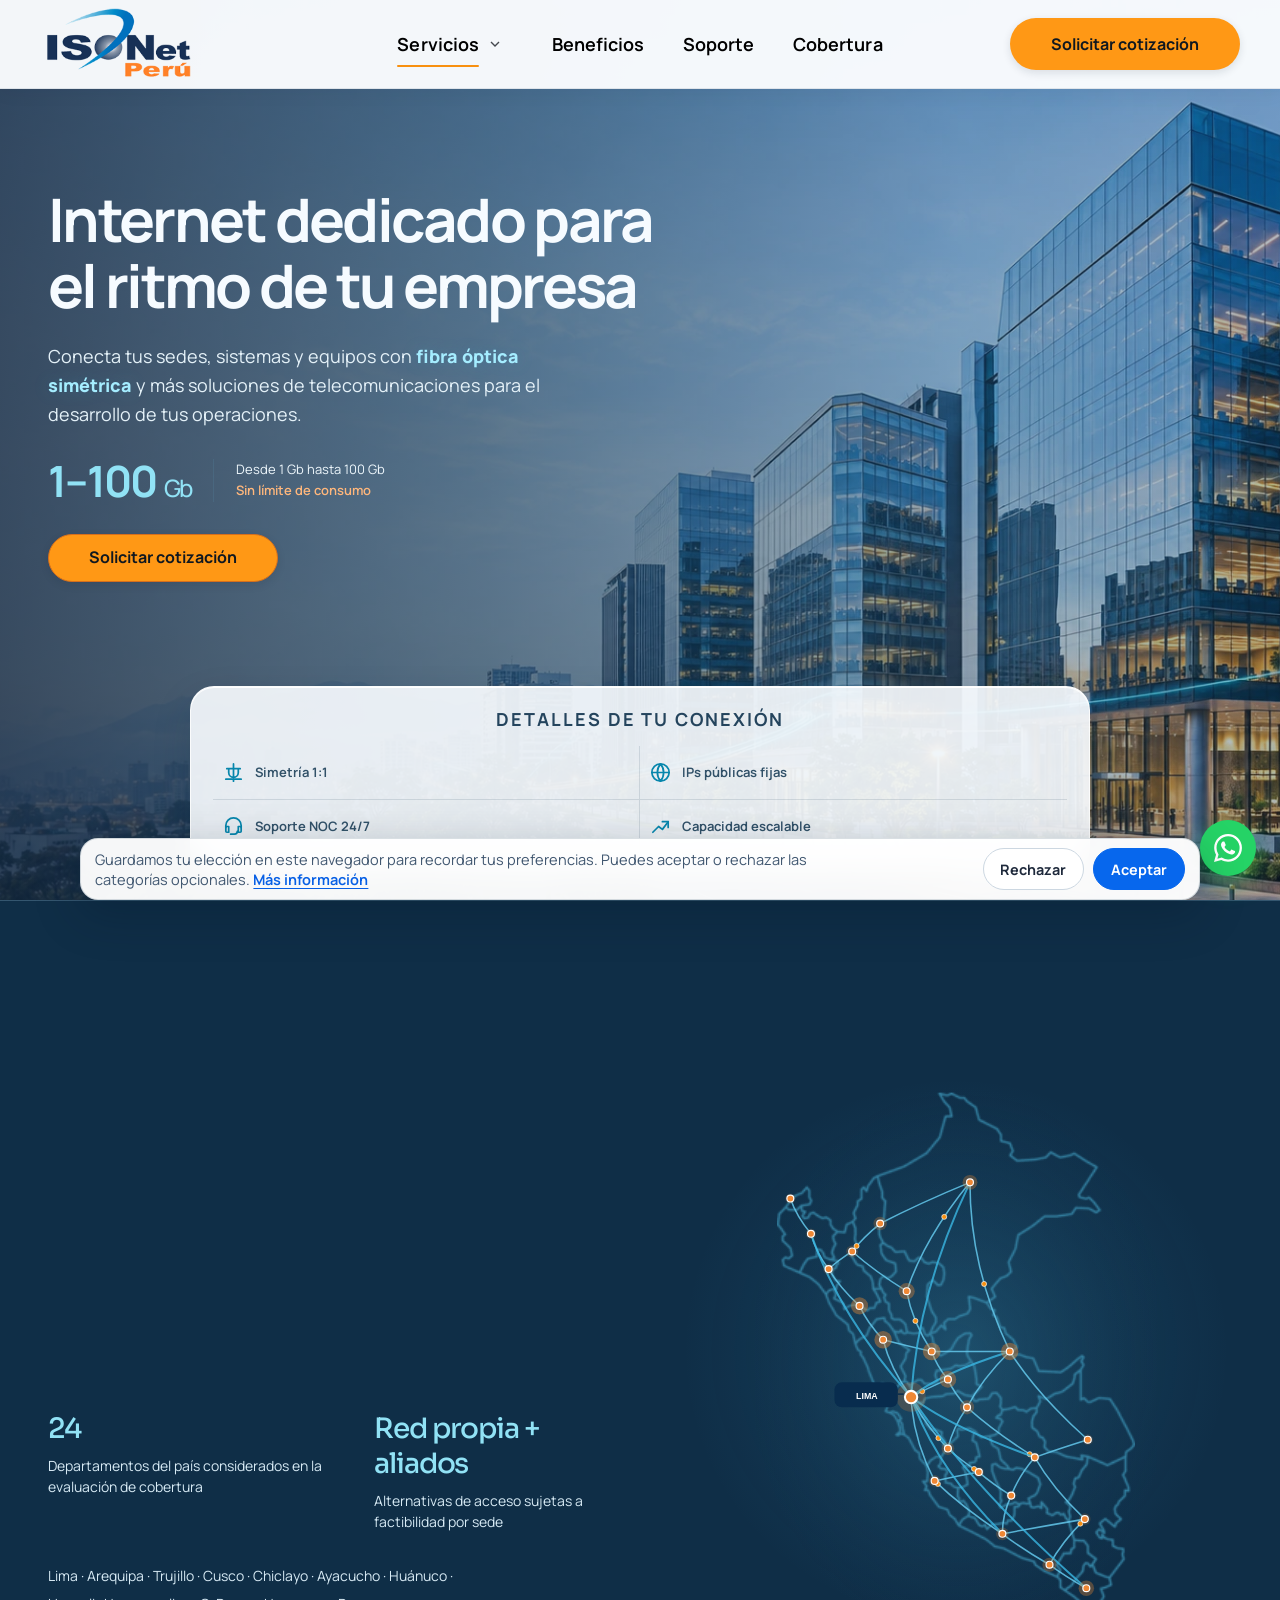
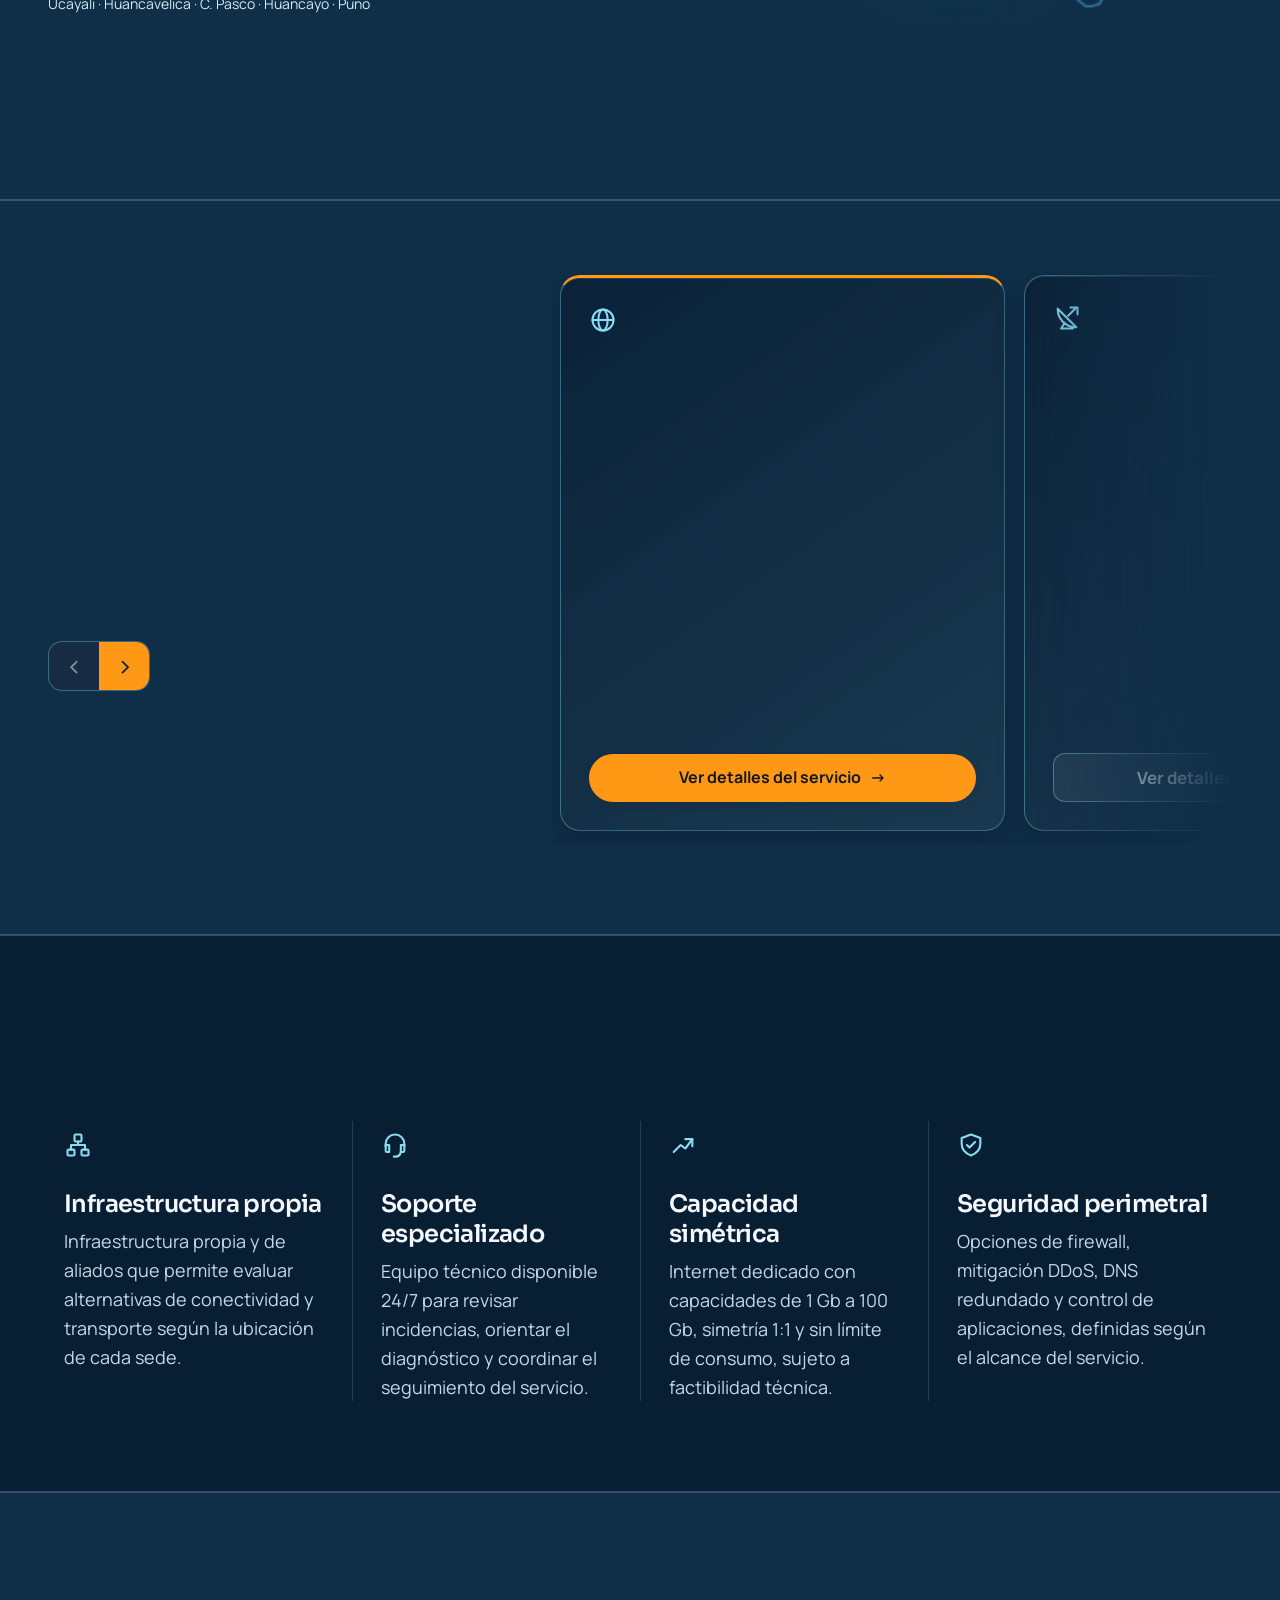
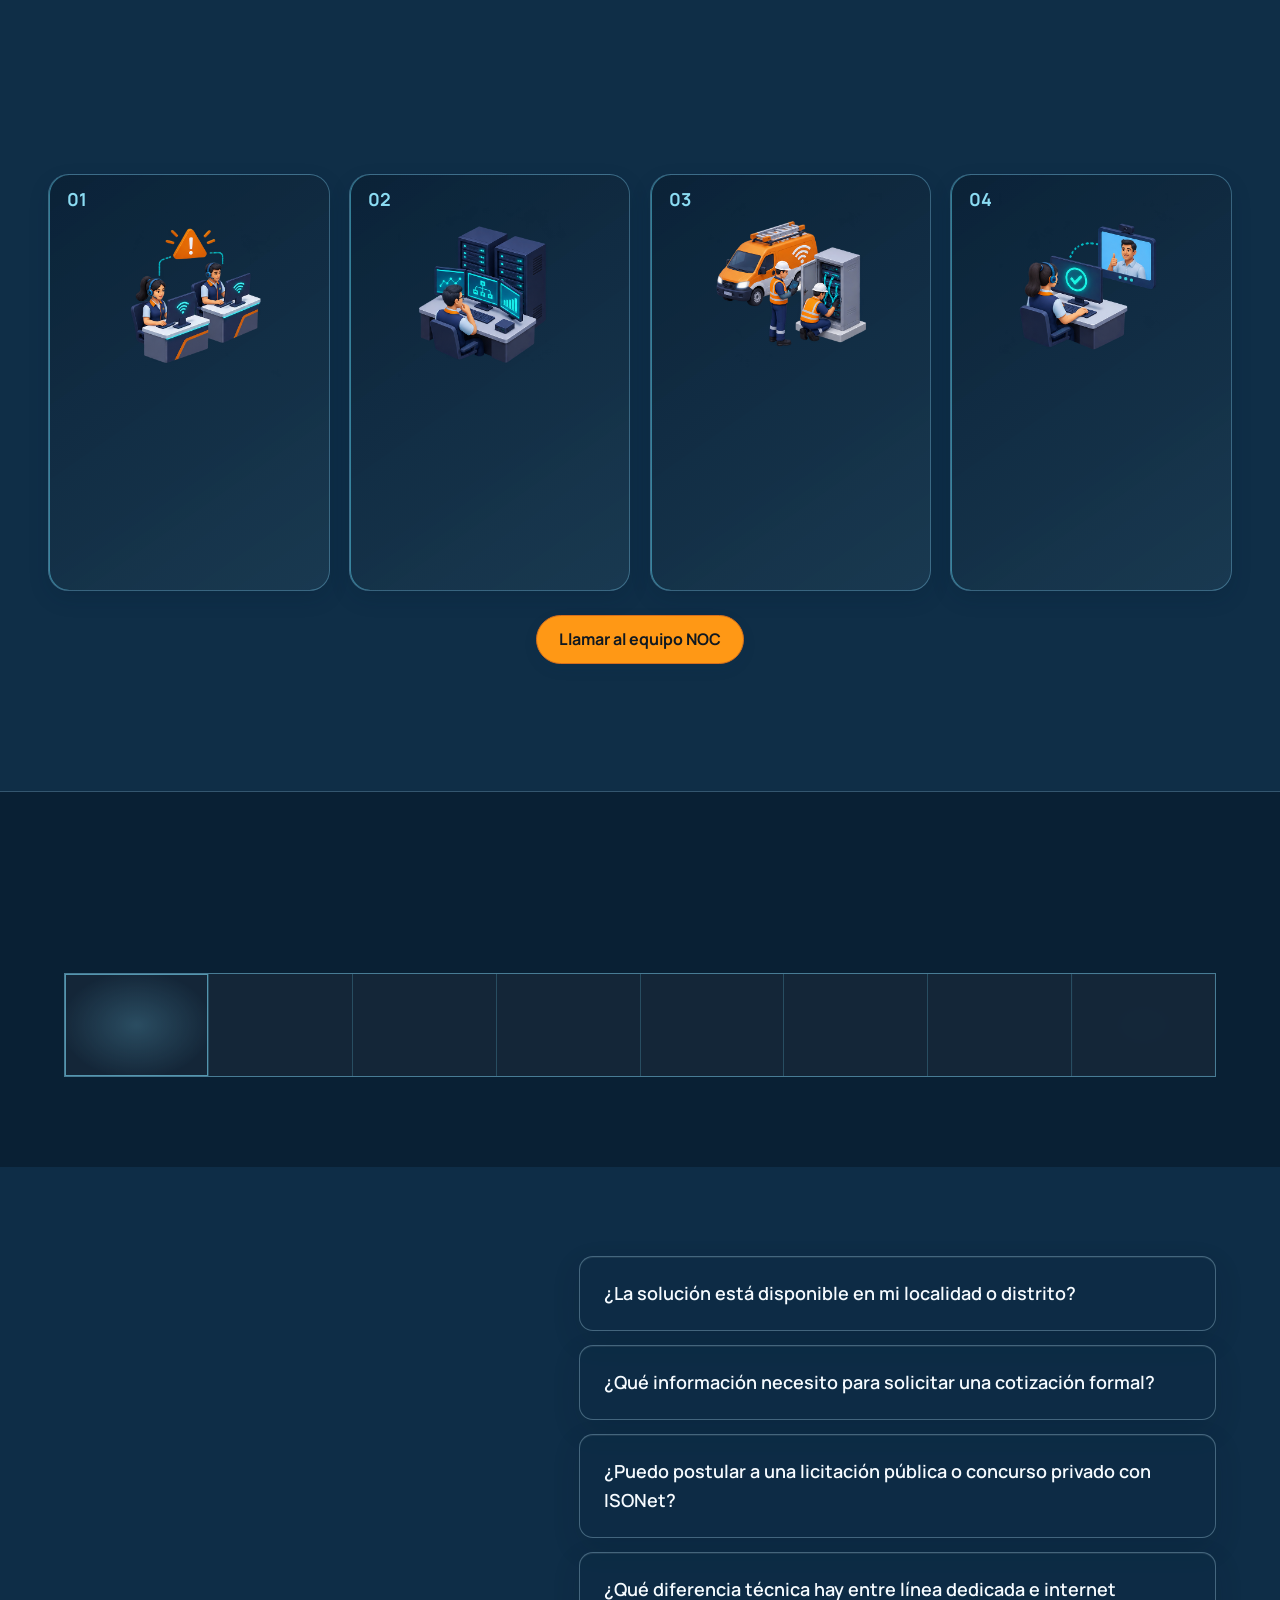
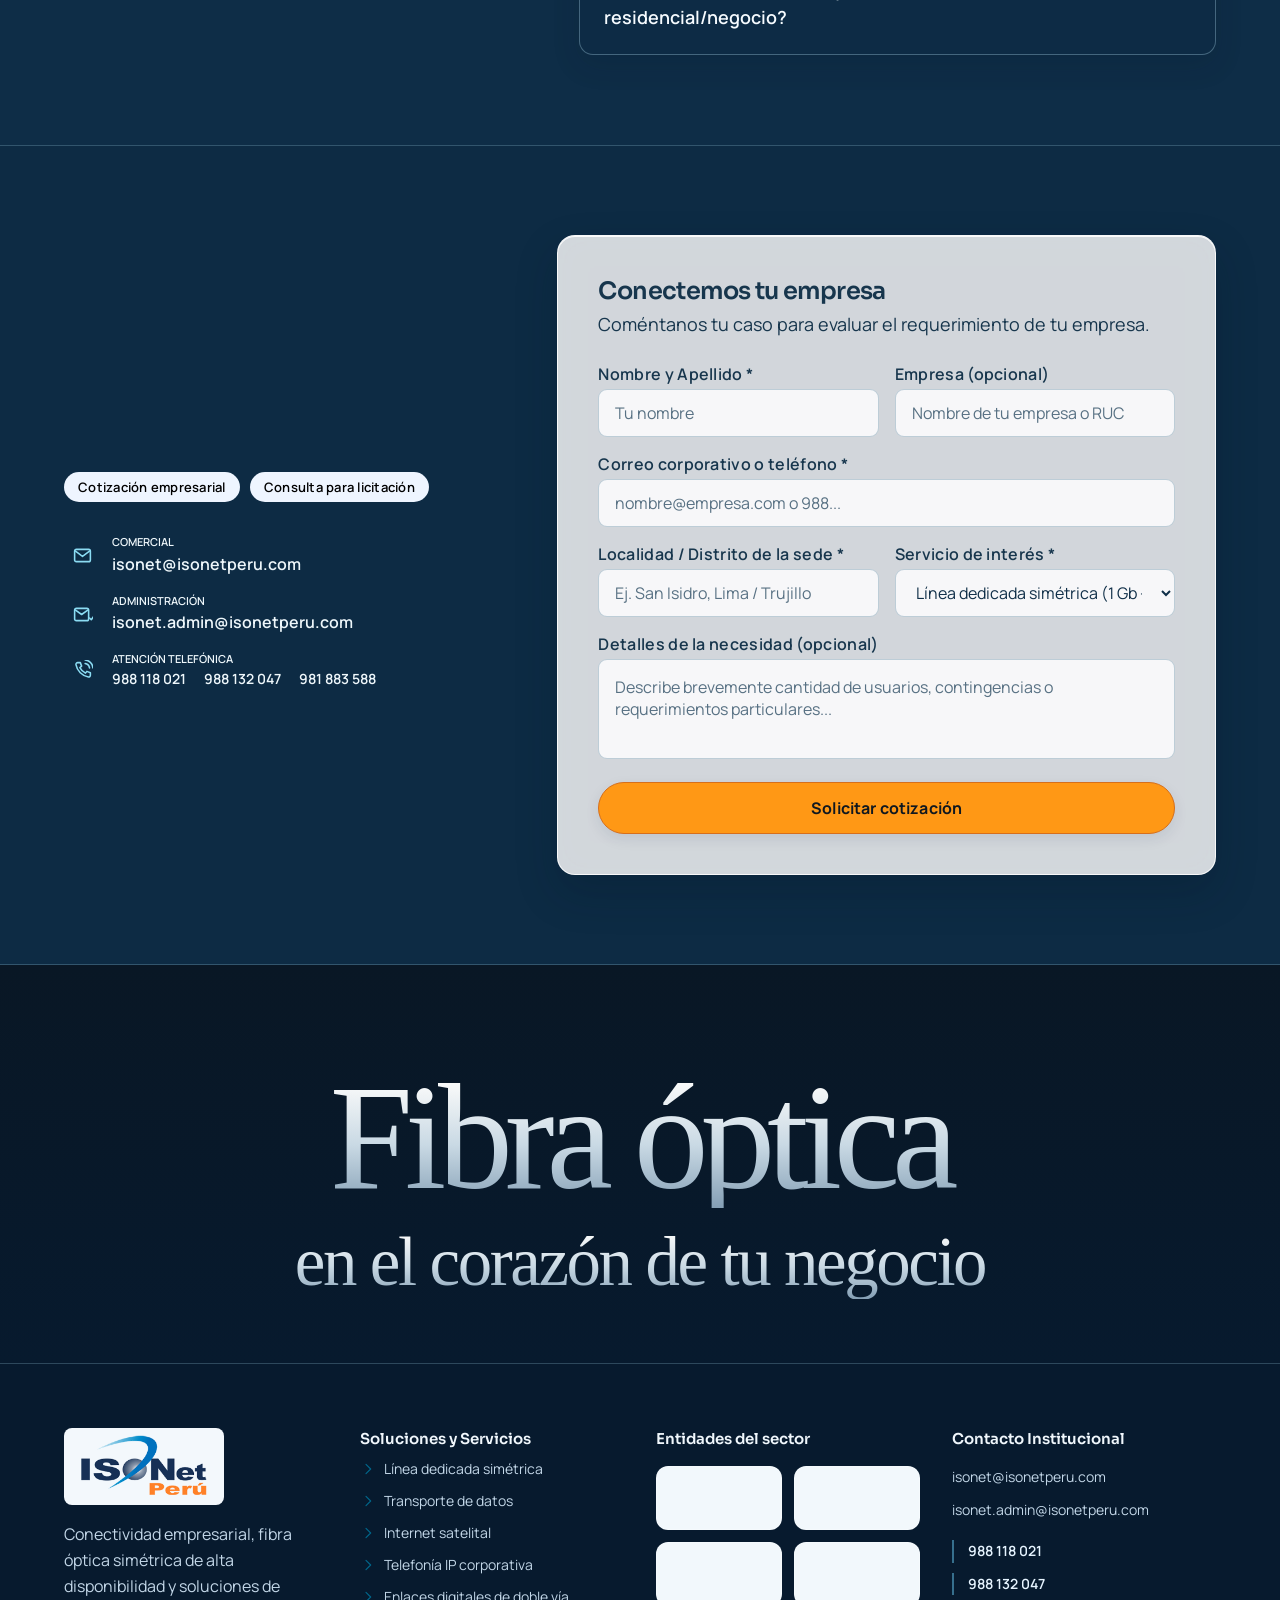
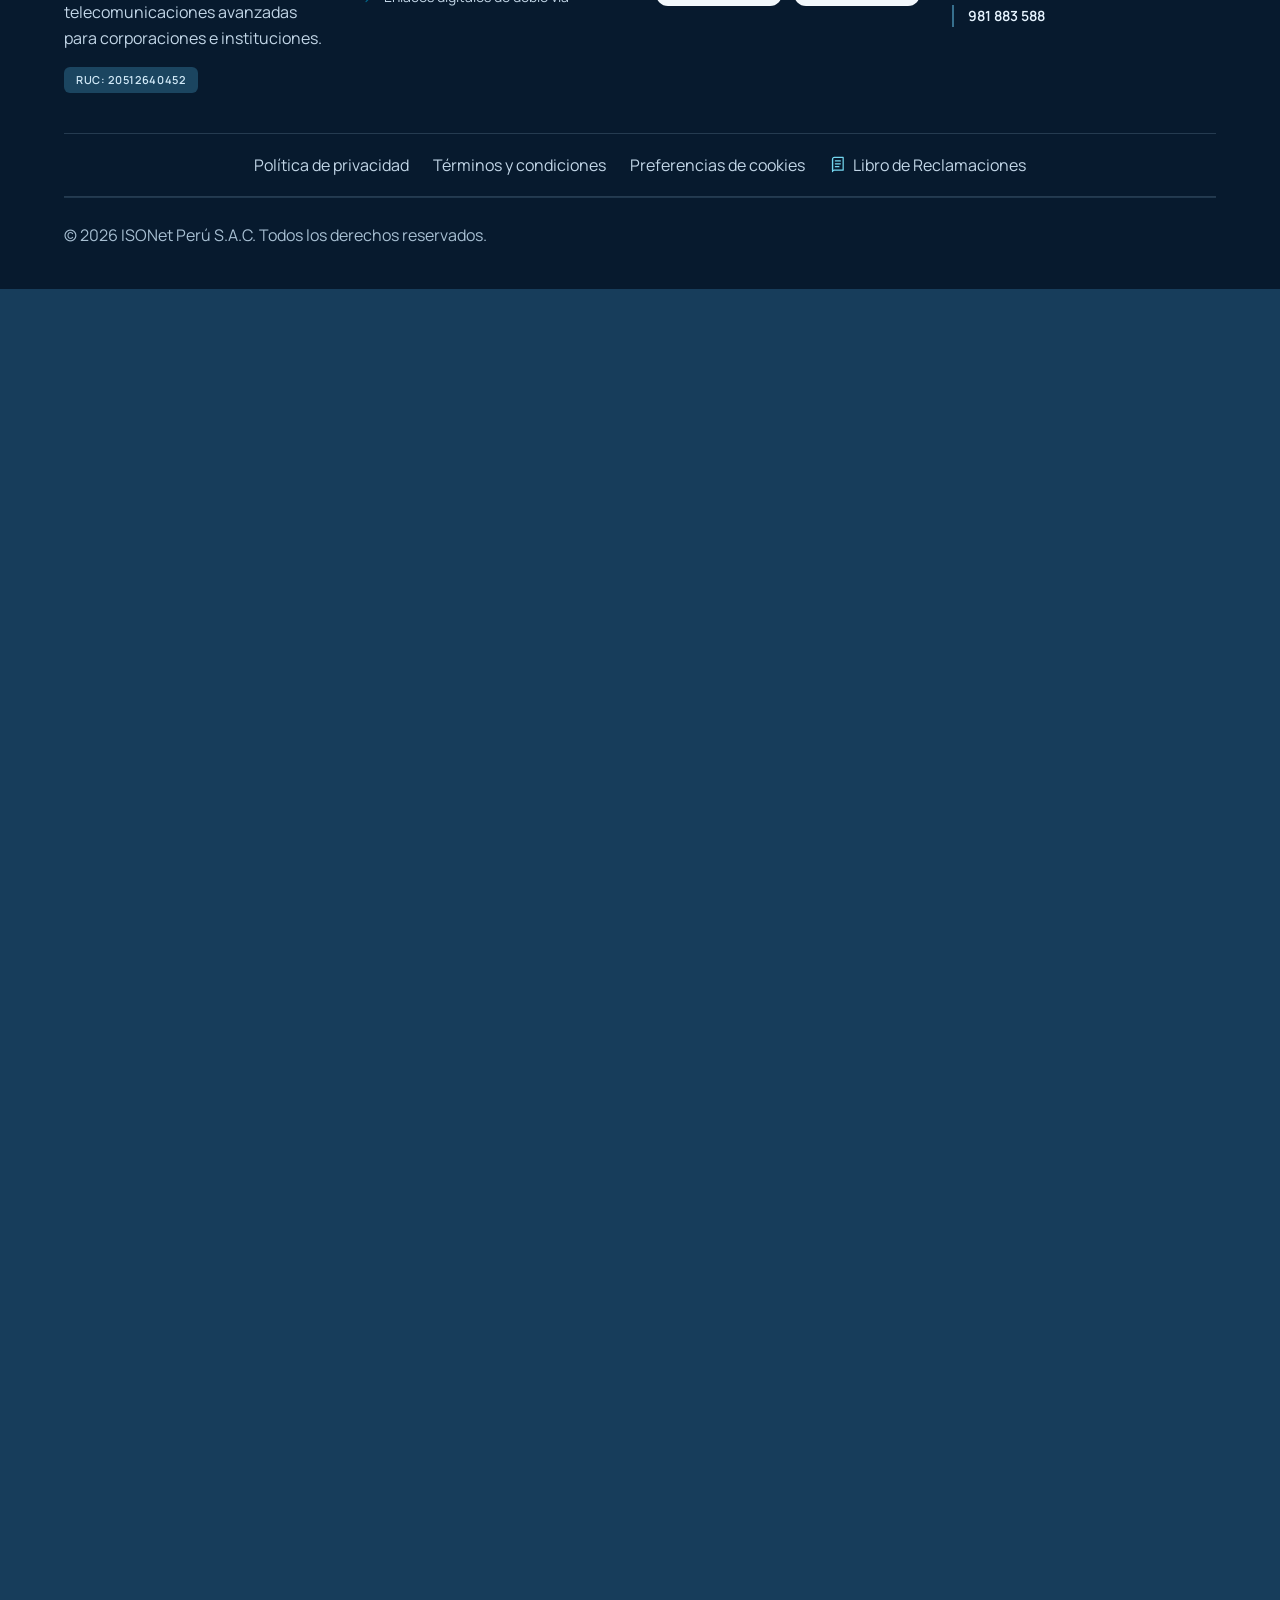
<file: index.html>
<!doctype html>
<html lang="es">
<head>
  <meta charset="utf-8">
  <meta name="viewport" content="width=device-width, initial-scale=1">
  <meta http-equiv="refresh" content="0; url=ISONet_Propuesta_Profesional/index.html">
  <title>ISONet Perú | Conectividad empresarial</title>
  <link rel="canonical" href="ISONet_Propuesta_Profesional/index.html">
</head>
<body>
  <p>Abriendo la propuesta de ISONet Perú. Si no redirige, <a href="ISONet_Propuesta_Profesional/index.html">ingresa aquí</a>.</p>
</body>
</html>
</file>
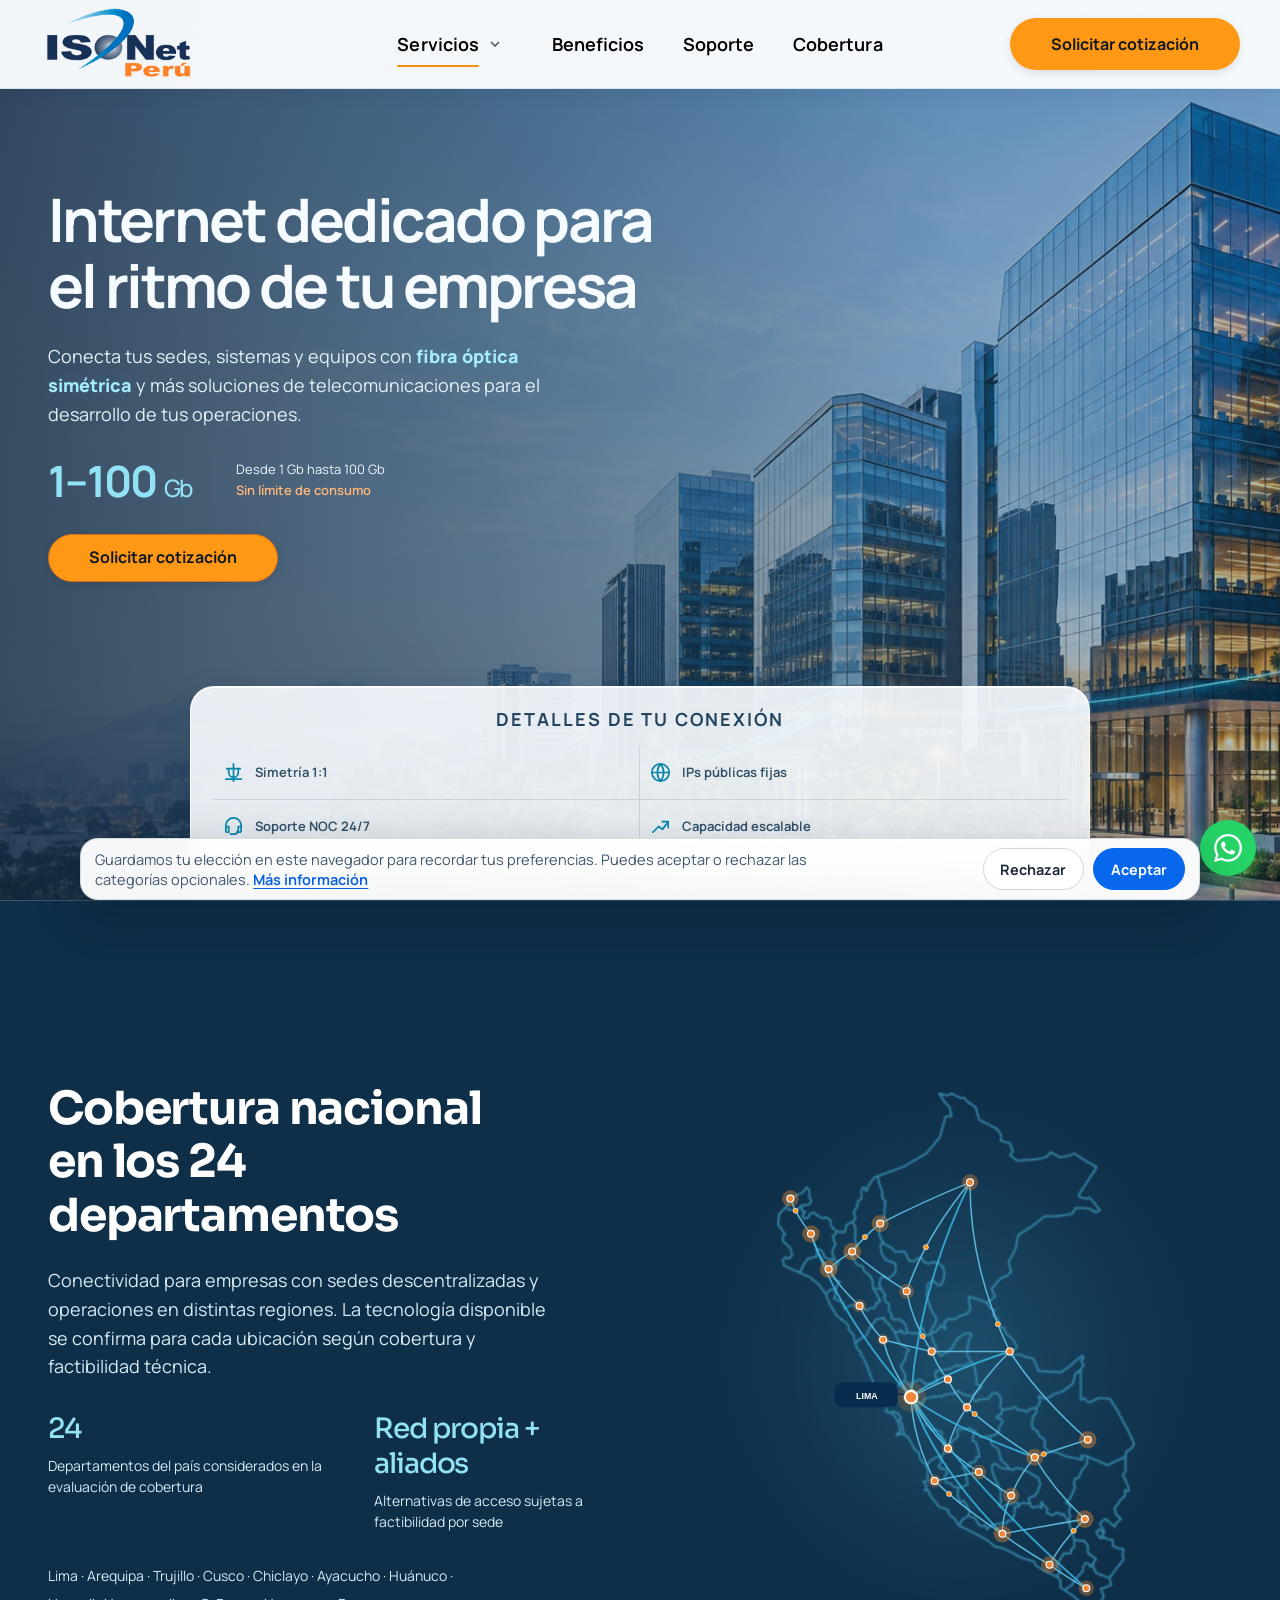
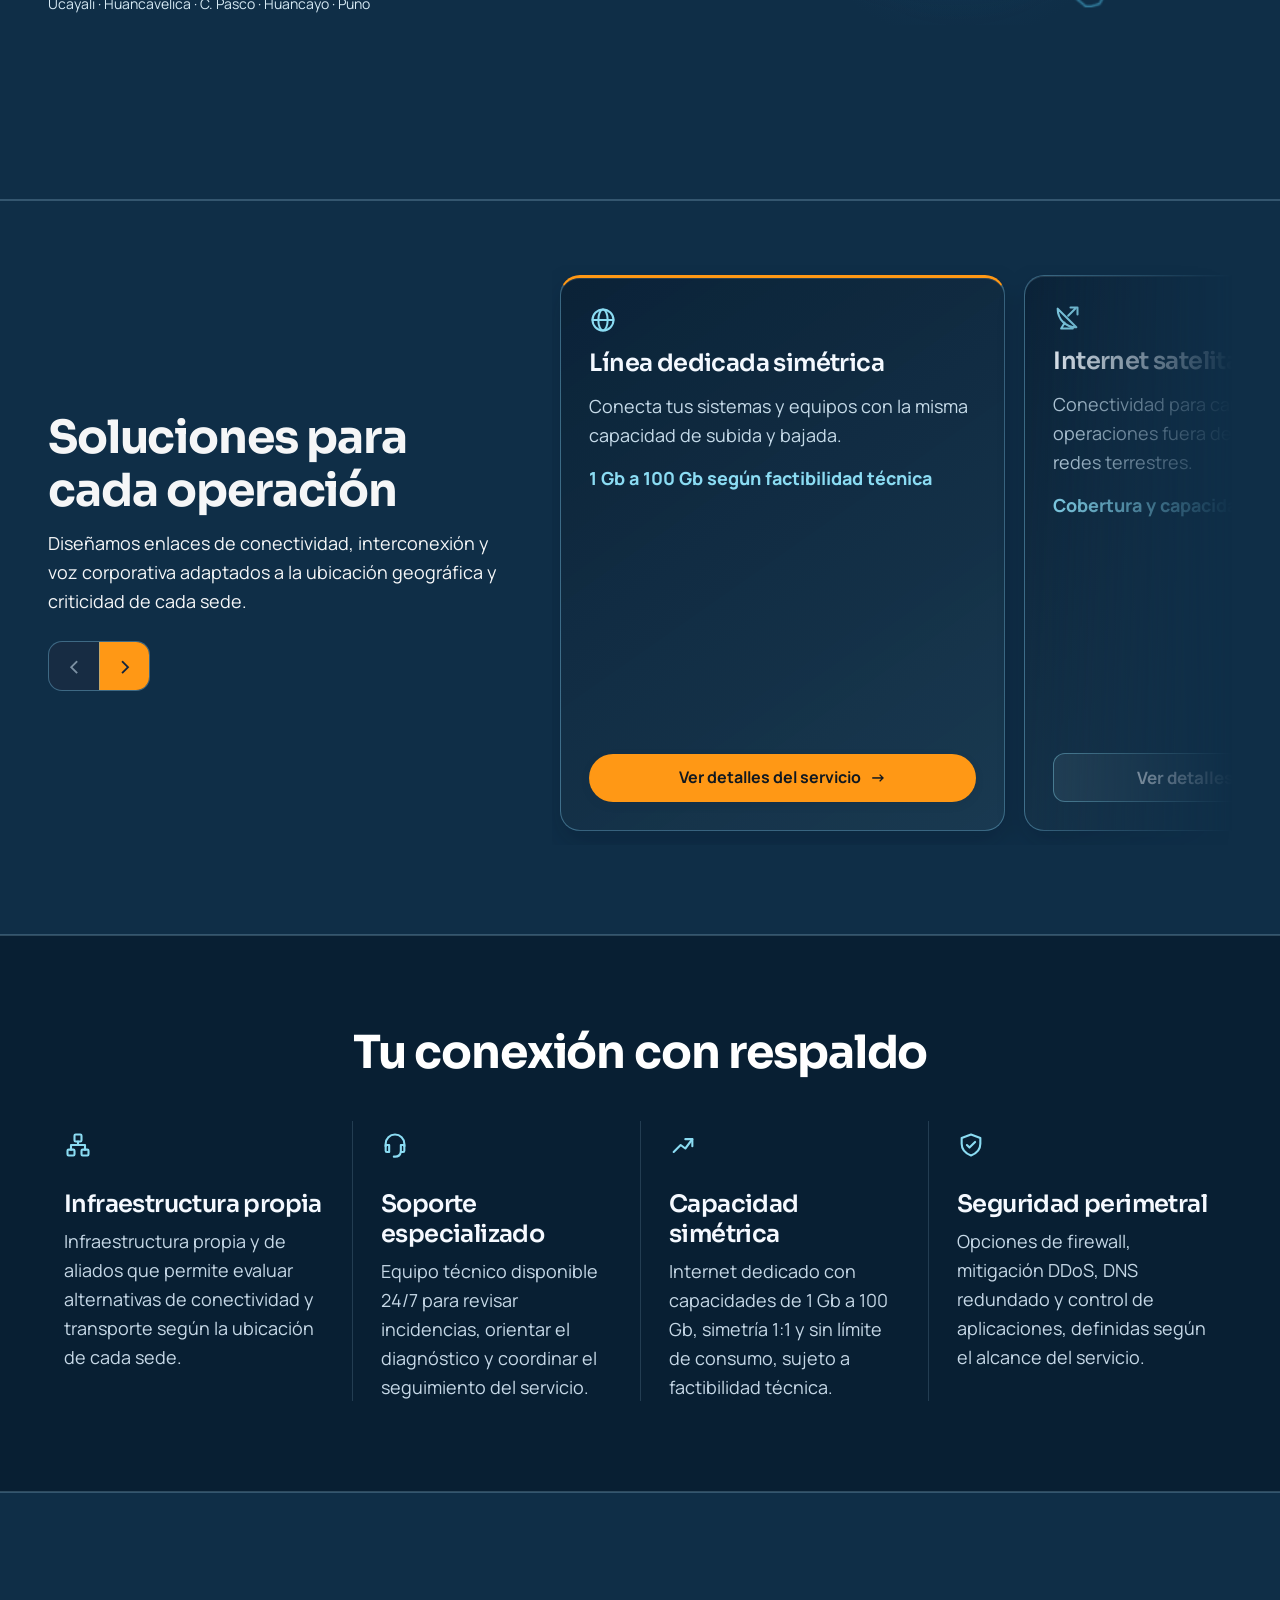
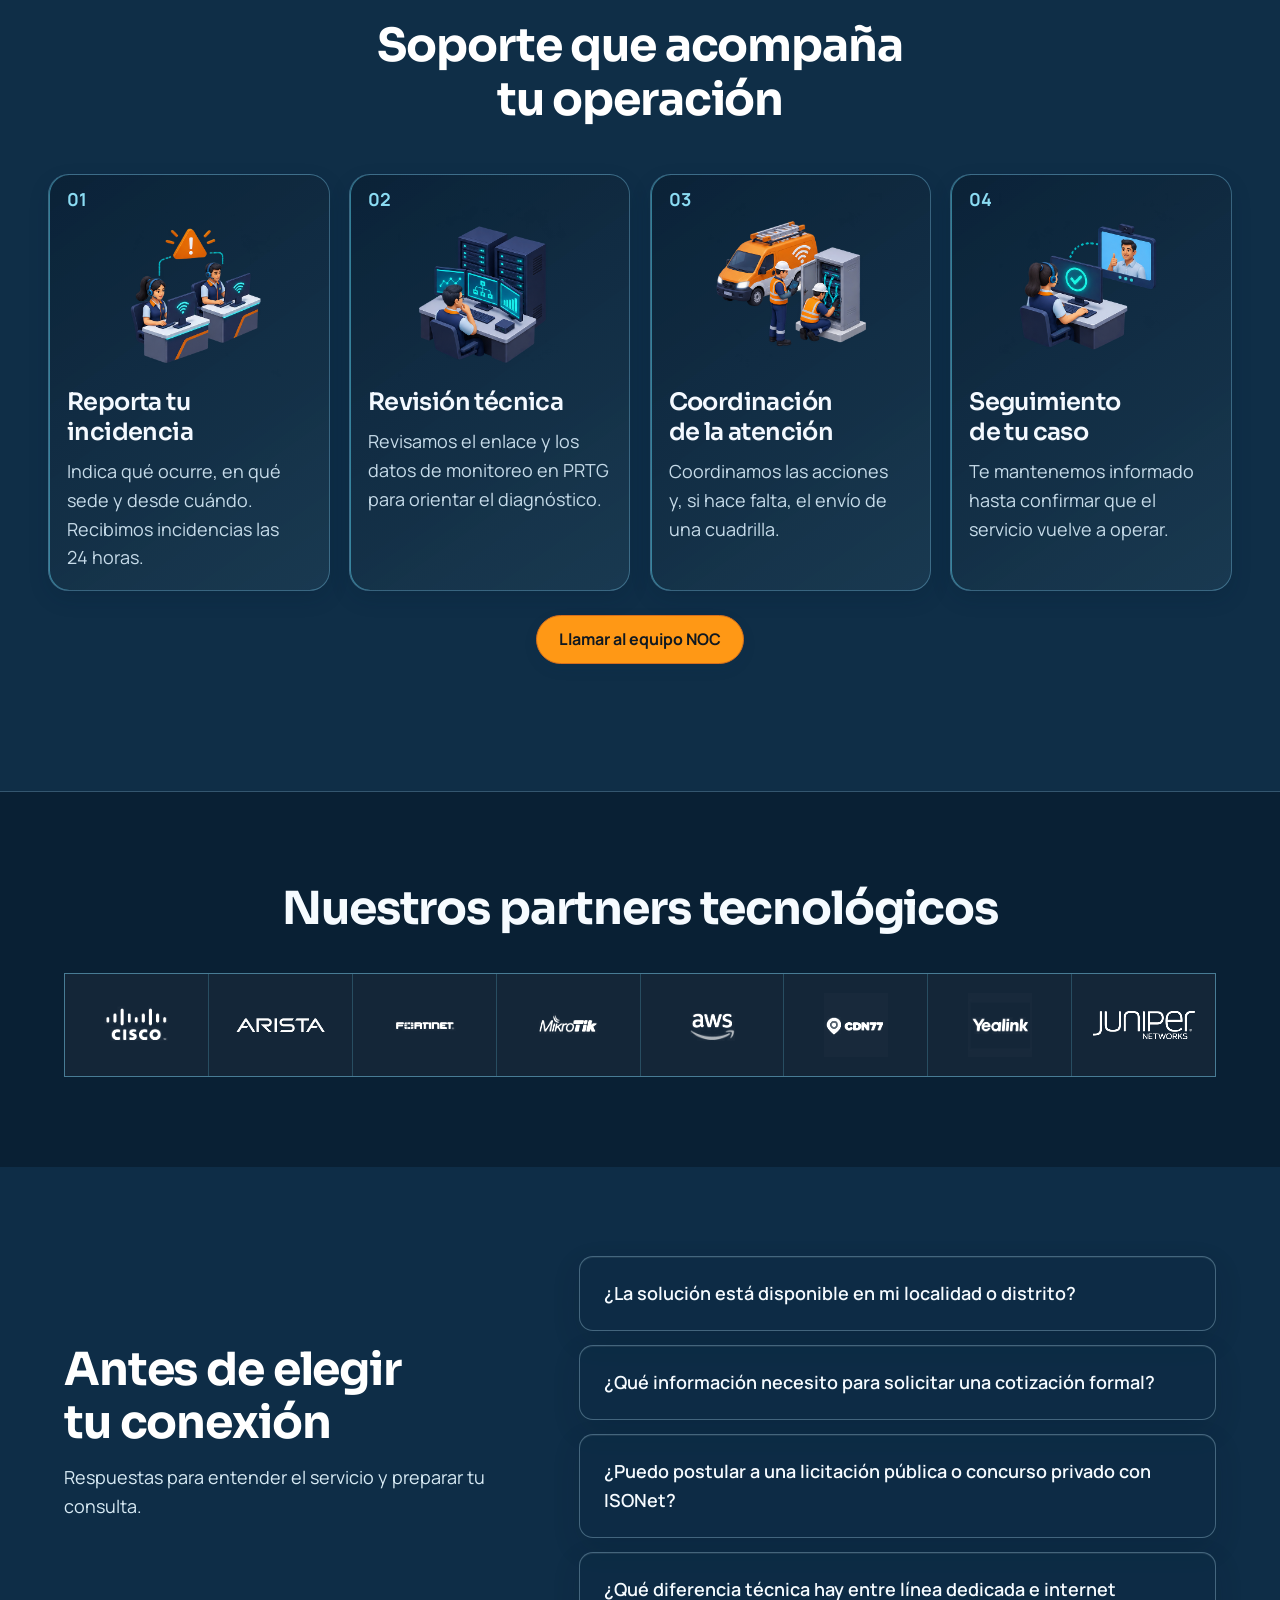
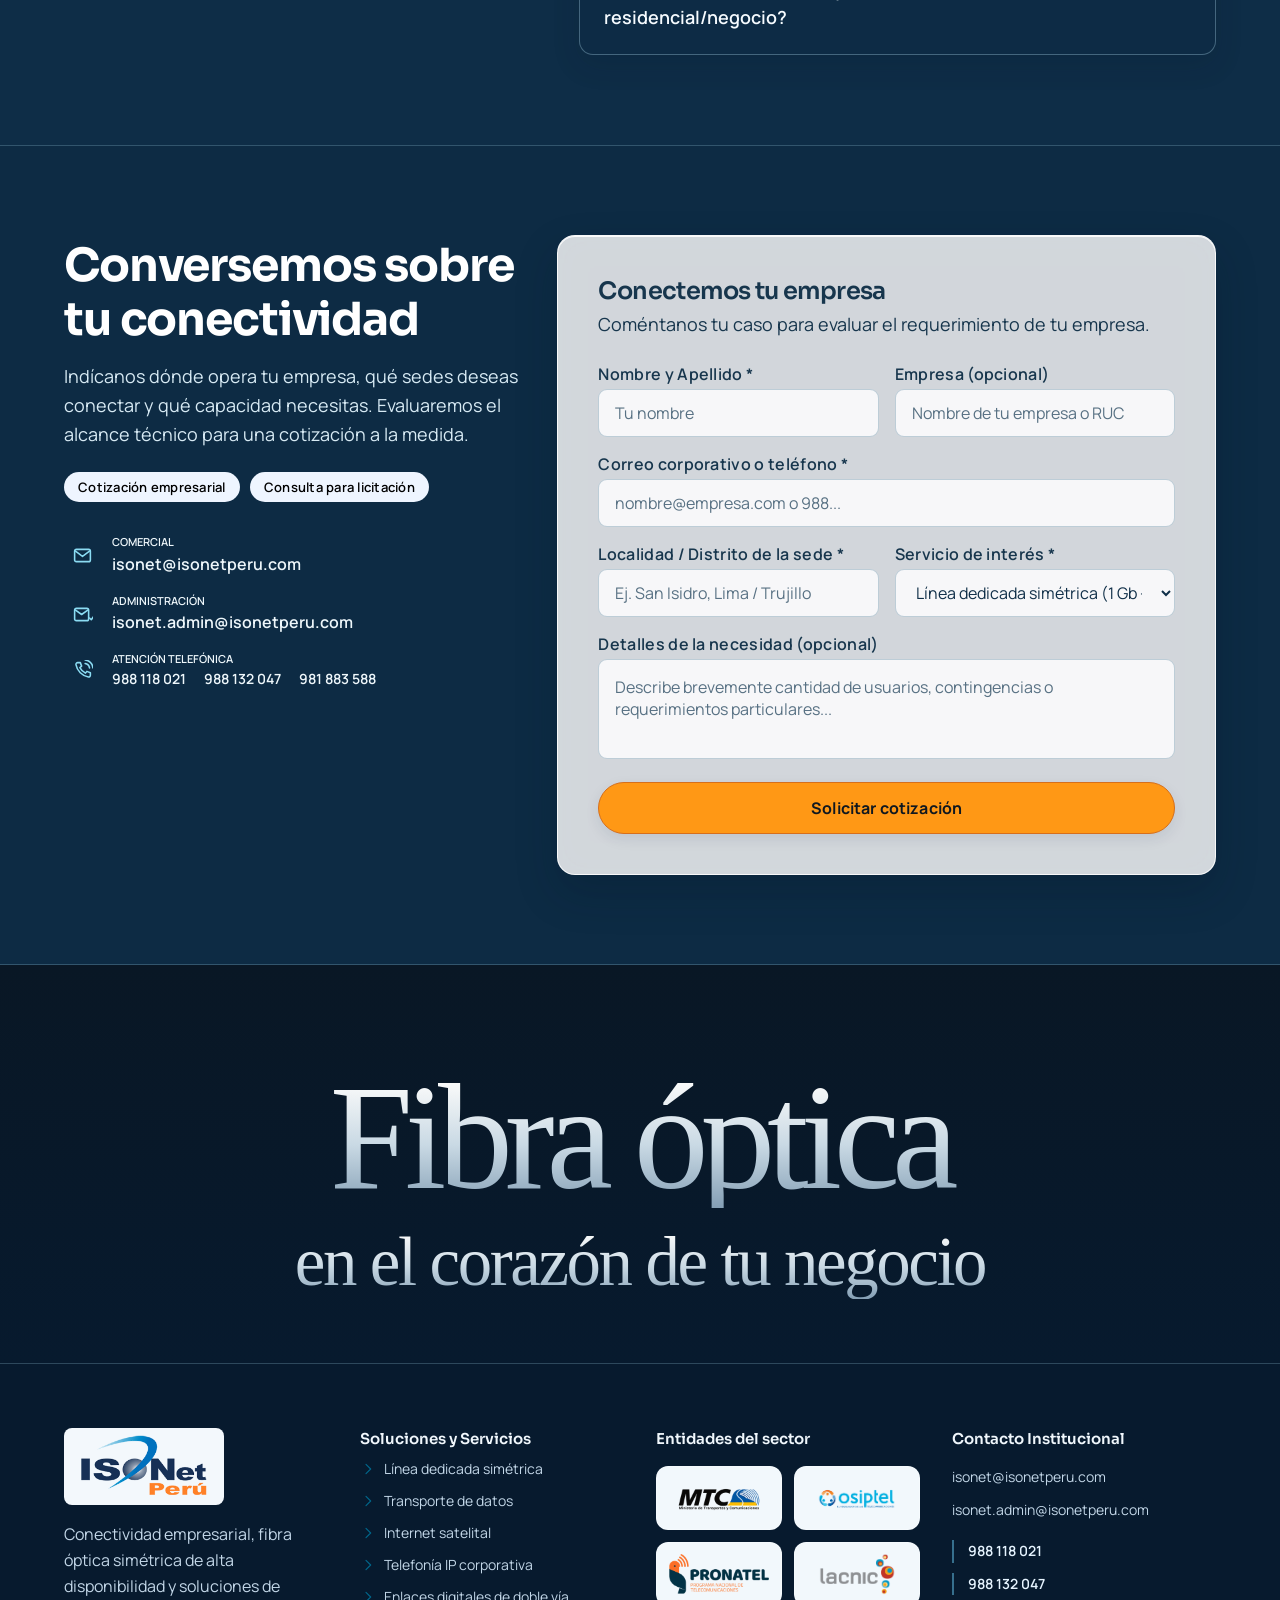
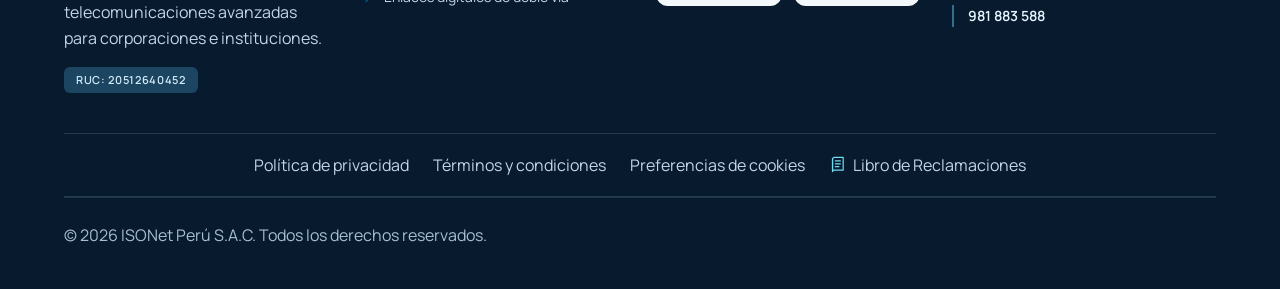
<file: ISONet_Propuesta_Profesional/index.html>
<!doctype html>

<html lang="es" data-type="service"><head><meta charset="utf-8"><title>ISONet Perú | Conectividad empresarial</title><meta name="description" content="Internet dedicado simétrico, transporte de datos, internet satelital, telefonía IP y enlaces digitales para empresas. Cobertura sujeta a evaluación técnica."><style>html{background-color:#173d5b}</style><link rel="stylesheet" href="../ISONet_Oficial/assets/index.css"><link rel="stylesheet" href="../ISONet_Oficial/assets/oficial.css?v=9"><meta name="robots" content="noindex,nofollow"><link rel="icon" href="../assets/v2/logo-oficial.svg" type="image/svg+xml"><meta name="page-type" content="service"><meta name="site-kind" content="tech"><link rel="stylesheet" href="propuesta.css?v=3"><link rel="stylesheet" href="portada-integrada.css?v=1"><link rel="stylesheet" href="secciones-conservadas.css?v=1"><link rel="stylesheet" href="ritmo-visual.css?v=1"><link rel="stylesheet" href="estilo-claro.css?v=2"><link rel="stylesheet" href="ajustes-portada.css?v=60"><link rel="stylesheet" href="navegacion-compartida.css?v=11"><link rel="stylesheet" href="legal.css?v=4"><link rel="preconnect" href="https://fonts.googleapis.com"><link rel="preconnect" href="https://fonts.gstatic.com" crossorigin><link href="https://fonts.googleapis.com/css2?family=Manrope:wght@400;500;600;700&family=Sora:wght@600;700&display=swap" rel="stylesheet"><link rel="stylesheet" href="identidad-isonet.css?v=26"><link rel="stylesheet" href="experiencia-isonet.css?v=18"><link rel="stylesheet" href="secciones-portada.css?v=8">
</head><body data-ux-polish data-home-design="integrated" data-visual-style="claro" data-glass-theme="blue" class="bg-background font-body-md text-on-surface antialiased"><svg class="inline-defs-container" aria-hidden="true" style="position:absolute;width:0;height:0;overflow:hidden"></svg><meta content="width=device-width, initial-scale=1.0" name="viewport"><meta content="web_standard" name="shell-type">
<style>@layer base{html,body{margin:0;padding:0;}body{overscroll-behavior:none;}main>:first-child{margin-top:0!important;}main>:last-child{margin-bottom:0!important;}}html{scrollbar-width:thin;scrollbar-color:rgba(178,201,214,.48) rgba(9,27,44,.16);overflow-x:clip}::-webkit-scrollbar{width:8px;height:8px}::-webkit-scrollbar:horizontal{display:none;height:0}::-webkit-scrollbar-track{background:rgba(9,27,44,.16)}::-webkit-scrollbar-thumb{background:rgba(178,201,214,.48);border:2px solid transparent;background-clip:padding-box;border-radius:999px}::-webkit-scrollbar-thumb:hover{background:rgba(202,220,230,.68);background-clip:padding-box}</style><header class="official-header"><div class="official-nav"><a class="official-brand" href="index.html" aria-label="ISONet Perú, inicio"><img src="../assets/v2/logo-oficial.svg" alt="ISONet Perú" width="438" height="220" class="official-logo"></a><button class="official-menu-toggle" aria-expanded="false" aria-controls="official-menu" aria-label="Abrir menú">☰</button><nav id="official-menu" aria-label="Navegación principal"><div class="official-solutions"><div class="official-solutions-trigger"><a class="official-solutions-link" href="#soluciones">Servicios</a><button class="official-solutions-toggle" type="button" aria-label="Mostrar lista de soluciones" aria-expanded="false" aria-controls="official-dropdown"><svg width="16" height="16" viewbox="0 0 24 24" fill="none" stroke="currentColor" stroke-width="2" aria-hidden="true"><path d="m6 9 6 6 6-6"></path></svg></button></div><div id="official-dropdown"><a href="linea-dedicada.html"><svg class="official-solution-icon" viewbox="0 0 24 24" fill="none" stroke="currentColor" stroke-width="1.75" stroke-linecap="round" stroke-linejoin="round" aria-hidden="true"><circle cx="12" cy="12" r="9"></circle><ellipse cx="12" cy="12" rx="4" ry="9"></ellipse><path d="M3 12h18"></path></svg><span>Línea dedicada simétrica</span></a><a href="transporte-datos.html"><svg class="official-solution-icon" viewbox="0 0 24 24" fill="none" stroke="currentColor" stroke-width="1.75" stroke-linecap="round" stroke-linejoin="round" aria-hidden="true"><rect x="9" y="2" width="6" height="6" rx="1"></rect><rect x="2" y="16" width="6" height="6" rx="1"></rect><rect x="16" y="16" width="6" height="6" rx="1"></rect><path d="M12 8v4H5v4m7-4h7v4"></path></svg><span>Transporte de datos</span></a><a href="internet-satelital.html"><svg class="official-solution-icon" viewbox="0 0 24 24" fill="none" stroke="currentColor" stroke-width="1.75" stroke-linecap="round" stroke-linejoin="round" aria-hidden="true"><path d="M4 4c0 9 7 16 16 16L4 4ZM10 16l-3 5h10M13 10l6-6M15 3h6v6"></path></svg><span>Internet satelital</span></a><a href="telefonia-ip.html"><svg class="official-solution-icon" viewbox="0 0 24 24" fill="none" stroke="currentColor" stroke-width="1.75" stroke-linecap="round" stroke-linejoin="round" aria-hidden="true"><path d="M22 16.9v3a2 2 0 0 1-2.2 2A20 20 0 0 1 2.1 4.2 2 2 0 0 1 4.1 2h3a2 2 0 0 1 2 1.7l.7 2.8a2 2 0 0 1-.4 2.1L8.1 9.9a16 16 0 0 0 6 6l1.3-1.3a2 2 0 0 1 2.1-.4l2.8.7a2 2 0 0 1 1.7 2Z"></path></svg><span>Telefonía IP</span></a><a href="enlaces-digitales.html"><svg class="official-solution-icon" viewbox="0 0 24 24" fill="none" stroke="currentColor" stroke-width="1.75" stroke-linecap="round" stroke-linejoin="round" aria-hidden="true"><path d="M4 21l8-17 8 17M7 15h10M10 9h4M3 4a13 13 0 0 0 0 11M21 4a13 13 0 0 1 0 11"></path></svg><span>Enlaces digitales de doble vía</span></a></div></div><a href="index.html#beneficios">Beneficios</a><a href="index.html#soporte">Soporte</a><a href="index.html#cobertura">Cobertura</a></nav><a class="official-quote" href="#cotizar">Solicitar cotización</a></div></header><main class="w-full pt-28 bg-background"><div class="flex flex-col w-full">

<section id="inicio" class="professional-hero"><div class="professional-hero-photo" aria-hidden="true"></div><div class="professional-wrap professional-hero-content"><h1>Internet dedicado para<br>el ritmo de tu empresa</h1><p class="professional-hero-lead">Conecta tus sedes, sistemas y equipos con <span class="hero-lead-emphasis">fibra óptica simétrica</span> y más soluciones de telecomunicaciones para el desarrollo de tus operaciones.</p><div class="professional-capacity"><strong>1–100 <span>Gb</span></strong><span>Desde 1 Gb hasta 100 Gb<br><b>Sin límite de consumo</b></span></div><div class="professional-hero-actions"><a class="professional-button" href="#cotizar">Solicitar cotización </a></div></div><aside class="hero-connectivity-panel" aria-labelledby="hero-connectivity-title">
  <p id="hero-connectivity-title">DETALLES DE TU CONEXIÓN</p>
  <ul class="hero-connectivity-grid">
    <li><svg viewBox="0 0 24 24" fill="none" stroke="currentColor" stroke-width="1.8" stroke-linecap="round" stroke-linejoin="round" aria-hidden="true"><path d="M12 3v18M5 8h14M7 8v4a5 5 0 0 0 10 0V8M4 19h16"/></svg><span>Simetría 1:1</span></li>
    <li><svg viewBox="0 0 24 24" fill="none" stroke="currentColor" stroke-width="1.8" stroke-linecap="round" stroke-linejoin="round" aria-hidden="true"><circle cx="12" cy="12" r="9"/><path d="M3 12h18M12 3a14 14 0 0 1 0 18M12 3a14 14 0 0 0 0 18"/></svg><span>IPs públicas fijas</span></li>
    <li><svg viewBox="0 0 24 24" fill="none" stroke="currentColor" stroke-width="1.8" stroke-linecap="round" stroke-linejoin="round" aria-hidden="true"><path d="M4 13v-2a8 8 0 0 1 16 0v2"/><path d="M4 12h3v6H5a1 1 0 0 1-1-1v-5Zm16 0h-3v6h2a1 1 0 0 0 1-1v-5ZM9 20h4a3 3 0 0 0 3-3"/></svg><span>Soporte NOC 24/7</span></li>
    <li><svg viewBox="0 0 24 24" fill="none" stroke="currentColor" stroke-width="1.8" stroke-linecap="round" stroke-linejoin="round" aria-hidden="true"><path d="M4 18 10 12l4 3 6-8"/><path d="M14 7h6v6"/></svg><span>Capacidad escalable</span></li>
  </ul>
</aside></section>

<div class="retained-design"><section class="home-coverage" id="cobertura"><div class="home-wrap home-coverage-layout"><div class="home-coverage-copy"><h2>Cobertura nacional<br>en los <em>24 departamentos</em></h2><p>Conectividad para empresas con sedes descentralizadas y operaciones en distintas regiones. La tecnología disponible se confirma para cada ubicación según cobertura y factibilidad técnica.</p><div class="home-coverage-facts"><div><strong>24</strong><span>Departamentos del país considerados en la evaluación de cobertura</span></div><div><strong>Red propia + aliados</strong><span>Alternativas de acceso sujetas a factibilidad por sede</span></div></div><div class="home-cities">Lima · Arequipa · Trujillo · Cusco · Chiclayo · Ayacucho · Huánuco · Ucayali · Huancavelica · C. Pasco · Huancayo · Puno</div></div><div class="home-map"><img src="assets/mapa-peru-cobertura.svg?v=2" alt="Mapa referencial del Perú con Lima como nodo principal de conectividad" width="480" height="590" loading="lazy"></div></div></section></div>

<div class="retained-design"><section id="soluciones" class="home-solutions" aria-labelledby="solutions-title">
  <div class="home-wrap glass-service-layout">
    <div class="home-section-head home-solutions-intro">
      <div>
        <h2 id="solutions-title">Soluciones para cada <em>operación</em></h2>
        <p>Diseñamos enlaces de conectividad, interconexión y voz corporativa adaptados a la ubicación geográfica y criticidad de cada sede.</p>
      </div>
      <div class="glass-service-controls" role="group" aria-label="Controles de soluciones">
        <button type="button" data-solution-step="-1" aria-controls="glass-service-track" aria-label="Solución anterior"><span aria-hidden="true">‹</span></button>
        <button type="button" data-solution-step="1" aria-controls="glass-service-track" aria-label="Solución siguiente"><span aria-hidden="true">›</span></button>
      </div>
    </div>
    <div class="glass-service-grid" id="glass-service-track" tabindex="0" role="region" aria-label="Catálogo de soluciones">
      <article class="glass-service-card">
        <svg class="glass-service-icon" viewBox="0 0 24 24" fill="none" stroke="currentColor" stroke-width="1.75" stroke-linecap="round" stroke-linejoin="round" aria-hidden="true"><circle cx="12" cy="12" r="9"></circle><ellipse cx="12" cy="12" rx="4" ry="9"></ellipse><path d="M3 12h18"></path></svg>
        <h3>Línea dedicada simétrica</h3>
        <p>Conecta tus sistemas y equipos con la misma capacidad de subida y bajada.</p>
        <p class="glass-service-fact">1 Gb a 100 Gb según factibilidad técnica</p>
        <a class="glass-service-link isonet-quote-button" href="linea-dedicada.html" aria-label="Ver detalles de Línea dedicada simétrica">Ver detalles del servicio <span aria-hidden="true">→</span></a>
      </article>
      <article class="glass-service-card">
        <svg class="glass-service-icon" viewBox="0 0 24 24" fill="none" stroke="currentColor" stroke-width="1.75" stroke-linecap="round" stroke-linejoin="round" aria-hidden="true"><path d="M4 4c0 9 7 16 16 16L4 4ZM10 16l-3 5h10M13 10l6-6M15 3h6v6"></path></svg>
        <h3>Internet satelital</h3>
        <p>Conectividad para campamentos y operaciones fuera del alcance de las redes terrestres.</p>
        <p class="glass-service-fact">Cobertura y capacidad según ubicación</p>
        <a class="glass-service-link" href="internet-satelital.html" aria-label="Ver detalles de Internet satelital">Ver detalles del servicio <span aria-hidden="true">→</span></a>
      </article>
      <article class="glass-service-card">
        <svg class="glass-service-icon" viewBox="0 0 24 24" fill="none" stroke="currentColor" stroke-width="1.75" stroke-linecap="round" stroke-linejoin="round" aria-hidden="true"><rect x="9" y="2" width="6" height="6" rx="1"></rect><rect x="2" y="16" width="6" height="6" rx="1"></rect><rect x="16" y="16" width="6" height="6" rx="1"></rect><path d="M12 8v4H5v4m7-4h7v4"></path></svg>
        <h3>Transporte de datos</h3>
        <p>Conecta sedes y redes para compartir información y recursos de tu organización.</p>
        <p class="glass-service-fact">Interconexión entre sedes y centros de datos</p>
        <a class="glass-service-link" href="transporte-datos.html" aria-label="Ver detalles de Transporte de datos">Ver detalles del servicio <span aria-hidden="true">→</span></a>
      </article>
      <article class="glass-service-card">
        <svg class="glass-service-icon" viewBox="0 0 24 24" fill="none" stroke="currentColor" stroke-width="1.75" stroke-linecap="round" stroke-linejoin="round" aria-hidden="true"><path d="M4 21l8-17 8 17M7 15h10M10 9h4M3 4a13 13 0 0 0 0 11M21 4a13 13 0 0 1 0 11"></path></svg>
        <h3>Enlaces digitales de doble vía</h3>
        <p>Comunica ubicaciones de tu operación mediante radiofrecuencia bidireccional.</p>
        <p class="glass-service-fact">Radioenlaces de doble vía</p>
        <a class="glass-service-link" href="enlaces-digitales.html" aria-label="Ver detalles de Enlaces digitales de doble vía">Ver detalles del servicio <span aria-hidden="true">→</span></a>
      </article>
      <article class="glass-service-card">
        <svg class="glass-service-icon" viewBox="0 0 24 24" fill="none" stroke="currentColor" stroke-width="1.75" stroke-linecap="round" stroke-linejoin="round" aria-hidden="true"><path d="M22 16.9v3a2 2 0 0 1-2.2 2A20 20 0 0 1 2.1 4.2 2 2 0 0 1 4.1 2h3a2 2 0 0 1 2 1.7l.7 2.8a2 2 0 0 1-.4 2.1L8.1 9.9a16 16 0 0 0 6 6l1.3-1.3a2 2 0 0 1 2.1-.4l2.8.7a2 2 0 0 1 1.7 2Z"></path></svg>
        <h3>Telefonía IP</h3>
        <p>Comunicación de voz para atender clientes y coordinar a tus equipos.</p>
        <p class="glass-service-fact">Voz sobre IP para empresas</p>
        <a class="glass-service-link" href="telefonia-ip.html" aria-label="Ver detalles de Telefonía IP">Ver detalles del servicio <span aria-hidden="true">→</span></a>
      </article>
    </div>
  </div>
</section></div>

<section class="w-full py-space-2xl bg-background" id="beneficios">
<div class="max-w-7xl mx-auto px-margin md:px-margin-md lg:px-margin-lg">
<div class="text-center max-w-2xl mx-auto mb-space-xl">

<h2 class="font-headline-xl text-headline-xl text-primary font-bold mt-1">
          Tu conexión <span class="text-secondary">con respaldo</span>
</h2>
</div>
<div class="grid grid-cols-1 md:grid-cols-2 lg:grid-cols-4 gap-gutter">

<div class="p-7 rounded-2xl bg-surface-container-lowest shadow-[0_8px_24px_-4px_rgba(8,44,78,0.05)] hover:-translate-y-1.5 transition-all">
<div class="w-12 h-12 rounded-xl bg-surface-container-low flex items-center justify-center text-secondary mb-5">
<svg class="isonet-ui-icon isonet-large-icon" viewBox="0 0 24 24" fill="none" stroke="currentColor" stroke-width="1.8" stroke-linecap="round" stroke-linejoin="round" aria-hidden="true"><rect x="9" y="3" width="6" height="6" rx="1"/><rect x="3" y="16" width="6" height="5" rx="1"/><rect x="15" y="16" width="6" height="5" rx="1"/><path d="M12 9v3H6v4m6-4h6v4"/></svg>
</div>
<h3 class="font-headline-sm text-headline-sm text-primary font-bold mb-2">Infraestructura propia</h3>
<p class="font-body-sm text-body-sm text-on-surface-variant leading-relaxed">
            Infraestructura propia y de aliados que permite evaluar alternativas de conectividad y transporte según la ubicación de cada sede.
          </p>
</div>

<div class="p-7 rounded-2xl bg-surface-container-lowest shadow-[0_8px_24px_-4px_rgba(8,44,78,0.05)] hover:-translate-y-1.5 transition-all">
<div class="w-12 h-12 rounded-xl bg-surface-container-low flex items-center justify-center text-secondary mb-5">
<svg class="isonet-ui-icon isonet-large-icon" viewBox="0 0 24 24" fill="none" stroke="currentColor" stroke-width="1.8" stroke-linecap="round" stroke-linejoin="round" aria-hidden="true"><path d="M4 13v-2a8 8 0 0 1 16 0v2"/><path d="M4 12h3v6H5a1 1 0 0 1-1-1v-5Zm16 0h-3v6h2a1 1 0 0 0 1-1v-5Z"/><path d="M17 18a5 5 0 0 1-5 4h-1"/></svg>
</div>
<h3 class="font-headline-sm text-headline-sm text-primary font-bold mb-2">Soporte especializado</h3>
<p class="font-body-sm text-body-sm text-on-surface-variant leading-relaxed">
            Equipo técnico disponible 24/7 para revisar incidencias, orientar el diagnóstico y coordinar el seguimiento del servicio.
          </p>
</div>

<div class="p-7 rounded-2xl bg-surface-container-lowest shadow-[0_8px_24px_-4px_rgba(8,44,78,0.05)] hover:-translate-y-1.5 transition-all">
<div class="w-12 h-12 rounded-xl bg-surface-container-low flex items-center justify-center text-secondary mb-5">
<svg class="isonet-ui-icon isonet-large-icon" viewBox="0 0 24 24" fill="none" stroke="currentColor" stroke-width="1.8" stroke-linecap="round" stroke-linejoin="round" aria-hidden="true"><path d="M4 18 10 12l4 3 6-8"/><path d="M14 7h6v6"/></svg>
</div>
<h3 class="font-headline-sm text-headline-sm text-primary font-bold mb-2">Capacidad simétrica</h3>
<p class="font-body-sm text-body-sm text-on-surface-variant leading-relaxed">
            Internet dedicado con capacidades de 1 Gb a 100 Gb, simetría 1:1 y sin límite de consumo, sujeto a factibilidad técnica.
          </p>
</div>

<div class="p-7 rounded-2xl bg-surface-container-lowest shadow-[0_8px_24px_-4px_rgba(8,44,78,0.05)] hover:-translate-y-1.5 transition-all">
<div class="w-12 h-12 rounded-xl bg-surface-container-low flex items-center justify-center text-secondary mb-5">
<svg class="isonet-ui-icon isonet-large-icon" viewBox="0 0 24 24" fill="none" stroke="currentColor" stroke-width="1.8" stroke-linecap="round" stroke-linejoin="round" aria-hidden="true"><path d="M12 3 20 6v5c0 5-3.4 8.3-8 10-4.6-1.7-8-5-8-10V6l8-3Z"/><path d="m8.5 12 2.2 2.2 4.8-4.8"/></svg>
</div>
<h3 class="font-headline-sm text-headline-sm text-primary font-bold mb-2">Seguridad perimetral</h3>
<p class="font-body-sm text-body-sm text-on-surface-variant leading-relaxed">
            Opciones de firewall, mitigación DDoS, DNS redundado y control de aplicaciones, definidas según el alcance del servicio.
          </p>
</div>
</div>
</div>
</section>

<div class="retained-design"><section id="soporte" class="home-support"><div class="home-wrap"><div class="home-section-head"><h2>Soporte que acompaña<br><em>tu operación</em></h2></div><ol class="home-support-gallery">
  <li class="home-support-card"><span aria-hidden="true">01</span><div class="home-support-art" aria-hidden="true"></div><h3>Reporta tu incidencia</h3><p>Indica qué ocurre, en qué sede y desde cuándo. Recibimos incidencias las 24 horas.</p></li>
  <li class="home-support-card"><span aria-hidden="true">02</span><div class="home-support-art" aria-hidden="true"></div><h3>Revisión técnica</h3><p>Revisamos el enlace y los datos de monitoreo en PRTG para orientar el diagnóstico.</p></li>
  <li class="home-support-card"><span aria-hidden="true">03</span><div class="home-support-art" aria-hidden="true"></div><h3>Coordinación de la atención</h3><p>Coordinamos las acciones y, si hace falta, el envío de una cuadrilla.</p></li>
  <li class="home-support-card"><span aria-hidden="true">04</span><div class="home-support-art" aria-hidden="true"></div><h3>Seguimiento de tu caso</h3><p>Te mantenemos informado hasta confirmar que el servicio vuelve a operar.</p></li>
</ol>
<div class="home-support-links"><a class="home-button" href="tel:+51988118021">Llamar al equipo NOC</a></div>
</div></section></div>

<section aria-labelledby="partners-title" class="official-partners-section w-full py-space-xl bg-[#142638] text-white">
<div class="max-w-7xl mx-auto px-margin md:px-margin-md lg:px-margin-lg">
<div class="text-center mb-8">
<h2 id="partners-title">Nuestros partners tecnológicos</h2>
</div>

<svg width="0" height="0" aria-hidden="true" focusable="false" style="position:absolute">
  <filter id="arista-wordmark" color-interpolation-filters="sRGB">
    <feColorMatrix type="matrix" values="0 0 0 0 1  0 0 0 0 1  0 0 0 0 1  1.2 0 0 0 -.2"/>
  </filter>
</svg>
<ul class="glass-partner-grid" aria-label="Partners tecnológicos">
  <li class="official-partner-logo"><img src="../partners/p6.jpg" alt="Cisco" width="180" height="84" loading="lazy"></li>
  <li class="official-partner-logo"><img src="../partners/arista.jpeg" alt="Arista" width="180" height="84" loading="lazy"></li>
  <li class="official-partner-logo"><img src="../partners/p3.jpg" alt="Fortinet" width="180" height="84" loading="lazy"></li>
  <li class="official-partner-logo"><img src="../partners/p4.jpg" alt="MikroTik" width="180" height="84" loading="lazy"></li>
  <li class="official-partner-logo"><img src="../partners/p5.jpg" alt="AWS" width="180" height="84" loading="lazy"></li>
  <li class="official-partner-logo"><img src="../partners/p2.jpg" alt="CDN77" width="180" height="84" loading="lazy"></li>
  <li class="official-partner-logo"><img src="../partners/p1.jpg" alt="Yealink" width="180" height="84" loading="lazy"></li>
  <li class="official-partner-logo"><img src="../partners/juniper.png" alt="Juniper Networks" width="800" height="207" loading="lazy"></li>
</ul>
</div>
</section>

<section class="official-section official-faq" id="faq"><div class="official-container official-faq-grid"><div class="official-section-heading"><h2>Antes de elegir tu <span class="text-secondary">conexión</span></h2> <p>Respuestas para entender el servicio y preparar tu consulta.</p></div><div class="official-questions"><details><summary>¿La solución está disponible en mi localidad o distrito?</summary><div class="official-answer">La disponibilidad depende de la dirección de cada sede y de la factibilidad técnica. Según la ubicación, se pueden evaluar alternativas de fibra, internet satelital o enlaces digitales.</div></details><details><summary>¿Qué información necesito para solicitar una cotización formal?</summary><div class="official-answer">Para iniciar la evaluación, comparte la dirección o ubicación de cada sede, el servicio que necesitas y una capacidad aproximada. Con esos datos podemos revisar cobertura y factibilidad técnica.</div></details><details><summary>¿Puedo postular a una licitación pública o concurso privado con ISONet?</summary><div class="official-answer">Para una licitación o proceso de compra, envíanos los términos de referencia, la ubicación y el alcance requerido. La documentación y la participación se revisan para cada convocatoria.</div></details><details><summary>¿Qué diferencia técnica hay entre línea dedicada e internet residencial/negocio?</summary><div class="official-answer">En una línea dedicada, la capacidad contratada se asigna al servicio de la empresa y puede configurarse con simetría 1:1. La disponibilidad, el desempeño esperado y el soporte se detallan en la propuesta y el contrato.</div></details></div></div></section>



<section class="w-full bg-background py-space-2xl" id="cotizar">
<div class="max-w-7xl mx-auto px-margin md:px-margin-md lg:px-margin-lg">
<div class="grid grid-cols-1 lg:grid-cols-12 gap-gutter lg:gap-gutter-lg items-start">

<div class="lg:col-span-5 flex flex-col justify-between">
<div>

<h2 class="font-headline-xl text-headline-xl text-primary font-bold mt-1 mb-4">
              Conversemos sobre <br>
<span class="text-secondary">tu conectividad</span>
</h2>
<p class="font-body-md text-body-md text-on-surface-variant mb-6 leading-relaxed">
              Indícanos dónde opera tu empresa, qué sedes deseas conectar y qué capacidad necesitas. Evaluaremos el alcance técnico para una cotización a la medida.
            </p>
<div class="flex flex-wrap gap-2.5 mb-8">
<span class="px-3.5 py-1.5 rounded-full bg-surface-container font-label-md text-label-md text-primary font-semibold">Cotización empresarial</span>
<span class="px-3.5 py-1.5 rounded-full bg-surface-container font-label-md text-label-md text-primary font-semibold">Consulta para licitación</span>
</div>
</div>
<div class="space-y-4 p-6 rounded-2xl bg-surface-container-low/70">
<div class="flex items-center gap-3">
<div class="w-9 h-9 rounded-lg bg-surface-container flex items-center justify-center text-secondary">
<svg class="isonet-ui-icon isonet-small-icon" viewBox="0 0 24 24" fill="none" stroke="currentColor" stroke-width="1.8" stroke-linecap="round" stroke-linejoin="round" aria-hidden="true"><rect x="3" y="5" width="18" height="14" rx="2"/><path d="m4 7 8 6 8-6"/></svg>
</div>
<div class="flex flex-col">
<span class="font-label-badge text-[11px] text-outline uppercase font-semibold">Comercial</span>
<a class="font-body-md text-body-md font-semibold text-primary hover:text-secondary" href="mailto:isonet@isonetperu.com">isonet@isonetperu.com</a>
</div>
</div>
<div class="flex items-center gap-3">
<div class="w-9 h-9 rounded-lg bg-surface-container flex items-center justify-center text-secondary">
<svg class="isonet-ui-icon isonet-small-icon" viewBox="0 0 24 24" fill="none" stroke="currentColor" stroke-width="1.8" stroke-linecap="round" stroke-linejoin="round" aria-hidden="true"><rect x="3" y="5" width="16" height="14" rx="2"/><path d="m4 7 7 5 7-5m2 9 2 2 3-4"/></svg>
</div>
<div class="flex flex-col">
<span class="font-label-badge text-[11px] text-outline uppercase font-semibold">Administración</span>
<a class="font-body-md text-body-md font-semibold text-primary hover:text-secondary" href="mailto:isonet.admin@isonetperu.com">isonet.admin@isonetperu.com</a>
</div>
</div>
<div class="flex items-center gap-3">
<div class="w-9 h-9 rounded-lg bg-surface-container flex items-center justify-center text-secondary">
<svg class="isonet-ui-icon isonet-small-icon" viewBox="0 0 24 24" fill="none" stroke="currentColor" stroke-width="1.8" stroke-linecap="round" stroke-linejoin="round" aria-hidden="true"><path d="M6.5 3h3l1.5 4-2 1.6a15 15 0 0 0 6.4 6.4L17 13l4 1.5v3a2 2 0 0 1-2.2 2A18 18 0 0 1 4.5 5.2 2 2 0 0 1 6.5 3Z"/><path d="M15 4a6 6 0 0 1 5 5m-5-9a10 10 0 0 1 9 9"/></svg>
</div>
<div class="flex flex-col">
<span class="font-label-badge text-[11px] text-outline uppercase font-semibold">Atención Telefónica</span>
<div class="official-contact-numbers"><a href="tel:+51988118021">988 118 021</a><a href="tel:+51988132047">988 132 047</a><a href="tel:+51981883588">981 883 588</a></div>
</div>
</div>
</div>
</div>

<div class="lg:col-span-7 bg-surface-container-lowest p-8 md:p-10 rounded-3xl shadow-[0_16px_36px_-6px_rgba(8,44,78,0.08)] border border-surface-container-high/40">
<h3 class="font-headline-lg text-[22px] text-primary font-bold mb-1">Conectemos tu empresa</h3>
<p class="font-body-sm text-body-sm text-on-surface-variant mb-6">Coméntanos tu caso para evaluar el requerimiento de tu empresa.</p>
<form class="space-y-4">
<div class="grid grid-cols-1 md:grid-cols-2 gap-4">
<div>
<label class="block font-label-md text-label-md text-on-surface mb-1 font-semibold">Nombre y Apellido *</label>
<input class="w-full h-12 px-4 rounded-xl bg-surface-container-low/40 text-on-surface font-body-sm text-body-sm border border-outline-variant focus:outline-none focus:ring-2 focus:ring-secondary/30 focus:border-secondary transition-all" placeholder="Tu nombre" required="" type="text">
</div>
<div>
<label class="block font-label-md text-label-md text-on-surface mb-1 font-semibold">Empresa (opcional)</label>
<input class="w-full h-12 px-4 rounded-xl bg-surface-container-low/40 text-on-surface font-body-sm text-body-sm border border-outline-variant focus:outline-none focus:ring-2 focus:ring-secondary/30 focus:border-secondary transition-all" placeholder="Nombre de tu empresa o RUC" type="text">
</div>
</div>
<div>
<label class="block font-label-md text-label-md text-on-surface mb-1 font-semibold">Correo corporativo o teléfono *</label>
<input class="w-full h-12 px-4 rounded-xl bg-surface-container-low/40 text-on-surface font-body-sm text-body-sm border border-outline-variant focus:outline-none focus:ring-2 focus:ring-secondary/30 focus:border-secondary transition-all" placeholder="nombre@empresa.com o 988..." required="" type="text">
</div>
<div class="grid grid-cols-1 md:grid-cols-2 gap-4">
<div>
<label class="block font-label-md text-label-md text-on-surface mb-1 font-semibold">Localidad / Distrito de la sede *</label>
<input class="w-full h-12 px-4 rounded-xl bg-surface-container-low/40 text-on-surface font-body-sm text-body-sm border border-outline-variant focus:outline-none focus:ring-2 focus:ring-secondary/30 focus:border-secondary transition-all" placeholder="Ej. San Isidro, Lima / Trujillo" required="" type="text">
</div>
<div>
<label class="block font-label-md text-label-md text-on-surface mb-1 font-semibold">Servicio de interés *</label>
<select class="w-full h-12 px-4 rounded-xl bg-surface-container-low/40 text-on-surface font-body-sm text-body-sm border border-outline-variant focus:outline-none focus:ring-2 focus:ring-secondary/30 focus:border-secondary transition-all">
<option value="linea-dedicada">Línea dedicada simétrica (1 Gb - 100 Gb)</option>
<option value="transporte">Transporte de datos MPLS</option>
<option value="satelital">Internet satelital de alta velocidad</option>
<option value="telefonia">Telefonía IP y SIP Trunking</option>
<option value="radioenlace">Enlaces digitales de doble vía</option>
</select>
</div>
</div>
<div>
<label class="block font-label-md text-label-md text-on-surface mb-1 font-semibold">Detalles de la necesidad (opcional)</label>
<textarea class="w-full p-4 rounded-xl bg-surface-container-low/40 text-on-surface font-body-sm text-body-sm border border-outline-variant focus:outline-none focus:ring-2 focus:ring-secondary/30 focus:border-secondary transition-all resize-none" placeholder="Describe brevemente cantidad de usuarios, contingencias o requerimientos particulares..." rows="3"></textarea>
</div>
<button class="w-full py-3.5 rounded-xl bg-on-tertiary-container text-on-primary font-headline-sm text-label-lg font-bold shadow-[0_6px_20px_rgba(218,120,36,0.35)] hover:shadow-[0_8px_24px_rgba(218,120,36,0.45)] hover:-translate-y-0.5 active:translate-y-0 transition-all flex items-center justify-center gap-2" type="submit">
<span>Solicitar cotización</span>

</button>
</form>
</div>
</div>
</div>
</section>


</div></main><section class="home-brand-signoff">
  <h2><span>Fibra óptica</span> <span>en el corazón de tu negocio</span></h2>
</section>
<footer class="w-full bg-surface-container-low text-on-surface mt-space-xl"><div class="max-w-7xl mx-auto px-margin md:px-margin-md lg:px-margin-lg pt-space-2xl pb-space-xl"><div class="grid grid-cols-1 md:grid-cols-2 lg:grid-cols-4 gap-gutter lg:gap-gutter-lg pb-space-xl"><div class="space-y-space-md"><div class="flex items-center"><img src="../assets/v2/logo-oficial.svg" alt="ISONet Perú" width="438" height="220" class="official-logo"></div><p class="font-body-sm text-body-sm text-on-surface-variant leading-relaxed">Conectividad empresarial, fibra óptica simétrica de alta disponibilidad y soluciones de telecomunicaciones avanzadas para corporaciones e instituciones.</p><div class="inline-flex items-center px-3 py-1.5 rounded-md bg-surface-container font-label-badge text-label-badge text-primary font-semibold">RUC: 20512640452</div></div><div class="space-y-space-sm"><h4 class="font-headline-sm text-[16px] text-primary font-semibold">Soluciones y Servicios</h4><ul class="space-y-2.5"><li class="flex items-center gap-2"><svg class="official-ui-icon" data-icon="chevron" viewbox="0 0 24 24" fill="none" stroke="currentColor" stroke-width="1.75" stroke-linecap="round" stroke-linejoin="round" aria-hidden="true"><path d="m9 5 7 7-7 7"></path></svg><a class="font-body-sm text-body-sm text-on-surface-variant hover:text-secondary transition-colors" data-path="linea-dedicada" href="linea-dedicada.html">Línea dedicada simétrica</a></li><li class="flex items-center gap-2"><svg class="official-ui-icon" data-icon="chevron" viewbox="0 0 24 24" fill="none" stroke="currentColor" stroke-width="1.75" stroke-linecap="round" stroke-linejoin="round" aria-hidden="true"><path d="m9 5 7 7-7 7"></path></svg><a class="font-body-sm text-body-sm text-on-surface-variant hover:text-secondary transition-colors" data-path="transporte-datos" href="transporte-datos.html">Transporte de datos</a></li><li class="flex items-center gap-2"><svg class="official-ui-icon" data-icon="chevron" viewbox="0 0 24 24" fill="none" stroke="currentColor" stroke-width="1.75" stroke-linecap="round" stroke-linejoin="round" aria-hidden="true"><path d="m9 5 7 7-7 7"></path></svg><a class="font-body-sm text-body-sm text-on-surface-variant hover:text-secondary transition-colors" data-path="internet-satelital" href="internet-satelital.html">Internet satelital</a></li><li class="flex items-center gap-2"><svg class="official-ui-icon" data-icon="chevron" viewbox="0 0 24 24" fill="none" stroke="currentColor" stroke-width="1.75" stroke-linecap="round" stroke-linejoin="round" aria-hidden="true"><path d="m9 5 7 7-7 7"></path></svg><a class="font-body-sm text-body-sm text-on-surface-variant hover:text-secondary transition-colors" data-path="telefonia-ip" href="telefonia-ip.html">Telefonía IP corporativa</a></li><li class="flex items-center gap-2"><svg class="official-ui-icon" data-icon="chevron" viewbox="0 0 24 24" fill="none" stroke="currentColor" stroke-width="1.75" stroke-linecap="round" stroke-linejoin="round" aria-hidden="true"><path d="m9 5 7 7-7 7"></path></svg><a class="font-body-sm text-body-sm text-on-surface-variant hover:text-secondary transition-colors" data-path="enlaces-digitales" href="enlaces-digitales.html">Enlaces digitales de doble vía</a></li></ul></div><div class="official-footer-accreditations"><h4>Entidades del sector</h4><div class="official-accreditations-grid"><a href="https://www.gob.pe/mtc" target="_blank" rel="noopener noreferrer" aria-label="Visitar MTC, abre en una pestaña nueva"><img src="../homologados/mtcperu-transparente.png" alt="MTC" loading="lazy"></a><a href="https://www.osiptel.gob.pe/" target="_blank" rel="noopener noreferrer" aria-label="Visitar OSIPTEL, abre en una pestaña nueva"><img src="../homologados/osiptel.png" alt="OSIPTEL" loading="lazy"></a><a href="https://www.gob.pe/pronatel" target="_blank" rel="noopener noreferrer" aria-label="Visitar PRONATEL, abre en una pestaña nueva"><img src="../homologados/pronatel-transparente.png" alt="PRONATEL" loading="lazy"></a><a href="https://www.lacnic.net/" target="_blank" rel="noopener noreferrer" aria-label="Visitar LACNIC, abre en una pestaña nueva"><img src="../homologados/lacnic.png" alt="LACNIC" loading="lazy"></a></div></div><div class="official-footer-contact"><h4>Contacto Institucional</h4><div class="official-footer-emails"><a href="mailto:isonet@isonetperu.com">isonet@isonetperu.com</a><a href="mailto:isonet.admin@isonetperu.com">isonet.admin@isonetperu.com</a></div><div class="official-contact-numbers"><a href="tel:+51988118021">988 118 021</a><a href="tel:+51988132047">988 132 047</a><a href="tel:+51981883588">981 883 588</a></div></div></div><nav class="legal-footer-links" aria-label="Información legal"><a href="privacidad.html">Política de privacidad</a><a href="terminos.html">Términos y condiciones</a><a href="preferencias-cookies.html">Preferencias de cookies</a><a href="libro-reclamaciones.html"><svg class="isonet-legal-icon" viewBox="0 0 24 24" fill="none" stroke="currentColor" stroke-width="1.7" stroke-linecap="round" stroke-linejoin="round" aria-hidden="true"><path d="M5 4.5A2.5 2.5 0 0 1 7.5 2H20v18H7.5A2.5 2.5 0 0 0 5 22z"/><path d="M5 4.5v15M9 7h7M9 11h7M9 15h5"/></svg><span>Libro de Reclamaciones</span></a></nav><div class="official-footer-bottom"><p>© 2026 ISONet Perú S.A.C. Todos los derechos reservados.</p></div></div></footer>













<div class="fixed bottom-6 right-6 z-50 flex items-center group"><div class="hidden md:flex items-center mr-3 px-3.5 py-2 rounded-xl bg-surface-container-lowest/95 backdrop-blur-md text-on-surface shadow-[0_8px_24px_-4px_rgba(8,44,78,0.12)] border border-surface-container-high/50 pointer-events-none transition-all duration-200 group-hover:scale-105"><div class="flex flex-col text-right"><span class="font-label-badge text-[11px] text-emerald-500 font-bold uppercase tracking-wider flex items-center justify-end gap-1"><span class="w-1.5 h-1.5 rounded-full bg-emerald-500"></span> En línea 24/7</span><span class="font-headline-sm text-[13px] text-primary font-bold">¿Atención inmediata? Escríbenos</span><span class="font-body-sm text-[11px] text-on-surface-variant">WhatsApp: 988 118 021</span></div></div><a href="https://wa.me/51988118021?text=Hola%20ISONet%20Per%C3%BA,%20deseo%20m%C3%A1s%20informaci%C3%B3n%20sobre%20sus%20servicios%20de%20conectividad." target="_blank" rel="noopener noreferrer" aria-label="Contactar por WhatsApp con ISONet Perú" class="relative flex items-center justify-center w-14 h-14 rounded-full bg-[#25D366] text-white shadow-[0_8px_24px_rgba(37,211,102,0.45)] hover:shadow-[0_12px_28px_rgba(37,211,102,0.6)] hover:scale-110 active:scale-100 transition-all duration-200"><svg class="w-7 h-7 relative z-10 fill-current" viewbox="0 0 24 24" xmlns="http://www.w3.org/2000/svg"><path d="M17.472 14.382c-.297-.149-1.758-.867-2.03-.967-.273-.099-.471-.148-.67.15-.197.297-.767.966-.94 1.164-.173.199-.347.223-.644.075-.297-.15-1.255-.463-2.39-1.475-.883-.788-1.48-1.761-1.653-2.059-.173-.297-.018-.458.13-.606.134-.133.298-.347.446-.52.149-.174.198-.298.298-.497.099-.198.05-.371-.025-.52-.075-.149-.669-1.612-.916-2.207-.242-.579-.487-.5-.669-.51-.173-.008-.371-.01-.57-.01-.198 0-.52.074-.792.372-.272.297-1.04 1.016-1.04 2.479 0 1.462 1.065 2.875 1.213 3.074.149.198 2.096 3.2 5.077 4.487.709.306 1.262.489 1.694.625.712.227 1.36.195 1.871.118.571-.085 1.758-.719 2.006-1.413.248-.694.248-1.289.173-1.413-.074-.124-.272-.198-.57-.347m-5.421 7.403h-.004a9.87 9.87 0 01-5.031-1.378l-.361-.214-3.741.982.998-3.648-.235-.374a9.86 9.86 0 01-1.51-5.26c.001-5.45 4.436-9.884 9.888-9.884 2.64 0 5.122 1.03 6.988 2.898a9.825 9.825 0 012.893 6.994c-.003 5.45-4.437 9.884-9.885 9.884m8.413-18.297A11.815 11.815 0 0012.05 0C5.495 0 .16 5.335.157 11.892c0 2.096.547 4.142 1.588 5.945L0 24l6.335-1.662c1.746.953 3.71 1.455 5.711 1.456h.005c6.554 0 11.89-5.335 11.893-11.893a11.821 11.821 0 00-3.48-8.413z"></path></svg></a></div>

























<script src="../ISONet_Oficial/assets/oficial.js?v=3"></script><script src="propuesta.js"></script><script src="navegacion-compartida.js?v=20"></script><script src="contenido-rutas.js?v=1"></script><script src="navegacion-fluida.js?v=2"></script><script src="cookies-consent.js?v=2"></script><script src="mobile-action-bar.js?v=1"></script></body></html>
</file>
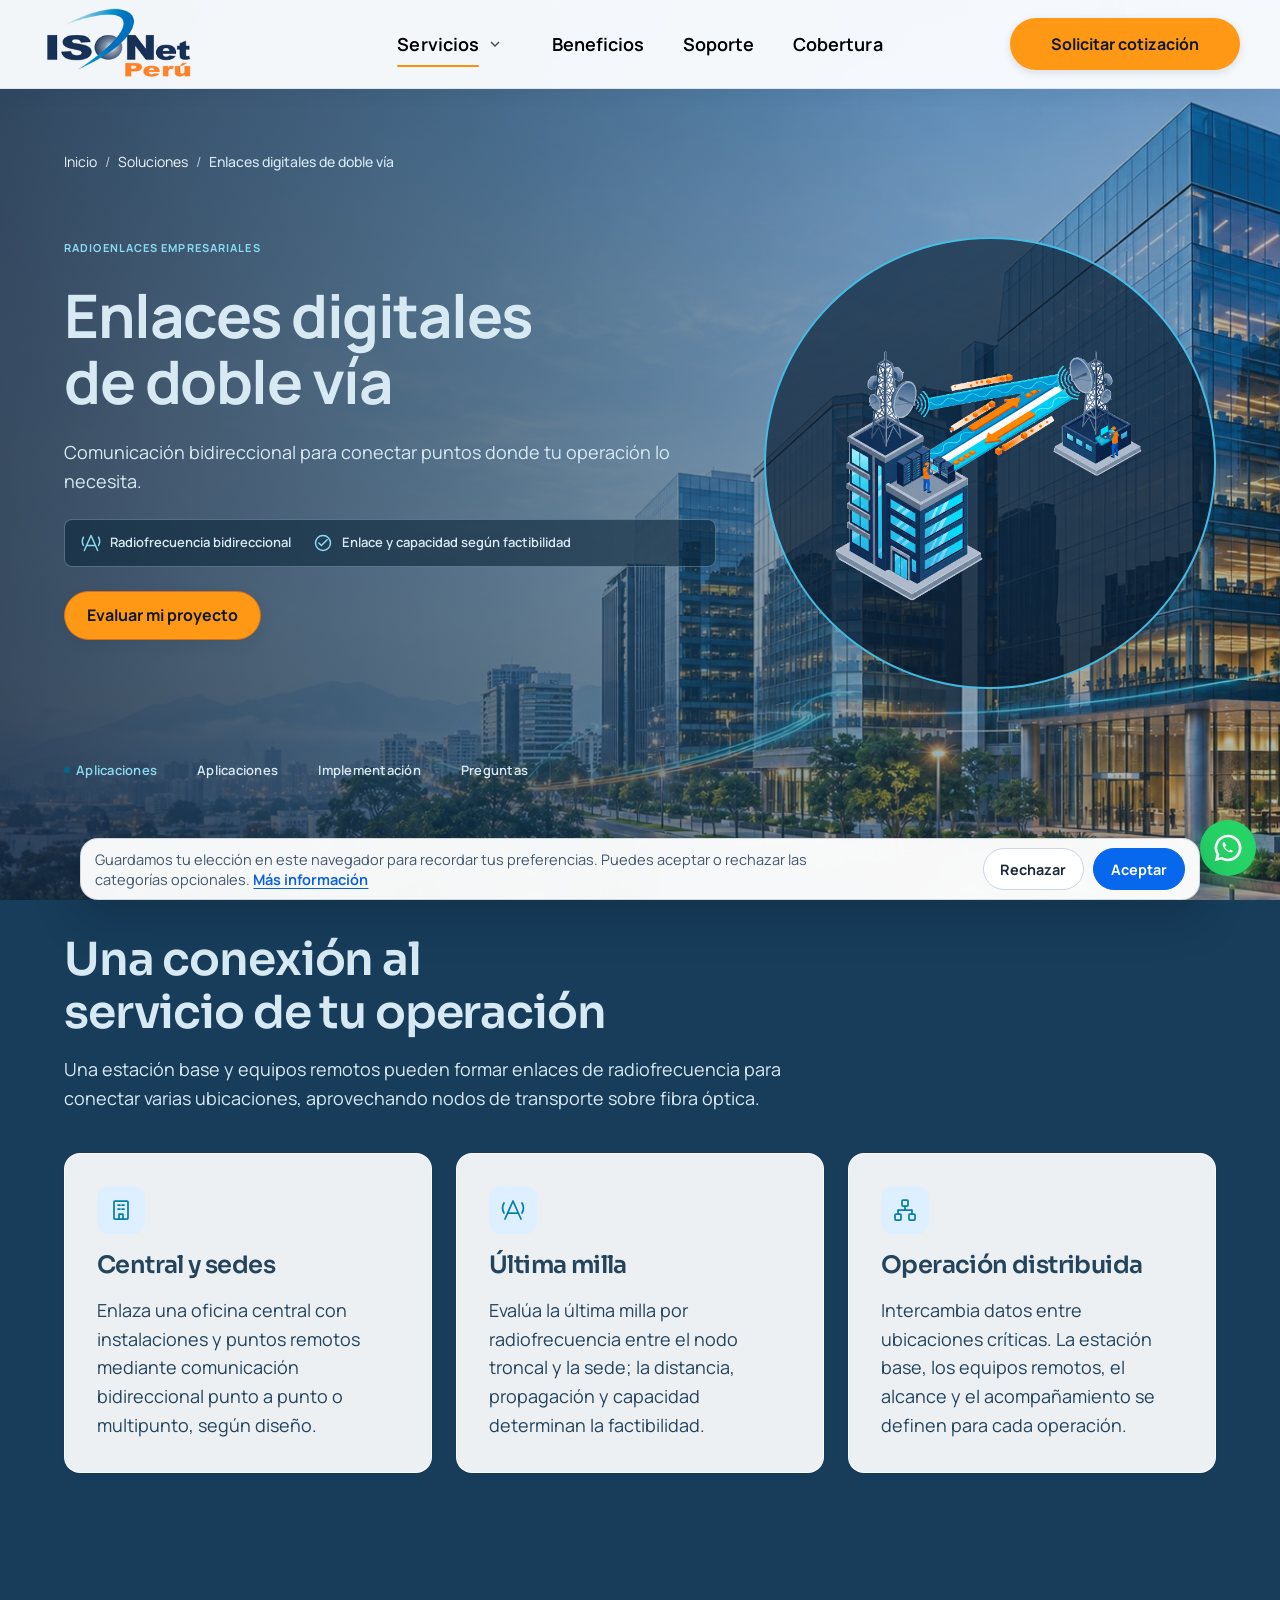
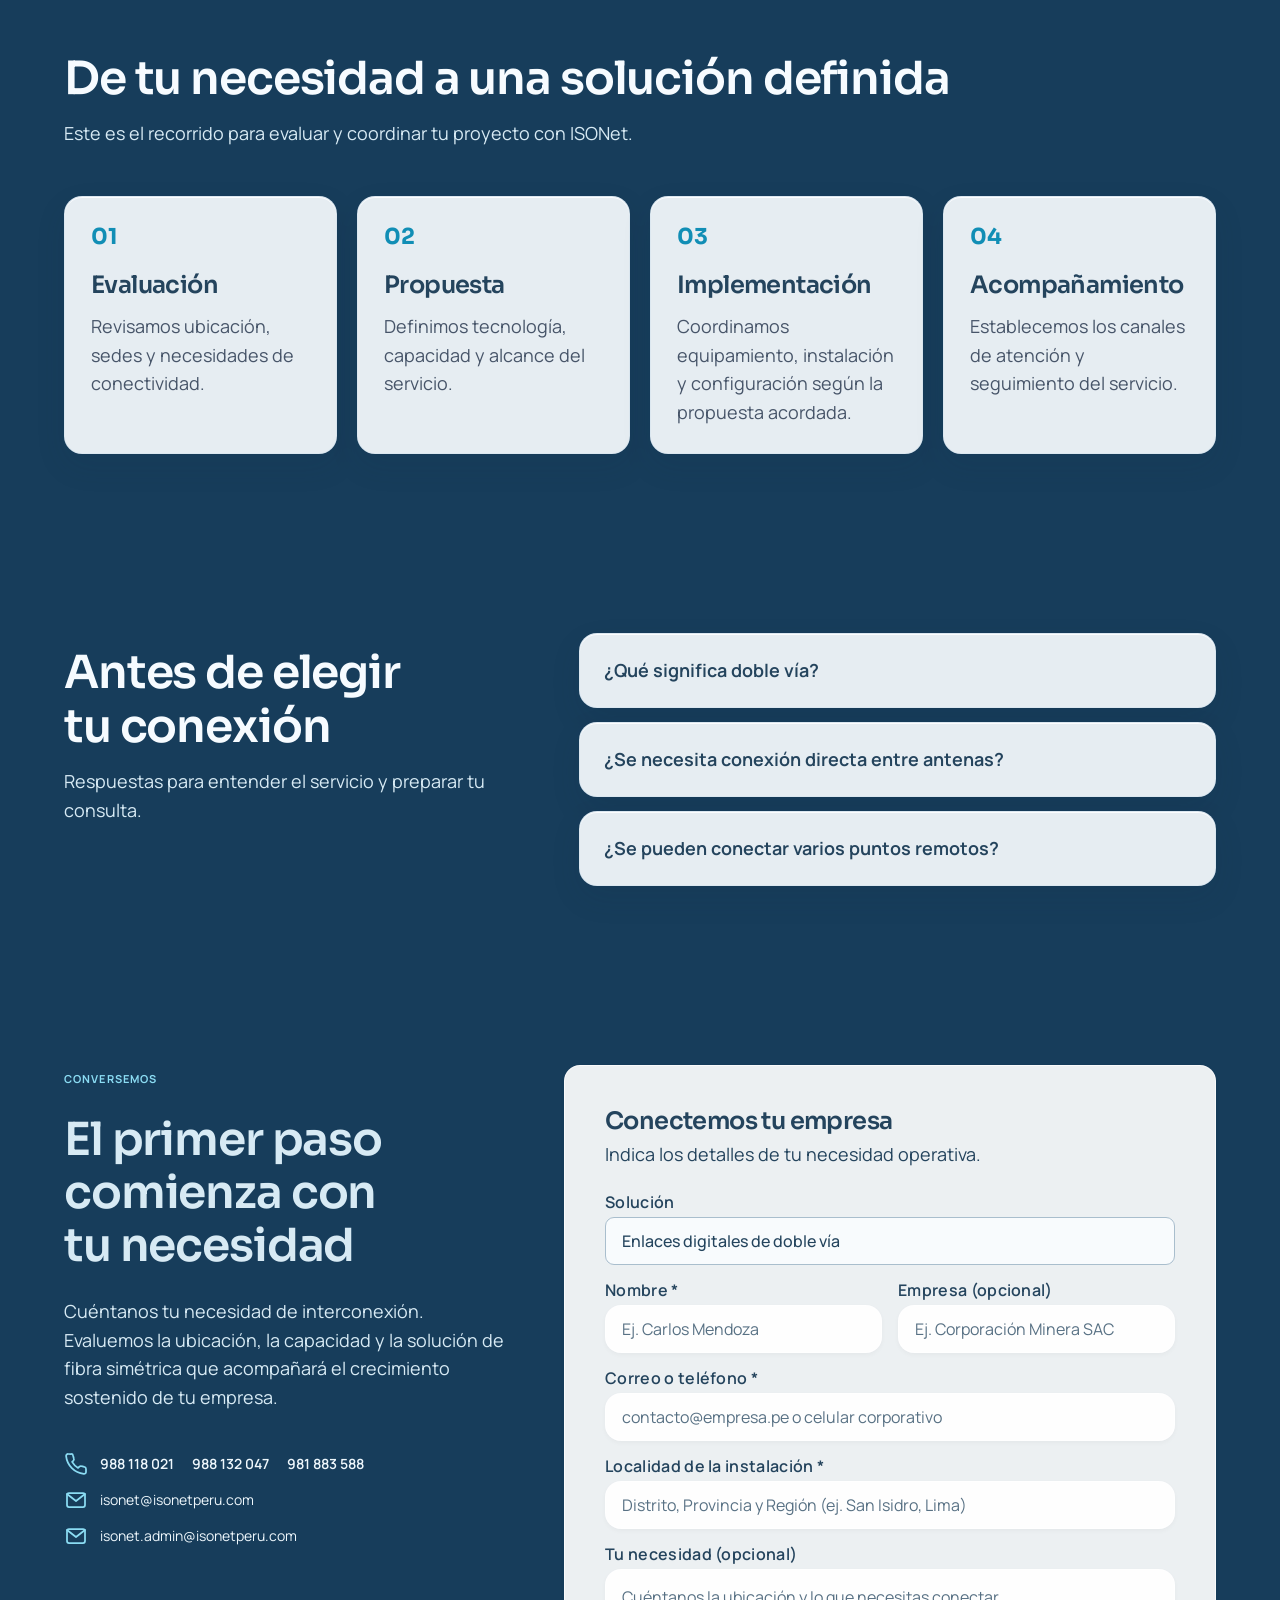
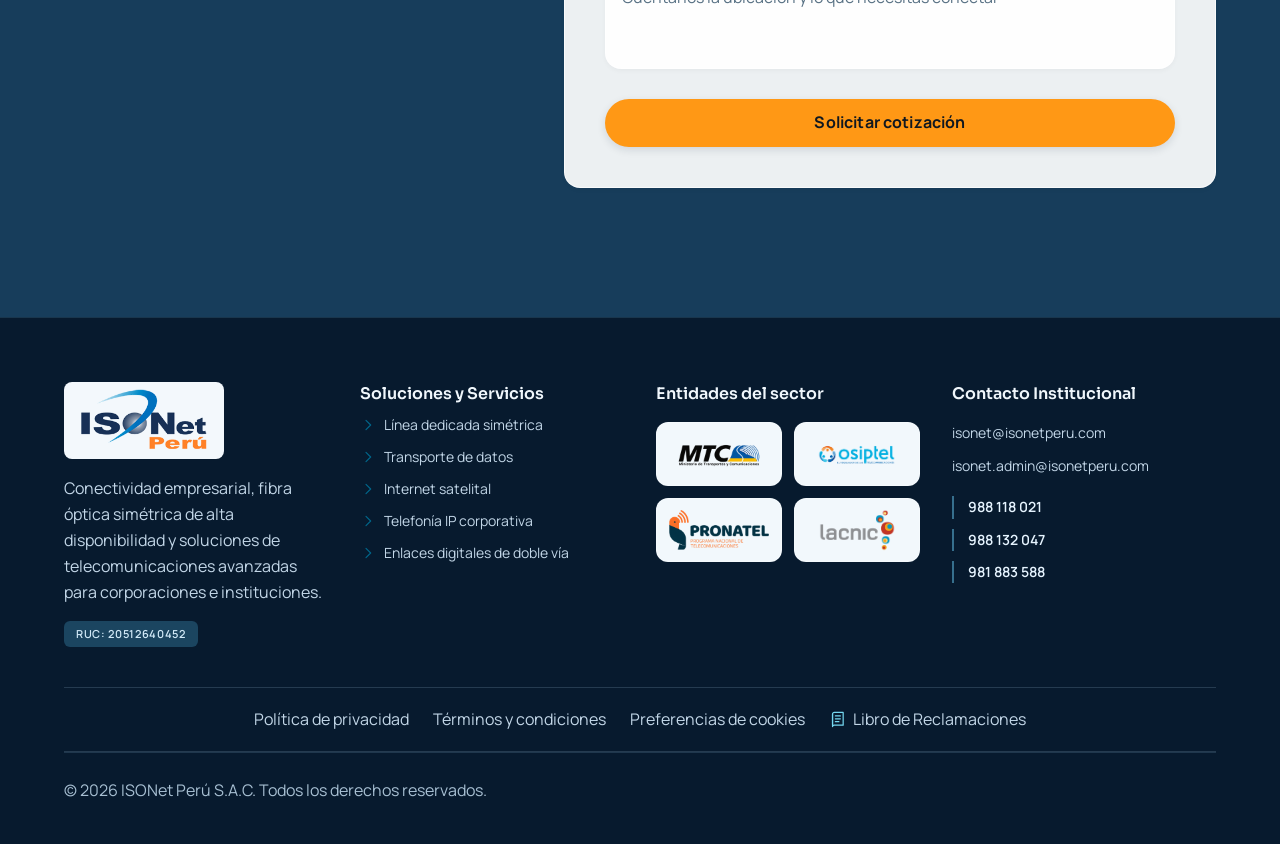
<file: ISONet_Propuesta_Profesional/enlaces-digitales.html>
<!doctype html>
<html lang="es" data-type="service"><head><meta charset="utf-8"><title>Enlaces digitales de doble vía | ISONet Perú</title><meta name="description" content="Enlaces de radiofrecuencia para comunicar ubicaciones de una operación, sujetos a evaluación de ruta y factibilidad técnica."><style>html{background-color:#173d5b}</style><meta content="width=device-width, initial-scale=1.0" name="viewport"><meta content="web_standard" name="shell-type">
<style>@layer base{html,body{margin:0;padding:0;}body{overscroll-behavior:none;}main>:first-child{margin-top:0!important;}main>:last-child{margin-bottom:0!important;}}</style><link rel="stylesheet" href="../ISONet_Oficial/assets/linea-dedicada.css"><link rel="stylesheet" href="../ISONet_Oficial/assets/oficial.css?v=9"><meta name="robots" content="noindex,nofollow"><link rel="icon" href="../assets/v2/logo-oficial.svg" type="image/svg+xml"><meta name="page-type" content="service"><meta name="site-kind" content="tech"><link rel="stylesheet" href="propuesta.css?v=3"><link rel="stylesheet" href="soluciones-fondo.css?v=2"><link rel="stylesheet" href="navegacion-compartida.css?v=11"><link rel="stylesheet" href="legal.css?v=4"><link rel="preconnect" href="https://fonts.googleapis.com"><link rel="preconnect" href="https://fonts.gstatic.com" crossorigin><link href="https://fonts.googleapis.com/css2?family=Manrope:wght@400;500;600;700&family=Sora:wght@600;700&display=swap" rel="stylesheet"><link rel="stylesheet" href="identidad-isonet.css?v=26"><link rel="stylesheet" href="experiencia-isonet.css?v=7"><link rel="stylesheet" href="ilustraciones-servicios.css?v=5"></head><body data-ux-polish data-glass-theme="blue" class="bg-background font-body-md text-on-surface antialiased"><header class="official-header"><div class="official-nav"><a class="official-brand" href="index.html" aria-label="ISONet Perú, inicio"><img src="../assets/v2/logo-oficial.svg" alt="ISONet Perú" width="438" height="220" class="official-logo"></a><button class="official-menu-toggle" aria-expanded="false" aria-controls="official-menu" aria-label="Abrir menú">☰</button><nav id="official-menu" aria-label="Navegación principal"><div class="official-solutions"><div class="official-solutions-trigger"><a class="official-solutions-link" href="index.html#soluciones">Servicios</a><button class="official-solutions-toggle" type="button" aria-label="Mostrar lista de soluciones" aria-expanded="false" aria-controls="official-dropdown"><svg width="16" height="16" viewbox="0 0 24 24" fill="none" stroke="currentColor" stroke-width="2" aria-hidden="true"><path d="m6 9 6 6 6-6"></path></svg></button></div><div id="official-dropdown"><a href="linea-dedicada.html"><svg class="official-solution-icon" viewbox="0 0 24 24" fill="none" stroke="currentColor" stroke-width="1.75" stroke-linecap="round" stroke-linejoin="round" aria-hidden="true"><circle cx="12" cy="12" r="9"></circle><ellipse cx="12" cy="12" rx="4" ry="9"></ellipse><path d="M3 12h18"></path></svg><span>Línea dedicada simétrica</span></a><a href="transporte-datos.html"><svg class="official-solution-icon" viewbox="0 0 24 24" fill="none" stroke="currentColor" stroke-width="1.75" stroke-linecap="round" stroke-linejoin="round" aria-hidden="true"><rect x="9" y="2" width="6" height="6" rx="1"></rect><rect x="2" y="16" width="6" height="6" rx="1"></rect><rect x="16" y="16" width="6" height="6" rx="1"></rect><path d="M12 8v4H5v4m7-4h7v4"></path></svg><span>Transporte de datos</span></a><a href="internet-satelital.html"><svg class="official-solution-icon" viewbox="0 0 24 24" fill="none" stroke="currentColor" stroke-width="1.75" stroke-linecap="round" stroke-linejoin="round" aria-hidden="true"><path d="M4 4c0 9 7 16 16 16L4 4ZM10 16l-3 5h10M13 10l6-6M15 3h6v6"></path></svg><span>Internet satelital</span></a><a href="telefonia-ip.html"><svg class="official-solution-icon" viewbox="0 0 24 24" fill="none" stroke="currentColor" stroke-width="1.75" stroke-linecap="round" stroke-linejoin="round" aria-hidden="true"><path d="M22 16.9v3a2 2 0 0 1-2.2 2A20 20 0 0 1 2.1 4.2 2 2 0 0 1 4.1 2h3a2 2 0 0 1 2 1.7l.7 2.8a2 2 0 0 1-.4 2.1L8.1 9.9a16 16 0 0 0 6 6l1.3-1.3a2 2 0 0 1 2.1-.4l2.8.7a2 2 0 0 1 1.7 2Z"></path></svg><span>Telefonía IP</span></a><a href="enlaces-digitales.html"><svg class="official-solution-icon" viewbox="0 0 24 24" fill="none" stroke="currentColor" stroke-width="1.75" stroke-linecap="round" stroke-linejoin="round" aria-hidden="true"><path d="M4 21l8-17 8 17M7 15h10M10 9h4M3 4a13 13 0 0 0 0 11M21 4a13 13 0 0 1 0 11"></path></svg><span>Enlaces digitales de doble vía</span></a></div></div><a href="index.html#beneficios">Beneficios</a><a href="index.html#soporte">Soporte</a><a href="index.html#cobertura">Cobertura</a></nav><a class="official-quote" href="#cotizar">Solicitar cotización</a></div></header><main class="w-full bg-background"><div class="flex flex-col w-full">

<section class="max-w-7xl mx-auto w-full px-margin md:px-margin-md lg:px-margin-lg pt-4 pb-2">
<nav class="flex items-center gap-2 font-body-sm text-body-sm text-on-surface-variant">
<a class="hover:text-secondary transition-colors" href="index.html">Inicio</a>
<span class="text-outline-variant">/</span>
<a class="hover:text-secondary transition-colors" href="#">Soluciones</a>
<span class="text-outline-variant">/</span>
<span class="text-primary font-medium">Enlaces digitales de doble vía</span>
</nav>
</section>

<section class="max-w-7xl mx-auto w-full px-margin md:px-margin-md lg:px-margin-lg py-8 lg:py-14">
<div class="grid grid-cols-1 lg:grid-cols-12 gap-10 lg:gap-12 items-center">

<div class="lg:col-span-7 space-y-6 service-hero-copy">
<div class="inline-flex items-center gap-2">
<span class="font-label-badge text-label-badge text-secondary font-bold tracking-widest uppercase">
            RADIOENLACES EMPRESARIALES
          </span>
</div>
<h1 class="font-display-hero text-headline-xl lg:text-display-hero text-primary tracking-tight leading-tight">Enlaces digitales de doble vía</h1>
<p class="font-body-lg text-body-lg text-on-surface-variant max-w-2xl">Comunicación bidireccional para conectar puntos donde tu operación lo necesita.</p>

<div class="official-service-highlights"><span class="official-highlight-item"><svg class="official-ui-icon" data-icon="antenna" viewBox="0 0 24 24" fill="none" stroke="currentColor" stroke-width="1.75" stroke-linecap="round" stroke-linejoin="round" aria-hidden="true"><path d="m4 21 8-18 8 18M7 15h10M3 5a10 10 0 0 0 0 10M21 5a10 10 0 0 1 0 10"/></svg><span>Radiofrecuencia bidireccional</span></span><span class="official-highlight-item"><svg class="official-ui-icon" data-icon="check" viewBox="0 0 24 24" fill="none" stroke="currentColor" stroke-width="1.75" stroke-linecap="round" stroke-linejoin="round" aria-hidden="true"><circle cx="12" cy="12" r="9"/><path d="m7 12 3 3 7-7"/></svg><span>Enlace y capacidad según factibilidad</span></span></div>
<div>
<a class="isonet-primary-button" href="#cotizar">
            Evaluar mi proyecto

</a>
</div>
</div>

<div class="lg:col-span-5 relative">
<div class="official-service-portrait floating-service-art">
<img class="official-circular-image" src="assets/soluciones/transparentes/enlaces-digitales-glass.png" alt="Diagrama de radioenlace digital bidireccional entre dos sedes." width="1254" height="1254" fetchpriority="high" decoding="async">
</div>
</div>
</div>
</section>

<section class="max-w-7xl mx-auto w-full px-margin md:px-margin-md lg:px-margin-lg pt-4 pb-12">
<div class="flex flex-wrap items-center gap-6 md:gap-10 pb-4">
<a class="font-label-md text-label-md text-secondary hover:text-primary transition-colors font-semibold flex items-center gap-1.5" href="#aplicaciones">
<span class="w-1.5 h-1.5 rounded-full bg-secondary"></span>
        Aplicaciones
      </a>
<a class="font-label-md text-label-md text-on-surface-variant hover:text-secondary transition-colors" href="#aplicaciones">Aplicaciones</a>
<a class="font-label-md text-label-md text-on-surface-variant hover:text-secondary transition-colors" href="#implementacion">
        Implementación
      </a>
<a class="font-label-md text-label-md text-on-surface-variant hover:text-secondary transition-colors" href="#preguntas">
        Preguntas
      </a>
</div>
</section>

<section class="w-full py-16 bg-surface-container-low/40" id="aplicaciones">
<div class="max-w-7xl mx-auto px-margin md:px-margin-md lg:px-margin-lg space-y-10">
<div class="max-w-3xl space-y-4">
<h2 class="font-headline-xl text-headline-lg lg:text-headline-xl text-primary tracking-tight">
          Una conexión al servicio de tu operación
        </h2>
<p class="font-body-md text-body-md text-on-surface-variant leading-relaxed">Una estación base y equipos remotos pueden formar enlaces de radiofrecuencia para conectar varias ubicaciones, aprovechando nodos de transporte sobre fibra óptica.</p>
</div>
<div class="grid grid-cols-1 md:grid-cols-3 gap-6">

<div class="bg-surface-container-lowest p-8 rounded-2xl shadow-sm hover:shadow-md transition-shadow flex flex-col justify-between space-y-6">
<div class="space-y-4">
<div class="w-12 h-12 rounded-xl bg-surface-container flex items-center justify-center text-secondary">
<svg class="official-ui-icon" data-icon="building" viewBox="0 0 24 24" fill="none" stroke="currentColor" stroke-width="1.75" stroke-linecap="round" stroke-linejoin="round" aria-hidden="true"><rect x="5" y="3" width="14" height="18" rx="1"/><path d="M9 7h2m2 0h2M9 11h2m2 0h2M10 21v-5h4v5"/></svg>
</div>
<h3 class="font-headline-sm text-headline-sm text-primary">Central y sedes</h3>
<p class="font-body-sm text-body-sm text-on-surface-variant leading-relaxed">Enlaza una oficina central con instalaciones y puntos remotos mediante comunicación bidireccional punto a punto o multipunto, según diseño.</p>
</div>

</div>

<div class="bg-surface-container-lowest p-8 rounded-2xl shadow-sm hover:shadow-md transition-shadow flex flex-col justify-between space-y-6">
<div class="space-y-4">
<div class="w-12 h-12 rounded-xl bg-surface-container flex items-center justify-center text-secondary">
<svg class="official-ui-icon" data-icon="antenna" viewBox="0 0 24 24" fill="none" stroke="currentColor" stroke-width="1.75" stroke-linecap="round" stroke-linejoin="round" aria-hidden="true"><path d="m4 21 8-18 8 18M7 15h10M3 5a10 10 0 0 0 0 10M21 5a10 10 0 0 1 0 10"/></svg>
</div>
<h3 class="font-headline-sm text-headline-sm text-primary">Última milla</h3>
<p class="font-body-sm text-body-sm text-on-surface-variant leading-relaxed">Evalúa la última milla por radiofrecuencia entre el nodo troncal y la sede; la distancia, propagación y capacidad determinan la factibilidad.</p>
</div>

</div>

<div class="bg-surface-container-lowest p-8 rounded-2xl shadow-sm hover:shadow-md transition-shadow flex flex-col justify-between space-y-6">
<div class="space-y-4">
<div class="w-12 h-12 rounded-xl bg-surface-container flex items-center justify-center text-secondary">
<svg class="official-ui-icon" data-icon="network" viewBox="0 0 24 24" fill="none" stroke="currentColor" stroke-width="1.75" stroke-linecap="round" stroke-linejoin="round" aria-hidden="true"><rect x="9" y="2" width="6" height="6" rx="1"/><rect x="2" y="16" width="6" height="6" rx="1"/><rect x="16" y="16" width="6" height="6" rx="1"/><path d="M12 8v4H5v4m7-4h7v4"/></svg>
</div>
<h3 class="font-headline-sm text-headline-sm text-primary">Operación distribuida</h3>
<p class="font-body-sm text-body-sm text-on-surface-variant leading-relaxed">Intercambia datos entre ubicaciones críticas. La estación base, los equipos remotos, el alcance y el acompañamiento se definen para cada operación.</p>
</div>

</div>
</div>
</div>
</section>



<section class="official-section official-process" id="implementacion"><div class="official-container"><div class="official-section-heading"><h2>De tu necesidad a una solución definida</h2><p>Este es el recorrido para evaluar y coordinar tu proyecto con ISONet.</p></div><ol><li><span>01</span><h3>Evaluación</h3><p>Revisamos ubicación, sedes y necesidades de conectividad.</p></li><li><span>02</span><h3>Propuesta</h3><p>Definimos tecnología, capacidad y alcance del servicio.</p></li><li><span>03</span><h3>Implementación</h3><p>Coordinamos equipamiento, instalación y configuración según la propuesta acordada.</p></li><li><span>04</span><h3>Acompañamiento</h3><p>Establecemos los canales de atención y seguimiento del servicio.</p></li></ol></div></section>

<section class="official-section official-faq" id="preguntas"><div class="official-container official-faq-grid"><div class="official-section-heading"><h2>Antes de elegir tu conexión</h2><p>Respuestas para entender el servicio y preparar tu consulta.</p></div><div class="official-questions"><details><summary>¿Qué significa doble vía?</summary><div class="official-answer">Doble vía describe una comunicación de radiofrecuencia en ambos sentidos entre los puntos del enlace. El desempeño y la capacidad se definen según la ruta, los equipos y la propuesta técnica.</div></details><details><summary>¿Se necesita conexión directa entre antenas?</summary><div class="official-answer">La viabilidad depende de las condiciones del trayecto y de la ubicación de los equipos. La evaluación técnica determina si se requiere línea de vista y qué configuración puede instalarse.</div></details><details><summary>¿Se pueden conectar varios puntos remotos?</summary><div class="official-answer">Se pueden evaluar configuraciones punto a punto o punto a multipunto para enlazar distintas ubicaciones. El alcance, la capacidad y el número de puntos se determinan durante la evaluación técnica.</div></details></div></div></section>

<section class="w-full py-16 bg-surface-container-low/50" id="cotizar">
<div class="max-w-7xl mx-auto px-margin md:px-margin-md lg:px-margin-lg">
<div class="grid grid-cols-1 lg:grid-cols-12 gap-12 items-start">

<div class="lg:col-span-5 space-y-6">
<span class="font-label-badge text-label-badge text-secondary font-bold tracking-widest uppercase">
            CONVERSEMOS
          </span>
<h2 class="font-headline-xl text-headline-lg lg:text-headline-xl text-primary tracking-tight">
            El primer paso comienza con tu necesidad
          </h2>
<p class="font-body-md text-body-md text-on-surface-variant leading-relaxed">
            Cuéntanos tu necesidad de interconexión. Evaluemos la ubicación, la capacidad y la solución de fibra simétrica que acompañará el crecimiento sostenido de tu empresa.
          </p>
<div class="pt-4 space-y-3 font-body-sm text-body-sm">
<div class="flex items-center gap-3 text-primary font-semibold">
<svg class="official-ui-icon" data-icon="phone" viewBox="0 0 24 24" fill="none" stroke="currentColor" stroke-width="1.75" stroke-linecap="round" stroke-linejoin="round" aria-hidden="true"><path d="M22 16.9v3a2 2 0 0 1-2.2 2A20 20 0 0 1 2.1 4.2 2 2 0 0 1 4.1 2h3a2 2 0 0 1 2 1.7l.7 2.8a2 2 0 0 1-.4 2.1L8.1 9.9a16 16 0 0 0 6 6l1.3-1.3a2 2 0 0 1 2.1-.4l2.8.7a2 2 0 0 1 1.7 2Z"/></svg>
<div class="official-contact-numbers"><a href="tel:+51988118021">988 118 021</a><a href="tel:+51988132047">988 132 047</a><a href="tel:+51981883588">981 883 588</a></div>
</div>
<div class="flex items-center gap-3 text-on-surface-variant">
<svg class="official-ui-icon" data-icon="mail" viewBox="0 0 24 24" fill="none" stroke="currentColor" stroke-width="1.75" stroke-linecap="round" stroke-linejoin="round" aria-hidden="true"><rect x="3" y="5" width="18" height="14" rx="2"/><path d="m3 6 9 7 9-7"/></svg>
<a class="hover:text-secondary transition-colors" href="mailto:isonet@isonetperu.com">isonet@isonetperu.com</a>
</div>
<div class="flex items-center gap-3 text-on-surface-variant">
<svg class="official-ui-icon" data-icon="mail" viewBox="0 0 24 24" fill="none" stroke="currentColor" stroke-width="1.75" stroke-linecap="round" stroke-linejoin="round" aria-hidden="true"><rect x="3" y="5" width="18" height="14" rx="2"/><path d="m3 6 9 7 9-7"/></svg>
<a class="hover:text-secondary transition-colors" href="mailto:isonet.admin@isonetperu.com">isonet.admin@isonetperu.com</a>
</div>
</div>
</div>

<div class="lg:col-span-7 bg-surface-container-lowest p-8 lg:p-10 rounded-3xl shadow-sm">
<div class="mb-6 space-y-1">
<h3 class="font-headline-sm text-headline-sm text-primary">Conectemos tu empresa</h3>
<p class="font-body-sm text-body-sm text-on-surface-variant">Indica los detalles de tu necesidad operativa.</p>
</div>
<form class="space-y-4">
<div>
<label class="block font-label-md text-label-md text-primary font-medium mb-1.5">Solución</label>
<input class="w-full h-12 px-4 rounded-xl bg-surface-container-low font-body-md text-body-sm text-primary focus:outline-none cursor-default font-medium" readonly="" type="text" value="Enlaces digitales de doble vía">
</div>
<div class="grid grid-cols-1 md:grid-cols-2 gap-4">
<div>
<label class="block font-label-md text-label-md text-on-surface-variant mb-1.5">Nombre <span class="text-error">*</span></label>
<input class="w-full h-12 px-4 rounded-xl bg-surface-container-lowest shadow-sm font-body-md text-body-sm text-primary focus:outline-none focus:ring-2 focus:ring-secondary/40" placeholder="Ej. Carlos Mendoza" required="" type="text">
</div>
<div>
<label class="block font-label-md text-label-md text-on-surface-variant mb-1.5">Empresa <span class="text-on-surface-variant/60">(opcional)</span></label>
<input class="w-full h-12 px-4 rounded-xl bg-surface-container-lowest shadow-sm font-body-md text-body-sm text-primary focus:outline-none focus:ring-2 focus:ring-secondary/40" placeholder="Ej. Corporación Minera SAC" type="text">
</div>
</div>
<div>
<label class="block font-label-md text-label-md text-on-surface-variant mb-1.5">Correo o teléfono <span class="text-error">*</span></label>
<input class="w-full h-12 px-4 rounded-xl bg-surface-container-lowest shadow-sm font-body-md text-body-sm text-primary focus:outline-none focus:ring-2 focus:ring-secondary/40" placeholder="contacto@empresa.pe o celular corporativo" required="" type="text">
</div>
<div>
<label class="block font-label-md text-label-md text-on-surface-variant mb-1.5">Localidad de la instalación <span class="text-error">*</span></label>
<input class="w-full h-12 px-4 rounded-xl bg-surface-container-lowest shadow-sm font-body-md text-body-sm text-primary focus:outline-none focus:ring-2 focus:ring-secondary/40" placeholder="Distrito, Provincia y Región (ej. San Isidro, Lima)" required="" type="text">
</div>
<div>
<label class="block font-label-md text-label-md text-on-surface-variant mb-1.5">Tu necesidad <span class="text-on-surface-variant/60">(opcional)</span></label>
<textarea class="w-full p-4 rounded-xl bg-surface-container-lowest shadow-sm font-body-md text-body-sm text-primary focus:outline-none focus:ring-2 focus:ring-secondary/40 resize-none" placeholder="Cuéntanos la ubicación y lo que necesitas conectar" rows="3"></textarea>
</div>
<div class="pt-2">
<button class="w-full h-13 py-3.5 px-6 rounded-xl bg-on-tertiary-container text-on-primary font-headline-sm text-label-lg font-semibold shadow-md hover:bg-tertiary-container transition-colors flex items-center justify-center gap-2 isonet-quote-button" type="submit">
                Solicitar cotización

</button>
</div>
<p class="hidden text-center font-label-md text-label-md text-secondary font-semibold pt-2" id="form-feedback">
              El formulario aún no envía la solicitud. Para cotizar, escríbenos a isonet@isonetperu.com o llámanos al 988 118 021.
            </p>
</form>
</div>
</div>
</div>
</section>


</div>
</main><footer class="w-full bg-surface-container-low text-on-surface mt-space-xl"><div class="max-w-7xl mx-auto px-margin md:px-margin-md lg:px-margin-lg pt-space-2xl pb-space-xl"><div class="grid grid-cols-1 md:grid-cols-2 lg:grid-cols-4 gap-gutter lg:gap-gutter-lg pb-space-xl"><div class="space-y-space-md"><div class="flex items-center"><img src="../assets/v2/logo-oficial.svg" alt="ISONet Perú" width="438" height="220" class="official-logo"></div><p class="font-body-sm text-body-sm text-on-surface-variant leading-relaxed">Conectividad empresarial, fibra óptica simétrica de alta disponibilidad y soluciones de telecomunicaciones avanzadas para corporaciones e instituciones.</p><div class="inline-flex items-center px-3 py-1.5 rounded-md bg-surface-container font-label-badge text-label-badge text-primary font-semibold">RUC: 20512640452</div></div><div class="space-y-space-sm"><h4 class="font-headline-sm text-[16px] text-primary font-semibold">Soluciones y Servicios</h4><ul class="space-y-2.5"><li class="flex items-center gap-2"><svg class="official-ui-icon" data-icon="chevron" viewBox="0 0 24 24" fill="none" stroke="currentColor" stroke-width="1.75" stroke-linecap="round" stroke-linejoin="round" aria-hidden="true"><path d="m9 5 7 7-7 7"/></svg><a class="font-body-sm text-body-sm text-on-surface-variant hover:text-secondary transition-colors" data-path="linea-dedicada" href="linea-dedicada.html">Línea dedicada simétrica</a></li><li class="flex items-center gap-2"><svg class="official-ui-icon" data-icon="chevron" viewBox="0 0 24 24" fill="none" stroke="currentColor" stroke-width="1.75" stroke-linecap="round" stroke-linejoin="round" aria-hidden="true"><path d="m9 5 7 7-7 7"/></svg><a class="font-body-sm text-body-sm text-on-surface-variant hover:text-secondary transition-colors" data-path="transporte-datos" href="transporte-datos.html">Transporte de datos</a></li><li class="flex items-center gap-2"><svg class="official-ui-icon" data-icon="chevron" viewBox="0 0 24 24" fill="none" stroke="currentColor" stroke-width="1.75" stroke-linecap="round" stroke-linejoin="round" aria-hidden="true"><path d="m9 5 7 7-7 7"/></svg><a class="font-body-sm text-body-sm text-on-surface-variant hover:text-secondary transition-colors" data-path="internet-satelital" href="internet-satelital.html">Internet satelital</a></li><li class="flex items-center gap-2"><svg class="official-ui-icon" data-icon="chevron" viewBox="0 0 24 24" fill="none" stroke="currentColor" stroke-width="1.75" stroke-linecap="round" stroke-linejoin="round" aria-hidden="true"><path d="m9 5 7 7-7 7"/></svg><a class="font-body-sm text-body-sm text-on-surface-variant hover:text-secondary transition-colors" data-path="telefonia-ip" href="telefonia-ip.html">Telefonía IP corporativa</a></li><li class="flex items-center gap-2"><svg class="official-ui-icon" data-icon="chevron" viewBox="0 0 24 24" fill="none" stroke="currentColor" stroke-width="1.75" stroke-linecap="round" stroke-linejoin="round" aria-hidden="true"><path d="m9 5 7 7-7 7"/></svg><a class="font-body-sm text-body-sm text-on-surface-variant hover:text-secondary transition-colors" data-path="enlaces-digitales" href="enlaces-digitales.html">Enlaces digitales de doble vía</a></li></ul></div><div class="official-footer-accreditations"><h4>Entidades del sector</h4><div class="official-accreditations-grid"><a href="https://www.gob.pe/mtc" target="_blank" rel="noopener noreferrer" aria-label="Visitar MTC, abre en una pestaña nueva"><img src="../homologados/mtcperu-transparente.png" alt="MTC" loading="lazy"></a><a href="https://www.osiptel.gob.pe/" target="_blank" rel="noopener noreferrer" aria-label="Visitar OSIPTEL, abre en una pestaña nueva"><img src="../homologados/osiptel.png" alt="OSIPTEL" loading="lazy"></a><a href="https://www.gob.pe/pronatel" target="_blank" rel="noopener noreferrer" aria-label="Visitar PRONATEL, abre en una pestaña nueva"><img src="../homologados/pronatel-transparente.png" alt="PRONATEL" loading="lazy"></a><a href="https://www.lacnic.net/" target="_blank" rel="noopener noreferrer" aria-label="Visitar LACNIC, abre en una pestaña nueva"><img src="../homologados/lacnic.png" alt="LACNIC" loading="lazy"></a></div></div><div class="official-footer-contact"><h4>Contacto Institucional</h4><div class="official-footer-emails"><a href="mailto:isonet@isonetperu.com">isonet@isonetperu.com</a><a href="mailto:isonet.admin@isonetperu.com">isonet.admin@isonetperu.com</a></div><div class="official-contact-numbers"><a href="tel:+51988118021">988 118 021</a><a href="tel:+51988132047">988 132 047</a><a href="tel:+51981883588">981 883 588</a></div></div></div><nav class="legal-footer-links" aria-label="Información legal"><a href="privacidad.html">Política de privacidad</a><a href="terminos.html">Términos y condiciones</a><a href="preferencias-cookies.html">Preferencias de cookies</a><a href="libro-reclamaciones.html"><svg class="isonet-legal-icon" viewBox="0 0 24 24" fill="none" stroke="currentColor" stroke-width="1.7" stroke-linecap="round" stroke-linejoin="round" aria-hidden="true"><path d="M5 4.5A2.5 2.5 0 0 1 7.5 2H20v18H7.5A2.5 2.5 0 0 0 5 22z"/><path d="M5 4.5v15M9 7h7M9 11h7M9 15h5"/></svg><span>Libro de Reclamaciones</span></a></nav><div class="official-footer-bottom"><p>© 2026 ISONet Perú S.A.C. Todos los derechos reservados.</p></div></div></footer>







<div class="fixed bottom-6 right-6 z-50 flex items-center group"><div class="pointer-events-none opacity-0 group-hover:opacity-100 transition-all duration-200 transform translate-x-2 group-hover:translate-x-0 mr-3 hidden sm:block bg-surface-container-lowest text-primary shadow-xl border border-surface-container-high/40 rounded-xl px-4 py-2.5 text-right whitespace-nowrap"><p class="font-headline-sm text-[13px] font-semibold text-primary">¿Consultas sobre Enlaces digitales de doble vía?</p><p class="font-body-sm text-[12px] text-on-surface-variant">Escríbenos al <span class="font-semibold text-secondary">988 118 021</span> · Atención 24/7</p></div><a href="https://wa.me/51988118021?text=Hola%20ISONet%20Per%C3%BA%2C%20deseo%20consultar%20sobre%20Enlaces%20digitales%20de%20doble%20v%C3%ADa" target="_blank" rel="noopener noreferrer" aria-label="Contactar por WhatsApp para Enlaces digitales de doble vía" class="w-14 h-14 rounded-full flex items-center justify-center shadow-[0_8px_25px_rgba(37,211,102,0.45)] hover:shadow-[0_12px_30px_rgba(37,211,102,0.65)] hover:scale-105 active:scale-95 transition-all duration-200 relative" style="background-color: #25D366;"><svg class="w-8 h-8 text-white relative z-10" fill="currentColor" viewbox="0 0 24 24" aria-hidden="true"><path d="M12 2a10 10 0 0 0-8.6 15.1L2 22l5-1.4A10 10 0 1 0 12 2Zm0 2a8 8 0 1 1-4 14.9l-.4-.2-2.7.7.7-2.6-.3-.4A8 8 0 0 1 12 4Zm-3 3.5c-.5 0-1 1-1 1.8 0 2.4 3.5 5.9 5.9 5.9.8 0 1.8-.5 1.8-1l-2-1-1 1a8 8 0 0 1-3-3l1-1-1-2Z"></path></svg></a></div>











































<script src="../ISONet_Oficial/assets/oficial.js?v=3"></script><script src="propuesta.js"></script><script src="navegacion-compartida.js?v=20"></script><script src="contenido-rutas.js?v=1"></script><script src="navegacion-fluida.js?v=2"></script><script src="cookies-consent.js?v=2"></script><script src="mobile-action-bar.js?v=1"></script></body></html>
</file>
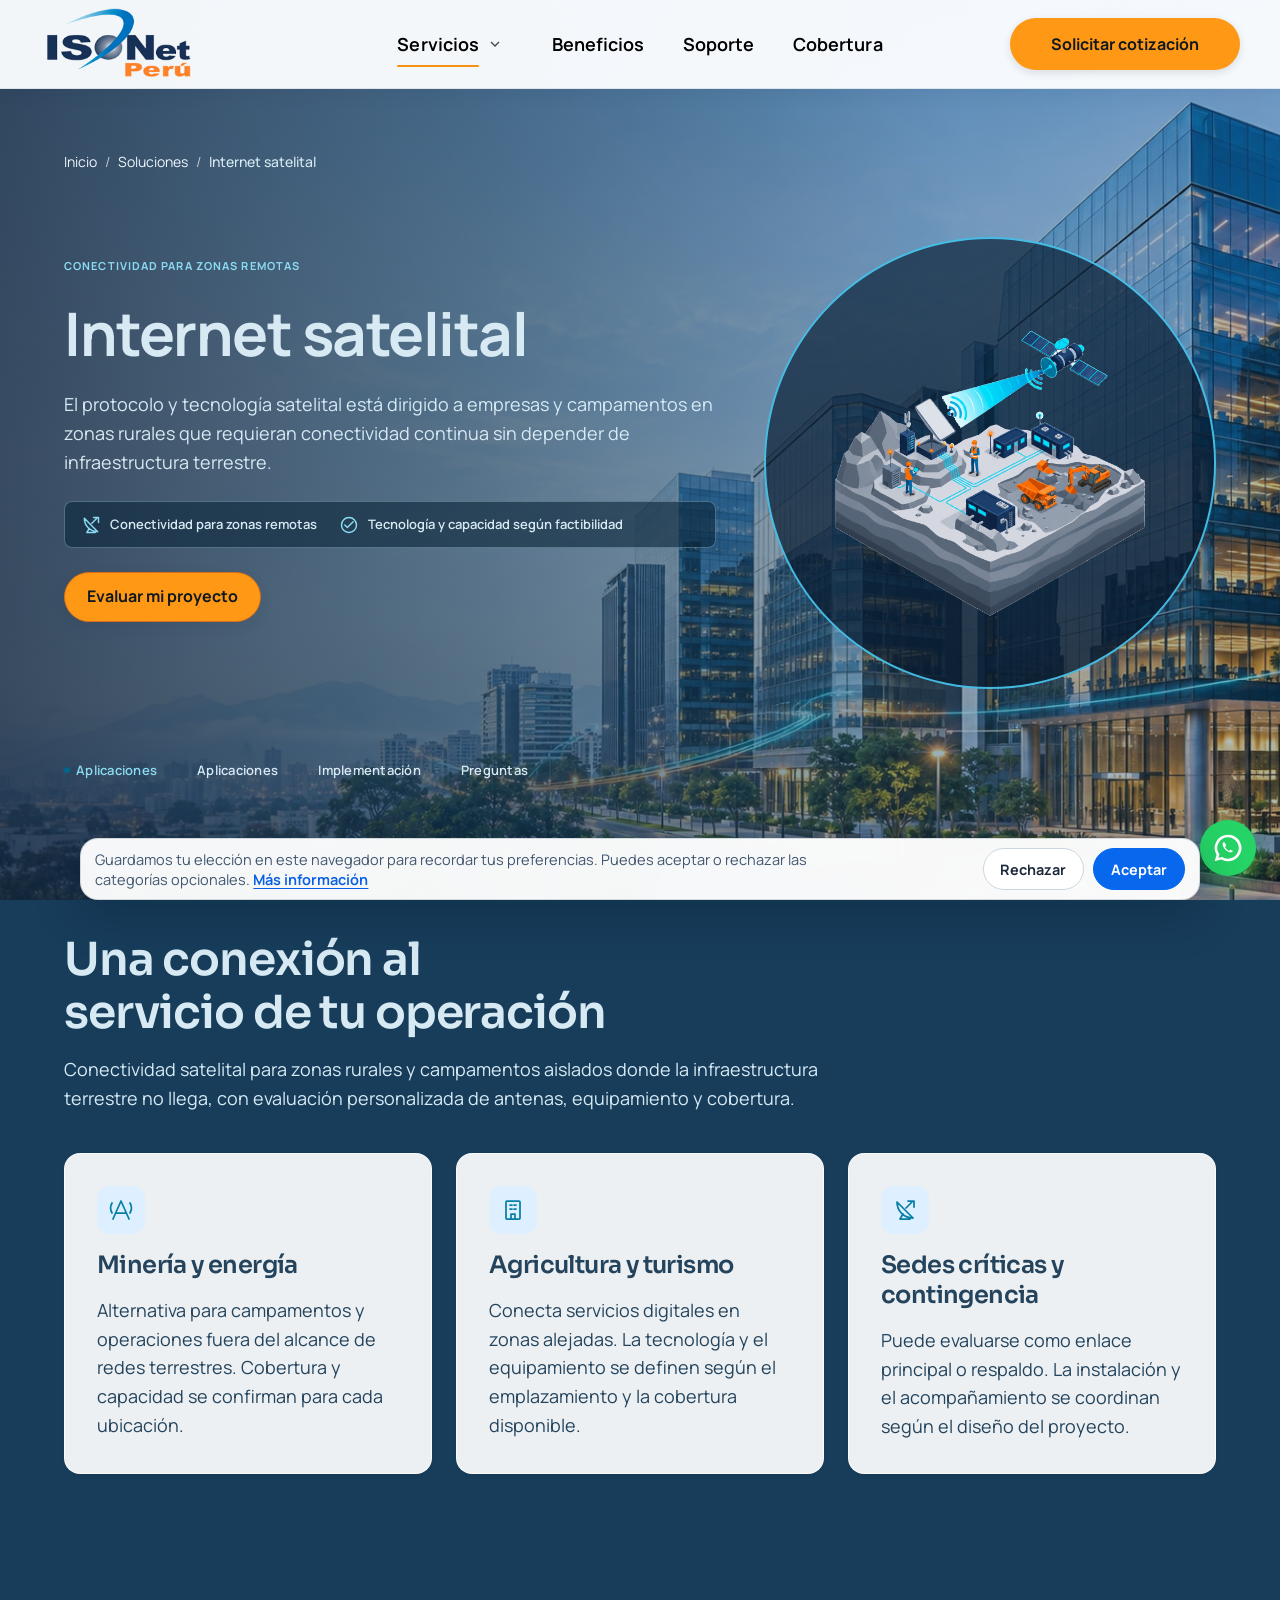
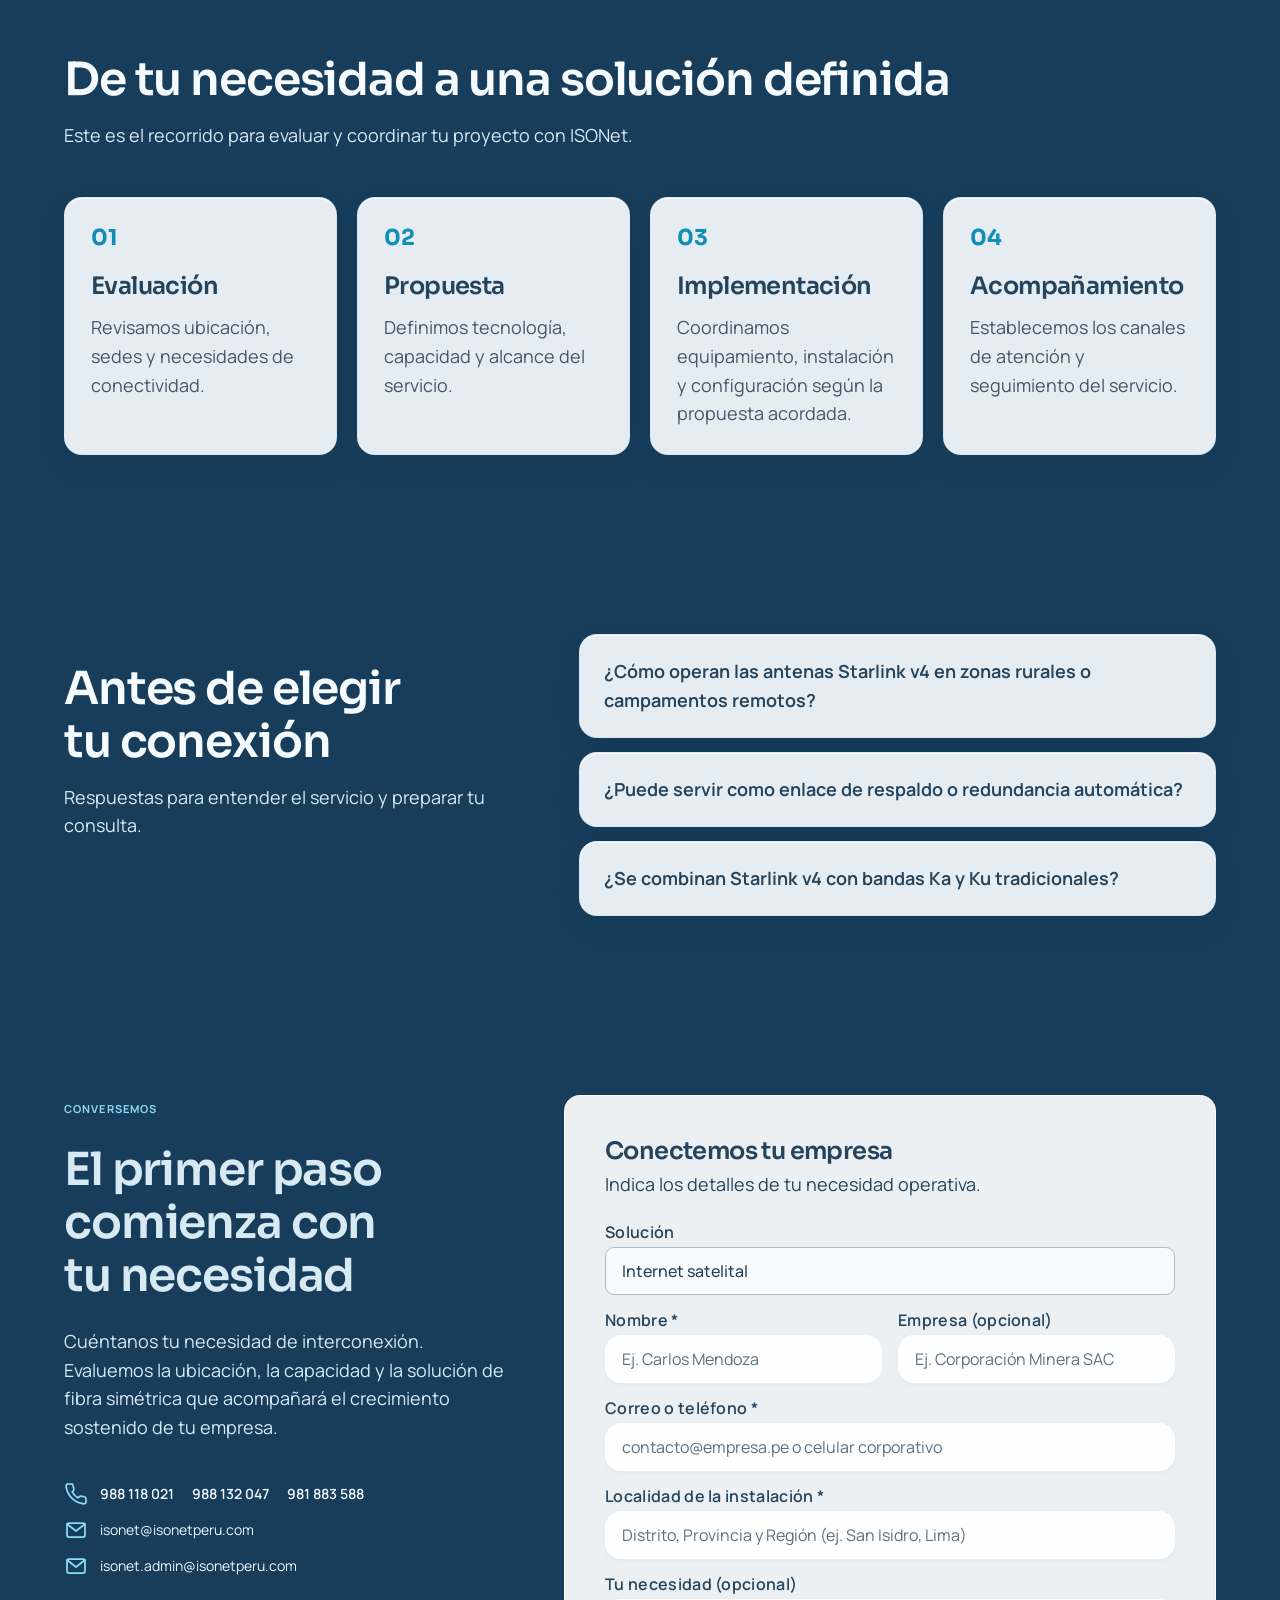
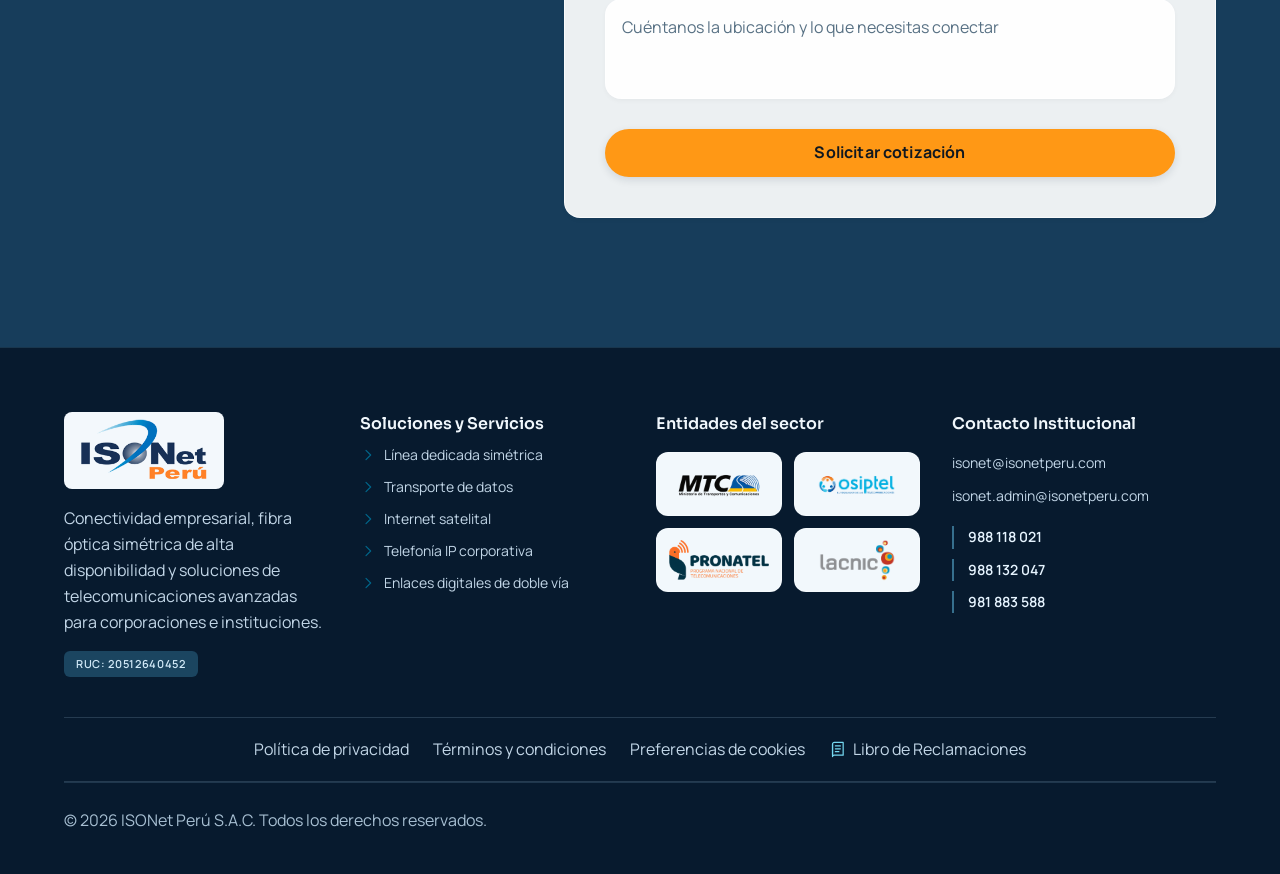
<file: ISONet_Propuesta_Profesional/internet-satelital.html>
<!doctype html>
<html lang="es" data-type="service"><head><meta charset="utf-8"><title>Internet satelital empresarial | ISONet Perú</title><meta name="description" content="Evalúa conectividad satelital para campamentos, operaciones mineras y ubicaciones remotas, sujeta a cobertura y condiciones técnicas."><style>html{background-color:#173d5b}</style><meta content="width=device-width, initial-scale=1.0" name="viewport"><meta content="web_standard" name="shell-type">
<style>@layer base{html,body{margin:0;padding:0;}body{overscroll-behavior:none;}main>:first-child{margin-top:0!important;}main>:last-child{margin-bottom:0!important;}}</style><link rel="stylesheet" href="../ISONet_Oficial/assets/linea-dedicada.css"><link rel="stylesheet" href="../ISONet_Oficial/assets/oficial.css?v=9"><meta name="robots" content="noindex,nofollow"><link rel="icon" href="../assets/v2/logo-oficial.svg" type="image/svg+xml"><meta name="page-type" content="service"><meta name="site-kind" content="tech"><link rel="stylesheet" href="propuesta.css?v=3"><link rel="stylesheet" href="soluciones-fondo.css?v=2"><link rel="stylesheet" href="navegacion-compartida.css?v=11"><link rel="stylesheet" href="legal.css?v=4"><link rel="preconnect" href="https://fonts.googleapis.com"><link rel="preconnect" href="https://fonts.gstatic.com" crossorigin><link href="https://fonts.googleapis.com/css2?family=Manrope:wght@400;500;600;700&family=Sora:wght@600;700&display=swap" rel="stylesheet"><link rel="stylesheet" href="identidad-isonet.css?v=26"><link rel="stylesheet" href="experiencia-isonet.css?v=7"><link rel="stylesheet" href="ilustraciones-servicios.css?v=5"></head><body data-ux-polish data-glass-theme="blue" class="bg-background font-body-md text-on-surface antialiased"><header class="official-header"><div class="official-nav"><a class="official-brand" href="index.html" aria-label="ISONet Perú, inicio"><img src="../assets/v2/logo-oficial.svg" alt="ISONet Perú" width="438" height="220" class="official-logo"></a><button class="official-menu-toggle" aria-expanded="false" aria-controls="official-menu" aria-label="Abrir menú">☰</button><nav id="official-menu" aria-label="Navegación principal"><div class="official-solutions"><div class="official-solutions-trigger"><a class="official-solutions-link" href="index.html#soluciones">Servicios</a><button class="official-solutions-toggle" type="button" aria-label="Mostrar lista de soluciones" aria-expanded="false" aria-controls="official-dropdown"><svg width="16" height="16" viewbox="0 0 24 24" fill="none" stroke="currentColor" stroke-width="2" aria-hidden="true"><path d="m6 9 6 6 6-6"></path></svg></button></div><div id="official-dropdown"><a href="linea-dedicada.html"><svg class="official-solution-icon" viewbox="0 0 24 24" fill="none" stroke="currentColor" stroke-width="1.75" stroke-linecap="round" stroke-linejoin="round" aria-hidden="true"><circle cx="12" cy="12" r="9"></circle><ellipse cx="12" cy="12" rx="4" ry="9"></ellipse><path d="M3 12h18"></path></svg><span>Línea dedicada simétrica</span></a><a href="transporte-datos.html"><svg class="official-solution-icon" viewbox="0 0 24 24" fill="none" stroke="currentColor" stroke-width="1.75" stroke-linecap="round" stroke-linejoin="round" aria-hidden="true"><rect x="9" y="2" width="6" height="6" rx="1"></rect><rect x="2" y="16" width="6" height="6" rx="1"></rect><rect x="16" y="16" width="6" height="6" rx="1"></rect><path d="M12 8v4H5v4m7-4h7v4"></path></svg><span>Transporte de datos</span></a><a href="internet-satelital.html"><svg class="official-solution-icon" viewbox="0 0 24 24" fill="none" stroke="currentColor" stroke-width="1.75" stroke-linecap="round" stroke-linejoin="round" aria-hidden="true"><path d="M4 4c0 9 7 16 16 16L4 4ZM10 16l-3 5h10M13 10l6-6M15 3h6v6"></path></svg><span>Internet satelital</span></a><a href="telefonia-ip.html"><svg class="official-solution-icon" viewbox="0 0 24 24" fill="none" stroke="currentColor" stroke-width="1.75" stroke-linecap="round" stroke-linejoin="round" aria-hidden="true"><path d="M22 16.9v3a2 2 0 0 1-2.2 2A20 20 0 0 1 2.1 4.2 2 2 0 0 1 4.1 2h3a2 2 0 0 1 2 1.7l.7 2.8a2 2 0 0 1-.4 2.1L8.1 9.9a16 16 0 0 0 6 6l1.3-1.3a2 2 0 0 1 2.1-.4l2.8.7a2 2 0 0 1 1.7 2Z"></path></svg><span>Telefonía IP</span></a><a href="enlaces-digitales.html"><svg class="official-solution-icon" viewbox="0 0 24 24" fill="none" stroke="currentColor" stroke-width="1.75" stroke-linecap="round" stroke-linejoin="round" aria-hidden="true"><path d="M4 21l8-17 8 17M7 15h10M10 9h4M3 4a13 13 0 0 0 0 11M21 4a13 13 0 0 1 0 11"></path></svg><span>Enlaces digitales de doble vía</span></a></div></div><a href="index.html#beneficios">Beneficios</a><a href="index.html#soporte">Soporte</a><a href="index.html#cobertura">Cobertura</a></nav><a class="official-quote" href="#cotizar">Solicitar cotización</a></div></header><main class="w-full bg-background"><div class="flex flex-col w-full">

<section class="max-w-7xl mx-auto w-full px-margin md:px-margin-md lg:px-margin-lg pt-4 pb-2">
<nav class="flex items-center gap-2 font-body-sm text-body-sm text-on-surface-variant">
<a class="hover:text-secondary transition-colors" href="index.html">Inicio</a>
<span class="text-outline-variant">/</span>
<a class="hover:text-secondary transition-colors" href="#">Soluciones</a>
<span class="text-outline-variant">/</span>
<span class="text-primary font-medium">Internet satelital</span>
</nav>
</section>

<section class="max-w-7xl mx-auto w-full px-margin md:px-margin-md lg:px-margin-lg py-8 lg:py-14">
<div class="grid grid-cols-1 lg:grid-cols-12 gap-10 lg:gap-12 items-center">

<div class="lg:col-span-7 space-y-6 service-hero-copy">
<div class="inline-flex items-center gap-2">
<span class="font-label-badge text-label-badge text-secondary font-bold tracking-widest uppercase">
            CONECTIVIDAD PARA ZONAS REMOTAS
          </span>
</div>
<h1 class="font-display-hero text-headline-xl lg:text-display-hero text-primary tracking-tight leading-tight">Internet satelital</h1>
<p class="font-body-lg text-body-lg text-on-surface-variant max-w-2xl">El protocolo y tecnología satelital está dirigido a empresas y campamentos en zonas rurales que requieran conectividad continua sin depender de infraestructura terrestre.</p>

<div class="official-service-highlights"><span class="official-highlight-item"><svg class="official-ui-icon" data-icon="satellite" viewBox="0 0 24 24" fill="none" stroke="currentColor" stroke-width="1.75" stroke-linecap="round" stroke-linejoin="round" aria-hidden="true"><path d="M4 4c0 9 7 16 16 16L4 4ZM10 16l-3 5h10M13 10l6-6M15 3h6v6"/></svg><span>Conectividad para zonas remotas</span></span><span class="official-highlight-item"><svg class="official-ui-icon" data-icon="check" viewBox="0 0 24 24" fill="none" stroke="currentColor" stroke-width="1.75" stroke-linecap="round" stroke-linejoin="round" aria-hidden="true"><circle cx="12" cy="12" r="9"/><path d="m7 12 3 3 7-7"/></svg><span>Tecnología y capacidad según factibilidad</span></span></div>
<div>
<a class="isonet-primary-button" href="#cotizar">
            Evaluar mi proyecto

</a>
</div>
</div>

<div class="lg:col-span-5 relative">
<div class="official-service-portrait floating-service-art">
<img class="official-circular-image" src="assets/soluciones/transparentes/internet-satelital-glass.png" alt="Conectividad satelital para una operación minera remota, con enlace al satélite y redes del campamento." width="1254" height="1254" fetchpriority="high" decoding="async">
</div>
</div>
</div>
</section>

<section class="max-w-7xl mx-auto w-full px-margin md:px-margin-md lg:px-margin-lg pt-4 pb-12">
<div class="flex flex-wrap items-center gap-6 md:gap-10 pb-4">
<a class="font-label-md text-label-md text-secondary hover:text-primary transition-colors font-semibold flex items-center gap-1.5" href="#aplicaciones">
<span class="w-1.5 h-1.5 rounded-full bg-secondary"></span>
        Aplicaciones
      </a>
<a class="font-label-md text-label-md text-on-surface-variant hover:text-secondary transition-colors" href="#aplicaciones">Aplicaciones</a>
<a class="font-label-md text-label-md text-on-surface-variant hover:text-secondary transition-colors" href="#implementacion">
        Implementación
      </a>
<a class="font-label-md text-label-md text-on-surface-variant hover:text-secondary transition-colors" href="#preguntas">
        Preguntas
      </a>
</div>
</section>

<section class="w-full py-16 bg-surface-container-low/40" id="aplicaciones">
<div class="max-w-7xl mx-auto px-margin md:px-margin-md lg:px-margin-lg space-y-10">
<div class="max-w-3xl space-y-4">
<h2 class="font-headline-xl text-headline-lg lg:text-headline-xl text-primary tracking-tight">
          Una conexión al servicio de tu operación
        </h2>
<p class="font-body-md text-body-md text-on-surface-variant leading-relaxed">Conectividad satelital para zonas rurales y campamentos aislados donde la infraestructura terrestre no llega, con evaluación personalizada de antenas, equipamiento y cobertura.</p>
</div>
<div class="grid grid-cols-1 md:grid-cols-3 gap-6">

<div class="bg-surface-container-lowest p-8 rounded-2xl shadow-sm hover:shadow-md transition-shadow flex flex-col justify-between space-y-6">
<div class="space-y-4">
<div class="w-12 h-12 rounded-xl bg-surface-container flex items-center justify-center text-secondary">
<svg class="official-ui-icon" data-icon="antenna" viewBox="0 0 24 24" fill="none" stroke="currentColor" stroke-width="1.75" stroke-linecap="round" stroke-linejoin="round" aria-hidden="true"><path d="m4 21 8-18 8 18M7 15h10M3 5a10 10 0 0 0 0 10M21 5a10 10 0 0 1 0 10"/></svg>
</div>
<h3 class="font-headline-sm text-headline-sm text-primary">Minería y energía</h3>
<p class="font-body-sm text-body-sm text-on-surface-variant leading-relaxed">Alternativa para campamentos y operaciones fuera del alcance de redes terrestres. Cobertura y capacidad se confirman para cada ubicación.</p>
</div>

</div>

<div class="bg-surface-container-lowest p-8 rounded-2xl shadow-sm hover:shadow-md transition-shadow flex flex-col justify-between space-y-6">
<div class="space-y-4">
<div class="w-12 h-12 rounded-xl bg-surface-container flex items-center justify-center text-secondary">
<svg class="official-ui-icon" data-icon="building" viewBox="0 0 24 24" fill="none" stroke="currentColor" stroke-width="1.75" stroke-linecap="round" stroke-linejoin="round" aria-hidden="true"><rect x="5" y="3" width="14" height="18" rx="1"/><path d="M9 7h2m2 0h2M9 11h2m2 0h2M10 21v-5h4v5"/></svg>
</div>
<h3 class="font-headline-sm text-headline-sm text-primary">Agricultura y turismo</h3>
<p class="font-body-sm text-body-sm text-on-surface-variant leading-relaxed">Conecta servicios digitales en zonas alejadas. La tecnología y el equipamiento se definen según el emplazamiento y la cobertura disponible.</p>
</div>

</div>

<div class="bg-surface-container-lowest p-8 rounded-2xl shadow-sm hover:shadow-md transition-shadow flex flex-col justify-between space-y-6">
<div class="space-y-4">
<div class="w-12 h-12 rounded-xl bg-surface-container flex items-center justify-center text-secondary">
<svg class="official-ui-icon" data-icon="satellite" viewBox="0 0 24 24" fill="none" stroke="currentColor" stroke-width="1.75" stroke-linecap="round" stroke-linejoin="round" aria-hidden="true"><path d="M4 4c0 9 7 16 16 16L4 4ZM10 16l-3 5h10M13 10l6-6M15 3h6v6"/></svg>
</div>
<h3 class="font-headline-sm text-headline-sm text-primary">Sedes críticas y contingencia</h3>
<p class="font-body-sm text-body-sm text-on-surface-variant leading-relaxed">Puede evaluarse como enlace principal o respaldo. La instalación y el acompañamiento se coordinan según el diseño del proyecto.</p>
</div>

</div>
</div>
</div>
</section>



<section class="official-section official-process" id="implementacion"><div class="official-container"><div class="official-section-heading"><h2>De tu necesidad a una solución definida</h2><p>Este es el recorrido para evaluar y coordinar tu proyecto con ISONet.</p></div><ol><li><span>01</span><h3>Evaluación</h3><p>Revisamos ubicación, sedes y necesidades de conectividad.</p></li><li><span>02</span><h3>Propuesta</h3><p>Definimos tecnología, capacidad y alcance del servicio.</p></li><li><span>03</span><h3>Implementación</h3><p>Coordinamos equipamiento, instalación y configuración según la propuesta acordada.</p></li><li><span>04</span><h3>Acompañamiento</h3><p>Establecemos los canales de atención y seguimiento del servicio.</p></li></ol></div></section>

<section class="official-section official-faq" id="preguntas"><div class="official-container official-faq-grid"><div class="official-section-heading"><h2>Antes de elegir tu conexión</h2><p>Respuestas para entender el servicio y preparar tu consulta.</p></div><div class="official-questions"><details><summary>¿Cómo operan las antenas Starlink v4 en zonas rurales o campamentos remotos?</summary><div class="official-answer">El servicio satelital permite evaluar conectividad para campamentos y operaciones remotas. El rendimiento depende de la ubicación, el equipo, las condiciones de instalación y el plan disponible; las aplicaciones críticas deben revisarse durante el diseño.</div></details><details><summary>¿Puede servir como enlace de respaldo o redundancia automática?</summary><div class="official-answer">Puede evaluarse como enlace principal o alternativa de respaldo para ubicaciones remotas. La integración con otro enlace y la conmutación del tráfico dependen del diseño técnico acordado.</div></details><details><summary>¿Se combinan Starlink v4 con bandas Ka y Ku tradicionales?</summary><div class="official-answer">La posibilidad de combinar tecnologías satelitales o integrarlas con redes terrestres se revisa según cobertura, disponibilidad de equipos, capacidad requerida y condiciones del proyecto.</div></details></div></div></section>

<section class="w-full py-16 bg-surface-container-low/50" id="cotizar">
<div class="max-w-7xl mx-auto px-margin md:px-margin-md lg:px-margin-lg">
<div class="grid grid-cols-1 lg:grid-cols-12 gap-12 items-start">

<div class="lg:col-span-5 space-y-6">
<span class="font-label-badge text-label-badge text-secondary font-bold tracking-widest uppercase">
            CONVERSEMOS
          </span>
<h2 class="font-headline-xl text-headline-lg lg:text-headline-xl text-primary tracking-tight">
            El primer paso comienza con tu necesidad
          </h2>
<p class="font-body-md text-body-md text-on-surface-variant leading-relaxed">
            Cuéntanos tu necesidad de interconexión. Evaluemos la ubicación, la capacidad y la solución de fibra simétrica que acompañará el crecimiento sostenido de tu empresa.
          </p>
<div class="pt-4 space-y-3 font-body-sm text-body-sm">
<div class="flex items-center gap-3 text-primary font-semibold">
<svg class="official-ui-icon" data-icon="phone" viewBox="0 0 24 24" fill="none" stroke="currentColor" stroke-width="1.75" stroke-linecap="round" stroke-linejoin="round" aria-hidden="true"><path d="M22 16.9v3a2 2 0 0 1-2.2 2A20 20 0 0 1 2.1 4.2 2 2 0 0 1 4.1 2h3a2 2 0 0 1 2 1.7l.7 2.8a2 2 0 0 1-.4 2.1L8.1 9.9a16 16 0 0 0 6 6l1.3-1.3a2 2 0 0 1 2.1-.4l2.8.7a2 2 0 0 1 1.7 2Z"/></svg>
<div class="official-contact-numbers"><a href="tel:+51988118021">988 118 021</a><a href="tel:+51988132047">988 132 047</a><a href="tel:+51981883588">981 883 588</a></div>
</div>
<div class="flex items-center gap-3 text-on-surface-variant">
<svg class="official-ui-icon" data-icon="mail" viewBox="0 0 24 24" fill="none" stroke="currentColor" stroke-width="1.75" stroke-linecap="round" stroke-linejoin="round" aria-hidden="true"><rect x="3" y="5" width="18" height="14" rx="2"/><path d="m3 6 9 7 9-7"/></svg>
<a class="hover:text-secondary transition-colors" href="mailto:isonet@isonetperu.com">isonet@isonetperu.com</a>
</div>
<div class="flex items-center gap-3 text-on-surface-variant">
<svg class="official-ui-icon" data-icon="mail" viewBox="0 0 24 24" fill="none" stroke="currentColor" stroke-width="1.75" stroke-linecap="round" stroke-linejoin="round" aria-hidden="true"><rect x="3" y="5" width="18" height="14" rx="2"/><path d="m3 6 9 7 9-7"/></svg>
<a class="hover:text-secondary transition-colors" href="mailto:isonet.admin@isonetperu.com">isonet.admin@isonetperu.com</a>
</div>
</div>
</div>

<div class="lg:col-span-7 bg-surface-container-lowest p-8 lg:p-10 rounded-3xl shadow-sm">
<div class="mb-6 space-y-1">
<h3 class="font-headline-sm text-headline-sm text-primary">Conectemos tu empresa</h3>
<p class="font-body-sm text-body-sm text-on-surface-variant">Indica los detalles de tu necesidad operativa.</p>
</div>
<form class="space-y-4">
<div>
<label class="block font-label-md text-label-md text-primary font-medium mb-1.5">Solución</label>
<input class="w-full h-12 px-4 rounded-xl bg-surface-container-low font-body-md text-body-sm text-primary focus:outline-none cursor-default font-medium" readonly="" type="text" value="Internet satelital">
</div>
<div class="grid grid-cols-1 md:grid-cols-2 gap-4">
<div>
<label class="block font-label-md text-label-md text-on-surface-variant mb-1.5">Nombre <span class="text-error">*</span></label>
<input class="w-full h-12 px-4 rounded-xl bg-surface-container-lowest shadow-sm font-body-md text-body-sm text-primary focus:outline-none focus:ring-2 focus:ring-secondary/40" placeholder="Ej. Carlos Mendoza" required="" type="text">
</div>
<div>
<label class="block font-label-md text-label-md text-on-surface-variant mb-1.5">Empresa <span class="text-on-surface-variant/60">(opcional)</span></label>
<input class="w-full h-12 px-4 rounded-xl bg-surface-container-lowest shadow-sm font-body-md text-body-sm text-primary focus:outline-none focus:ring-2 focus:ring-secondary/40" placeholder="Ej. Corporación Minera SAC" type="text">
</div>
</div>
<div>
<label class="block font-label-md text-label-md text-on-surface-variant mb-1.5">Correo o teléfono <span class="text-error">*</span></label>
<input class="w-full h-12 px-4 rounded-xl bg-surface-container-lowest shadow-sm font-body-md text-body-sm text-primary focus:outline-none focus:ring-2 focus:ring-secondary/40" placeholder="contacto@empresa.pe o celular corporativo" required="" type="text">
</div>
<div>
<label class="block font-label-md text-label-md text-on-surface-variant mb-1.5">Localidad de la instalación <span class="text-error">*</span></label>
<input class="w-full h-12 px-4 rounded-xl bg-surface-container-lowest shadow-sm font-body-md text-body-sm text-primary focus:outline-none focus:ring-2 focus:ring-secondary/40" placeholder="Distrito, Provincia y Región (ej. San Isidro, Lima)" required="" type="text">
</div>
<div>
<label class="block font-label-md text-label-md text-on-surface-variant mb-1.5">Tu necesidad <span class="text-on-surface-variant/60">(opcional)</span></label>
<textarea class="w-full p-4 rounded-xl bg-surface-container-lowest shadow-sm font-body-md text-body-sm text-primary focus:outline-none focus:ring-2 focus:ring-secondary/40 resize-none" placeholder="Cuéntanos la ubicación y lo que necesitas conectar" rows="3"></textarea>
</div>
<div class="pt-2">
<button class="w-full h-13 py-3.5 px-6 rounded-xl bg-on-tertiary-container text-on-primary font-headline-sm text-label-lg font-semibold shadow-md hover:bg-tertiary-container transition-colors flex items-center justify-center gap-2 isonet-quote-button" type="submit">
                Solicitar cotización

</button>
</div>
<p class="hidden text-center font-label-md text-label-md text-secondary font-semibold pt-2" id="form-feedback">
              El formulario aún no envía la solicitud. Para cotizar, escríbenos a isonet@isonetperu.com o llámanos al 988 118 021.
            </p>
</form>
</div>
</div>
</div>
</section>


</div>
</main><footer class="w-full bg-surface-container-low text-on-surface mt-space-xl"><div class="max-w-7xl mx-auto px-margin md:px-margin-md lg:px-margin-lg pt-space-2xl pb-space-xl"><div class="grid grid-cols-1 md:grid-cols-2 lg:grid-cols-4 gap-gutter lg:gap-gutter-lg pb-space-xl"><div class="space-y-space-md"><div class="flex items-center"><img src="../assets/v2/logo-oficial.svg" alt="ISONet Perú" width="438" height="220" class="official-logo"></div><p class="font-body-sm text-body-sm text-on-surface-variant leading-relaxed">Conectividad empresarial, fibra óptica simétrica de alta disponibilidad y soluciones de telecomunicaciones avanzadas para corporaciones e instituciones.</p><div class="inline-flex items-center px-3 py-1.5 rounded-md bg-surface-container font-label-badge text-label-badge text-primary font-semibold">RUC: 20512640452</div></div><div class="space-y-space-sm"><h4 class="font-headline-sm text-[16px] text-primary font-semibold">Soluciones y Servicios</h4><ul class="space-y-2.5"><li class="flex items-center gap-2"><svg class="official-ui-icon" data-icon="chevron" viewBox="0 0 24 24" fill="none" stroke="currentColor" stroke-width="1.75" stroke-linecap="round" stroke-linejoin="round" aria-hidden="true"><path d="m9 5 7 7-7 7"/></svg><a class="font-body-sm text-body-sm text-on-surface-variant hover:text-secondary transition-colors" data-path="linea-dedicada" href="linea-dedicada.html">Línea dedicada simétrica</a></li><li class="flex items-center gap-2"><svg class="official-ui-icon" data-icon="chevron" viewBox="0 0 24 24" fill="none" stroke="currentColor" stroke-width="1.75" stroke-linecap="round" stroke-linejoin="round" aria-hidden="true"><path d="m9 5 7 7-7 7"/></svg><a class="font-body-sm text-body-sm text-on-surface-variant hover:text-secondary transition-colors" data-path="transporte-datos" href="transporte-datos.html">Transporte de datos</a></li><li class="flex items-center gap-2"><svg class="official-ui-icon" data-icon="chevron" viewBox="0 0 24 24" fill="none" stroke="currentColor" stroke-width="1.75" stroke-linecap="round" stroke-linejoin="round" aria-hidden="true"><path d="m9 5 7 7-7 7"/></svg><a class="font-body-sm text-body-sm text-on-surface-variant hover:text-secondary transition-colors" data-path="internet-satelital" href="internet-satelital.html">Internet satelital</a></li><li class="flex items-center gap-2"><svg class="official-ui-icon" data-icon="chevron" viewBox="0 0 24 24" fill="none" stroke="currentColor" stroke-width="1.75" stroke-linecap="round" stroke-linejoin="round" aria-hidden="true"><path d="m9 5 7 7-7 7"/></svg><a class="font-body-sm text-body-sm text-on-surface-variant hover:text-secondary transition-colors" data-path="telefonia-ip" href="telefonia-ip.html">Telefonía IP corporativa</a></li><li class="flex items-center gap-2"><svg class="official-ui-icon" data-icon="chevron" viewBox="0 0 24 24" fill="none" stroke="currentColor" stroke-width="1.75" stroke-linecap="round" stroke-linejoin="round" aria-hidden="true"><path d="m9 5 7 7-7 7"/></svg><a class="font-body-sm text-body-sm text-on-surface-variant hover:text-secondary transition-colors" data-path="enlaces-digitales" href="enlaces-digitales.html">Enlaces digitales de doble vía</a></li></ul></div><div class="official-footer-accreditations"><h4>Entidades del sector</h4><div class="official-accreditations-grid"><a href="https://www.gob.pe/mtc" target="_blank" rel="noopener noreferrer" aria-label="Visitar MTC, abre en una pestaña nueva"><img src="../homologados/mtcperu-transparente.png" alt="MTC" loading="lazy"></a><a href="https://www.osiptel.gob.pe/" target="_blank" rel="noopener noreferrer" aria-label="Visitar OSIPTEL, abre en una pestaña nueva"><img src="../homologados/osiptel.png" alt="OSIPTEL" loading="lazy"></a><a href="https://www.gob.pe/pronatel" target="_blank" rel="noopener noreferrer" aria-label="Visitar PRONATEL, abre en una pestaña nueva"><img src="../homologados/pronatel-transparente.png" alt="PRONATEL" loading="lazy"></a><a href="https://www.lacnic.net/" target="_blank" rel="noopener noreferrer" aria-label="Visitar LACNIC, abre en una pestaña nueva"><img src="../homologados/lacnic.png" alt="LACNIC" loading="lazy"></a></div></div><div class="official-footer-contact"><h4>Contacto Institucional</h4><div class="official-footer-emails"><a href="mailto:isonet@isonetperu.com">isonet@isonetperu.com</a><a href="mailto:isonet.admin@isonetperu.com">isonet.admin@isonetperu.com</a></div><div class="official-contact-numbers"><a href="tel:+51988118021">988 118 021</a><a href="tel:+51988132047">988 132 047</a><a href="tel:+51981883588">981 883 588</a></div></div></div><nav class="legal-footer-links" aria-label="Información legal"><a href="privacidad.html">Política de privacidad</a><a href="terminos.html">Términos y condiciones</a><a href="preferencias-cookies.html">Preferencias de cookies</a><a href="libro-reclamaciones.html"><svg class="isonet-legal-icon" viewBox="0 0 24 24" fill="none" stroke="currentColor" stroke-width="1.7" stroke-linecap="round" stroke-linejoin="round" aria-hidden="true"><path d="M5 4.5A2.5 2.5 0 0 1 7.5 2H20v18H7.5A2.5 2.5 0 0 0 5 22z"/><path d="M5 4.5v15M9 7h7M9 11h7M9 15h5"/></svg><span>Libro de Reclamaciones</span></a></nav><div class="official-footer-bottom"><p>© 2026 ISONet Perú S.A.C. Todos los derechos reservados.</p></div></div></footer>







<div class="fixed bottom-6 right-6 z-50 flex items-center group"><div class="pointer-events-none opacity-0 group-hover:opacity-100 transition-all duration-200 transform translate-x-2 group-hover:translate-x-0 mr-3 hidden sm:block bg-surface-container-lowest text-primary shadow-xl border border-surface-container-high/40 rounded-xl px-4 py-2.5 text-right whitespace-nowrap"><p class="font-headline-sm text-[13px] font-semibold text-primary">¿Consultas sobre Internet satelital?</p><p class="font-body-sm text-[12px] text-on-surface-variant">Escríbenos al <span class="font-semibold text-secondary">988 118 021</span> · Atención 24/7</p></div><a href="https://wa.me/51988118021?text=Hola%20ISONet%20Per%C3%BA%2C%20deseo%20consultar%20sobre%20Internet%20satelital" target="_blank" rel="noopener noreferrer" aria-label="Contactar por WhatsApp para Internet satelital" class="w-14 h-14 rounded-full flex items-center justify-center shadow-[0_8px_25px_rgba(37,211,102,0.45)] hover:shadow-[0_12px_30px_rgba(37,211,102,0.65)] hover:scale-105 active:scale-95 transition-all duration-200 relative" style="background-color: #25D366;"><svg class="w-8 h-8 text-white relative z-10" fill="currentColor" viewbox="0 0 24 24" aria-hidden="true"><path d="M12 2a10 10 0 0 0-8.6 15.1L2 22l5-1.4A10 10 0 1 0 12 2Zm0 2a8 8 0 1 1-4 14.9l-.4-.2-2.7.7.7-2.6-.3-.4A8 8 0 0 1 12 4Zm-3 3.5c-.5 0-1 1-1 1.8 0 2.4 3.5 5.9 5.9 5.9.8 0 1.8-.5 1.8-1l-2-1-1 1a8 8 0 0 1-3-3l1-1-1-2Z"></path></svg></a></div>











































<script src="../ISONet_Oficial/assets/oficial.js?v=3"></script><script src="propuesta.js"></script><script src="navegacion-compartida.js?v=20"></script><script src="contenido-rutas.js?v=1"></script><script src="navegacion-fluida.js?v=2"></script><script src="cookies-consent.js?v=2"></script><script src="mobile-action-bar.js?v=1"></script></body></html>
</file>
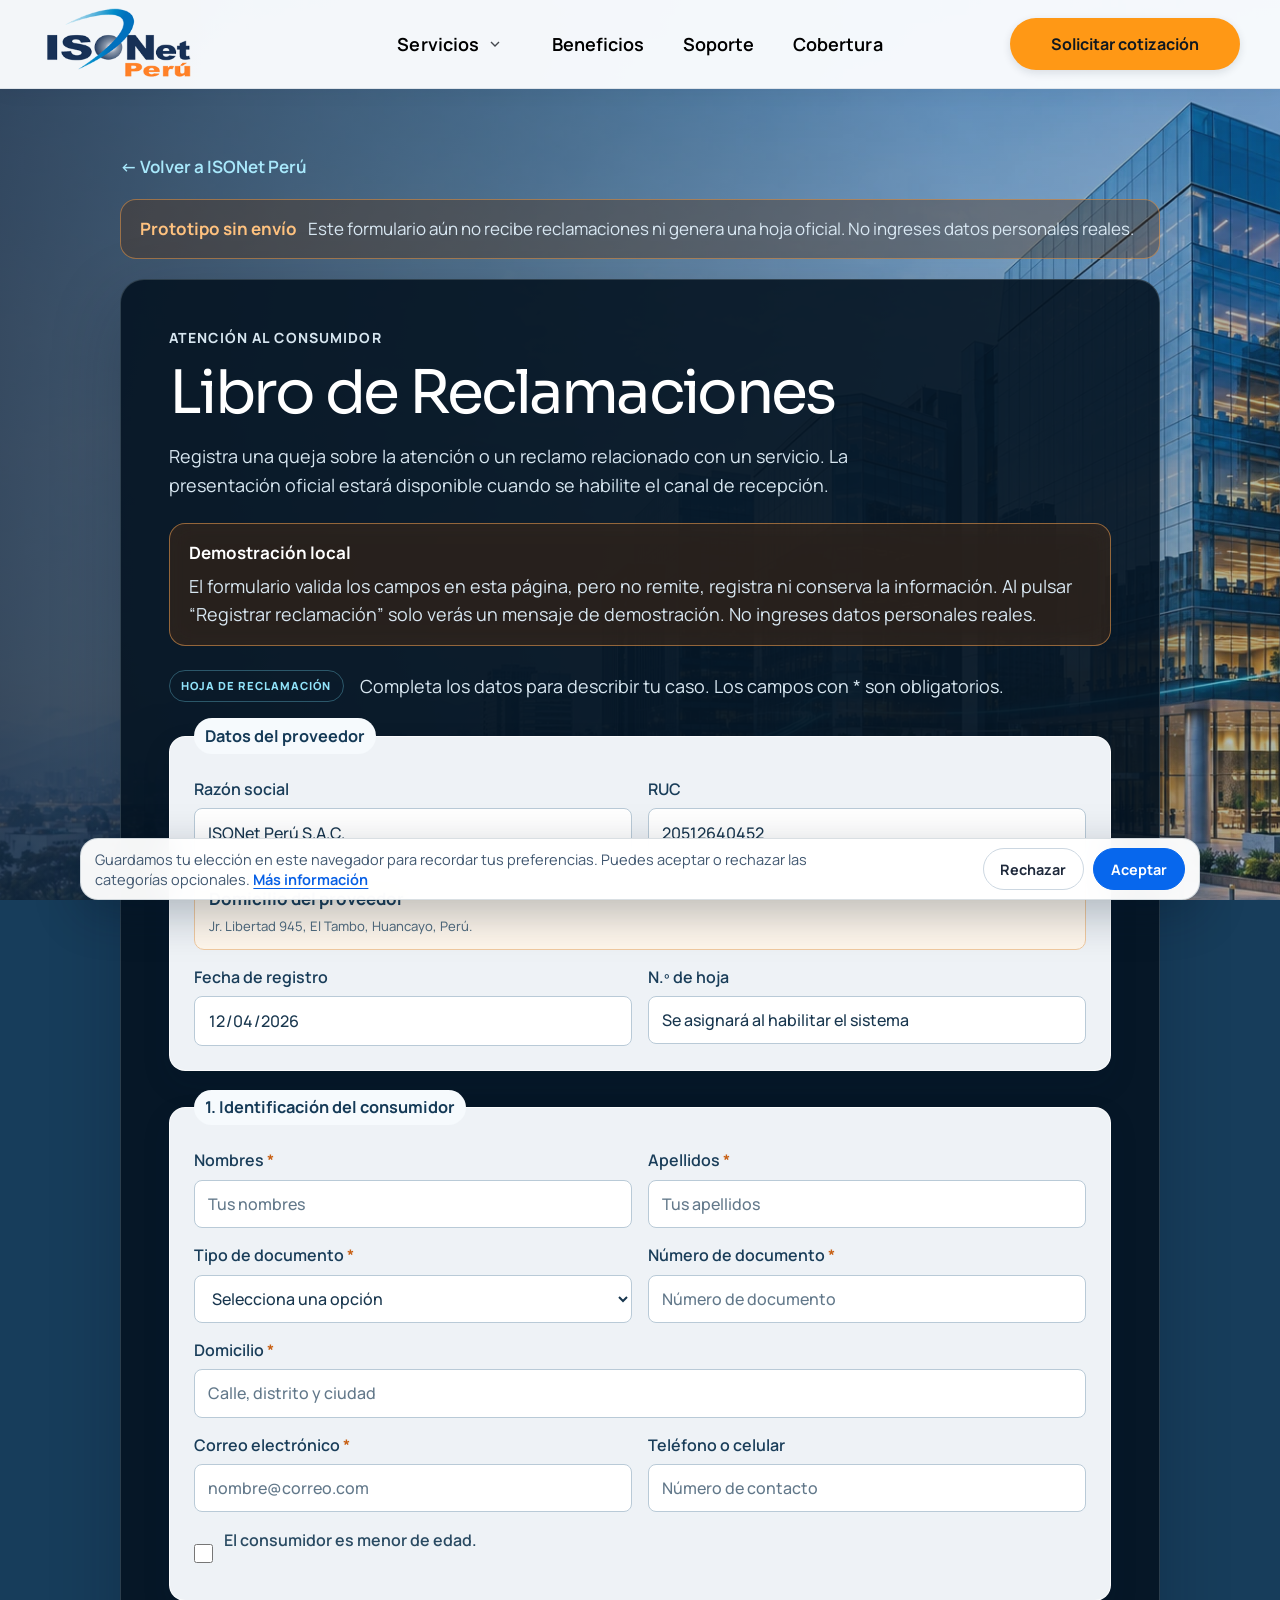
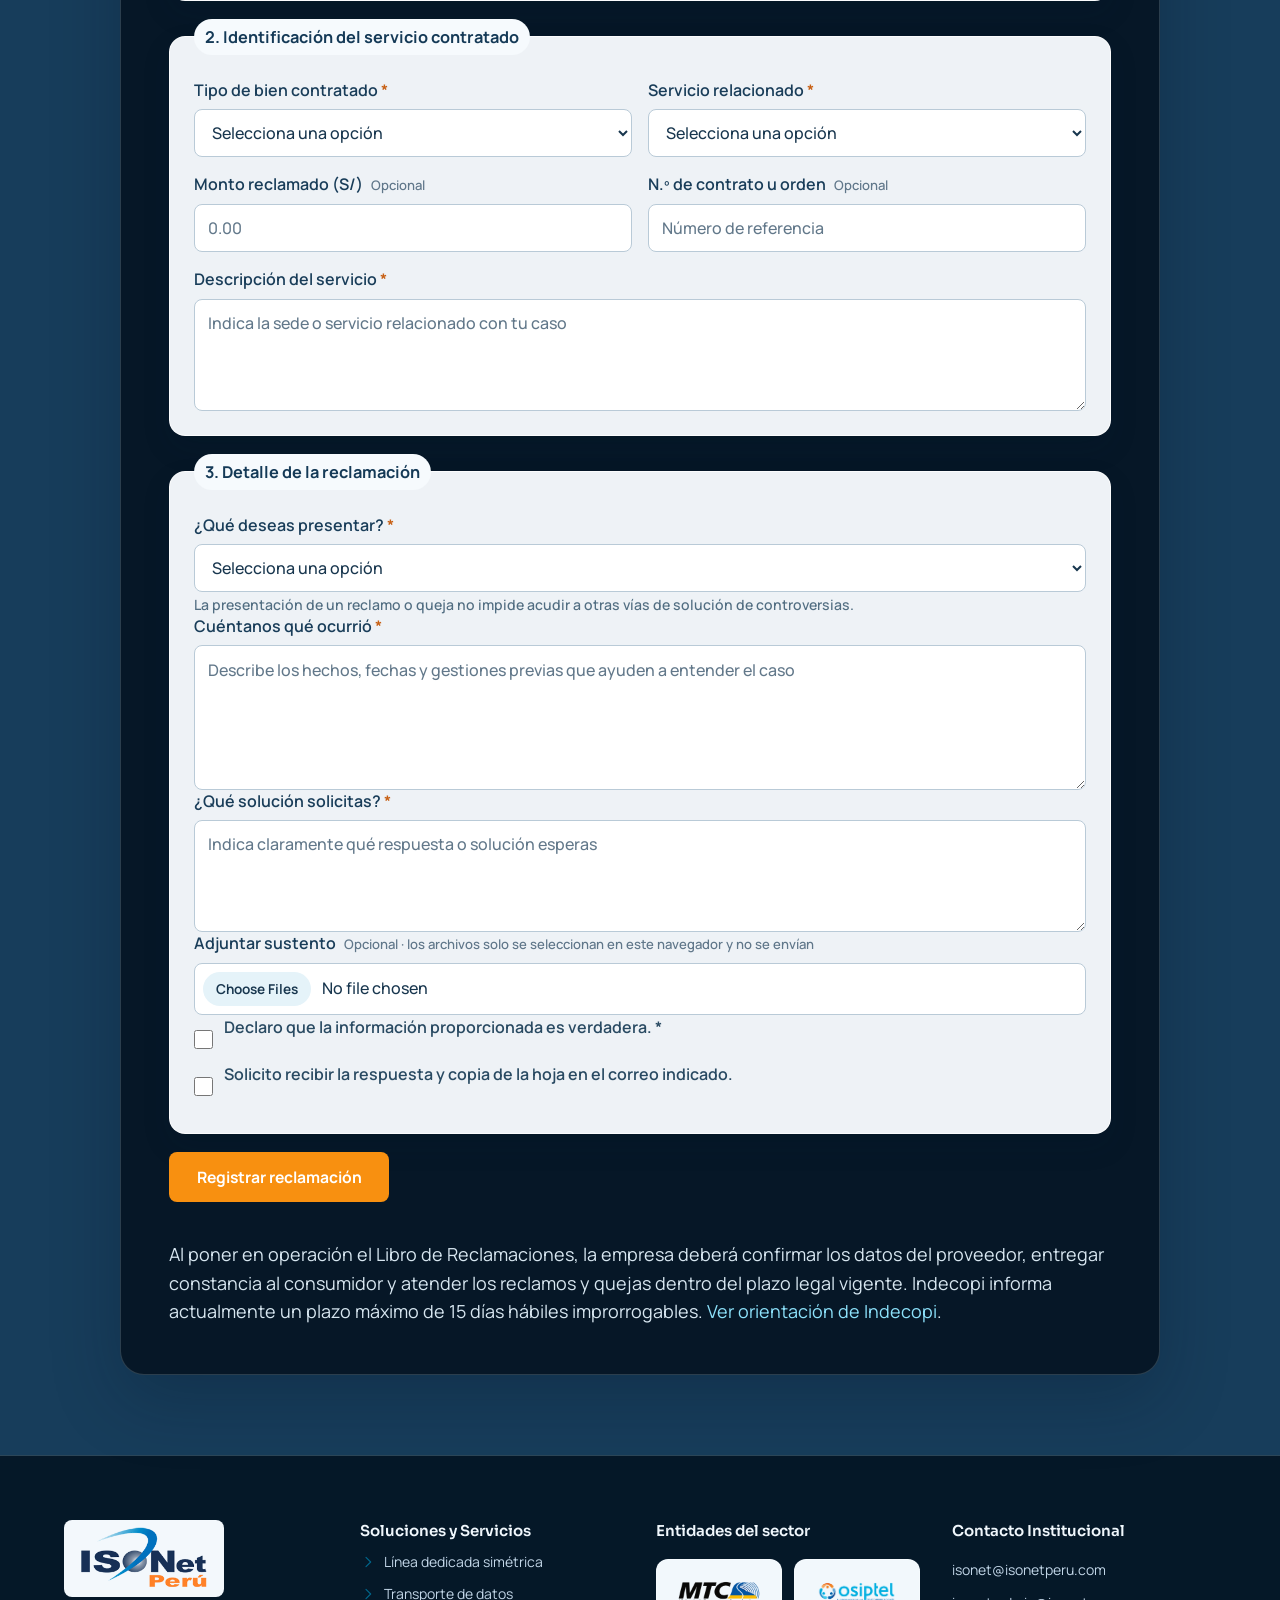
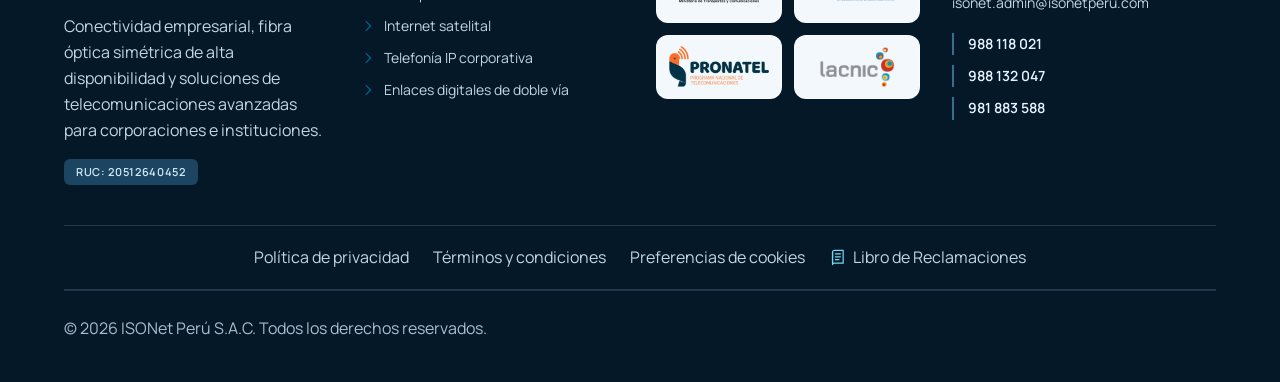
<file: ISONet_Propuesta_Profesional/libro-reclamaciones.html>
<!doctype html>

<html lang="es" data-type="service"><head><title>Libro de Reclamaciones | ISONet Perú</title><meta charset="utf-8"><style>html{background-color:#173d5b}</style><link rel="stylesheet" href="../ISONet_Oficial/assets/index.css"><link rel="stylesheet" href="../ISONet_Oficial/assets/oficial.css?v=9"><link rel="icon" href="../assets/v2/logo-oficial.svg" type="image/svg+xml"><meta name="page-type" content="legal"><meta name="site-kind" content="tech"><link rel="stylesheet" href="propuesta.css?v=3"><link rel="stylesheet" href="portada-integrada.css?v=1"><link rel="stylesheet" href="secciones-conservadas.css?v=1"><link rel="stylesheet" href="ritmo-visual.css?v=1"><link rel="stylesheet" href="estilo-claro.css?v=2"><link rel="stylesheet" href="ajustes-portada.css?v=55"><link rel="stylesheet" href="navegacion-compartida.css?v=11"><link rel="stylesheet" href="legal.css?v=9"><meta name="description" content="Libro de Reclamaciones de ISONet Perú."><link rel="preconnect" href="https://fonts.googleapis.com"><link rel="preconnect" href="https://fonts.gstatic.com" crossorigin><link href="https://fonts.googleapis.com/css2?family=Manrope:wght@400;500;600;700&family=Sora:wght@600;700&display=swap" rel="stylesheet"><link rel="stylesheet" href="identidad-isonet.css?v=16"><link rel="stylesheet" href="experiencia-isonet.css?v=7"></head><body data-ux-polish data-home-design="integrated" data-visual-style="claro" data-glass-theme="blue" class="bg-background font-body-md text-on-surface antialiased"><svg class="inline-defs-container" aria-hidden="true" style="position:absolute;width:0;height:0;overflow:hidden"></svg><meta content="width=device-width, initial-scale=1.0" name="viewport"><meta content="web_standard" name="shell-type">
<style>@layer base{html,body{margin:0;padding:0;}body{overscroll-behavior:none;}main>:first-child{margin-top:0!important;}main>:last-child{margin-bottom:0!important;}}html{scrollbar-width:thin;scrollbar-color:rgba(178,201,214,.48) rgba(9,27,44,.16);overflow-x:clip}::-webkit-scrollbar{width:8px;height:8px}::-webkit-scrollbar:horizontal{display:none;height:0}::-webkit-scrollbar-track{background:rgba(9,27,44,.16)}::-webkit-scrollbar-thumb{background:rgba(178,201,214,.48);border:2px solid transparent;background-clip:padding-box;border-radius:999px}::-webkit-scrollbar-thumb:hover{background:rgba(202,220,230,.68);background-clip:padding-box}</style><header class="official-header"><div class="official-nav"><a class="official-brand" href="index.html" aria-label="ISONet Perú, inicio"><img src="../assets/v2/logo-oficial.svg" alt="ISONet Perú" width="438" height="220" class="official-logo"></a><button class="official-menu-toggle" aria-expanded="false" aria-controls="official-menu" aria-label="Abrir menú">☰</button><nav id="official-menu" aria-label="Navegación principal"><div class="official-solutions"><div class="official-solutions-trigger"><a class="official-solutions-link" href="index.html#soluciones">Servicios</a><button class="official-solutions-toggle" type="button" aria-label="Mostrar lista de soluciones" aria-expanded="false" aria-controls="official-dropdown"><svg width="16" height="16" viewbox="0 0 24 24" fill="none" stroke="currentColor" stroke-width="2" aria-hidden="true"><path d="m6 9 6 6 6-6"></path></svg></button></div><div id="official-dropdown"><a href="linea-dedicada.html"><svg class="official-solution-icon" viewbox="0 0 24 24" fill="none" stroke="currentColor" stroke-width="1.75" stroke-linecap="round" stroke-linejoin="round" aria-hidden="true"><circle cx="12" cy="12" r="9"></circle><ellipse cx="12" cy="12" rx="4" ry="9"></ellipse><path d="M3 12h18"></path></svg><span>Línea dedicada simétrica</span></a><a href="transporte-datos.html"><svg class="official-solution-icon" viewbox="0 0 24 24" fill="none" stroke="currentColor" stroke-width="1.75" stroke-linecap="round" stroke-linejoin="round" aria-hidden="true"><rect x="9" y="2" width="6" height="6" rx="1"></rect><rect x="2" y="16" width="6" height="6" rx="1"></rect><rect x="16" y="16" width="6" height="6" rx="1"></rect><path d="M12 8v4H5v4m7-4h7v4"></path></svg><span>Transporte de datos</span></a><a href="internet-satelital.html"><svg class="official-solution-icon" viewbox="0 0 24 24" fill="none" stroke="currentColor" stroke-width="1.75" stroke-linecap="round" stroke-linejoin="round" aria-hidden="true"><path d="M4 4c0 9 7 16 16 16L4 4ZM10 16l-3 5h10M13 10l6-6M15 3h6v6"></path></svg><span>Internet satelital</span></a><a href="telefonia-ip.html"><svg class="official-solution-icon" viewbox="0 0 24 24" fill="none" stroke="currentColor" stroke-width="1.75" stroke-linecap="round" stroke-linejoin="round" aria-hidden="true"><path d="M22 16.9v3a2 2 0 0 1-2.2 2A20 20 0 0 1 2.1 4.2 2 2 0 0 1 4.1 2h3a2 2 0 0 1 2 1.7l.7 2.8a2 2 0 0 1-.4 2.1L8.1 9.9a16 16 0 0 0 6 6l1.3-1.3a2 2 0 0 1 2.1-.4l2.8.7a2 2 0 0 1 1.7 2Z"></path></svg><span>Telefonía IP</span></a><a href="enlaces-digitales.html"><svg class="official-solution-icon" viewbox="0 0 24 24" fill="none" stroke="currentColor" stroke-width="1.75" stroke-linecap="round" stroke-linejoin="round" aria-hidden="true"><path d="M4 21l8-17 8 17M7 15h10M10 9h4M3 4a13 13 0 0 0 0 11M21 4a13 13 0 0 1 0 11"></path></svg><span>Enlaces digitales de doble vía</span></a></div></div><a href="index.html#beneficios">Beneficios</a><a href="index.html#soporte">Soporte</a><a href="index.html#cobertura">Cobertura</a></nav><a class="official-quote" href="index.html#cotizar">Solicitar cotización</a></div></header><main class="legal-main"><div class="legal-wrap"><a class="legal-back" href="index.html">← Volver a ISONet Perú</a><div class="legal-draft-notice"><strong>Prototipo sin envío</strong><span>Este formulario aún no recibe reclamaciones ni genera una hoja oficial. No ingreses datos personales reales.</span></div><article class="legal-document"><p class="legal-eyebrow">ATENCIÓN AL CONSUMIDOR</p><h1>Libro de Reclamaciones</h1><p class="legal-lead">Registra una queja sobre la atención o un reclamo relacionado con un servicio. La presentación oficial estará disponible cuando se habilite el canal de recepción.</p><div class="legal-info-box legal-warning"><strong>Demostración local</strong><p>El formulario valida los campos en esta página, pero no remite, registra ni conserva la información. Al pulsar “Registrar reclamación” solo verás un mensaje de demostración. No ingreses datos personales reales.</p></div>
<form class="legal-complaint-form" id="complaint-form">
<div class="legal-form-intro"><span class="legal-step-badge">HOJA DE RECLAMACIÓN</span><p>Completa los datos para describir tu caso. Los campos con <span aria-hidden="true">*</span> son obligatorios.</p></div>
<fieldset><legend>Datos del proveedor</legend><div class="legal-field-grid"><label>Razón social<input value="ISONet Perú S.A.C." readonly></label><label>RUC<input value="20512640452" readonly></label><div class="legal-provider-address full"><strong>Domicilio del proveedor</strong><span>Jr. Libertad 945, El Tambo, Huancayo, Perú.</span></div><label>Fecha de registro<input id="complaint-date" type="date" readonly></label><label>N.º de hoja<input value="Se asignará al habilitar el sistema" readonly></label></div></fieldset>
<fieldset><legend>1. Identificación del consumidor</legend><div class="legal-field-grid"><label>Nombres <span aria-hidden="true">*</span><input name="given-name" autocomplete="given-name" required placeholder="Tus nombres"></label><label>Apellidos <span aria-hidden="true">*</span><input name="family-name" autocomplete="family-name" required placeholder="Tus apellidos"></label><label>Tipo de documento <span aria-hidden="true">*</span><select name="document-type" required><option value="">Selecciona una opción</option><option>DNI</option><option>Carné de extranjería</option><option>Pasaporte</option><option>Otro</option></select></label><label>Número de documento <span aria-hidden="true">*</span><input name="document-number" autocomplete="off" required placeholder="Número de documento"></label><label class="full">Domicilio <span aria-hidden="true">*</span><input name="address" autocomplete="street-address" required placeholder="Calle, distrito y ciudad"></label><label>Correo electrónico <span aria-hidden="true">*</span><input name="email" type="email" autocomplete="email" required placeholder="nombre@correo.com"></label><label>Teléfono o celular<input name="phone" type="tel" autocomplete="tel" placeholder="Número de contacto"></label><label class="full legal-check"><input id="complainant-minor" name="minor" type="checkbox"><span>El consumidor es menor de edad.</span></label><div class="legal-field-grid full legal-representative" id="representative-fields" hidden><label>Nombre del padre, madre o representante <span aria-hidden="true">*</span><input name="representative-name" placeholder="Nombre completo"></label><label>Documento del representante <span aria-hidden="true">*</span><input name="representative-document" placeholder="Tipo y número"></label></div></div></fieldset>
<fieldset><legend>2. Identificación del servicio contratado</legend><div class="legal-field-grid"><label>Tipo de bien contratado <span aria-hidden="true">*</span><select name="item-type" required><option value="">Selecciona una opción</option><option>Servicio</option><option>Producto</option></select></label><label>Servicio relacionado <span aria-hidden="true">*</span><select name="service" required><option value="">Selecciona una opción</option><option>Línea dedicada simétrica</option><option>Transporte de datos</option><option>Internet satelital</option><option>Telefonía IP</option><option>Enlaces digitales de doble vía</option><option>Otro servicio</option></select></label><label>Monto reclamado (S/) <small>Opcional</small><input name="amount" type="number" min="0" step="0.01" inputmode="decimal" placeholder="0.00"></label><label>N.º de contrato u orden <small>Opcional</small><input name="reference" placeholder="Número de referencia"></label><label class="full">Descripción del servicio <span aria-hidden="true">*</span><textarea name="item-description" rows="3" required placeholder="Indica la sede o servicio relacionado con tu caso"></textarea></label></div></fieldset>
<fieldset><legend>3. Detalle de la reclamación</legend><div class="legal-field-grid"><label class="full">¿Qué deseas presentar? <span aria-hidden="true">*</span><select name="case-type" required><option value="">Selecciona una opción</option><option value="reclamo">Reclamo — disconformidad relacionada con el servicio contratado</option><option value="queja">Queja — disconformidad relacionada con la atención recibida</option></select><small class="full">La presentación de un reclamo o queja no impide acudir a otras vías de solución de controversias.</small><label class="full">Cuéntanos qué ocurrió <span aria-hidden="true">*</span><textarea name="details" rows="5" maxlength="3000" required placeholder="Describe los hechos, fechas y gestiones previas que ayuden a entender el caso"></textarea></label><label class="full">¿Qué solución solicitas? <span aria-hidden="true">*</span><textarea name="request" rows="3" maxlength="1500" required placeholder="Indica claramente qué respuesta o solución esperas"></textarea></label><label class="full">Adjuntar sustento <small>Opcional · los archivos solo se seleccionan en este navegador y no se envían</small><input name="attachments" type="file" multiple accept=".pdf,.jpg,.jpeg,.png"></label><label class="full legal-check"><input name="truthful" type="checkbox" required><span>Declaro que la información proporcionada es verdadera. <span aria-hidden="true">*</span></span></label><label class="full legal-check"><input name="email-copy" type="checkbox"><span>Solicito recibir la respuesta y copia de la hoja en el correo indicado.</span></label></div></fieldset>
<div class="legal-form-submit"><button class="legal-primary" type="submit">Registrar reclamación</button><p id="complaint-status" class="legal-status" role="status" aria-live="polite"></p></div>
</form>
<p class="legal-small">Al poner en operación el Libro de Reclamaciones, la empresa deberá confirmar los datos del proveedor, entregar constancia al consumidor y atender los reclamos y quejas dentro del plazo legal vigente. Indecopi informa actualmente un plazo máximo de 15 días hábiles improrrogables. <a href="https://www.gob.pe/institucion/indecopi/campañas/119031-resuelve-tus-problemas-de-consumo" target="_blank" rel="noopener noreferrer">Ver orientación de Indecopi</a>.</p></article></div></main><footer class="w-full bg-surface-container-low text-on-surface mt-space-xl"><div class="max-w-7xl mx-auto px-margin md:px-margin-md lg:px-margin-lg pt-space-2xl pb-space-xl"><div class="grid grid-cols-1 md:grid-cols-2 lg:grid-cols-4 gap-gutter lg:gap-gutter-lg pb-space-xl"><div class="space-y-space-md"><div class="flex items-center"><img src="../assets/v2/logo-oficial.svg" alt="ISONet Perú" width="438" height="220" class="official-logo"></div><p class="font-body-sm text-body-sm text-on-surface-variant leading-relaxed">Conectividad empresarial, fibra óptica simétrica de alta disponibilidad y soluciones de telecomunicaciones avanzadas para corporaciones e instituciones.</p><div class="inline-flex items-center px-3 py-1.5 rounded-md bg-surface-container font-label-badge text-label-badge text-primary font-semibold">RUC: 20512640452</div></div><div class="space-y-space-sm"><h4 class="font-headline-sm text-[16px] text-primary font-semibold">Soluciones y Servicios</h4><ul class="space-y-2.5"><li class="flex items-center gap-2"><svg class="official-ui-icon" data-icon="chevron" viewbox="0 0 24 24" fill="none" stroke="currentColor" stroke-width="1.75" stroke-linecap="round" stroke-linejoin="round" aria-hidden="true"><path d="m9 5 7 7-7 7"></path></svg><a class="font-body-sm text-body-sm text-on-surface-variant hover:text-secondary transition-colors" data-path="linea-dedicada" href="linea-dedicada.html">Línea dedicada simétrica</a></li><li class="flex items-center gap-2"><svg class="official-ui-icon" data-icon="chevron" viewbox="0 0 24 24" fill="none" stroke="currentColor" stroke-width="1.75" stroke-linecap="round" stroke-linejoin="round" aria-hidden="true"><path d="m9 5 7 7-7 7"></path></svg><a class="font-body-sm text-body-sm text-on-surface-variant hover:text-secondary transition-colors" data-path="transporte-datos" href="transporte-datos.html">Transporte de datos</a></li><li class="flex items-center gap-2"><svg class="official-ui-icon" data-icon="chevron" viewbox="0 0 24 24" fill="none" stroke="currentColor" stroke-width="1.75" stroke-linecap="round" stroke-linejoin="round" aria-hidden="true"><path d="m9 5 7 7-7 7"></path></svg><a class="font-body-sm text-body-sm text-on-surface-variant hover:text-secondary transition-colors" data-path="internet-satelital" href="internet-satelital.html">Internet satelital</a></li><li class="flex items-center gap-2"><svg class="official-ui-icon" data-icon="chevron" viewbox="0 0 24 24" fill="none" stroke="currentColor" stroke-width="1.75" stroke-linecap="round" stroke-linejoin="round" aria-hidden="true"><path d="m9 5 7 7-7 7"></path></svg><a class="font-body-sm text-body-sm text-on-surface-variant hover:text-secondary transition-colors" data-path="telefonia-ip" href="telefonia-ip.html">Telefonía IP corporativa</a></li><li class="flex items-center gap-2"><svg class="official-ui-icon" data-icon="chevron" viewbox="0 0 24 24" fill="none" stroke="currentColor" stroke-width="1.75" stroke-linecap="round" stroke-linejoin="round" aria-hidden="true"><path d="m9 5 7 7-7 7"></path></svg><a class="font-body-sm text-body-sm text-on-surface-variant hover:text-secondary transition-colors" data-path="enlaces-digitales" href="enlaces-digitales.html">Enlaces digitales de doble vía</a></li></ul></div><div class="official-footer-accreditations"><h4>Entidades del sector</h4><div class="official-accreditations-grid"><a href="https://www.gob.pe/mtc" target="_blank" rel="noopener noreferrer" aria-label="Visitar MTC, abre en una pestaña nueva"><img src="../homologados/mtcperu-transparente.png" alt="MTC" loading="lazy"></a><a href="https://www.osiptel.gob.pe/" target="_blank" rel="noopener noreferrer" aria-label="Visitar OSIPTEL, abre en una pestaña nueva"><img src="../homologados/osiptel.png" alt="OSIPTEL" loading="lazy"></a><a href="https://www.gob.pe/pronatel" target="_blank" rel="noopener noreferrer" aria-label="Visitar PRONATEL, abre en una pestaña nueva"><img src="../homologados/pronatel-transparente.png" alt="PRONATEL" loading="lazy"></a><a href="https://www.lacnic.net/" target="_blank" rel="noopener noreferrer" aria-label="Visitar LACNIC, abre en una pestaña nueva"><img src="../homologados/lacnic.png" alt="LACNIC" loading="lazy"></a></div></div><div class="official-footer-contact"><h4>Contacto Institucional</h4><div class="official-footer-emails"><a href="mailto:isonet@isonetperu.com">isonet@isonetperu.com</a><a href="mailto:isonet.admin@isonetperu.com">isonet.admin@isonetperu.com</a></div><div class="official-contact-numbers"><a href="tel:+51988118021">988 118 021</a><a href="tel:+51988132047">988 132 047</a><a href="tel:+51981883588">981 883 588</a></div></div></div><nav class="legal-footer-links" aria-label="Información legal"><a href="privacidad.html">Política de privacidad</a><a href="terminos.html">Términos y condiciones</a><a href="preferencias-cookies.html">Preferencias de cookies</a><a href="libro-reclamaciones.html"><svg class="isonet-legal-icon" viewBox="0 0 24 24" fill="none" stroke="currentColor" stroke-width="1.7" stroke-linecap="round" stroke-linejoin="round" aria-hidden="true"><path d="M5 4.5A2.5 2.5 0 0 1 7.5 2H20v18H7.5A2.5 2.5 0 0 0 5 22z"/><path d="M5 4.5v15M9 7h7M9 11h7M9 15h5"/></svg><span>Libro de Reclamaciones</span></a></nav><div class="official-footer-bottom"><p>© 2026 ISONet Perú S.A.C. Todos los derechos reservados.</p></div></div></footer><script src="../ISONet_Oficial/assets/oficial.js?v=3"></script><script src="propuesta.js"></script><script src="navegacion-compartida.js?v=20"></script><script src="legal.js?v=2"></script><script src="cookies-consent.js?v=2"></script><script src="mobile-action-bar.js?v=1"></script></body></html>
</file>
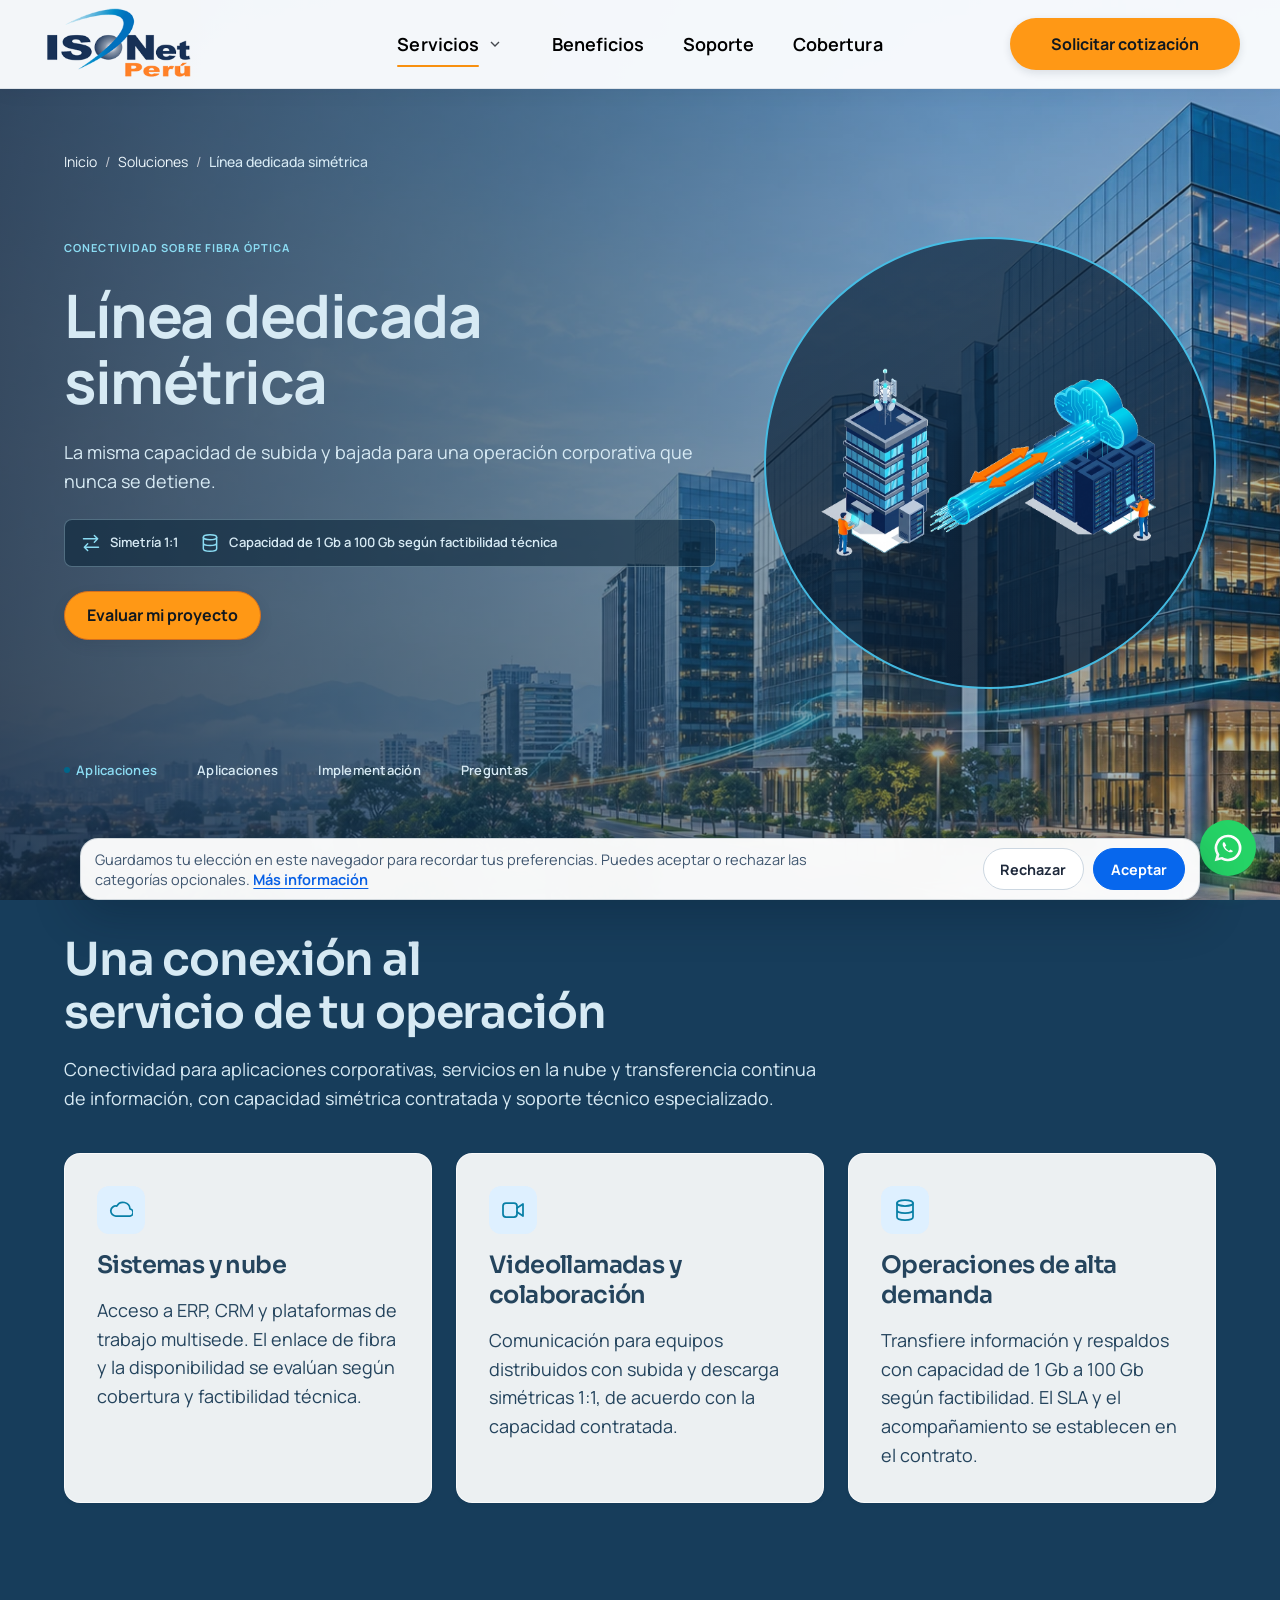
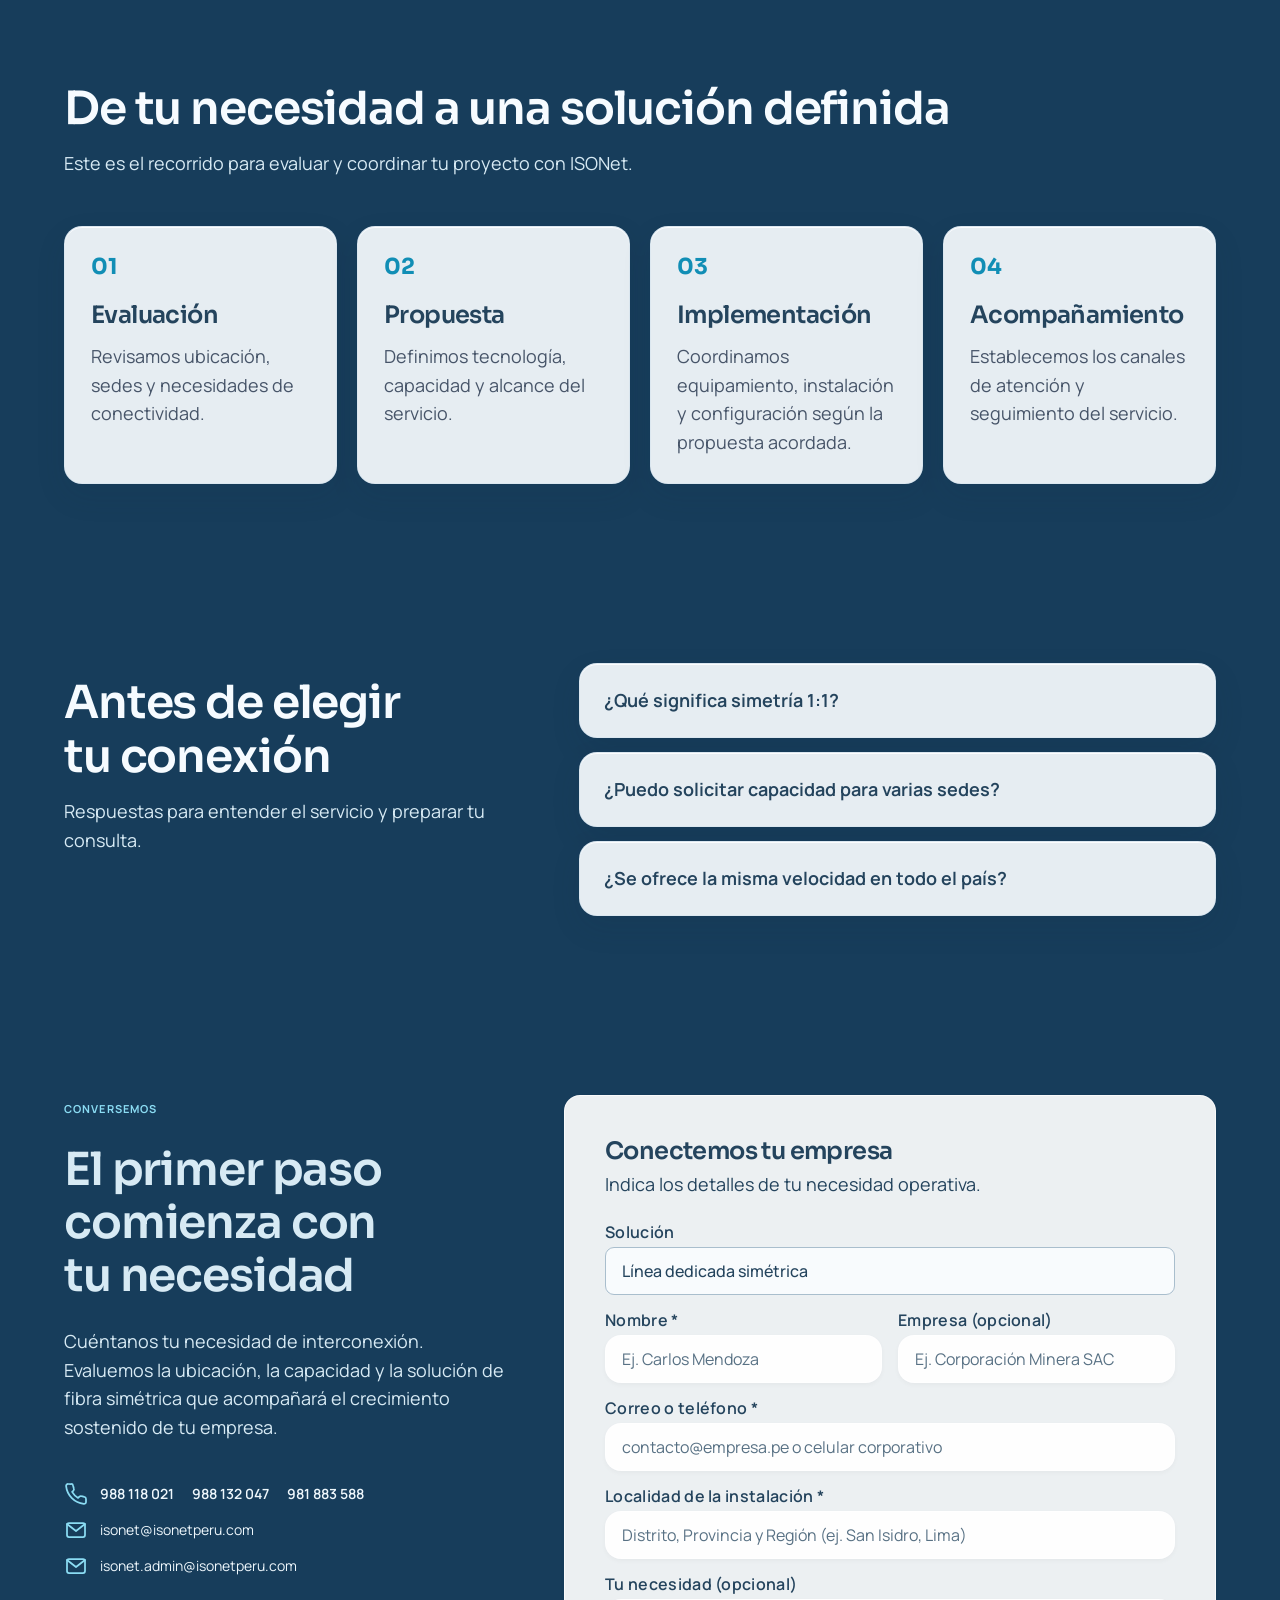
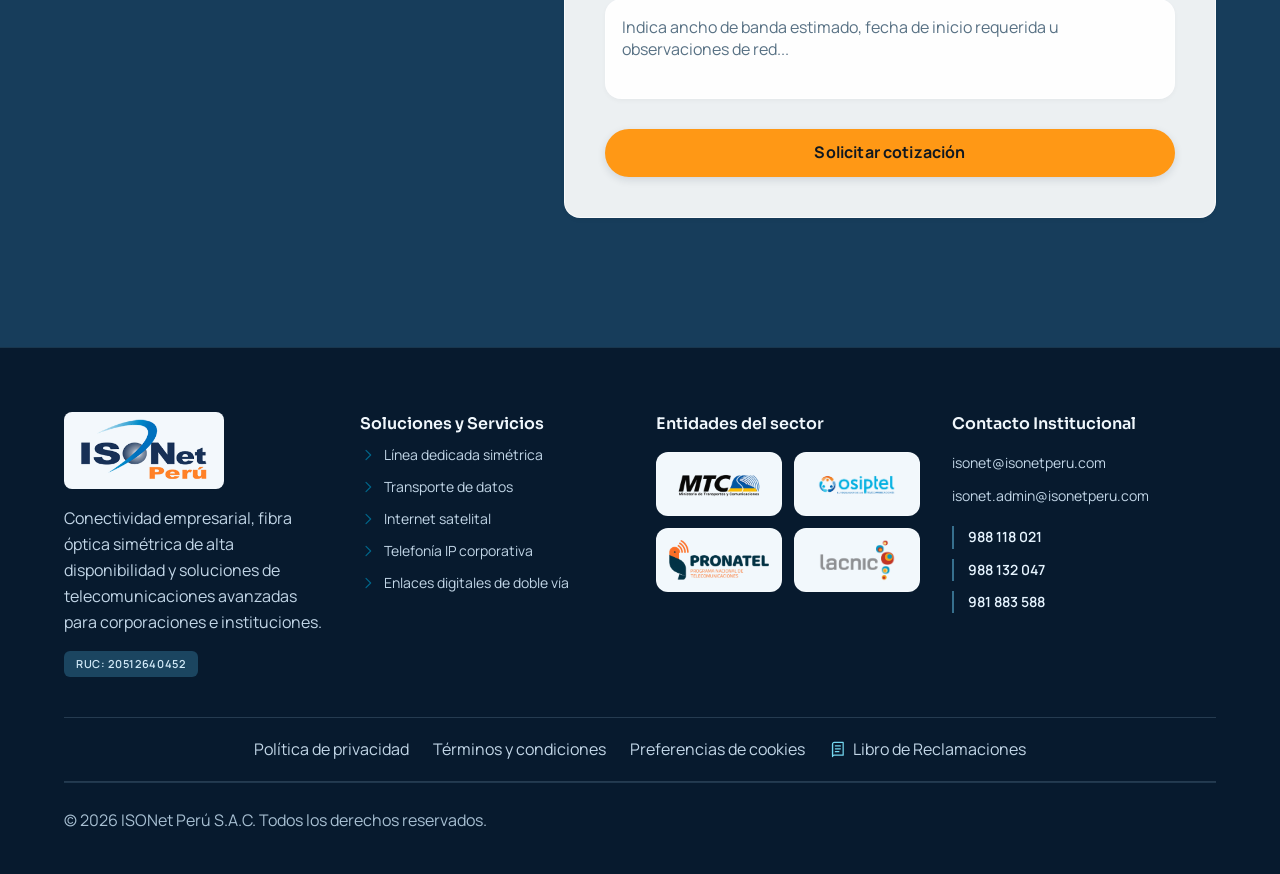
<file: ISONet_Propuesta_Profesional/linea-dedicada.html>
<!doctype html>
<html lang="es" data-type="service"><head><meta charset="utf-8"><title>Línea dedicada simétrica para empresas | ISONet Perú</title><meta name="description" content="Conectividad empresarial simétrica 1:1 de 1 Gb a 100 Gb. Capacidad y disponibilidad sujetas a cobertura y factibilidad técnica."><style>html{background-color:#173d5b}</style><meta content="width=device-width, initial-scale=1.0" name="viewport"><meta content="web_standard" name="shell-type">
<style>@layer base{html,body{margin:0;padding:0;}body{overscroll-behavior:none;}main>:first-child{margin-top:0!important;}main>:last-child{margin-bottom:0!important;}}</style><link rel="stylesheet" href="../ISONet_Oficial/assets/linea-dedicada.css"><link rel="stylesheet" href="../ISONet_Oficial/assets/oficial.css?v=9"><meta name="robots" content="noindex,nofollow"><link rel="icon" href="../assets/v2/logo-oficial.svg" type="image/svg+xml"><meta name="page-type" content="service"><meta name="site-kind" content="tech"><link rel="stylesheet" href="propuesta.css?v=3"><link rel="stylesheet" href="soluciones-fondo.css?v=2"><link rel="stylesheet" href="navegacion-compartida.css?v=11"><link rel="stylesheet" href="legal.css?v=4"><link rel="preconnect" href="https://fonts.googleapis.com"><link rel="preconnect" href="https://fonts.gstatic.com" crossorigin><link href="https://fonts.googleapis.com/css2?family=Manrope:wght@400;500;600;700&family=Sora:wght@600;700&display=swap" rel="stylesheet"><link rel="stylesheet" href="identidad-isonet.css?v=26"><link rel="stylesheet" href="experiencia-isonet.css?v=7">
<link rel="stylesheet" href="ilustraciones-servicios.css?v=5"></head><body data-ux-polish data-glass-theme="blue" class="bg-background font-body-md text-on-surface antialiased"><header class="official-header"><div class="official-nav"><a class="official-brand" href="index.html" aria-label="ISONet Perú, inicio"><img src="../assets/v2/logo-oficial.svg" alt="ISONet Perú" width="438" height="220" class="official-logo"></a><button class="official-menu-toggle" aria-expanded="false" aria-controls="official-menu" aria-label="Abrir menú">☰</button><nav id="official-menu" aria-label="Navegación principal"><div class="official-solutions"><div class="official-solutions-trigger"><a class="official-solutions-link" href="index.html#soluciones">Servicios</a><button class="official-solutions-toggle" type="button" aria-label="Mostrar lista de soluciones" aria-expanded="false" aria-controls="official-dropdown"><svg width="16" height="16" viewbox="0 0 24 24" fill="none" stroke="currentColor" stroke-width="2" aria-hidden="true"><path d="m6 9 6 6 6-6"></path></svg></button></div><div id="official-dropdown"><a href="linea-dedicada.html"><svg class="official-solution-icon" viewbox="0 0 24 24" fill="none" stroke="currentColor" stroke-width="1.75" stroke-linecap="round" stroke-linejoin="round" aria-hidden="true"><circle cx="12" cy="12" r="9"></circle><ellipse cx="12" cy="12" rx="4" ry="9"></ellipse><path d="M3 12h18"></path></svg><span>Línea dedicada simétrica</span></a><a href="transporte-datos.html"><svg class="official-solution-icon" viewbox="0 0 24 24" fill="none" stroke="currentColor" stroke-width="1.75" stroke-linecap="round" stroke-linejoin="round" aria-hidden="true"><rect x="9" y="2" width="6" height="6" rx="1"></rect><rect x="2" y="16" width="6" height="6" rx="1"></rect><rect x="16" y="16" width="6" height="6" rx="1"></rect><path d="M12 8v4H5v4m7-4h7v4"></path></svg><span>Transporte de datos</span></a><a href="internet-satelital.html"><svg class="official-solution-icon" viewbox="0 0 24 24" fill="none" stroke="currentColor" stroke-width="1.75" stroke-linecap="round" stroke-linejoin="round" aria-hidden="true"><path d="M4 4c0 9 7 16 16 16L4 4ZM10 16l-3 5h10M13 10l6-6M15 3h6v6"></path></svg><span>Internet satelital</span></a><a href="telefonia-ip.html"><svg class="official-solution-icon" viewbox="0 0 24 24" fill="none" stroke="currentColor" stroke-width="1.75" stroke-linecap="round" stroke-linejoin="round" aria-hidden="true"><path d="M22 16.9v3a2 2 0 0 1-2.2 2A20 20 0 0 1 2.1 4.2 2 2 0 0 1 4.1 2h3a2 2 0 0 1 2 1.7l.7 2.8a2 2 0 0 1-.4 2.1L8.1 9.9a16 16 0 0 0 6 6l1.3-1.3a2 2 0 0 1 2.1-.4l2.8.7a2 2 0 0 1 1.7 2Z"></path></svg><span>Telefonía IP</span></a><a href="enlaces-digitales.html"><svg class="official-solution-icon" viewbox="0 0 24 24" fill="none" stroke="currentColor" stroke-width="1.75" stroke-linecap="round" stroke-linejoin="round" aria-hidden="true"><path d="M4 21l8-17 8 17M7 15h10M10 9h4M3 4a13 13 0 0 0 0 11M21 4a13 13 0 0 1 0 11"></path></svg><span>Enlaces digitales de doble vía</span></a></div></div><a href="index.html#beneficios">Beneficios</a><a href="index.html#soporte">Soporte</a><a href="index.html#cobertura">Cobertura</a></nav><a class="official-quote" href="#cotizar">Solicitar cotización</a></div></header><main class="w-full bg-background"><div class="flex flex-col w-full">

<section class="max-w-7xl mx-auto w-full px-margin md:px-margin-md lg:px-margin-lg pt-4 pb-2">
<nav class="flex items-center gap-2 font-body-sm text-body-sm text-on-surface-variant">
<a class="hover:text-secondary transition-colors" href="index.html">Inicio</a>
<span class="text-outline-variant">/</span>
<a class="hover:text-secondary transition-colors" href="#">Soluciones</a>
<span class="text-outline-variant">/</span>
<span class="text-primary font-medium">Línea dedicada simétrica</span>
</nav>
</section>

<section class="max-w-7xl mx-auto w-full px-margin md:px-margin-md lg:px-margin-lg py-8 lg:py-14">
<div class="grid grid-cols-1 lg:grid-cols-12 gap-10 lg:gap-12 items-center">

<div class="lg:col-span-7 space-y-6 service-hero-copy">
<div class="inline-flex items-center gap-2">
<span class="font-label-badge text-label-badge text-secondary font-bold tracking-widest uppercase">
            CONECTIVIDAD SOBRE FIBRA ÓPTICA
          </span>
</div>
<h1 class="font-display-hero text-headline-xl lg:text-display-hero text-primary tracking-tight leading-tight">
          Línea dedicada simétrica
        </h1>
<p class="font-body-lg text-body-lg text-on-surface-variant max-w-2xl">
          La misma capacidad de subida y bajada para una operación corporativa que nunca se detiene.
        </p>

<div class="official-service-highlights"><span class="official-highlight-item"><svg class="official-ui-icon" data-icon="swap" viewBox="0 0 24 24" fill="none" stroke="currentColor" stroke-width="1.75" stroke-linecap="round" stroke-linejoin="round" aria-hidden="true"><path d="M3 7h17l-4-4m5 14H4l4 4M20 7l-4 4M4 17l4-4"/></svg><span>Simetría 1:1</span></span><span class="official-highlight-item"><svg class="official-ui-icon" data-icon="data" viewBox="0 0 24 24" fill="none" stroke="currentColor" stroke-width="1.75" stroke-linecap="round" stroke-linejoin="round" aria-hidden="true"><ellipse cx="12" cy="5" rx="8" ry="3"/><path d="M4 5v14c0 4 16 4 16 0V5M4 12c0 4 16 4 16 0"/></svg><span>Capacidad de 1 Gb a 100 Gb según factibilidad técnica</span></span></div>
<div>
<a class="isonet-primary-button" href="#cotizar">
            Evaluar mi proyecto

</a>
</div>
</div>

<div class="lg:col-span-5 relative">
<div class="official-service-portrait floating-service-art">
<img class="official-circular-image" src="assets/soluciones/transparentes/linea-dedicada-glass.png" alt="Diagrama de conexión dedicada entre una sede empresarial y una red de centros de datos." width="1024" height="572" fetchpriority="high" decoding="async">
</div>
</div>
</div>
</section>

<section class="max-w-7xl mx-auto w-full px-margin md:px-margin-md lg:px-margin-lg pt-4 pb-12">
<div class="flex flex-wrap items-center gap-6 md:gap-10 pb-4">
<a class="font-label-md text-label-md text-secondary hover:text-primary transition-colors font-semibold flex items-center gap-1.5" href="#aplicaciones">
<span class="w-1.5 h-1.5 rounded-full bg-secondary"></span>
        Aplicaciones
      </a>
<a class="font-label-md text-label-md text-on-surface-variant hover:text-secondary transition-colors" href="#aplicaciones">Aplicaciones</a>
<a class="font-label-md text-label-md text-on-surface-variant hover:text-secondary transition-colors" href="#implementacion">
        Implementación
      </a>
<a class="font-label-md text-label-md text-on-surface-variant hover:text-secondary transition-colors" href="#preguntas">
        Preguntas
      </a>
</div>
</section>

<section class="w-full py-16 bg-surface-container-low/40" id="aplicaciones">
<div class="max-w-7xl mx-auto px-margin md:px-margin-md lg:px-margin-lg space-y-10">
<div class="max-w-3xl space-y-4">
<h2 class="font-headline-xl text-headline-lg lg:text-headline-xl text-primary tracking-tight">
          Una conexión al servicio de tu operación
        </h2>
<p class="font-body-md text-body-md text-on-surface-variant leading-relaxed">
          Conectividad para aplicaciones corporativas, servicios en la nube y transferencia continua de información, con capacidad simétrica contratada y soporte técnico especializado.
        </p>
</div>
<div class="grid grid-cols-1 md:grid-cols-3 gap-6">

<div class="bg-surface-container-lowest p-8 rounded-2xl shadow-sm hover:shadow-md transition-shadow flex flex-col justify-between space-y-6">
<div class="space-y-4">
<div class="w-12 h-12 rounded-xl bg-surface-container flex items-center justify-center text-secondary">
<svg class="official-ui-icon" data-icon="cloud" viewBox="0 0 24 24" fill="none" stroke="currentColor" stroke-width="1.75" stroke-linecap="round" stroke-linejoin="round" aria-hidden="true"><path d="M7 18a5 5 0 1 1 .8-9.9A7 7 0 0 1 21 11a3.5 3.5 0 0 1-1 7H7Z"/></svg>
</div>
<h3 class="font-headline-sm text-headline-sm text-primary">Sistemas y nube</h3>
<p class="font-body-sm text-body-sm text-on-surface-variant leading-relaxed">Acceso a ERP, CRM y plataformas de trabajo multisede. El enlace de fibra y la disponibilidad se evalúan según cobertura y factibilidad técnica.</p>
</div>

</div>

<div class="bg-surface-container-lowest p-8 rounded-2xl shadow-sm hover:shadow-md transition-shadow flex flex-col justify-between space-y-6">
<div class="space-y-4">
<div class="w-12 h-12 rounded-xl bg-surface-container flex items-center justify-center text-secondary">
<svg class="official-ui-icon" data-icon="video" viewBox="0 0 24 24" fill="none" stroke="currentColor" stroke-width="1.75" stroke-linecap="round" stroke-linejoin="round" aria-hidden="true"><rect x="2" y="5" width="14" height="14" rx="3"/><path d="m16 10 6-4v12l-6-4"/></svg>
</div>
<h3 class="font-headline-sm text-headline-sm text-primary">Videollamadas y colaboración</h3>
<p class="font-body-sm text-body-sm text-on-surface-variant leading-relaxed">Comunicación para equipos distribuidos con subida y descarga simétricas 1:1, de acuerdo con la capacidad contratada.</p>
</div>

</div>

<div class="bg-surface-container-lowest p-8 rounded-2xl shadow-sm hover:shadow-md transition-shadow flex flex-col justify-between space-y-6">
<div class="space-y-4">
<div class="w-12 h-12 rounded-xl bg-surface-container flex items-center justify-center text-secondary">
<svg class="official-ui-icon" data-icon="data" viewBox="0 0 24 24" fill="none" stroke="currentColor" stroke-width="1.75" stroke-linecap="round" stroke-linejoin="round" aria-hidden="true"><ellipse cx="12" cy="5" rx="8" ry="3"/><path d="M4 5v14c0 4 16 4 16 0V5M4 12c0 4 16 4 16 0"/></svg>
</div>
<h3 class="font-headline-sm text-headline-sm text-primary">Operaciones de alta demanda</h3>
<p class="font-body-sm text-body-sm text-on-surface-variant leading-relaxed">Transfiere información y respaldos con capacidad de 1 Gb a 100 Gb según factibilidad. El SLA y el acompañamiento se establecen en el contrato.</p>
</div>

</div>
</div>
</div>
</section>



<section class="official-section official-process" id="implementacion"><div class="official-container"><div class="official-section-heading"><h2>De tu necesidad a una solución definida</h2><p>Este es el recorrido para evaluar y coordinar tu proyecto con ISONet.</p></div><ol><li><span>01</span><h3>Evaluación</h3><p>Revisamos ubicación, sedes y necesidades de conectividad.</p></li><li><span>02</span><h3>Propuesta</h3><p>Definimos tecnología, capacidad y alcance del servicio.</p></li><li><span>03</span><h3>Implementación</h3><p>Coordinamos equipamiento, instalación y configuración según la propuesta acordada.</p></li><li><span>04</span><h3>Acompañamiento</h3><p>Establecemos los canales de atención y seguimiento del servicio.</p></li></ol></div></section>

<section class="official-section official-faq" id="preguntas"><div class="official-container official-faq-grid"><div class="official-section-heading"><h2>Antes de elegir tu conexión</h2><p>Respuestas para entender el servicio y preparar tu consulta.</p></div><div class="official-questions"><details><summary>¿Qué significa simetría 1:1?</summary><div class="official-answer">La simetría 1:1 significa que la capacidad de subida y de bajada contratada es equivalente. La capacidad, disponibilidad y condiciones de desempeño se especifican en la propuesta y el contrato.</div></details><details><summary>¿Puedo solicitar capacidad para varias sedes?</summary><div class="official-answer">Se puede evaluar la interconexión de varias sedes mediante transporte de datos o enlaces punto a punto y multipunto. La arquitectura y la capacidad se definen según la ubicación y los requerimientos del proyecto.</div></details><details><summary>¿Se ofrece la misma velocidad en todo el país?</summary><div class="official-answer">La capacidad de 1 Gb a 100 Gb se evalúa para cada ubicación según la cobertura y la factibilidad técnica. Las alternativas de acceso o respaldo se detallan en la propuesta del servicio.</div></details></div></div></section>

<section class="w-full py-16 bg-surface-container-low/50" id="cotizar">
<div class="max-w-7xl mx-auto px-margin md:px-margin-md lg:px-margin-lg">
<div class="grid grid-cols-1 lg:grid-cols-12 gap-12 items-start">

<div class="lg:col-span-5 space-y-6">
<span class="font-label-badge text-label-badge text-secondary font-bold tracking-widest uppercase">
            CONVERSEMOS
          </span>
<h2 class="font-headline-xl text-headline-lg lg:text-headline-xl text-primary tracking-tight">
            El primer paso comienza con tu necesidad
          </h2>
<p class="font-body-md text-body-md text-on-surface-variant leading-relaxed">
            Cuéntanos tu necesidad de interconexión. Evaluemos la ubicación, la capacidad y la solución de fibra simétrica que acompañará el crecimiento sostenido de tu empresa.
          </p>
<div class="pt-4 space-y-3 font-body-sm text-body-sm">
<div class="flex items-center gap-3 text-primary font-semibold">
<svg class="official-ui-icon" data-icon="phone" viewBox="0 0 24 24" fill="none" stroke="currentColor" stroke-width="1.75" stroke-linecap="round" stroke-linejoin="round" aria-hidden="true"><path d="M22 16.9v3a2 2 0 0 1-2.2 2A20 20 0 0 1 2.1 4.2 2 2 0 0 1 4.1 2h3a2 2 0 0 1 2 1.7l.7 2.8a2 2 0 0 1-.4 2.1L8.1 9.9a16 16 0 0 0 6 6l1.3-1.3a2 2 0 0 1 2.1-.4l2.8.7a2 2 0 0 1 1.7 2Z"/></svg>
<div class="official-contact-numbers"><a href="tel:+51988118021">988 118 021</a><a href="tel:+51988132047">988 132 047</a><a href="tel:+51981883588">981 883 588</a></div>
</div>
<div class="flex items-center gap-3 text-on-surface-variant">
<svg class="official-ui-icon" data-icon="mail" viewBox="0 0 24 24" fill="none" stroke="currentColor" stroke-width="1.75" stroke-linecap="round" stroke-linejoin="round" aria-hidden="true"><rect x="3" y="5" width="18" height="14" rx="2"/><path d="m3 6 9 7 9-7"/></svg>
<a class="hover:text-secondary transition-colors" href="mailto:isonet@isonetperu.com">isonet@isonetperu.com</a>
</div>
<div class="flex items-center gap-3 text-on-surface-variant">
<svg class="official-ui-icon" data-icon="mail" viewBox="0 0 24 24" fill="none" stroke="currentColor" stroke-width="1.75" stroke-linecap="round" stroke-linejoin="round" aria-hidden="true"><rect x="3" y="5" width="18" height="14" rx="2"/><path d="m3 6 9 7 9-7"/></svg>
<a class="hover:text-secondary transition-colors" href="mailto:isonet.admin@isonetperu.com">isonet.admin@isonetperu.com</a>
</div>
</div>
</div>

<div class="lg:col-span-7 bg-surface-container-lowest p-8 lg:p-10 rounded-3xl shadow-sm">
<div class="mb-6 space-y-1">
<h3 class="font-headline-sm text-headline-sm text-primary">Conectemos tu empresa</h3>
<p class="font-body-sm text-body-sm text-on-surface-variant">Indica los detalles de tu necesidad operativa.</p>
</div>
<form class="space-y-4">
<div>
<label class="block font-label-md text-label-md text-primary font-medium mb-1.5">Solución</label>
<input class="w-full h-12 px-4 rounded-xl bg-surface-container-low font-body-md text-body-sm text-primary focus:outline-none cursor-default font-medium" readonly="" type="text" value="Línea dedicada simétrica">
</div>
<div class="grid grid-cols-1 md:grid-cols-2 gap-4">
<div>
<label class="block font-label-md text-label-md text-on-surface-variant mb-1.5">Nombre <span class="text-error">*</span></label>
<input class="w-full h-12 px-4 rounded-xl bg-surface-container-lowest shadow-sm font-body-md text-body-sm text-primary focus:outline-none focus:ring-2 focus:ring-secondary/40" placeholder="Ej. Carlos Mendoza" required="" type="text">
</div>
<div>
<label class="block font-label-md text-label-md text-on-surface-variant mb-1.5">Empresa <span class="text-on-surface-variant/60">(opcional)</span></label>
<input class="w-full h-12 px-4 rounded-xl bg-surface-container-lowest shadow-sm font-body-md text-body-sm text-primary focus:outline-none focus:ring-2 focus:ring-secondary/40" placeholder="Ej. Corporación Minera SAC" type="text">
</div>
</div>
<div>
<label class="block font-label-md text-label-md text-on-surface-variant mb-1.5">Correo o teléfono <span class="text-error">*</span></label>
<input class="w-full h-12 px-4 rounded-xl bg-surface-container-lowest shadow-sm font-body-md text-body-sm text-primary focus:outline-none focus:ring-2 focus:ring-secondary/40" placeholder="contacto@empresa.pe o celular corporativo" required="" type="text">
</div>
<div>
<label class="block font-label-md text-label-md text-on-surface-variant mb-1.5">Localidad de la instalación <span class="text-error">*</span></label>
<input class="w-full h-12 px-4 rounded-xl bg-surface-container-lowest shadow-sm font-body-md text-body-sm text-primary focus:outline-none focus:ring-2 focus:ring-secondary/40" placeholder="Distrito, Provincia y Región (ej. San Isidro, Lima)" required="" type="text">
</div>
<div>
<label class="block font-label-md text-label-md text-on-surface-variant mb-1.5">Tu necesidad <span class="text-on-surface-variant/60">(opcional)</span></label>
<textarea class="w-full p-4 rounded-xl bg-surface-container-lowest shadow-sm font-body-md text-body-sm text-primary focus:outline-none focus:ring-2 focus:ring-secondary/40 resize-none" placeholder="Indica ancho de banda estimado, fecha de inicio requerida u observaciones de red..." rows="3"></textarea>
</div>
<div class="pt-2">
<button class="w-full h-13 py-3.5 px-6 rounded-xl bg-on-tertiary-container text-on-primary font-headline-sm text-label-lg font-semibold shadow-md hover:bg-tertiary-container transition-colors flex items-center justify-center gap-2 isonet-quote-button" type="submit">
                Solicitar cotización

</button>
</div>
<p class="hidden text-center font-label-md text-label-md text-secondary font-semibold pt-2" id="form-feedback">
              El formulario aún no envía la solicitud. Para cotizar, escríbenos a isonet@isonetperu.com o llámanos al 988 118 021.
            </p>
</form>
</div>
</div>
</div>
</section>


</div>
</main><footer class="w-full bg-surface-container-low text-on-surface mt-space-xl"><div class="max-w-7xl mx-auto px-margin md:px-margin-md lg:px-margin-lg pt-space-2xl pb-space-xl"><div class="grid grid-cols-1 md:grid-cols-2 lg:grid-cols-4 gap-gutter lg:gap-gutter-lg pb-space-xl"><div class="space-y-space-md"><div class="flex items-center"><img src="../assets/v2/logo-oficial.svg" alt="ISONet Perú" width="438" height="220" class="official-logo"></div><p class="font-body-sm text-body-sm text-on-surface-variant leading-relaxed">Conectividad empresarial, fibra óptica simétrica de alta disponibilidad y soluciones de telecomunicaciones avanzadas para corporaciones e instituciones.</p><div class="inline-flex items-center px-3 py-1.5 rounded-md bg-surface-container font-label-badge text-label-badge text-primary font-semibold">RUC: 20512640452</div></div><div class="space-y-space-sm"><h4 class="font-headline-sm text-[16px] text-primary font-semibold">Soluciones y Servicios</h4><ul class="space-y-2.5"><li class="flex items-center gap-2"><svg class="official-ui-icon" data-icon="chevron" viewBox="0 0 24 24" fill="none" stroke="currentColor" stroke-width="1.75" stroke-linecap="round" stroke-linejoin="round" aria-hidden="true"><path d="m9 5 7 7-7 7"/></svg><a class="font-body-sm text-body-sm text-on-surface-variant hover:text-secondary transition-colors" data-path="linea-dedicada" href="linea-dedicada.html">Línea dedicada simétrica</a></li><li class="flex items-center gap-2"><svg class="official-ui-icon" data-icon="chevron" viewBox="0 0 24 24" fill="none" stroke="currentColor" stroke-width="1.75" stroke-linecap="round" stroke-linejoin="round" aria-hidden="true"><path d="m9 5 7 7-7 7"/></svg><a class="font-body-sm text-body-sm text-on-surface-variant hover:text-secondary transition-colors" data-path="transporte-datos" href="transporte-datos.html">Transporte de datos</a></li><li class="flex items-center gap-2"><svg class="official-ui-icon" data-icon="chevron" viewBox="0 0 24 24" fill="none" stroke="currentColor" stroke-width="1.75" stroke-linecap="round" stroke-linejoin="round" aria-hidden="true"><path d="m9 5 7 7-7 7"/></svg><a class="font-body-sm text-body-sm text-on-surface-variant hover:text-secondary transition-colors" data-path="internet-satelital" href="internet-satelital.html">Internet satelital</a></li><li class="flex items-center gap-2"><svg class="official-ui-icon" data-icon="chevron" viewBox="0 0 24 24" fill="none" stroke="currentColor" stroke-width="1.75" stroke-linecap="round" stroke-linejoin="round" aria-hidden="true"><path d="m9 5 7 7-7 7"/></svg><a class="font-body-sm text-body-sm text-on-surface-variant hover:text-secondary transition-colors" data-path="telefonia-ip" href="telefonia-ip.html">Telefonía IP corporativa</a></li><li class="flex items-center gap-2"><svg class="official-ui-icon" data-icon="chevron" viewBox="0 0 24 24" fill="none" stroke="currentColor" stroke-width="1.75" stroke-linecap="round" stroke-linejoin="round" aria-hidden="true"><path d="m9 5 7 7-7 7"/></svg><a class="font-body-sm text-body-sm text-on-surface-variant hover:text-secondary transition-colors" data-path="enlaces-digitales" href="enlaces-digitales.html">Enlaces digitales de doble vía</a></li></ul></div><div class="official-footer-accreditations"><h4>Entidades del sector</h4><div class="official-accreditations-grid"><a href="https://www.gob.pe/mtc" target="_blank" rel="noopener noreferrer" aria-label="Visitar MTC, abre en una pestaña nueva"><img src="../homologados/mtcperu-transparente.png" alt="MTC" loading="lazy"></a><a href="https://www.osiptel.gob.pe/" target="_blank" rel="noopener noreferrer" aria-label="Visitar OSIPTEL, abre en una pestaña nueva"><img src="../homologados/osiptel.png" alt="OSIPTEL" loading="lazy"></a><a href="https://www.gob.pe/pronatel" target="_blank" rel="noopener noreferrer" aria-label="Visitar PRONATEL, abre en una pestaña nueva"><img src="../homologados/pronatel-transparente.png" alt="PRONATEL" loading="lazy"></a><a href="https://www.lacnic.net/" target="_blank" rel="noopener noreferrer" aria-label="Visitar LACNIC, abre en una pestaña nueva"><img src="../homologados/lacnic.png" alt="LACNIC" loading="lazy"></a></div></div><div class="official-footer-contact"><h4>Contacto Institucional</h4><div class="official-footer-emails"><a href="mailto:isonet@isonetperu.com">isonet@isonetperu.com</a><a href="mailto:isonet.admin@isonetperu.com">isonet.admin@isonetperu.com</a></div><div class="official-contact-numbers"><a href="tel:+51988118021">988 118 021</a><a href="tel:+51988132047">988 132 047</a><a href="tel:+51981883588">981 883 588</a></div></div></div><nav class="legal-footer-links" aria-label="Información legal"><a href="privacidad.html">Política de privacidad</a><a href="terminos.html">Términos y condiciones</a><a href="preferencias-cookies.html">Preferencias de cookies</a><a href="libro-reclamaciones.html"><svg class="isonet-legal-icon" viewBox="0 0 24 24" fill="none" stroke="currentColor" stroke-width="1.7" stroke-linecap="round" stroke-linejoin="round" aria-hidden="true"><path d="M5 4.5A2.5 2.5 0 0 1 7.5 2H20v18H7.5A2.5 2.5 0 0 0 5 22z"/><path d="M5 4.5v15M9 7h7M9 11h7M9 15h5"/></svg><span>Libro de Reclamaciones</span></a></nav><div class="official-footer-bottom"><p>© 2026 ISONet Perú S.A.C. Todos los derechos reservados.</p></div></div></footer>







<div class="fixed bottom-6 right-6 z-50 flex items-center group"><div class="pointer-events-none opacity-0 group-hover:opacity-100 transition-all duration-200 transform translate-x-2 group-hover:translate-x-0 mr-3 hidden sm:block bg-surface-container-lowest text-primary shadow-xl border border-surface-container-high/40 rounded-xl px-4 py-2.5 text-right whitespace-nowrap"><p class="font-headline-sm text-[13px] font-semibold text-primary">¿Consultas sobre Línea Dedicada?</p><p class="font-body-sm text-[12px] text-on-surface-variant">Escríbenos al <span class="font-semibold text-secondary">988 118 021</span> · Atención 24/7</p></div><a href="https://wa.me/51988118021?text=Hola%20ISONet%20Per%C3%BA%2C%20deseo%20cotizar%20el%20servicio%20de%20L%C3%ADnea%20Dedicada%20Sim%C3%A9trica" target="_blank" rel="noopener noreferrer" aria-label="Contactar por WhatsApp para Línea Dedicada Simétrica" class="w-14 h-14 rounded-full flex items-center justify-center shadow-[0_8px_25px_rgba(37,211,102,0.45)] hover:shadow-[0_12px_30px_rgba(37,211,102,0.65)] hover:scale-105 active:scale-95 transition-all duration-200 relative" style="background-color: #25D366;"><svg class="w-8 h-8 text-white relative z-10" fill="currentColor" viewbox="0 0 24 24" aria-hidden="true"><path d="M12 2a10 10 0 0 0-8.6 15.1L2 22l5-1.4A10 10 0 1 0 12 2Zm0 2a8 8 0 1 1-4 14.9l-.4-.2-2.7.7.7-2.6-.3-.4A8 8 0 0 1 12 4Zm-3 3.5c-.5 0-1 1-1 1.8 0 2.4 3.5 5.9 5.9 5.9.8 0 1.8-.5 1.8-1l-2-1-1 1a8 8 0 0 1-3-3l1-1-1-2Z"></path></svg></a></div>











































<script src="../ISONet_Oficial/assets/oficial.js?v=3"></script><script src="propuesta.js"></script><script src="navegacion-compartida.js?v=20"></script><script src="contenido-rutas.js?v=1"></script><script src="navegacion-fluida.js?v=2"></script><script src="cookies-consent.js?v=2"></script><script src="mobile-action-bar.js?v=1"></script></body></html>
</file>
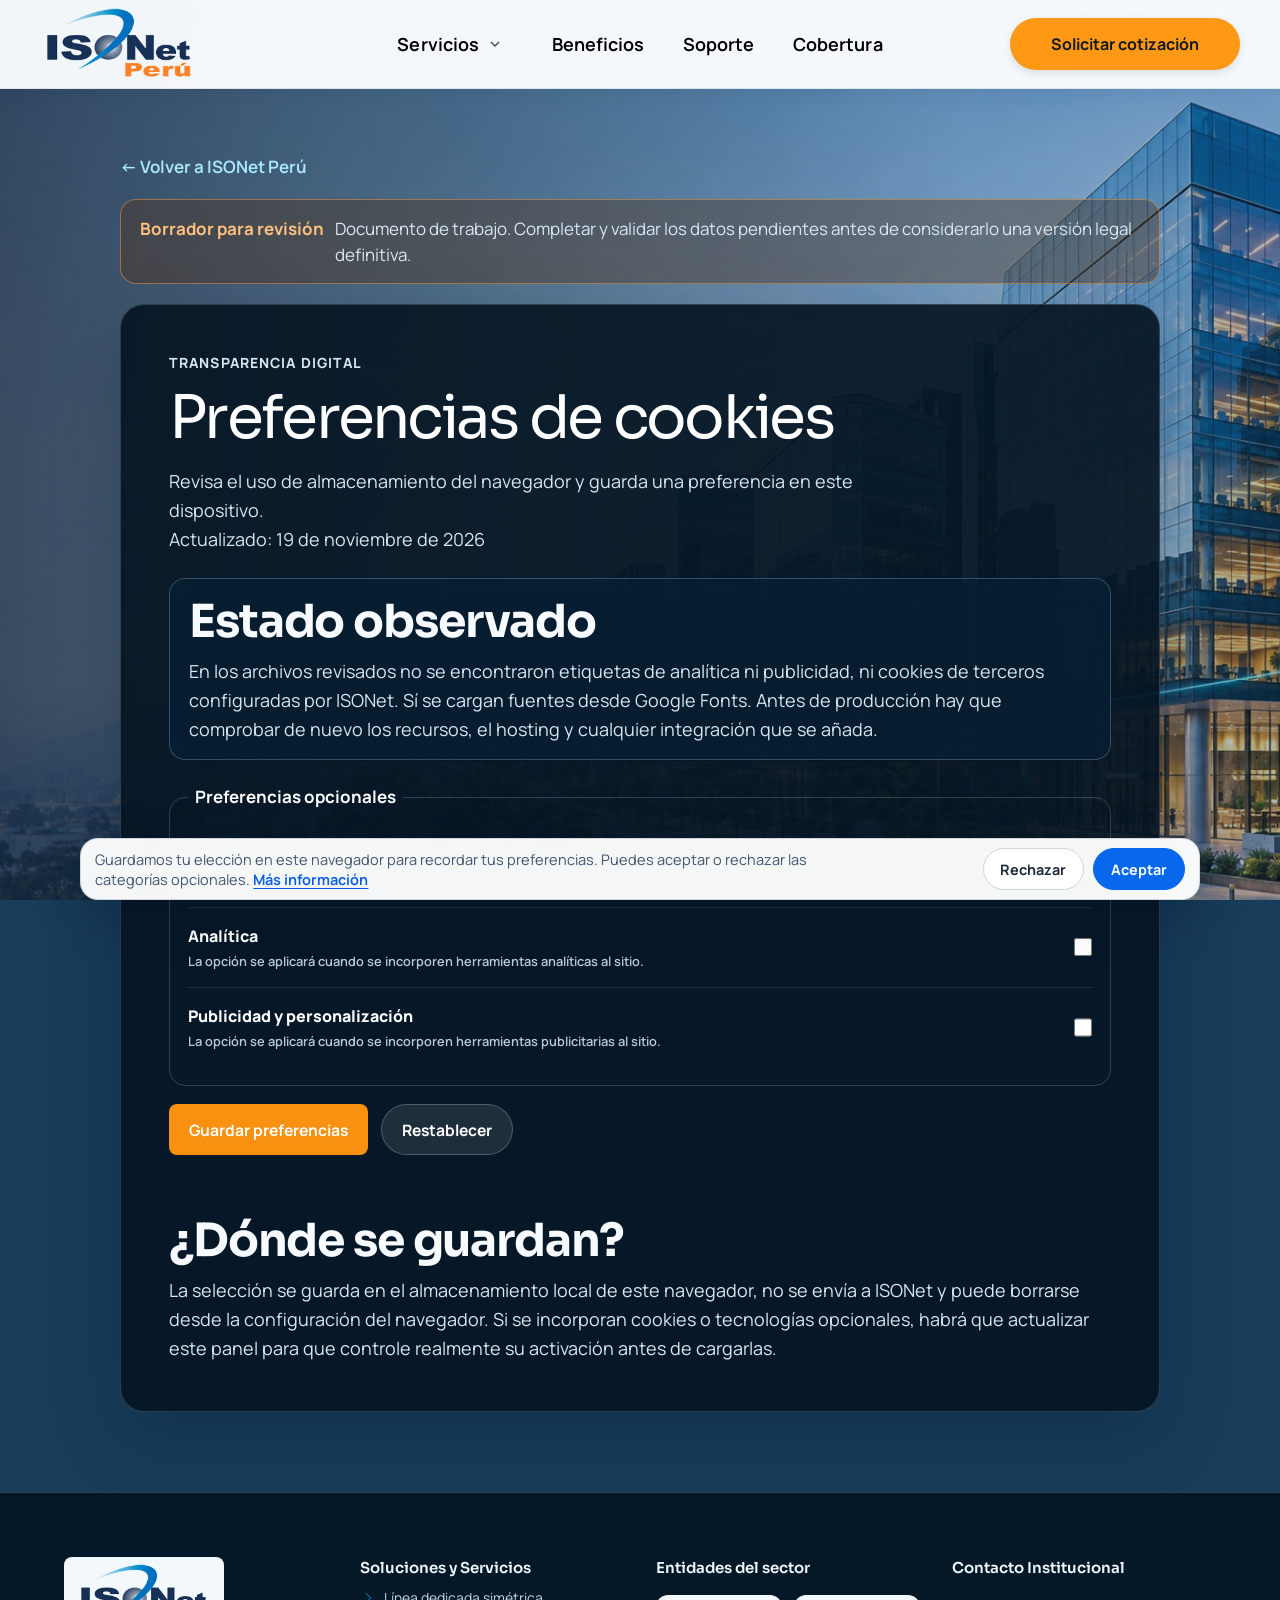
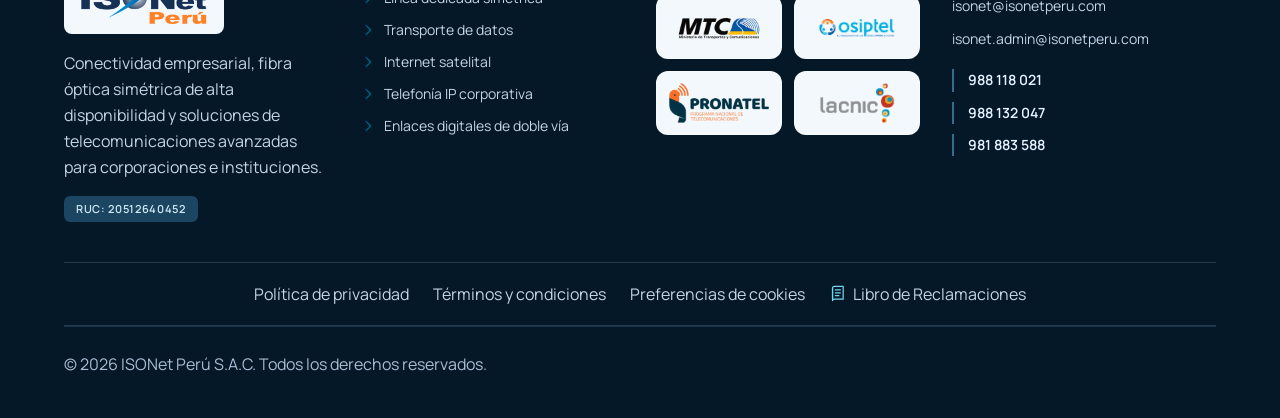
<file: ISONet_Propuesta_Profesional/preferencias-cookies.html>
<!doctype html>

<html lang="es" data-type="service"><head><title>Preferencias de cookies | ISONet Perú</title><meta charset="utf-8"><style>html{background-color:#173d5b}</style><link rel="stylesheet" href="../ISONet_Oficial/assets/index.css"><link rel="stylesheet" href="../ISONet_Oficial/assets/oficial.css?v=9"><link rel="icon" href="../assets/v2/logo-oficial.svg" type="image/svg+xml"><meta name="page-type" content="legal"><meta name="site-kind" content="tech"><link rel="stylesheet" href="propuesta.css?v=3"><link rel="stylesheet" href="portada-integrada.css?v=1"><link rel="stylesheet" href="secciones-conservadas.css?v=1"><link rel="stylesheet" href="ritmo-visual.css?v=1"><link rel="stylesheet" href="estilo-claro.css?v=2"><link rel="stylesheet" href="ajustes-portada.css?v=55"><link rel="stylesheet" href="navegacion-compartida.css?v=11"><link rel="stylesheet" href="legal.css?v=4"><meta name="description" content="Preferencias de almacenamiento y cookies del sitio ISONet Perú."><link rel="preconnect" href="https://fonts.googleapis.com"><link rel="preconnect" href="https://fonts.gstatic.com" crossorigin><link href="https://fonts.googleapis.com/css2?family=Manrope:wght@400;500;600;700&family=Sora:wght@600;700&display=swap" rel="stylesheet"><link rel="stylesheet" href="identidad-isonet.css?v=16"><link rel="stylesheet" href="experiencia-isonet.css?v=7"></head><body data-ux-polish data-home-design="integrated" data-visual-style="claro" data-glass-theme="blue" class="bg-background font-body-md text-on-surface antialiased"><svg class="inline-defs-container" aria-hidden="true" style="position:absolute;width:0;height:0;overflow:hidden"></svg><meta content="width=device-width, initial-scale=1.0" name="viewport"><meta content="web_standard" name="shell-type">
<style>@layer base{html,body{margin:0;padding:0;}body{overscroll-behavior:none;}main>:first-child{margin-top:0!important;}main>:last-child{margin-bottom:0!important;}}html{scrollbar-width:thin;scrollbar-color:rgba(178,201,214,.48) rgba(9,27,44,.16);overflow-x:clip}::-webkit-scrollbar{width:8px;height:8px}::-webkit-scrollbar:horizontal{display:none;height:0}::-webkit-scrollbar-track{background:rgba(9,27,44,.16)}::-webkit-scrollbar-thumb{background:rgba(178,201,214,.48);border:2px solid transparent;background-clip:padding-box;border-radius:999px}::-webkit-scrollbar-thumb:hover{background:rgba(202,220,230,.68);background-clip:padding-box}</style><header class="official-header"><div class="official-nav"><a class="official-brand" href="index.html" aria-label="ISONet Perú, inicio"><img src="../assets/v2/logo-oficial.svg" alt="ISONet Perú" width="438" height="220" class="official-logo"></a><button class="official-menu-toggle" aria-expanded="false" aria-controls="official-menu" aria-label="Abrir menú">☰</button><nav id="official-menu" aria-label="Navegación principal"><div class="official-solutions"><div class="official-solutions-trigger"><a class="official-solutions-link" href="index.html#soluciones">Servicios</a><button class="official-solutions-toggle" type="button" aria-label="Mostrar lista de soluciones" aria-expanded="false" aria-controls="official-dropdown"><svg width="16" height="16" viewbox="0 0 24 24" fill="none" stroke="currentColor" stroke-width="2" aria-hidden="true"><path d="m6 9 6 6 6-6"></path></svg></button></div><div id="official-dropdown"><a href="linea-dedicada.html"><svg class="official-solution-icon" viewbox="0 0 24 24" fill="none" stroke="currentColor" stroke-width="1.75" stroke-linecap="round" stroke-linejoin="round" aria-hidden="true"><circle cx="12" cy="12" r="9"></circle><ellipse cx="12" cy="12" rx="4" ry="9"></ellipse><path d="M3 12h18"></path></svg><span>Línea dedicada simétrica</span></a><a href="transporte-datos.html"><svg class="official-solution-icon" viewbox="0 0 24 24" fill="none" stroke="currentColor" stroke-width="1.75" stroke-linecap="round" stroke-linejoin="round" aria-hidden="true"><rect x="9" y="2" width="6" height="6" rx="1"></rect><rect x="2" y="16" width="6" height="6" rx="1"></rect><rect x="16" y="16" width="6" height="6" rx="1"></rect><path d="M12 8v4H5v4m7-4h7v4"></path></svg><span>Transporte de datos</span></a><a href="internet-satelital.html"><svg class="official-solution-icon" viewbox="0 0 24 24" fill="none" stroke="currentColor" stroke-width="1.75" stroke-linecap="round" stroke-linejoin="round" aria-hidden="true"><path d="M4 4c0 9 7 16 16 16L4 4ZM10 16l-3 5h10M13 10l6-6M15 3h6v6"></path></svg><span>Internet satelital</span></a><a href="telefonia-ip.html"><svg class="official-solution-icon" viewbox="0 0 24 24" fill="none" stroke="currentColor" stroke-width="1.75" stroke-linecap="round" stroke-linejoin="round" aria-hidden="true"><path d="M22 16.9v3a2 2 0 0 1-2.2 2A20 20 0 0 1 2.1 4.2 2 2 0 0 1 4.1 2h3a2 2 0 0 1 2 1.7l.7 2.8a2 2 0 0 1-.4 2.1L8.1 9.9a16 16 0 0 0 6 6l1.3-1.3a2 2 0 0 1 2.1-.4l2.8.7a2 2 0 0 1 1.7 2Z"></path></svg><span>Telefonía IP</span></a><a href="enlaces-digitales.html"><svg class="official-solution-icon" viewbox="0 0 24 24" fill="none" stroke="currentColor" stroke-width="1.75" stroke-linecap="round" stroke-linejoin="round" aria-hidden="true"><path d="M4 21l8-17 8 17M7 15h10M10 9h4M3 4a13 13 0 0 0 0 11M21 4a13 13 0 0 1 0 11"></path></svg><span>Enlaces digitales de doble vía</span></a></div></div><a href="index.html#beneficios">Beneficios</a><a href="index.html#soporte">Soporte</a><a href="index.html#cobertura">Cobertura</a></nav><a class="official-quote" href="index.html#cotizar">Solicitar cotización</a></div></header><main class="legal-main"><div class="legal-wrap"><a class="legal-back" href="index.html">← Volver a ISONet Perú</a><div class="legal-draft-notice"><strong>Borrador para revisión</strong><span>Documento de trabajo. Completar y validar los datos pendientes antes de considerarlo una versión legal definitiva.</span></div><article class="legal-document"><p class="legal-eyebrow">TRANSPARENCIA DIGITAL</p><h1>Preferencias de cookies</h1><p class="legal-lead">Revisa el uso de almacenamiento del navegador y guarda una preferencia en este dispositivo.</p><p class="legal-updated">Actualizado: 19 de noviembre de 2026</p>
<div class="legal-info-box"><h2 style="color:#f7fbff!important">Estado observado</h2><p>En los archivos revisados no se encontraron etiquetas de analítica ni publicidad, ni cookies de terceros configuradas por ISONet. Sí se cargan fuentes desde Google Fonts. Antes de producción hay que comprobar de nuevo los recursos, el hosting y cualquier integración que se añada.</p></div>
<form id="cookie-preferences" class="legal-preferences"><fieldset><legend>Preferencias opcionales</legend><label class="legal-preference-row"><span><strong>Almacenamiento esencial</strong><small>Necesario para el funcionamiento básico y para recordar esta preferencia. Siempre activo.</small></span><input type="checkbox" checked disabled aria-label="Almacenamiento esencial siempre activo"></label><label class="legal-preference-row"><span><strong>Analítica</strong><small>La opción se aplicará cuando se incorporen herramientas analíticas al sitio.</small></span><input type="checkbox" name="analytics" aria-label="Permitir analítica si se implementa en el futuro"></label><label class="legal-preference-row"><span><strong>Publicidad y personalización</strong><small>La opción se aplicará cuando se incorporen herramientas publicitarias al sitio.</small></span><input type="checkbox" name="marketing" aria-label="Permitir publicidad si se implementa en el futuro"></label></fieldset><div class="legal-actions"><button class="legal-primary" type="submit">Guardar preferencias</button><button class="legal-secondary" type="button" id="reset-cookie-preferences">Restablecer</button></div><p id="cookie-status" class="legal-status" role="status" aria-live="polite"></p></form>
<h2 style="color:#f7fbff!important">¿Dónde se guardan?</h2><p>La selección se guarda en el almacenamiento local de este navegador, no se envía a ISONet y puede borrarse desde la configuración del navegador. Si se incorporan cookies o tecnologías opcionales, habrá que actualizar este panel para que controle realmente su activación antes de cargarlas.</p></article></div></main><footer class="w-full bg-surface-container-low text-on-surface mt-space-xl"><div class="max-w-7xl mx-auto px-margin md:px-margin-md lg:px-margin-lg pt-space-2xl pb-space-xl"><div class="grid grid-cols-1 md:grid-cols-2 lg:grid-cols-4 gap-gutter lg:gap-gutter-lg pb-space-xl"><div class="space-y-space-md"><div class="flex items-center"><img src="../assets/v2/logo-oficial.svg" alt="ISONet Perú" width="438" height="220" class="official-logo"></div><p class="font-body-sm text-body-sm text-on-surface-variant leading-relaxed">Conectividad empresarial, fibra óptica simétrica de alta disponibilidad y soluciones de telecomunicaciones avanzadas para corporaciones e instituciones.</p><div class="inline-flex items-center px-3 py-1.5 rounded-md bg-surface-container font-label-badge text-label-badge text-primary font-semibold">RUC: 20512640452</div></div><div class="space-y-space-sm"><h4 class="font-headline-sm text-[16px] text-primary font-semibold">Soluciones y Servicios</h4><ul class="space-y-2.5"><li class="flex items-center gap-2"><svg class="official-ui-icon" data-icon="chevron" viewbox="0 0 24 24" fill="none" stroke="currentColor" stroke-width="1.75" stroke-linecap="round" stroke-linejoin="round" aria-hidden="true"><path d="m9 5 7 7-7 7"></path></svg><a class="font-body-sm text-body-sm text-on-surface-variant hover:text-secondary transition-colors" data-path="linea-dedicada" href="linea-dedicada.html">Línea dedicada simétrica</a></li><li class="flex items-center gap-2"><svg class="official-ui-icon" data-icon="chevron" viewbox="0 0 24 24" fill="none" stroke="currentColor" stroke-width="1.75" stroke-linecap="round" stroke-linejoin="round" aria-hidden="true"><path d="m9 5 7 7-7 7"></path></svg><a class="font-body-sm text-body-sm text-on-surface-variant hover:text-secondary transition-colors" data-path="transporte-datos" href="transporte-datos.html">Transporte de datos</a></li><li class="flex items-center gap-2"><svg class="official-ui-icon" data-icon="chevron" viewbox="0 0 24 24" fill="none" stroke="currentColor" stroke-width="1.75" stroke-linecap="round" stroke-linejoin="round" aria-hidden="true"><path d="m9 5 7 7-7 7"></path></svg><a class="font-body-sm text-body-sm text-on-surface-variant hover:text-secondary transition-colors" data-path="internet-satelital" href="internet-satelital.html">Internet satelital</a></li><li class="flex items-center gap-2"><svg class="official-ui-icon" data-icon="chevron" viewbox="0 0 24 24" fill="none" stroke="currentColor" stroke-width="1.75" stroke-linecap="round" stroke-linejoin="round" aria-hidden="true"><path d="m9 5 7 7-7 7"></path></svg><a class="font-body-sm text-body-sm text-on-surface-variant hover:text-secondary transition-colors" data-path="telefonia-ip" href="telefonia-ip.html">Telefonía IP corporativa</a></li><li class="flex items-center gap-2"><svg class="official-ui-icon" data-icon="chevron" viewbox="0 0 24 24" fill="none" stroke="currentColor" stroke-width="1.75" stroke-linecap="round" stroke-linejoin="round" aria-hidden="true"><path d="m9 5 7 7-7 7"></path></svg><a class="font-body-sm text-body-sm text-on-surface-variant hover:text-secondary transition-colors" data-path="enlaces-digitales" href="enlaces-digitales.html">Enlaces digitales de doble vía</a></li></ul></div><div class="official-footer-accreditations"><h4>Entidades del sector</h4><div class="official-accreditations-grid"><a href="https://www.gob.pe/mtc" target="_blank" rel="noopener noreferrer" aria-label="Visitar MTC, abre en una pestaña nueva"><img src="../homologados/mtcperu-transparente.png" alt="MTC" loading="lazy"></a><a href="https://www.osiptel.gob.pe/" target="_blank" rel="noopener noreferrer" aria-label="Visitar OSIPTEL, abre en una pestaña nueva"><img src="../homologados/osiptel.png" alt="OSIPTEL" loading="lazy"></a><a href="https://www.gob.pe/pronatel" target="_blank" rel="noopener noreferrer" aria-label="Visitar PRONATEL, abre en una pestaña nueva"><img src="../homologados/pronatel-transparente.png" alt="PRONATEL" loading="lazy"></a><a href="https://www.lacnic.net/" target="_blank" rel="noopener noreferrer" aria-label="Visitar LACNIC, abre en una pestaña nueva"><img src="../homologados/lacnic.png" alt="LACNIC" loading="lazy"></a></div></div><div class="official-footer-contact"><h4>Contacto Institucional</h4><div class="official-footer-emails"><a href="mailto:isonet@isonetperu.com">isonet@isonetperu.com</a><a href="mailto:isonet.admin@isonetperu.com">isonet.admin@isonetperu.com</a></div><div class="official-contact-numbers"><a href="tel:+51988118021">988 118 021</a><a href="tel:+51988132047">988 132 047</a><a href="tel:+51981883588">981 883 588</a></div></div></div><nav class="legal-footer-links" aria-label="Información legal"><a href="privacidad.html">Política de privacidad</a><a href="terminos.html">Términos y condiciones</a><a href="preferencias-cookies.html">Preferencias de cookies</a><a href="libro-reclamaciones.html"><svg class="isonet-legal-icon" viewBox="0 0 24 24" fill="none" stroke="currentColor" stroke-width="1.7" stroke-linecap="round" stroke-linejoin="round" aria-hidden="true"><path d="M5 4.5A2.5 2.5 0 0 1 7.5 2H20v18H7.5A2.5 2.5 0 0 0 5 22z"/><path d="M5 4.5v15M9 7h7M9 11h7M9 15h5"/></svg><span>Libro de Reclamaciones</span></a></nav><div class="official-footer-bottom"><p>© 2026 ISONet Perú S.A.C. Todos los derechos reservados.</p></div></div></footer><script src="../ISONet_Oficial/assets/oficial.js?v=3"></script><script src="propuesta.js"></script><script src="navegacion-compartida.js?v=20"></script><script src="legal.js?v=1"></script><script src="cookies-consent.js?v=2"></script><script src="mobile-action-bar.js?v=1"></script></body></html>
</file>
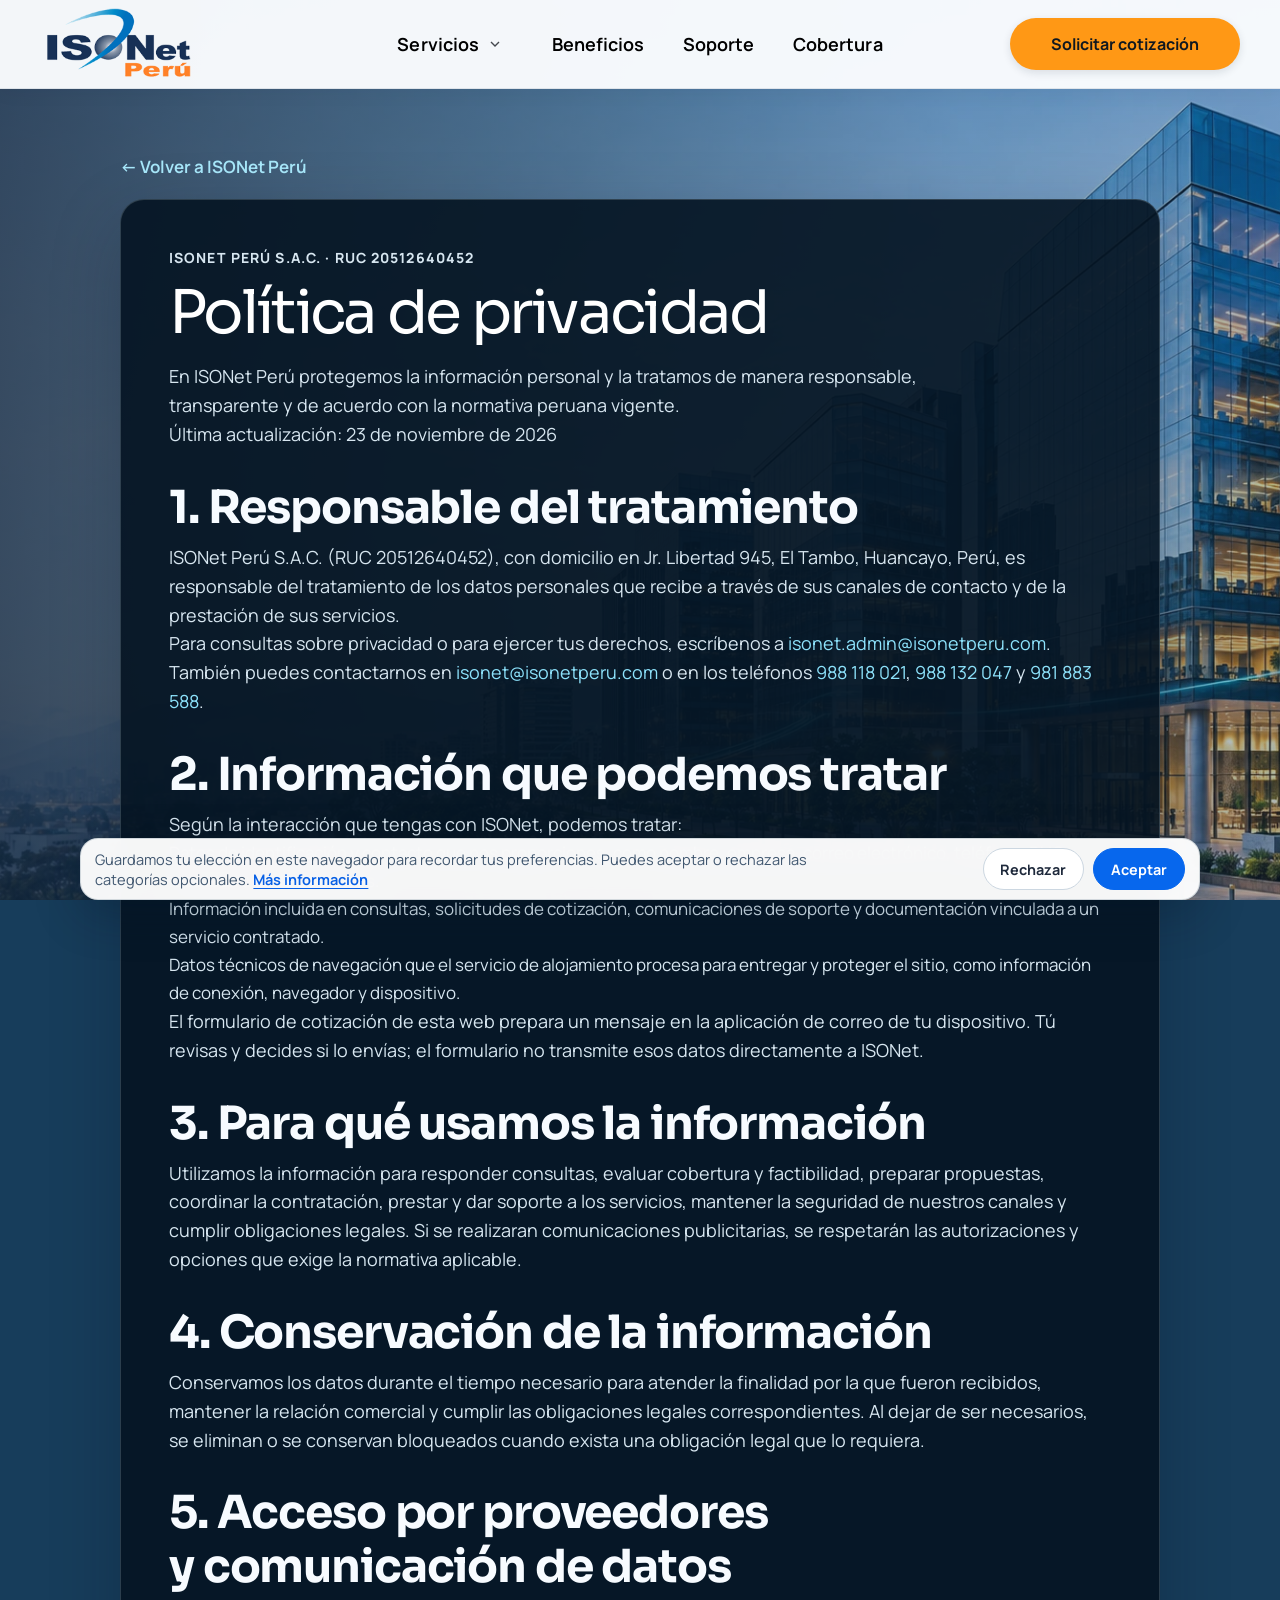
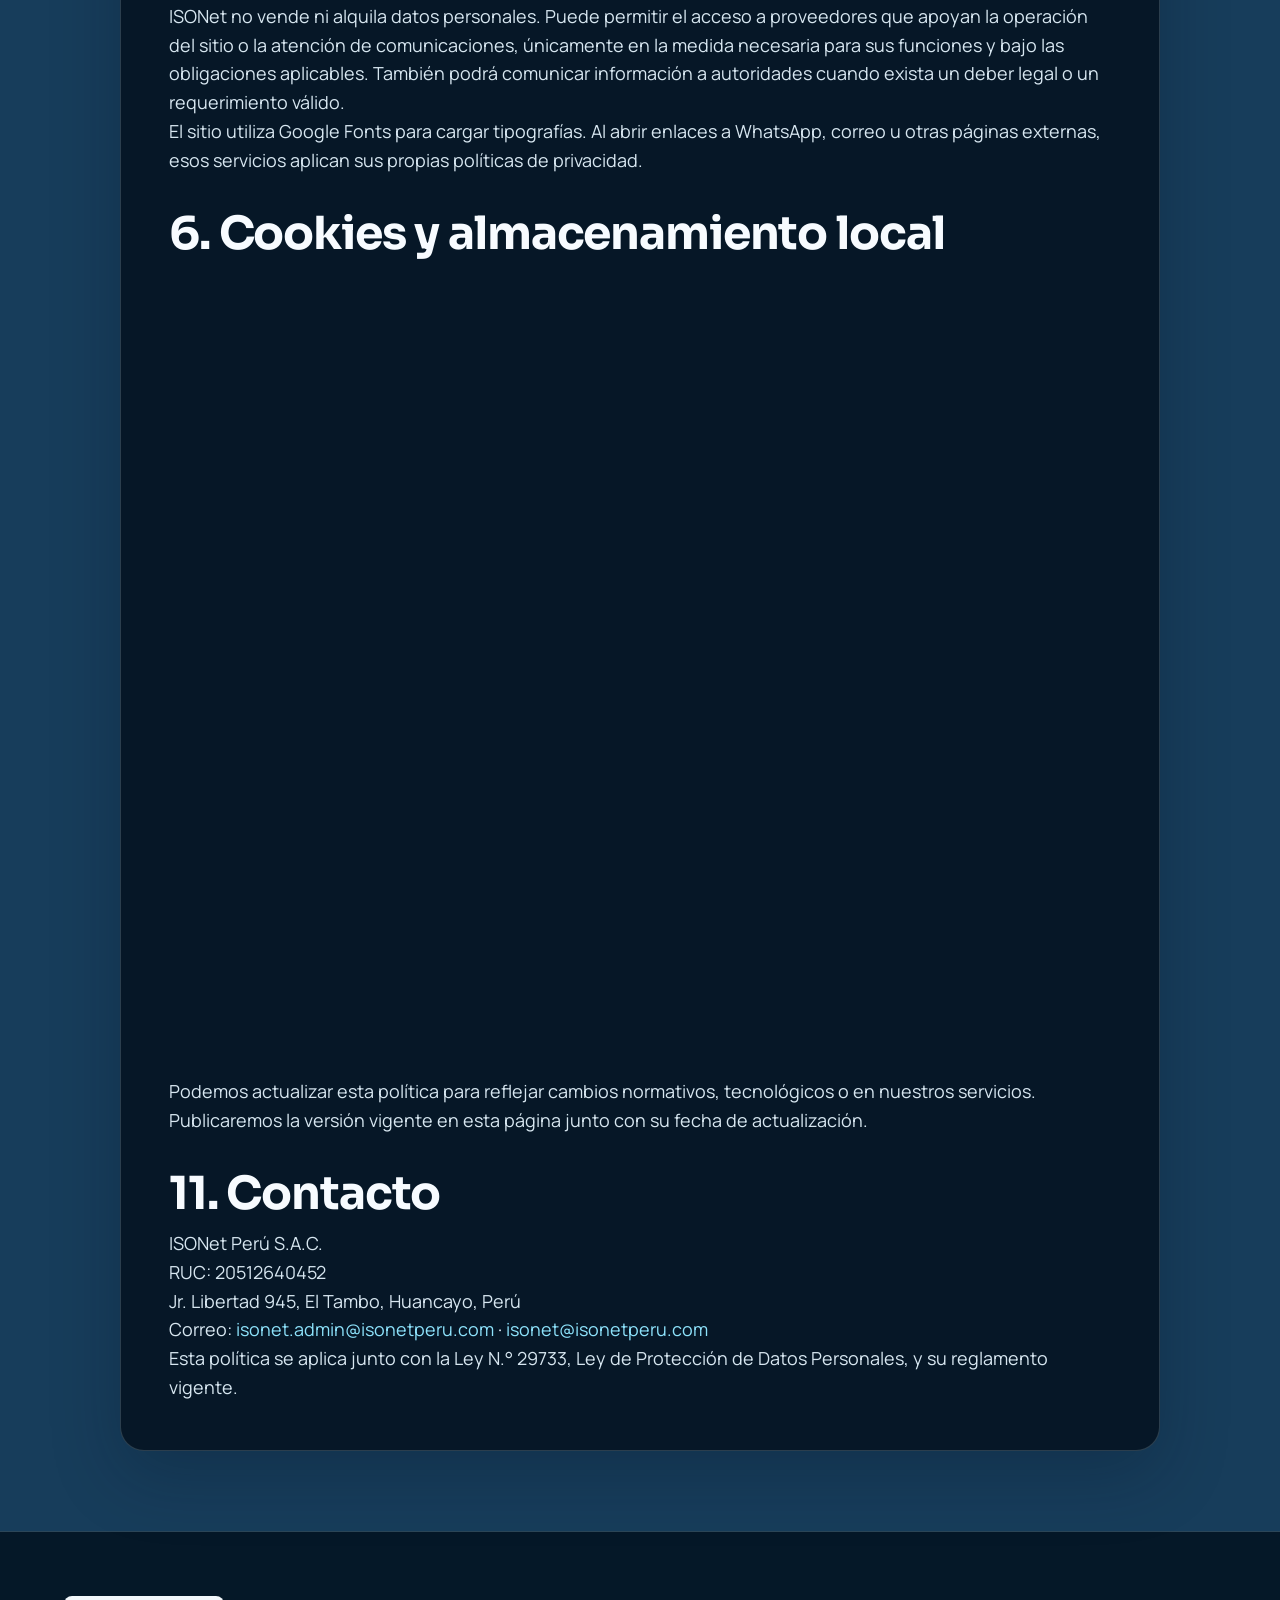
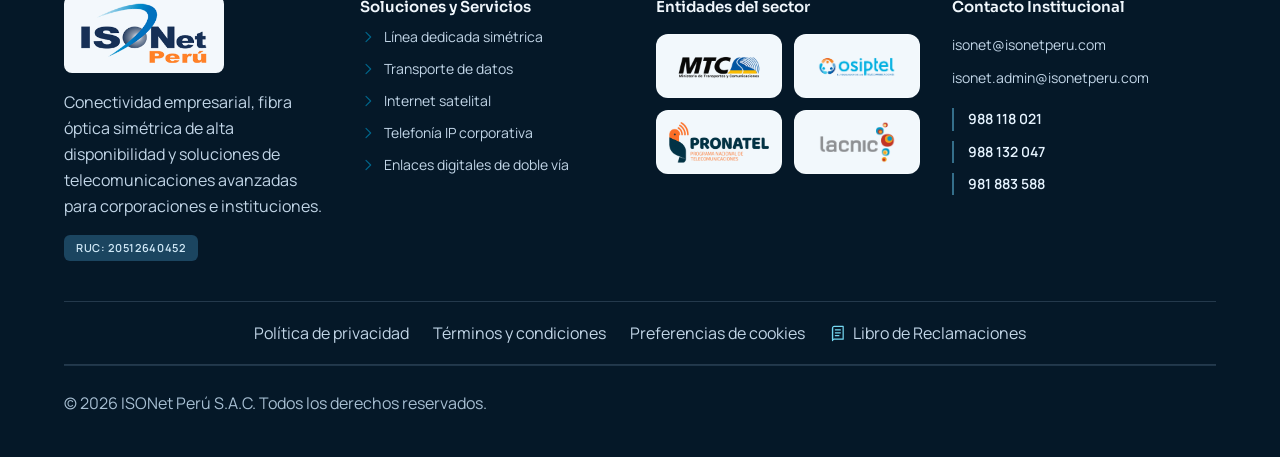
<file: ISONet_Propuesta_Profesional/privacidad.html>
<!doctype html>

<html lang="es" data-type="service"><head><title>Política de privacidad | ISONet Perú</title><meta charset="utf-8"><style>html{background-color:#173d5b}</style><link rel="stylesheet" href="../ISONet_Oficial/assets/index.css"><link rel="stylesheet" href="../ISONet_Oficial/assets/oficial.css?v=9"><link rel="icon" href="../assets/v2/logo-oficial.svg" type="image/svg+xml"><meta name="page-type" content="legal"><meta name="site-kind" content="tech"><link rel="stylesheet" href="propuesta.css?v=3"><link rel="stylesheet" href="portada-integrada.css?v=1"><link rel="stylesheet" href="secciones-conservadas.css?v=1"><link rel="stylesheet" href="ritmo-visual.css?v=1"><link rel="stylesheet" href="estilo-claro.css?v=2"><link rel="stylesheet" href="ajustes-portada.css?v=55"><link rel="stylesheet" href="navegacion-compartida.css?v=11"><link rel="stylesheet" href="legal.css?v=5"><meta name="description" content="Información sobre los datos personales y la privacidad en ISONet Perú."><link rel="preconnect" href="https://fonts.googleapis.com"><link rel="preconnect" href="https://fonts.gstatic.com" crossorigin><link href="https://fonts.googleapis.com/css2?family=Manrope:wght@400;500;600;700&family=Sora:wght@600;700&display=swap" rel="stylesheet"><link rel="stylesheet" href="identidad-isonet.css?v=16"><link rel="stylesheet" href="experiencia-isonet.css?v=7"></head><body data-ux-polish data-home-design="integrated" data-visual-style="claro" data-glass-theme="blue" class="bg-background font-body-md text-on-surface antialiased"><svg class="inline-defs-container" aria-hidden="true" style="position:absolute;width:0;height:0;overflow:hidden"></svg><meta content="width=device-width, initial-scale=1.0" name="viewport"><meta content="web_standard" name="shell-type">
<style>@layer base{html,body{margin:0;padding:0;}body{overscroll-behavior:none;}main>:first-child{margin-top:0!important;}main>:last-child{margin-bottom:0!important;}}html{scrollbar-width:thin;scrollbar-color:rgba(178,201,214,.48) rgba(9,27,44,.16);overflow-x:clip}::-webkit-scrollbar{width:8px;height:8px}::-webkit-scrollbar:horizontal{display:none;height:0}::-webkit-scrollbar-track{background:rgba(9,27,44,.16)}::-webkit-scrollbar-thumb{background:rgba(178,201,214,.48);border:2px solid transparent;background-clip:padding-box;border-radius:999px}::-webkit-scrollbar-thumb:hover{background:rgba(202,220,230,.68);background-clip:padding-box}</style><header class="official-header"><div class="official-nav"><a class="official-brand" href="index.html" aria-label="ISONet Perú, inicio"><img src="../assets/v2/logo-oficial.svg" alt="ISONet Perú" width="438" height="220" class="official-logo"></a><button class="official-menu-toggle" aria-expanded="false" aria-controls="official-menu" aria-label="Abrir menú">☰</button><nav id="official-menu" aria-label="Navegación principal"><div class="official-solutions"><div class="official-solutions-trigger"><a class="official-solutions-link" href="index.html#soluciones">Servicios</a><button class="official-solutions-toggle" type="button" aria-label="Mostrar lista de soluciones" aria-expanded="false" aria-controls="official-dropdown"><svg width="16" height="16" viewbox="0 0 24 24" fill="none" stroke="currentColor" stroke-width="2" aria-hidden="true"><path d="m6 9 6 6 6-6"></path></svg></button></div><div id="official-dropdown"><a href="linea-dedicada.html"><svg class="official-solution-icon" viewbox="0 0 24 24" fill="none" stroke="currentColor" stroke-width="1.75" stroke-linecap="round" stroke-linejoin="round" aria-hidden="true"><circle cx="12" cy="12" r="9"></circle><ellipse cx="12" cy="12" rx="4" ry="9"></ellipse><path d="M3 12h18"></path></svg><span>Línea dedicada simétrica</span></a><a href="transporte-datos.html"><svg class="official-solution-icon" viewbox="0 0 24 24" fill="none" stroke="currentColor" stroke-width="1.75" stroke-linecap="round" stroke-linejoin="round" aria-hidden="true"><rect x="9" y="2" width="6" height="6" rx="1"></rect><rect x="2" y="16" width="6" height="6" rx="1"></rect><rect x="16" y="16" width="6" height="6" rx="1"></rect><path d="M12 8v4H5v4m7-4h7v4"></path></svg><span>Transporte de datos</span></a><a href="internet-satelital.html"><svg class="official-solution-icon" viewbox="0 0 24 24" fill="none" stroke="currentColor" stroke-width="1.75" stroke-linecap="round" stroke-linejoin="round" aria-hidden="true"><path d="M4 4c0 9 7 16 16 16L4 4ZM10 16l-3 5h10M13 10l6-6M15 3h6v6"></path></svg><span>Internet satelital</span></a><a href="telefonia-ip.html"><svg class="official-solution-icon" viewbox="0 0 24 24" fill="none" stroke="currentColor" stroke-width="1.75" stroke-linecap="round" stroke-linejoin="round" aria-hidden="true"><path d="M22 16.9v3a2 2 0 0 1-2.2 2A20 20 0 0 1 2.1 4.2 2 2 0 0 1 4.1 2h3a2 2 0 0 1 2 1.7l.7 2.8a2 2 0 0 1-.4 2.1L8.1 9.9a16 16 0 0 0 6 6l1.3-1.3a2 2 0 0 1 2.1-.4l2.8.7a2 2 0 0 1 1.7 2Z"></path></svg><span>Telefonía IP</span></a><a href="enlaces-digitales.html"><svg class="official-solution-icon" viewbox="0 0 24 24" fill="none" stroke="currentColor" stroke-width="1.75" stroke-linecap="round" stroke-linejoin="round" aria-hidden="true"><path d="M4 21l8-17 8 17M7 15h10M10 9h4M3 4a13 13 0 0 0 0 11M21 4a13 13 0 0 1 0 11"></path></svg><span>Enlaces digitales de doble vía</span></a></div></div><a href="index.html#beneficios">Beneficios</a><a href="index.html#soporte">Soporte</a><a href="index.html#cobertura">Cobertura</a></nav><a class="official-quote" href="index.html#cotizar">Solicitar cotización</a></div></header><main class="legal-main"><div class="legal-wrap"><a class="legal-back" href="index.html">← Volver a ISONet Perú</a><article class="legal-document"><p class="legal-eyebrow">ISONET PERÚ S.A.C. · RUC 20512640452</p><h1>Política de privacidad</h1><p class="legal-lead">En ISONet Perú protegemos la información personal y la tratamos de manera responsable, transparente y de acuerdo con la normativa peruana vigente.</p><p class="legal-updated">Última actualización: 23 de noviembre de 2026</p>
<h2>1. Responsable del tratamiento</h2><p>ISONet Perú S.A.C. (RUC 20512640452), con domicilio en Jr. Libertad 945, El Tambo, Huancayo, Perú, es responsable del tratamiento de los datos personales que recibe a través de sus canales de contacto y de la prestación de sus servicios.</p><p>Para consultas sobre privacidad o para ejercer tus derechos, escríbenos a <a href="mailto:isonet.admin@isonetperu.com">isonet.admin@isonetperu.com</a>. También puedes contactarnos en <a href="mailto:isonet@isonetperu.com">isonet@isonetperu.com</a> o en los teléfonos <a href="tel:+51988118021">988 118 021</a>, <a href="tel:+51988132047">988 132 047</a> y <a href="tel:+51981883588">981 883 588</a>.</p>
<h2>2. Información que podemos tratar</h2><p>Según la interacción que tengas con ISONet, podemos tratar:</p><ul><li>Datos de identificación y contacto que nos proporciones, como nombre, empresa, correo electrónico, teléfono, RUC y localidad o sede de interés.</li><li>Información incluida en consultas, solicitudes de cotización, comunicaciones de soporte y documentación vinculada a un servicio contratado.</li><li>Datos técnicos de navegación que el servicio de alojamiento procesa para entregar y proteger el sitio, como información de conexión, navegador y dispositivo.</li></ul><p>El formulario de cotización de esta web prepara un mensaje en la aplicación de correo de tu dispositivo. Tú revisas y decides si lo envías; el formulario no transmite esos datos directamente a ISONet.</p>
<h2>3. Para qué usamos la información</h2><p>Utilizamos la información para responder consultas, evaluar cobertura y factibilidad, preparar propuestas, coordinar la contratación, prestar y dar soporte a los servicios, mantener la seguridad de nuestros canales y cumplir obligaciones legales. Si se realizaran comunicaciones publicitarias, se respetarán las autorizaciones y opciones que exige la normativa aplicable.</p>
<h2>4. Conservación de la información</h2><p>Conservamos los datos durante el tiempo necesario para atender la finalidad por la que fueron recibidos, mantener la relación comercial y cumplir las obligaciones legales correspondientes. Al dejar de ser necesarios, se eliminan o se conservan bloqueados cuando exista una obligación legal que lo requiera.</p>
<h2>5. Acceso por proveedores y comunicación de datos</h2><p>ISONet no vende ni alquila datos personales. Puede permitir el acceso a proveedores que apoyan la operación del sitio o la atención de comunicaciones, únicamente en la medida necesaria para sus funciones y bajo las obligaciones aplicables. También podrá comunicar información a autoridades cuando exista un deber legal o un requerimiento válido.</p><p>El sitio utiliza Google Fonts para cargar tipografías. Al abrir enlaces a WhatsApp, correo u otras páginas externas, esos servicios aplican sus propias políticas de privacidad.</p>
<h2>6. Cookies y almacenamiento local</h2><p>La versión actual del sitio no incorpora herramientas de analítica ni píxeles publicitarios. El panel de preferencias guarda en el almacenamiento local del navegador las opciones que selecciones; esa elección no se envía a ISONet ni activa por sí misma herramientas de terceros. Puedes revisar o cambiar tus opciones en <a href="preferencias-cookies.html">Preferencias de cookies</a>.</p>
<h2>7. Seguridad</h2><p>ISONet adopta medidas razonables para proteger la información frente al acceso, pérdida o uso no autorizado. Ningún canal de comunicación por Internet puede garantizar seguridad absoluta; por ello, evita enviar datos que no sean necesarios para tu consulta.</p>
<h2>8. Tus derechos</h2><p>Puedes solicitar información sobre tus datos y ejercer los derechos de acceso, rectificación, cancelación y oposición, así como los demás derechos reconocidos por la normativa de protección de datos personales. Para ello, escribe a <a href="mailto:isonet.admin@isonetperu.com">isonet.admin@isonetperu.com</a> e indica tu solicitud y un medio de contacto. Si consideras que tu solicitud no fue atendida conforme a ley, puedes acudir a la Autoridad Nacional de Protección de Datos Personales.</p>
<h2>9. Información de menores de edad</h2><p>Los servicios de ISONet están dirigidos principalmente a organizaciones y clientes empresariales. Si recibimos información de una persona menor de edad, la trataremos conforme a las reglas de representación y protección previstas por la normativa vigente.</p>
<h2>10. Cambios a esta política</h2><p>Podemos actualizar esta política para reflejar cambios normativos, tecnológicos o en nuestros servicios. Publicaremos la versión vigente en esta página junto con su fecha de actualización.</p>
<h2>11. Contacto</h2><p>ISONet Perú S.A.C.<br>RUC: 20512640452<br>Jr. Libertad 945, El Tambo, Huancayo, Perú<br>Correo: <a href="mailto:isonet.admin@isonetperu.com">isonet.admin@isonetperu.com</a> · <a href="mailto:isonet@isonetperu.com">isonet@isonetperu.com</a></p>
<p class="legal-small">Esta política se aplica junto con la Ley N.° 29733, Ley de Protección de Datos Personales, y su reglamento vigente.</p></article></div></main><footer class="w-full bg-surface-container-low text-on-surface mt-space-xl"><div class="max-w-7xl mx-auto px-margin md:px-margin-md lg:px-margin-lg pt-space-2xl pb-space-xl"><div class="grid grid-cols-1 md:grid-cols-2 lg:grid-cols-4 gap-gutter lg:gap-gutter-lg pb-space-xl"><div class="space-y-space-md"><div class="flex items-center"><img src="../assets/v2/logo-oficial.svg" alt="ISONet Perú" width="438" height="220" class="official-logo"></div><p class="font-body-sm text-body-sm text-on-surface-variant leading-relaxed">Conectividad empresarial, fibra óptica simétrica de alta disponibilidad y soluciones de telecomunicaciones avanzadas para corporaciones e instituciones.</p><div class="inline-flex items-center px-3 py-1.5 rounded-md bg-surface-container font-label-badge text-label-badge text-primary font-semibold">RUC: 20512640452</div></div><div class="space-y-space-sm"><h4 class="font-headline-sm text-[16px] text-primary font-semibold">Soluciones y Servicios</h4><ul class="space-y-2.5"><li class="flex items-center gap-2"><svg class="official-ui-icon" data-icon="chevron" viewbox="0 0 24 24" fill="none" stroke="currentColor" stroke-width="1.75" stroke-linecap="round" stroke-linejoin="round" aria-hidden="true"><path d="m9 5 7 7-7 7"></path></svg><a class="font-body-sm text-body-sm text-on-surface-variant hover:text-secondary transition-colors" data-path="linea-dedicada" href="linea-dedicada.html">Línea dedicada simétrica</a></li><li class="flex items-center gap-2"><svg class="official-ui-icon" data-icon="chevron" viewbox="0 0 24 24" fill="none" stroke="currentColor" stroke-width="1.75" stroke-linecap="round" stroke-linejoin="round" aria-hidden="true"><path d="m9 5 7 7-7 7"></path></svg><a class="font-body-sm text-body-sm text-on-surface-variant hover:text-secondary transition-colors" data-path="transporte-datos" href="transporte-datos.html">Transporte de datos</a></li><li class="flex items-center gap-2"><svg class="official-ui-icon" data-icon="chevron" viewbox="0 0 24 24" fill="none" stroke="currentColor" stroke-width="1.75" stroke-linecap="round" stroke-linejoin="round" aria-hidden="true"><path d="m9 5 7 7-7 7"></path></svg><a class="font-body-sm text-body-sm text-on-surface-variant hover:text-secondary transition-colors" data-path="internet-satelital" href="internet-satelital.html">Internet satelital</a></li><li class="flex items-center gap-2"><svg class="official-ui-icon" data-icon="chevron" viewbox="0 0 24 24" fill="none" stroke="currentColor" stroke-width="1.75" stroke-linecap="round" stroke-linejoin="round" aria-hidden="true"><path d="m9 5 7 7-7 7"></path></svg><a class="font-body-sm text-body-sm text-on-surface-variant hover:text-secondary transition-colors" data-path="telefonia-ip" href="telefonia-ip.html">Telefonía IP corporativa</a></li><li class="flex items-center gap-2"><svg class="official-ui-icon" data-icon="chevron" viewbox="0 0 24 24" fill="none" stroke="currentColor" stroke-width="1.75" stroke-linecap="round" stroke-linejoin="round" aria-hidden="true"><path d="m9 5 7 7-7 7"></path></svg><a class="font-body-sm text-body-sm text-on-surface-variant hover:text-secondary transition-colors" data-path="enlaces-digitales" href="enlaces-digitales.html">Enlaces digitales de doble vía</a></li></ul></div><div class="official-footer-accreditations"><h4>Entidades del sector</h4><div class="official-accreditations-grid"><a href="https://www.gob.pe/mtc" target="_blank" rel="noopener noreferrer" aria-label="Visitar MTC, abre en una pestaña nueva"><img src="../homologados/mtcperu-transparente.png" alt="MTC" loading="lazy"></a><a href="https://www.osiptel.gob.pe/" target="_blank" rel="noopener noreferrer" aria-label="Visitar OSIPTEL, abre en una pestaña nueva"><img src="../homologados/osiptel.png" alt="OSIPTEL" loading="lazy"></a><a href="https://www.gob.pe/pronatel" target="_blank" rel="noopener noreferrer" aria-label="Visitar PRONATEL, abre en una pestaña nueva"><img src="../homologados/pronatel-transparente.png" alt="PRONATEL" loading="lazy"></a><a href="https://www.lacnic.net/" target="_blank" rel="noopener noreferrer" aria-label="Visitar LACNIC, abre en una pestaña nueva"><img src="../homologados/lacnic.png" alt="LACNIC" loading="lazy"></a></div></div><div class="official-footer-contact"><h4>Contacto Institucional</h4><div class="official-footer-emails"><a href="mailto:isonet@isonetperu.com">isonet@isonetperu.com</a><a href="mailto:isonet.admin@isonetperu.com">isonet.admin@isonetperu.com</a></div><div class="official-contact-numbers"><a href="tel:+51988118021">988 118 021</a><a href="tel:+51988132047">988 132 047</a><a href="tel:+51981883588">981 883 588</a></div></div></div><nav class="legal-footer-links" aria-label="Información legal"><a href="privacidad.html">Política de privacidad</a><a href="terminos.html">Términos y condiciones</a><a href="preferencias-cookies.html">Preferencias de cookies</a><a href="libro-reclamaciones.html"><svg class="isonet-legal-icon" viewBox="0 0 24 24" fill="none" stroke="currentColor" stroke-width="1.7" stroke-linecap="round" stroke-linejoin="round" aria-hidden="true"><path d="M5 4.5A2.5 2.5 0 0 1 7.5 2H20v18H7.5A2.5 2.5 0 0 0 5 22z"/><path d="M5 4.5v15M9 7h7M9 11h7M9 15h5"/></svg><span>Libro de Reclamaciones</span></a></nav><div class="official-footer-bottom"><p>© 2026 ISONet Perú S.A.C. Todos los derechos reservados.</p></div></div></footer><script src="../ISONet_Oficial/assets/oficial.js?v=3"></script><script src="propuesta.js"></script><script src="navegacion-compartida.js?v=20"></script><script src="legal.js?v=1"></script><script src="cookies-consent.js?v=2"></script><script src="mobile-action-bar.js?v=1"></script></body></html>
</file>
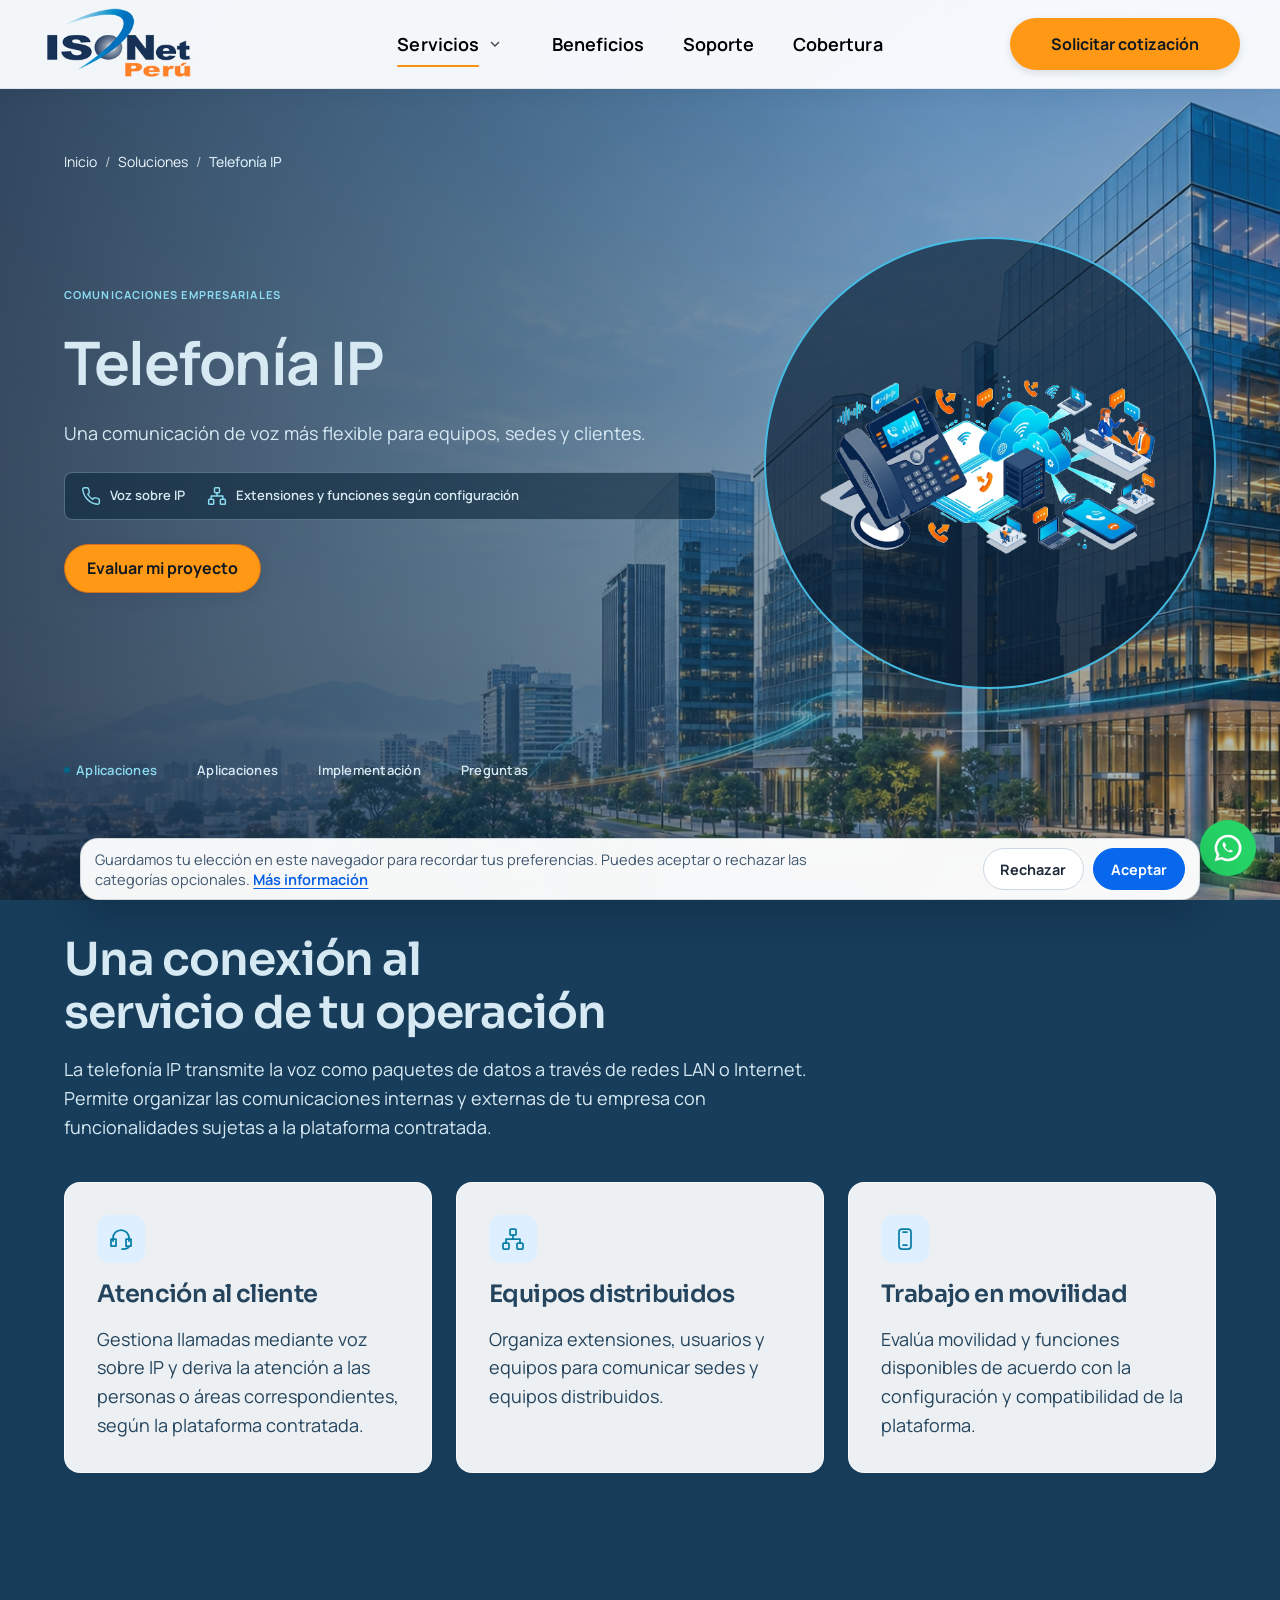
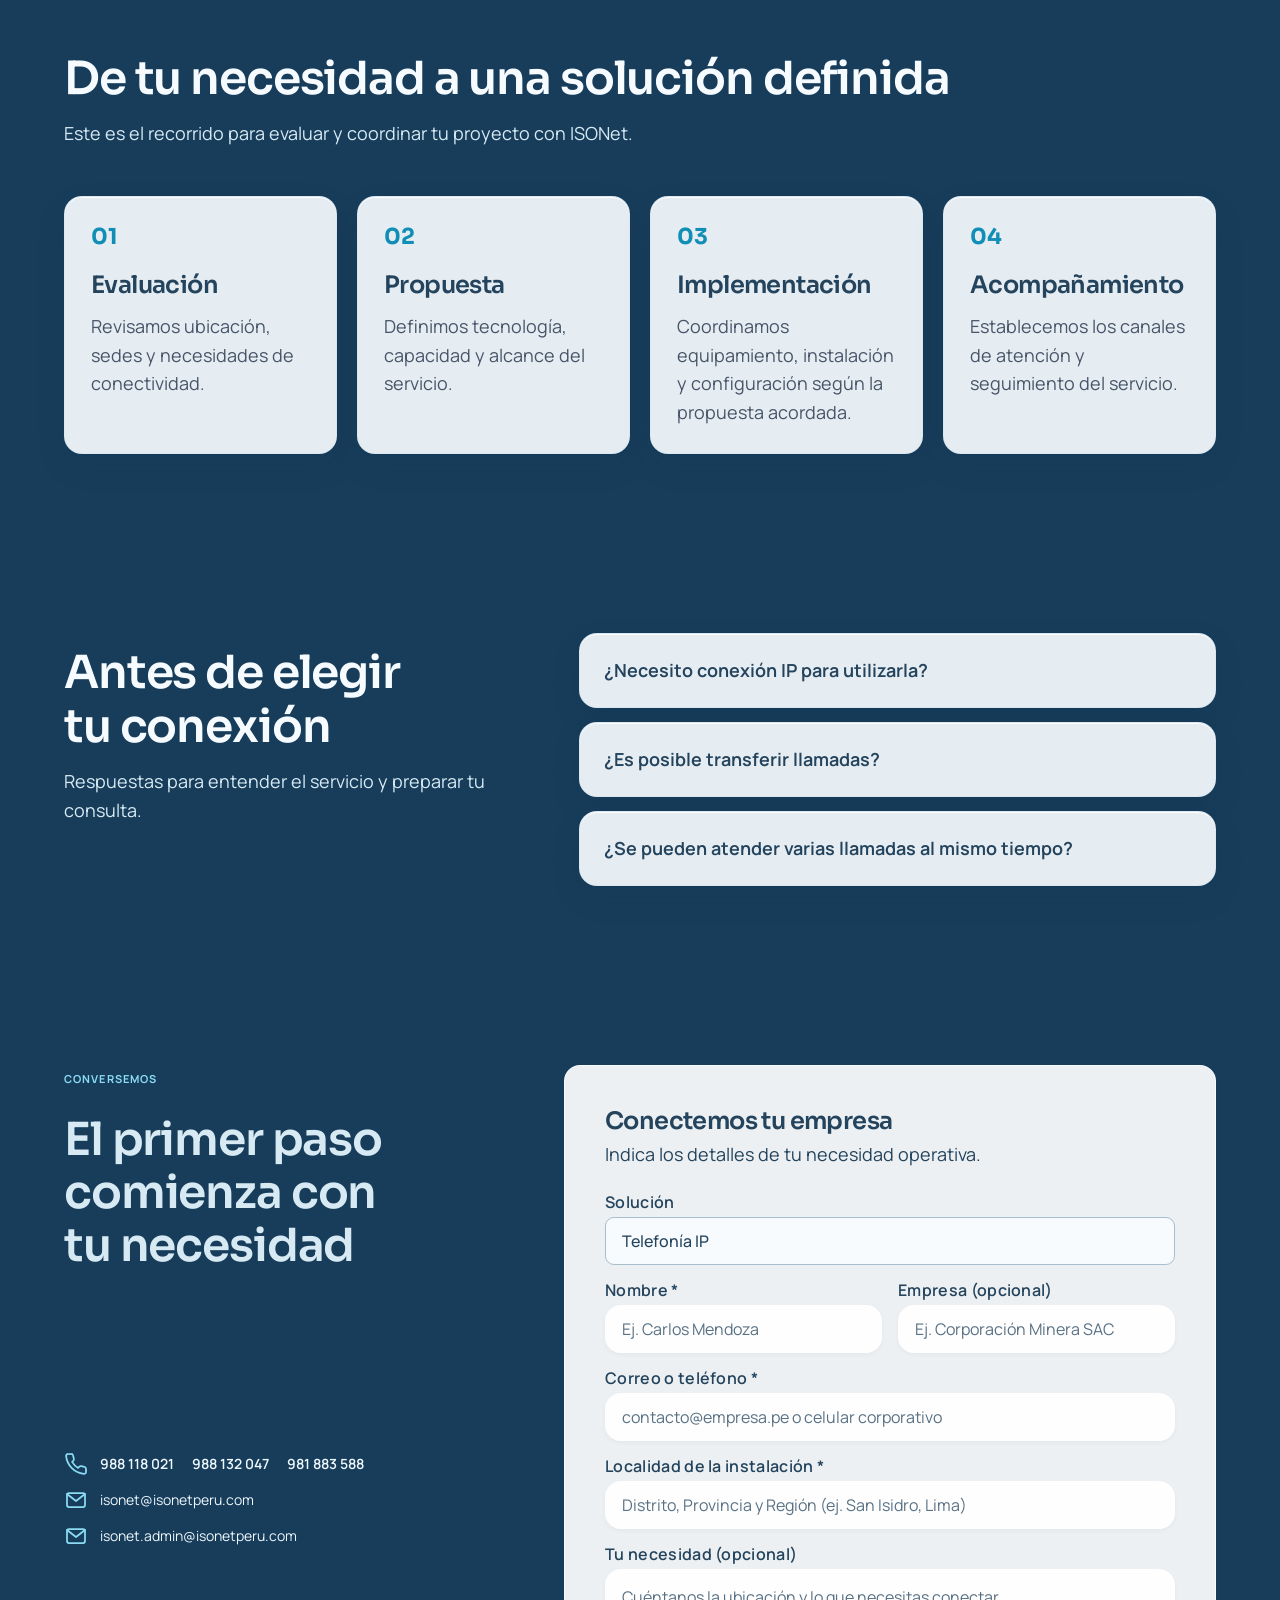
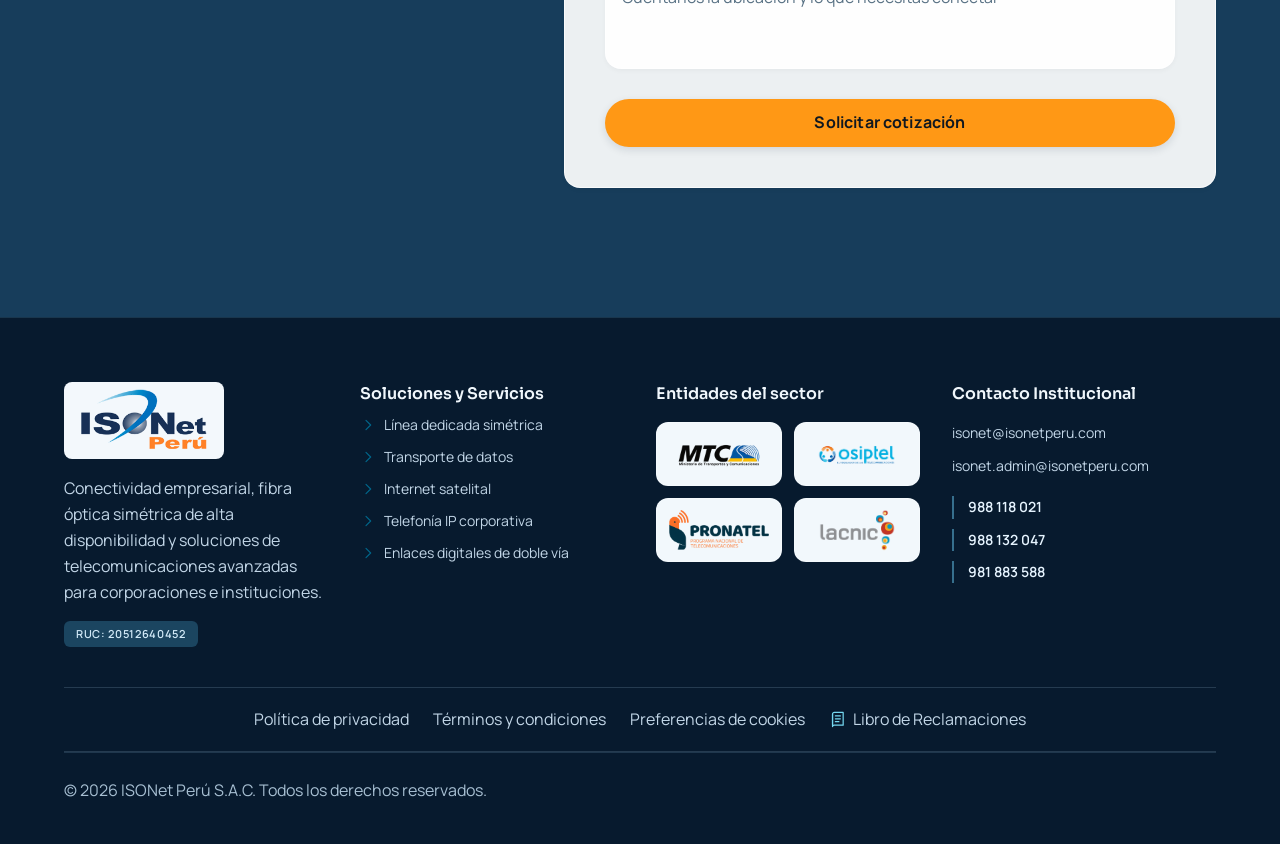
<file: ISONet_Propuesta_Profesional/telefonia-ip.html>
<!doctype html>
<html lang="es" data-type="service"><head><meta charset="utf-8"><title>Telefonía IP corporativa | ISONet Perú</title><meta name="description" content="Soluciones de telefonía IP para equipos y sedes empresariales. Funciones y capacidad se dimensionan según cada operación."><style>html{background-color:#173d5b}</style><meta content="width=device-width, initial-scale=1.0" name="viewport"><meta content="web_standard" name="shell-type">
<style>@layer base{html,body{margin:0;padding:0;}body{overscroll-behavior:none;}main>:first-child{margin-top:0!important;}main>:last-child{margin-bottom:0!important;}}</style><link rel="stylesheet" href="../ISONet_Oficial/assets/linea-dedicada.css"><link rel="stylesheet" href="../ISONet_Oficial/assets/oficial.css?v=9"><meta name="robots" content="noindex,nofollow"><link rel="icon" href="../assets/v2/logo-oficial.svg" type="image/svg+xml"><meta name="page-type" content="service"><meta name="site-kind" content="tech"><link rel="stylesheet" href="propuesta.css?v=3"><link rel="stylesheet" href="soluciones-fondo.css?v=2"><link rel="stylesheet" href="navegacion-compartida.css?v=11"><link rel="stylesheet" href="legal.css?v=4"><link rel="preconnect" href="https://fonts.googleapis.com"><link rel="preconnect" href="https://fonts.gstatic.com" crossorigin><link href="https://fonts.googleapis.com/css2?family=Manrope:wght@400;500;600;700&family=Sora:wght@600;700&display=swap" rel="stylesheet"><link rel="stylesheet" href="identidad-isonet.css?v=26"><link rel="stylesheet" href="experiencia-isonet.css?v=7"><link rel="stylesheet" href="ilustraciones-servicios.css?v=5"></head><body data-ux-polish data-glass-theme="blue" class="bg-background font-body-md text-on-surface antialiased"><header class="official-header"><div class="official-nav"><a class="official-brand" href="index.html" aria-label="ISONet Perú, inicio"><img src="../assets/v2/logo-oficial.svg" alt="ISONet Perú" width="438" height="220" class="official-logo"></a><button class="official-menu-toggle" aria-expanded="false" aria-controls="official-menu" aria-label="Abrir menú">☰</button><nav id="official-menu" aria-label="Navegación principal"><div class="official-solutions"><div class="official-solutions-trigger"><a class="official-solutions-link" href="index.html#soluciones">Servicios</a><button class="official-solutions-toggle" type="button" aria-label="Mostrar lista de soluciones" aria-expanded="false" aria-controls="official-dropdown"><svg width="16" height="16" viewbox="0 0 24 24" fill="none" stroke="currentColor" stroke-width="2" aria-hidden="true"><path d="m6 9 6 6 6-6"></path></svg></button></div><div id="official-dropdown"><a href="linea-dedicada.html"><svg class="official-solution-icon" viewbox="0 0 24 24" fill="none" stroke="currentColor" stroke-width="1.75" stroke-linecap="round" stroke-linejoin="round" aria-hidden="true"><circle cx="12" cy="12" r="9"></circle><ellipse cx="12" cy="12" rx="4" ry="9"></ellipse><path d="M3 12h18"></path></svg><span>Línea dedicada simétrica</span></a><a href="transporte-datos.html"><svg class="official-solution-icon" viewbox="0 0 24 24" fill="none" stroke="currentColor" stroke-width="1.75" stroke-linecap="round" stroke-linejoin="round" aria-hidden="true"><rect x="9" y="2" width="6" height="6" rx="1"></rect><rect x="2" y="16" width="6" height="6" rx="1"></rect><rect x="16" y="16" width="6" height="6" rx="1"></rect><path d="M12 8v4H5v4m7-4h7v4"></path></svg><span>Transporte de datos</span></a><a href="internet-satelital.html"><svg class="official-solution-icon" viewbox="0 0 24 24" fill="none" stroke="currentColor" stroke-width="1.75" stroke-linecap="round" stroke-linejoin="round" aria-hidden="true"><path d="M4 4c0 9 7 16 16 16L4 4ZM10 16l-3 5h10M13 10l6-6M15 3h6v6"></path></svg><span>Internet satelital</span></a><a href="telefonia-ip.html"><svg class="official-solution-icon" viewbox="0 0 24 24" fill="none" stroke="currentColor" stroke-width="1.75" stroke-linecap="round" stroke-linejoin="round" aria-hidden="true"><path d="M22 16.9v3a2 2 0 0 1-2.2 2A20 20 0 0 1 2.1 4.2 2 2 0 0 1 4.1 2h3a2 2 0 0 1 2 1.7l.7 2.8a2 2 0 0 1-.4 2.1L8.1 9.9a16 16 0 0 0 6 6l1.3-1.3a2 2 0 0 1 2.1-.4l2.8.7a2 2 0 0 1 1.7 2Z"></path></svg><span>Telefonía IP</span></a><a href="enlaces-digitales.html"><svg class="official-solution-icon" viewbox="0 0 24 24" fill="none" stroke="currentColor" stroke-width="1.75" stroke-linecap="round" stroke-linejoin="round" aria-hidden="true"><path d="M4 21l8-17 8 17M7 15h10M10 9h4M3 4a13 13 0 0 0 0 11M21 4a13 13 0 0 1 0 11"></path></svg><span>Enlaces digitales de doble vía</span></a></div></div><a href="index.html#beneficios">Beneficios</a><a href="index.html#soporte">Soporte</a><a href="index.html#cobertura">Cobertura</a></nav><a class="official-quote" href="#cotizar">Solicitar cotización</a></div></header><main class="w-full bg-background"><div class="flex flex-col w-full">

<section class="max-w-7xl mx-auto w-full px-margin md:px-margin-md lg:px-margin-lg pt-4 pb-2">
<nav class="flex items-center gap-2 font-body-sm text-body-sm text-on-surface-variant">
<a class="hover:text-secondary transition-colors" href="index.html">Inicio</a>
<span class="text-outline-variant">/</span>
<a class="hover:text-secondary transition-colors" href="#">Soluciones</a>
<span class="text-outline-variant">/</span>
<span class="text-primary font-medium">Telefonía IP</span>
</nav>
</section>

<section class="max-w-7xl mx-auto w-full px-margin md:px-margin-md lg:px-margin-lg py-8 lg:py-14">
<div class="grid grid-cols-1 lg:grid-cols-12 gap-10 lg:gap-12 items-center">

<div class="lg:col-span-7 space-y-6 service-hero-copy">
<div class="inline-flex items-center gap-2">
<span class="font-label-badge text-label-badge text-secondary font-bold tracking-widest uppercase">
            COMUNICACIONES EMPRESARIALES
          </span>
</div>
<h1 class="font-display-hero text-headline-xl lg:text-display-hero text-primary tracking-tight leading-tight">Telefonía IP</h1>
<p class="font-body-lg text-body-lg text-on-surface-variant max-w-2xl">Una comunicación de voz más flexible para equipos, sedes y clientes.</p>

<div class="official-service-highlights"><span class="official-highlight-item"><svg class="official-ui-icon" data-icon="phone" viewBox="0 0 24 24" fill="none" stroke="currentColor" stroke-width="1.75" stroke-linecap="round" stroke-linejoin="round" aria-hidden="true"><path d="M22 16.9v3a2 2 0 0 1-2.2 2A20 20 0 0 1 2.1 4.2 2 2 0 0 1 4.1 2h3a2 2 0 0 1 2 1.7l.7 2.8a2 2 0 0 1-.4 2.1L8.1 9.9a16 16 0 0 0 6 6l1.3-1.3a2 2 0 0 1 2.1-.4l2.8.7a2 2 0 0 1 1.7 2Z"/></svg><span>Voz sobre IP</span></span><span class="official-highlight-item"><svg class="official-ui-icon" data-icon="network" viewBox="0 0 24 24" fill="none" stroke="currentColor" stroke-width="1.75" stroke-linecap="round" stroke-linejoin="round" aria-hidden="true"><rect x="9" y="2" width="6" height="6" rx="1"/><rect x="2" y="16" width="6" height="6" rx="1"/><rect x="16" y="16" width="6" height="6" rx="1"/><path d="M12 8v4H5v4m7-4h7v4"/></svg><span>Extensiones y funciones según configuración</span></span></div>
<div>
<a class="isonet-primary-button" href="#cotizar">
            Evaluar mi proyecto

</a>
</div>
</div>

<div class="lg:col-span-5 relative">
<div class="official-service-portrait floating-service-art">
<img class="official-circular-image" src="assets/soluciones/transparentes/telefonia-ip-glass.png" alt="Sistema de telefonía IP para llamadas y colaboración entre equipos." width="1024" height="572" fetchpriority="high" decoding="async">
</div>
</div>
</div>
</section>

<section class="max-w-7xl mx-auto w-full px-margin md:px-margin-md lg:px-margin-lg pt-4 pb-12">
<div class="flex flex-wrap items-center gap-6 md:gap-10 pb-4">
<a class="font-label-md text-label-md text-secondary hover:text-primary transition-colors font-semibold flex items-center gap-1.5" href="#aplicaciones">
<span class="w-1.5 h-1.5 rounded-full bg-secondary"></span>
        Aplicaciones
      </a>
<a class="font-label-md text-label-md text-on-surface-variant hover:text-secondary transition-colors" href="#aplicaciones">Aplicaciones</a>
<a class="font-label-md text-label-md text-on-surface-variant hover:text-secondary transition-colors" href="#implementacion">
        Implementación
      </a>
<a class="font-label-md text-label-md text-on-surface-variant hover:text-secondary transition-colors" href="#preguntas">
        Preguntas
      </a>
</div>
</section>

<section class="w-full py-16 bg-surface-container-low/40" id="aplicaciones">
<div class="max-w-7xl mx-auto px-margin md:px-margin-md lg:px-margin-lg space-y-10">
<div class="max-w-3xl space-y-4">
<h2 class="font-headline-xl text-headline-lg lg:text-headline-xl text-primary tracking-tight">
          Una conexión al servicio de tu operación
        </h2>
<p class="font-body-md text-body-md text-on-surface-variant leading-relaxed">La telefonía IP transmite la voz como paquetes de datos a través de redes LAN o Internet. Permite organizar las comunicaciones internas y externas de tu empresa con funcionalidades sujetas a la plataforma contratada.</p>
</div>
<div class="grid grid-cols-1 md:grid-cols-3 gap-6">

<div class="bg-surface-container-lowest p-8 rounded-2xl shadow-sm hover:shadow-md transition-shadow flex flex-col justify-between space-y-6">
<div class="space-y-4">
<div class="w-12 h-12 rounded-xl bg-surface-container flex items-center justify-center text-secondary">
<svg class="official-ui-icon" data-icon="headset" viewBox="0 0 24 24" fill="none" stroke="currentColor" stroke-width="1.75" stroke-linecap="round" stroke-linejoin="round" aria-hidden="true"><path d="M4 14v-3a8 8 0 0 1 16 0v3M4 12H2v7h5v-7Zm16 0h2v7h-5v-7ZM20 19c0 3-4 3-7 3"/></svg>
</div>
<h3 class="font-headline-sm text-headline-sm text-primary">Atención al cliente</h3>
<p class="font-body-sm text-body-sm text-on-surface-variant leading-relaxed">Gestiona llamadas mediante voz sobre IP y deriva la atención a las personas o áreas correspondientes, según la plataforma contratada.</p>
</div>

</div>

<div class="bg-surface-container-lowest p-8 rounded-2xl shadow-sm hover:shadow-md transition-shadow flex flex-col justify-between space-y-6">
<div class="space-y-4">
<div class="w-12 h-12 rounded-xl bg-surface-container flex items-center justify-center text-secondary">
<svg class="official-ui-icon" data-icon="network" viewBox="0 0 24 24" fill="none" stroke="currentColor" stroke-width="1.75" stroke-linecap="round" stroke-linejoin="round" aria-hidden="true"><rect x="9" y="2" width="6" height="6" rx="1"/><rect x="2" y="16" width="6" height="6" rx="1"/><rect x="16" y="16" width="6" height="6" rx="1"/><path d="M12 8v4H5v4m7-4h7v4"/></svg>
</div>
<h3 class="font-headline-sm text-headline-sm text-primary">Equipos distribuidos</h3>
<p class="font-body-sm text-body-sm text-on-surface-variant leading-relaxed">Organiza extensiones, usuarios y equipos para comunicar sedes y equipos distribuidos.</p>
</div>

</div>

<div class="bg-surface-container-lowest p-8 rounded-2xl shadow-sm hover:shadow-md transition-shadow flex flex-col justify-between space-y-6">
<div class="space-y-4">
<div class="w-12 h-12 rounded-xl bg-surface-container flex items-center justify-center text-secondary">
<svg class="official-ui-icon" data-icon="mobile" viewBox="0 0 24 24" fill="none" stroke="currentColor" stroke-width="1.75" stroke-linecap="round" stroke-linejoin="round" aria-hidden="true"><rect x="6" y="2" width="12" height="20" rx="3"/><path d="M10 18h4M10 5h4"/></svg>
</div>
<h3 class="font-headline-sm text-headline-sm text-primary">Trabajo en movilidad</h3>
<p class="font-body-sm text-body-sm text-on-surface-variant leading-relaxed">Evalúa movilidad y funciones disponibles de acuerdo con la configuración y compatibilidad de la plataforma.</p>
</div>

</div>
</div>
</div>
</section>



<section class="official-section official-process" id="implementacion"><div class="official-container"><div class="official-section-heading"><h2>De tu necesidad a una solución definida</h2><p>Este es el recorrido para evaluar y coordinar tu proyecto con ISONet.</p></div><ol><li><span>01</span><h3>Evaluación</h3><p>Revisamos ubicación, sedes y necesidades de conectividad.</p></li><li><span>02</span><h3>Propuesta</h3><p>Definimos tecnología, capacidad y alcance del servicio.</p></li><li><span>03</span><h3>Implementación</h3><p>Coordinamos equipamiento, instalación y configuración según la propuesta acordada.</p></li><li><span>04</span><h3>Acompañamiento</h3><p>Establecemos los canales de atención y seguimiento del servicio.</p></li></ol></div></section>

<section class="official-section official-faq" id="preguntas"><div class="official-container official-faq-grid"><div class="official-section-heading"><h2>Antes de elegir tu conexión</h2><p>Respuestas para entender el servicio y preparar tu consulta.</p></div><div class="official-questions"><details><summary>¿Necesito conexión IP para utilizarla?</summary><div class="official-answer">La telefonía IP convierte la voz en datos y la transporta por una red IP. La calidad percibida depende de la conexión, la configuración de la red y los equipos utilizados.</div></details><details><summary>¿Es posible transferir llamadas?</summary><div class="official-answer">La transferencia de llamadas puede configurarse entre anexos y sedes, de acuerdo con las funciones de la plataforma y los equipos incluidos en la solución.</div></details><details><summary>¿Se pueden atender varias llamadas al mismo tiempo?</summary><div class="official-answer">La cantidad de llamadas simultáneas se dimensiona según el flujo de atención, la plataforma y la capacidad contratada.</div></details></div></div></section>

<section class="w-full py-16 bg-surface-container-low/50" id="cotizar">
<div class="max-w-7xl mx-auto px-margin md:px-margin-md lg:px-margin-lg">
<div class="grid grid-cols-1 lg:grid-cols-12 gap-12 items-start">

<div class="lg:col-span-5 space-y-6">
<span class="font-label-badge text-label-badge text-secondary font-bold tracking-widest uppercase">
            CONVERSEMOS
          </span>
<h2 class="font-headline-xl text-headline-lg lg:text-headline-xl text-primary tracking-tight">
            El primer paso comienza con tu necesidad
          </h2>
<p class="font-body-md text-body-md text-on-surface-variant leading-relaxed">
            Cuéntanos tu necesidad de interconexión. Evaluemos la ubicación, la capacidad y la solución de fibra simétrica que acompañará el crecimiento sostenido de tu empresa.
          </p>
<div class="pt-4 space-y-3 font-body-sm text-body-sm">
<div class="flex items-center gap-3 text-primary font-semibold">
<svg class="official-ui-icon" data-icon="phone" viewBox="0 0 24 24" fill="none" stroke="currentColor" stroke-width="1.75" stroke-linecap="round" stroke-linejoin="round" aria-hidden="true"><path d="M22 16.9v3a2 2 0 0 1-2.2 2A20 20 0 0 1 2.1 4.2 2 2 0 0 1 4.1 2h3a2 2 0 0 1 2 1.7l.7 2.8a2 2 0 0 1-.4 2.1L8.1 9.9a16 16 0 0 0 6 6l1.3-1.3a2 2 0 0 1 2.1-.4l2.8.7a2 2 0 0 1 1.7 2Z"/></svg>
<div class="official-contact-numbers"><a href="tel:+51988118021">988 118 021</a><a href="tel:+51988132047">988 132 047</a><a href="tel:+51981883588">981 883 588</a></div>
</div>
<div class="flex items-center gap-3 text-on-surface-variant">
<svg class="official-ui-icon" data-icon="mail" viewBox="0 0 24 24" fill="none" stroke="currentColor" stroke-width="1.75" stroke-linecap="round" stroke-linejoin="round" aria-hidden="true"><rect x="3" y="5" width="18" height="14" rx="2"/><path d="m3 6 9 7 9-7"/></svg>
<a class="hover:text-secondary transition-colors" href="mailto:isonet@isonetperu.com">isonet@isonetperu.com</a>
</div>
<div class="flex items-center gap-3 text-on-surface-variant">
<svg class="official-ui-icon" data-icon="mail" viewBox="0 0 24 24" fill="none" stroke="currentColor" stroke-width="1.75" stroke-linecap="round" stroke-linejoin="round" aria-hidden="true"><rect x="3" y="5" width="18" height="14" rx="2"/><path d="m3 6 9 7 9-7"/></svg>
<a class="hover:text-secondary transition-colors" href="mailto:isonet.admin@isonetperu.com">isonet.admin@isonetperu.com</a>
</div>
</div>
</div>

<div class="lg:col-span-7 bg-surface-container-lowest p-8 lg:p-10 rounded-3xl shadow-sm">
<div class="mb-6 space-y-1">
<h3 class="font-headline-sm text-headline-sm text-primary">Conectemos tu empresa</h3>
<p class="font-body-sm text-body-sm text-on-surface-variant">Indica los detalles de tu necesidad operativa.</p>
</div>
<form class="space-y-4">
<div>
<label class="block font-label-md text-label-md text-primary font-medium mb-1.5">Solución</label>
<input class="w-full h-12 px-4 rounded-xl bg-surface-container-low font-body-md text-body-sm text-primary focus:outline-none cursor-default font-medium" readonly="" type="text" value="Telefonía IP">
</div>
<div class="grid grid-cols-1 md:grid-cols-2 gap-4">
<div>
<label class="block font-label-md text-label-md text-on-surface-variant mb-1.5">Nombre <span class="text-error">*</span></label>
<input class="w-full h-12 px-4 rounded-xl bg-surface-container-lowest shadow-sm font-body-md text-body-sm text-primary focus:outline-none focus:ring-2 focus:ring-secondary/40" placeholder="Ej. Carlos Mendoza" required="" type="text">
</div>
<div>
<label class="block font-label-md text-label-md text-on-surface-variant mb-1.5">Empresa <span class="text-on-surface-variant/60">(opcional)</span></label>
<input class="w-full h-12 px-4 rounded-xl bg-surface-container-lowest shadow-sm font-body-md text-body-sm text-primary focus:outline-none focus:ring-2 focus:ring-secondary/40" placeholder="Ej. Corporación Minera SAC" type="text">
</div>
</div>
<div>
<label class="block font-label-md text-label-md text-on-surface-variant mb-1.5">Correo o teléfono <span class="text-error">*</span></label>
<input class="w-full h-12 px-4 rounded-xl bg-surface-container-lowest shadow-sm font-body-md text-body-sm text-primary focus:outline-none focus:ring-2 focus:ring-secondary/40" placeholder="contacto@empresa.pe o celular corporativo" required="" type="text">
</div>
<div>
<label class="block font-label-md text-label-md text-on-surface-variant mb-1.5">Localidad de la instalación <span class="text-error">*</span></label>
<input class="w-full h-12 px-4 rounded-xl bg-surface-container-lowest shadow-sm font-body-md text-body-sm text-primary focus:outline-none focus:ring-2 focus:ring-secondary/40" placeholder="Distrito, Provincia y Región (ej. San Isidro, Lima)" required="" type="text">
</div>
<div>
<label class="block font-label-md text-label-md text-on-surface-variant mb-1.5">Tu necesidad <span class="text-on-surface-variant/60">(opcional)</span></label>
<textarea class="w-full p-4 rounded-xl bg-surface-container-lowest shadow-sm font-body-md text-body-sm text-primary focus:outline-none focus:ring-2 focus:ring-secondary/40 resize-none" placeholder="Cuéntanos la ubicación y lo que necesitas conectar" rows="3"></textarea>
</div>
<div class="pt-2">
<button class="w-full h-13 py-3.5 px-6 rounded-xl bg-on-tertiary-container text-on-primary font-headline-sm text-label-lg font-semibold shadow-md hover:bg-tertiary-container transition-colors flex items-center justify-center gap-2 isonet-quote-button" type="submit">
                Solicitar cotización

</button>
</div>
<p class="hidden text-center font-label-md text-label-md text-secondary font-semibold pt-2" id="form-feedback">
              El formulario aún no envía la solicitud. Para cotizar, escríbenos a isonet@isonetperu.com o llámanos al 988 118 021.
            </p>
</form>
</div>
</div>
</div>
</section>


</div>
</main><footer class="w-full bg-surface-container-low text-on-surface mt-space-xl"><div class="max-w-7xl mx-auto px-margin md:px-margin-md lg:px-margin-lg pt-space-2xl pb-space-xl"><div class="grid grid-cols-1 md:grid-cols-2 lg:grid-cols-4 gap-gutter lg:gap-gutter-lg pb-space-xl"><div class="space-y-space-md"><div class="flex items-center"><img src="../assets/v2/logo-oficial.svg" alt="ISONet Perú" width="438" height="220" class="official-logo"></div><p class="font-body-sm text-body-sm text-on-surface-variant leading-relaxed">Conectividad empresarial, fibra óptica simétrica de alta disponibilidad y soluciones de telecomunicaciones avanzadas para corporaciones e instituciones.</p><div class="inline-flex items-center px-3 py-1.5 rounded-md bg-surface-container font-label-badge text-label-badge text-primary font-semibold">RUC: 20512640452</div></div><div class="space-y-space-sm"><h4 class="font-headline-sm text-[16px] text-primary font-semibold">Soluciones y Servicios</h4><ul class="space-y-2.5"><li class="flex items-center gap-2"><svg class="official-ui-icon" data-icon="chevron" viewBox="0 0 24 24" fill="none" stroke="currentColor" stroke-width="1.75" stroke-linecap="round" stroke-linejoin="round" aria-hidden="true"><path d="m9 5 7 7-7 7"/></svg><a class="font-body-sm text-body-sm text-on-surface-variant hover:text-secondary transition-colors" data-path="linea-dedicada" href="linea-dedicada.html">Línea dedicada simétrica</a></li><li class="flex items-center gap-2"><svg class="official-ui-icon" data-icon="chevron" viewBox="0 0 24 24" fill="none" stroke="currentColor" stroke-width="1.75" stroke-linecap="round" stroke-linejoin="round" aria-hidden="true"><path d="m9 5 7 7-7 7"/></svg><a class="font-body-sm text-body-sm text-on-surface-variant hover:text-secondary transition-colors" data-path="transporte-datos" href="transporte-datos.html">Transporte de datos</a></li><li class="flex items-center gap-2"><svg class="official-ui-icon" data-icon="chevron" viewBox="0 0 24 24" fill="none" stroke="currentColor" stroke-width="1.75" stroke-linecap="round" stroke-linejoin="round" aria-hidden="true"><path d="m9 5 7 7-7 7"/></svg><a class="font-body-sm text-body-sm text-on-surface-variant hover:text-secondary transition-colors" data-path="internet-satelital" href="internet-satelital.html">Internet satelital</a></li><li class="flex items-center gap-2"><svg class="official-ui-icon" data-icon="chevron" viewBox="0 0 24 24" fill="none" stroke="currentColor" stroke-width="1.75" stroke-linecap="round" stroke-linejoin="round" aria-hidden="true"><path d="m9 5 7 7-7 7"/></svg><a class="font-body-sm text-body-sm text-on-surface-variant hover:text-secondary transition-colors" data-path="telefonia-ip" href="telefonia-ip.html">Telefonía IP corporativa</a></li><li class="flex items-center gap-2"><svg class="official-ui-icon" data-icon="chevron" viewBox="0 0 24 24" fill="none" stroke="currentColor" stroke-width="1.75" stroke-linecap="round" stroke-linejoin="round" aria-hidden="true"><path d="m9 5 7 7-7 7"/></svg><a class="font-body-sm text-body-sm text-on-surface-variant hover:text-secondary transition-colors" data-path="enlaces-digitales" href="enlaces-digitales.html">Enlaces digitales de doble vía</a></li></ul></div><div class="official-footer-accreditations"><h4>Entidades del sector</h4><div class="official-accreditations-grid"><a href="https://www.gob.pe/mtc" target="_blank" rel="noopener noreferrer" aria-label="Visitar MTC, abre en una pestaña nueva"><img src="../homologados/mtcperu-transparente.png" alt="MTC" loading="lazy"></a><a href="https://www.osiptel.gob.pe/" target="_blank" rel="noopener noreferrer" aria-label="Visitar OSIPTEL, abre en una pestaña nueva"><img src="../homologados/osiptel.png" alt="OSIPTEL" loading="lazy"></a><a href="https://www.gob.pe/pronatel" target="_blank" rel="noopener noreferrer" aria-label="Visitar PRONATEL, abre en una pestaña nueva"><img src="../homologados/pronatel-transparente.png" alt="PRONATEL" loading="lazy"></a><a href="https://www.lacnic.net/" target="_blank" rel="noopener noreferrer" aria-label="Visitar LACNIC, abre en una pestaña nueva"><img src="../homologados/lacnic.png" alt="LACNIC" loading="lazy"></a></div></div><div class="official-footer-contact"><h4>Contacto Institucional</h4><div class="official-footer-emails"><a href="mailto:isonet@isonetperu.com">isonet@isonetperu.com</a><a href="mailto:isonet.admin@isonetperu.com">isonet.admin@isonetperu.com</a></div><div class="official-contact-numbers"><a href="tel:+51988118021">988 118 021</a><a href="tel:+51988132047">988 132 047</a><a href="tel:+51981883588">981 883 588</a></div></div></div><nav class="legal-footer-links" aria-label="Información legal"><a href="privacidad.html">Política de privacidad</a><a href="terminos.html">Términos y condiciones</a><a href="preferencias-cookies.html">Preferencias de cookies</a><a href="libro-reclamaciones.html"><svg class="isonet-legal-icon" viewBox="0 0 24 24" fill="none" stroke="currentColor" stroke-width="1.7" stroke-linecap="round" stroke-linejoin="round" aria-hidden="true"><path d="M5 4.5A2.5 2.5 0 0 1 7.5 2H20v18H7.5A2.5 2.5 0 0 0 5 22z"/><path d="M5 4.5v15M9 7h7M9 11h7M9 15h5"/></svg><span>Libro de Reclamaciones</span></a></nav><div class="official-footer-bottom"><p>© 2026 ISONet Perú S.A.C. Todos los derechos reservados.</p></div></div></footer>







<div class="fixed bottom-6 right-6 z-50 flex items-center group"><div class="pointer-events-none opacity-0 group-hover:opacity-100 transition-all duration-200 transform translate-x-2 group-hover:translate-x-0 mr-3 hidden sm:block bg-surface-container-lowest text-primary shadow-xl border border-surface-container-high/40 rounded-xl px-4 py-2.5 text-right whitespace-nowrap"><p class="font-headline-sm text-[13px] font-semibold text-primary">¿Consultas sobre Telefonía IP?</p><p class="font-body-sm text-[12px] text-on-surface-variant">Escríbenos al <span class="font-semibold text-secondary">988 118 021</span> · Atención 24/7</p></div><a href="https://wa.me/51988118021?text=Hola%20ISONet%20Per%C3%BA%2C%20deseo%20consultar%20sobre%20Telefon%C3%ADa%20IP" target="_blank" rel="noopener noreferrer" aria-label="Contactar por WhatsApp para Telefonía IP" class="w-14 h-14 rounded-full flex items-center justify-center shadow-[0_8px_25px_rgba(37,211,102,0.45)] hover:shadow-[0_12px_30px_rgba(37,211,102,0.65)] hover:scale-105 active:scale-95 transition-all duration-200 relative" style="background-color: #25D366;"><svg class="w-8 h-8 text-white relative z-10" fill="currentColor" viewbox="0 0 24 24" aria-hidden="true"><path d="M12 2a10 10 0 0 0-8.6 15.1L2 22l5-1.4A10 10 0 1 0 12 2Zm0 2a8 8 0 1 1-4 14.9l-.4-.2-2.7.7.7-2.6-.3-.4A8 8 0 0 1 12 4Zm-3 3.5c-.5 0-1 1-1 1.8 0 2.4 3.5 5.9 5.9 5.9.8 0 1.8-.5 1.8-1l-2-1-1 1a8 8 0 0 1-3-3l1-1-1-2Z"></path></svg></a></div>











































<script src="../ISONet_Oficial/assets/oficial.js?v=3"></script><script src="propuesta.js"></script><script src="navegacion-compartida.js?v=20"></script><script src="contenido-rutas.js?v=1"></script><script src="navegacion-fluida.js?v=2"></script><script src="cookies-consent.js?v=2"></script><script src="mobile-action-bar.js?v=1"></script></body></html>
</file>
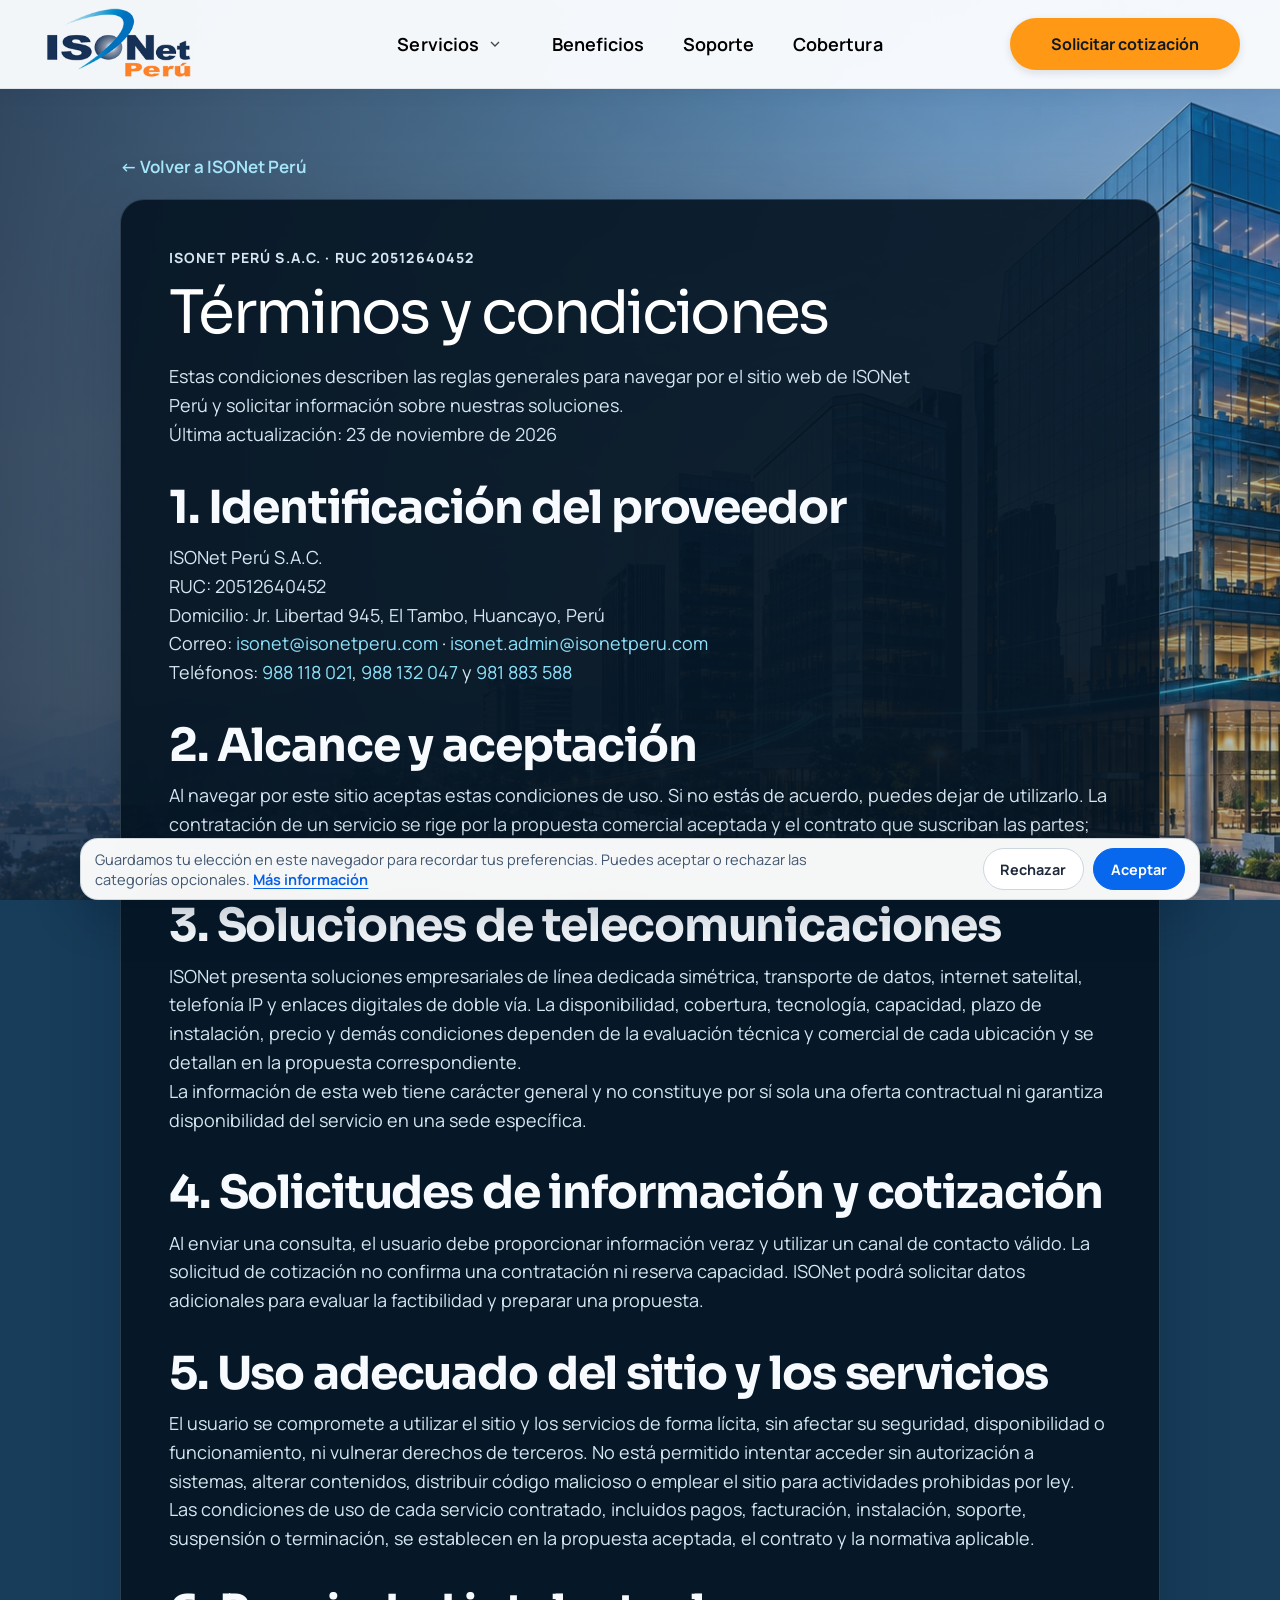
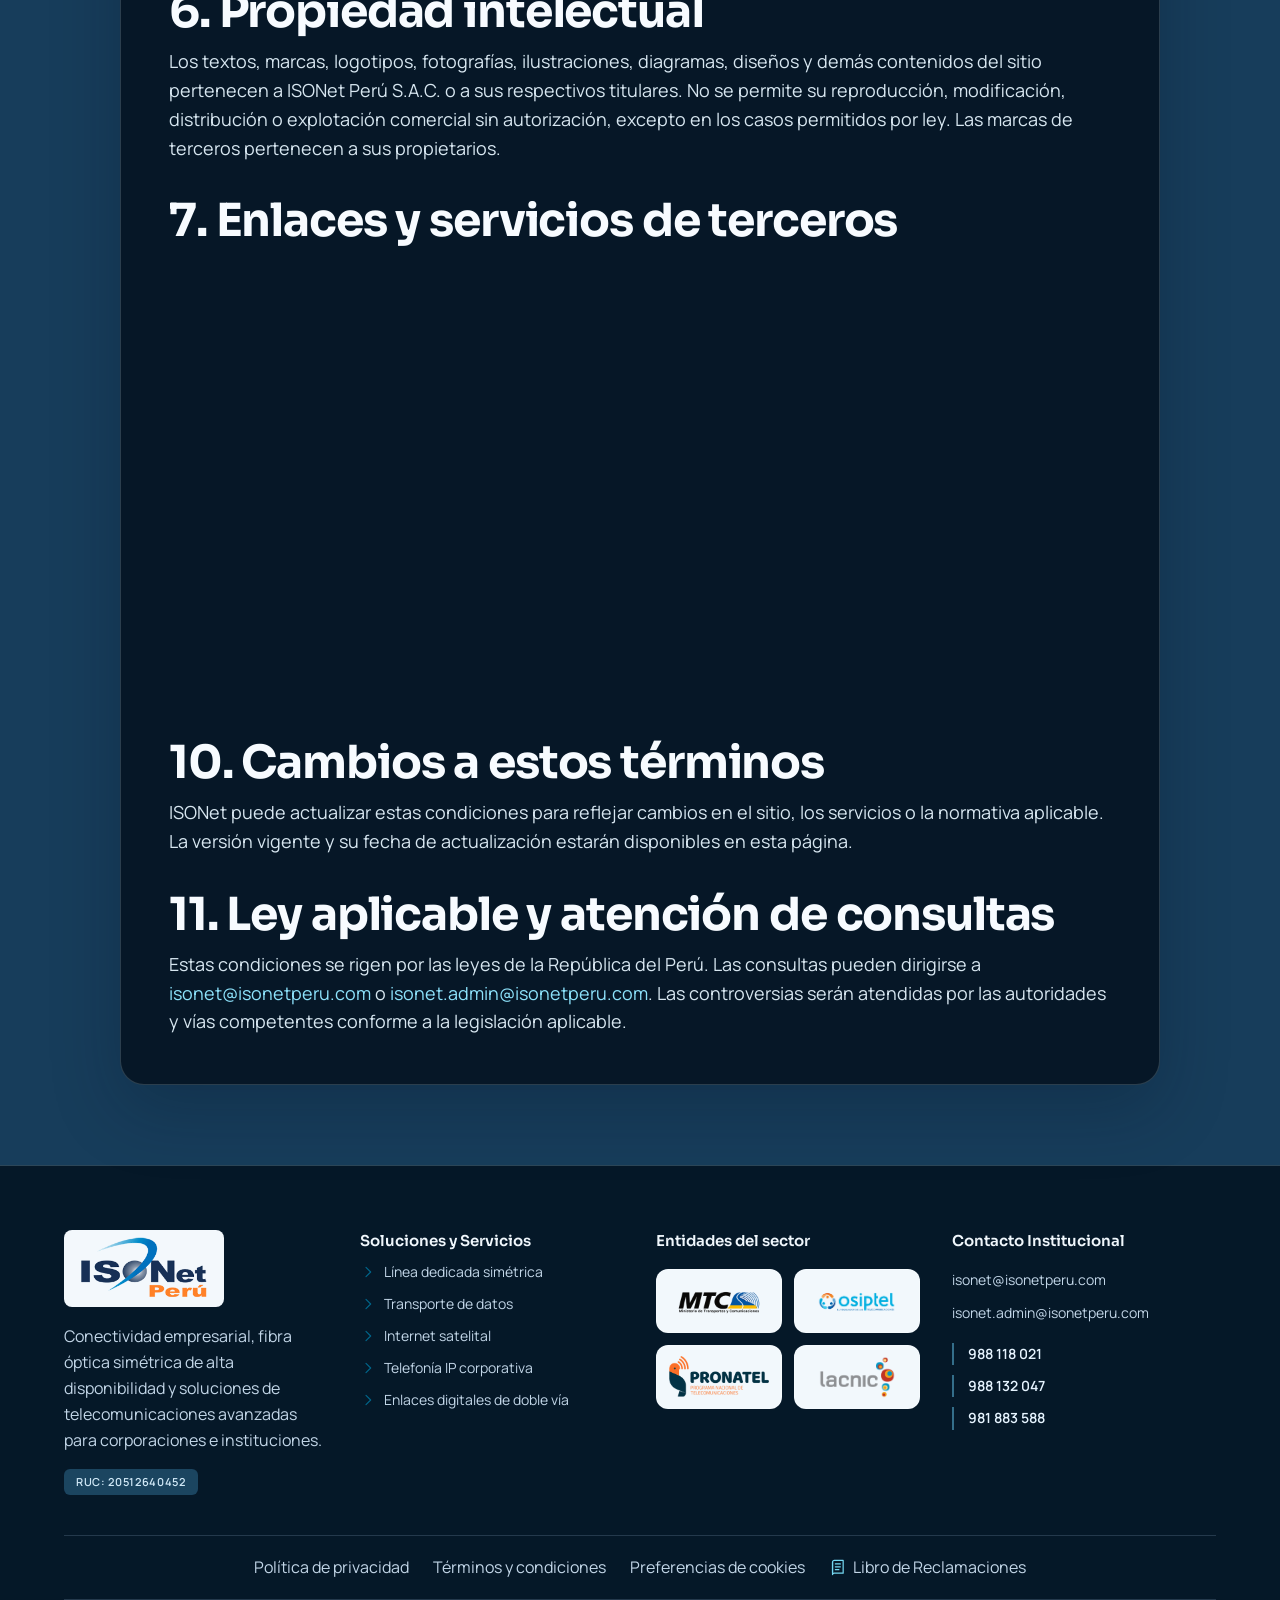
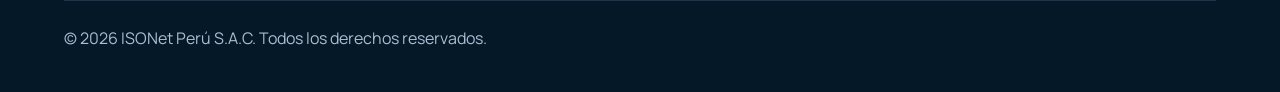
<file: ISONet_Propuesta_Profesional/terminos.html>
<!doctype html>

<html lang="es" data-type="service"><head><title>Términos y condiciones | ISONet Perú</title><meta charset="utf-8"><style>html{background-color:#173d5b}</style><link rel="stylesheet" href="../ISONet_Oficial/assets/index.css"><link rel="stylesheet" href="../ISONet_Oficial/assets/oficial.css?v=9"><link rel="icon" href="../assets/v2/logo-oficial.svg" type="image/svg+xml"><meta name="page-type" content="legal"><meta name="site-kind" content="tech"><link rel="stylesheet" href="propuesta.css?v=3"><link rel="stylesheet" href="portada-integrada.css?v=1"><link rel="stylesheet" href="secciones-conservadas.css?v=1"><link rel="stylesheet" href="ritmo-visual.css?v=1"><link rel="stylesheet" href="estilo-claro.css?v=2"><link rel="stylesheet" href="ajustes-portada.css?v=55"><link rel="stylesheet" href="navegacion-compartida.css?v=11"><link rel="stylesheet" href="legal.css?v=5"><meta name="description" content="Condiciones generales de uso del sitio de ISONet Perú."><link rel="preconnect" href="https://fonts.googleapis.com"><link rel="preconnect" href="https://fonts.gstatic.com" crossorigin><link href="https://fonts.googleapis.com/css2?family=Manrope:wght@400;500;600;700&family=Sora:wght@600;700&display=swap" rel="stylesheet"><link rel="stylesheet" href="identidad-isonet.css?v=16"><link rel="stylesheet" href="experiencia-isonet.css?v=7"></head><body data-ux-polish data-home-design="integrated" data-visual-style="claro" data-glass-theme="blue" class="bg-background font-body-md text-on-surface antialiased"><svg class="inline-defs-container" aria-hidden="true" style="position:absolute;width:0;height:0;overflow:hidden"></svg><meta content="width=device-width, initial-scale=1.0" name="viewport"><meta content="web_standard" name="shell-type">
<style>@layer base{html,body{margin:0;padding:0;}body{overscroll-behavior:none;}main>:first-child{margin-top:0!important;}main>:last-child{margin-bottom:0!important;}}html{scrollbar-width:thin;scrollbar-color:rgba(178,201,214,.48) rgba(9,27,44,.16);overflow-x:clip}::-webkit-scrollbar{width:8px;height:8px}::-webkit-scrollbar:horizontal{display:none;height:0}::-webkit-scrollbar-track{background:rgba(9,27,44,.16)}::-webkit-scrollbar-thumb{background:rgba(178,201,214,.48);border:2px solid transparent;background-clip:padding-box;border-radius:999px}::-webkit-scrollbar-thumb:hover{background:rgba(202,220,230,.68);background-clip:padding-box}</style><header class="official-header"><div class="official-nav"><a class="official-brand" href="index.html" aria-label="ISONet Perú, inicio"><img src="../assets/v2/logo-oficial.svg" alt="ISONet Perú" width="438" height="220" class="official-logo"></a><button class="official-menu-toggle" aria-expanded="false" aria-controls="official-menu" aria-label="Abrir menú">☰</button><nav id="official-menu" aria-label="Navegación principal"><div class="official-solutions"><div class="official-solutions-trigger"><a class="official-solutions-link" href="index.html#soluciones">Servicios</a><button class="official-solutions-toggle" type="button" aria-label="Mostrar lista de soluciones" aria-expanded="false" aria-controls="official-dropdown"><svg width="16" height="16" viewbox="0 0 24 24" fill="none" stroke="currentColor" stroke-width="2" aria-hidden="true"><path d="m6 9 6 6 6-6"></path></svg></button></div><div id="official-dropdown"><a href="linea-dedicada.html"><svg class="official-solution-icon" viewbox="0 0 24 24" fill="none" stroke="currentColor" stroke-width="1.75" stroke-linecap="round" stroke-linejoin="round" aria-hidden="true"><circle cx="12" cy="12" r="9"></circle><ellipse cx="12" cy="12" rx="4" ry="9"></ellipse><path d="M3 12h18"></path></svg><span>Línea dedicada simétrica</span></a><a href="transporte-datos.html"><svg class="official-solution-icon" viewbox="0 0 24 24" fill="none" stroke="currentColor" stroke-width="1.75" stroke-linecap="round" stroke-linejoin="round" aria-hidden="true"><rect x="9" y="2" width="6" height="6" rx="1"></rect><rect x="2" y="16" width="6" height="6" rx="1"></rect><rect x="16" y="16" width="6" height="6" rx="1"></rect><path d="M12 8v4H5v4m7-4h7v4"></path></svg><span>Transporte de datos</span></a><a href="internet-satelital.html"><svg class="official-solution-icon" viewbox="0 0 24 24" fill="none" stroke="currentColor" stroke-width="1.75" stroke-linecap="round" stroke-linejoin="round" aria-hidden="true"><path d="M4 4c0 9 7 16 16 16L4 4ZM10 16l-3 5h10M13 10l6-6M15 3h6v6"></path></svg><span>Internet satelital</span></a><a href="telefonia-ip.html"><svg class="official-solution-icon" viewbox="0 0 24 24" fill="none" stroke="currentColor" stroke-width="1.75" stroke-linecap="round" stroke-linejoin="round" aria-hidden="true"><path d="M22 16.9v3a2 2 0 0 1-2.2 2A20 20 0 0 1 2.1 4.2 2 2 0 0 1 4.1 2h3a2 2 0 0 1 2 1.7l.7 2.8a2 2 0 0 1-.4 2.1L8.1 9.9a16 16 0 0 0 6 6l1.3-1.3a2 2 0 0 1 2.1-.4l2.8.7a2 2 0 0 1 1.7 2Z"></path></svg><span>Telefonía IP</span></a><a href="enlaces-digitales.html"><svg class="official-solution-icon" viewbox="0 0 24 24" fill="none" stroke="currentColor" stroke-width="1.75" stroke-linecap="round" stroke-linejoin="round" aria-hidden="true"><path d="M4 21l8-17 8 17M7 15h10M10 9h4M3 4a13 13 0 0 0 0 11M21 4a13 13 0 0 1 0 11"></path></svg><span>Enlaces digitales de doble vía</span></a></div></div><a href="index.html#beneficios">Beneficios</a><a href="index.html#soporte">Soporte</a><a href="index.html#cobertura">Cobertura</a></nav><a class="official-quote" href="index.html#cotizar">Solicitar cotización</a></div></header><main class="legal-main"><div class="legal-wrap"><a class="legal-back" href="index.html">← Volver a ISONet Perú</a><article class="legal-document"><p class="legal-eyebrow">ISONET PERÚ S.A.C. · RUC 20512640452</p><h1>Términos y condiciones</h1><p class="legal-lead">Estas condiciones describen las reglas generales para navegar por el sitio web de ISONet Perú y solicitar información sobre nuestras soluciones.</p><p class="legal-updated">Última actualización: 23 de noviembre de 2026</p>
<h2>1. Identificación del proveedor</h2><p>ISONet Perú S.A.C.<br>RUC: 20512640452<br>Domicilio: Jr. Libertad 945, El Tambo, Huancayo, Perú<br>Correo: <a href="mailto:isonet@isonetperu.com">isonet@isonetperu.com</a> · <a href="mailto:isonet.admin@isonetperu.com">isonet.admin@isonetperu.com</a><br>Teléfonos: <a href="tel:+51988118021">988 118 021</a>, <a href="tel:+51988132047">988 132 047</a> y <a href="tel:+51981883588">981 883 588</a></p>
<h2>2. Alcance y aceptación</h2><p>Al navegar por este sitio aceptas estas condiciones de uso. Si no estás de acuerdo, puedes dejar de utilizarlo. La contratación de un servicio se rige por la propuesta comercial aceptada y el contrato que suscriban las partes; estas condiciones generales del sitio no reemplazan esos documentos.</p>
<h2>3. Soluciones de telecomunicaciones</h2><p>ISONet presenta soluciones empresariales de línea dedicada simétrica, transporte de datos, internet satelital, telefonía IP y enlaces digitales de doble vía. La disponibilidad, cobertura, tecnología, capacidad, plazo de instalación, precio y demás condiciones dependen de la evaluación técnica y comercial de cada ubicación y se detallan en la propuesta correspondiente.</p><p>La información de esta web tiene carácter general y no constituye por sí sola una oferta contractual ni garantiza disponibilidad del servicio en una sede específica.</p>
<h2>4. Solicitudes de información y cotización</h2><p>Al enviar una consulta, el usuario debe proporcionar información veraz y utilizar un canal de contacto válido. La solicitud de cotización no confirma una contratación ni reserva capacidad. ISONet podrá solicitar datos adicionales para evaluar la factibilidad y preparar una propuesta.</p>
<h2>5. Uso adecuado del sitio y los servicios</h2><p>El usuario se compromete a utilizar el sitio y los servicios de forma lícita, sin afectar su seguridad, disponibilidad o funcionamiento, ni vulnerar derechos de terceros. No está permitido intentar acceder sin autorización a sistemas, alterar contenidos, distribuir código malicioso o emplear el sitio para actividades prohibidas por ley.</p><p>Las condiciones de uso de cada servicio contratado, incluidos pagos, facturación, instalación, soporte, suspensión o terminación, se establecen en la propuesta aceptada, el contrato y la normativa aplicable.</p>
<h2>6. Propiedad intelectual</h2><p>Los textos, marcas, logotipos, fotografías, ilustraciones, diagramas, diseños y demás contenidos del sitio pertenecen a ISONet Perú S.A.C. o a sus respectivos titulares. No se permite su reproducción, modificación, distribución o explotación comercial sin autorización, excepto en los casos permitidos por ley. Las marcas de terceros pertenecen a sus propietarios.</p>
<h2>7. Enlaces y servicios de terceros</h2><p>El sitio puede incluir enlaces a plataformas de terceros, como correo electrónico, WhatsApp y entidades del sector. ISONet no administra esos sitios ni es responsable de sus contenidos, disponibilidad, condiciones o prácticas de privacidad. El uso de cada plataforma se rige por las condiciones de su titular.</p>
<h2>8. Disponibilidad y responsabilidad</h2><p>ISONet procura mantener la información y el sitio actualizados, pero puede corregir, modificar o retirar contenidos y realizar tareas de mantenimiento. La disponibilidad de páginas o recursos externos puede depender de terceros. Nada de lo indicado en estas condiciones limita los derechos irrenunciables del consumidor ni las responsabilidades que correspondan conforme a ley.</p>
<h2>9. Protección de datos personales</h2><p>El tratamiento de datos personales en los canales de ISONet se realiza conforme a la <a href="privacidad.html">Política de privacidad</a> y a la normativa peruana vigente.</p>
<h2>10. Cambios a estos términos</h2><p>ISONet puede actualizar estas condiciones para reflejar cambios en el sitio, los servicios o la normativa aplicable. La versión vigente y su fecha de actualización estarán disponibles en esta página.</p>
<h2>11. Ley aplicable y atención de consultas</h2><p>Estas condiciones se rigen por las leyes de la República del Perú. Las consultas pueden dirigirse a <a href="mailto:isonet@isonetperu.com">isonet@isonetperu.com</a> o <a href="mailto:isonet.admin@isonetperu.com">isonet.admin@isonetperu.com</a>. Las controversias serán atendidas por las autoridades y vías competentes conforme a la legislación aplicable.</p>
</article></div></main><footer class="w-full bg-surface-container-low text-on-surface mt-space-xl"><div class="max-w-7xl mx-auto px-margin md:px-margin-md lg:px-margin-lg pt-space-2xl pb-space-xl"><div class="grid grid-cols-1 md:grid-cols-2 lg:grid-cols-4 gap-gutter lg:gap-gutter-lg pb-space-xl"><div class="space-y-space-md"><div class="flex items-center"><img src="../assets/v2/logo-oficial.svg" alt="ISONet Perú" width="438" height="220" class="official-logo"></div><p class="font-body-sm text-body-sm text-on-surface-variant leading-relaxed">Conectividad empresarial, fibra óptica simétrica de alta disponibilidad y soluciones de telecomunicaciones avanzadas para corporaciones e instituciones.</p><div class="inline-flex items-center px-3 py-1.5 rounded-md bg-surface-container font-label-badge text-label-badge text-primary font-semibold">RUC: 20512640452</div></div><div class="space-y-space-sm"><h4 class="font-headline-sm text-[16px] text-primary font-semibold">Soluciones y Servicios</h4><ul class="space-y-2.5"><li class="flex items-center gap-2"><svg class="official-ui-icon" data-icon="chevron" viewbox="0 0 24 24" fill="none" stroke="currentColor" stroke-width="1.75" stroke-linecap="round" stroke-linejoin="round" aria-hidden="true"><path d="m9 5 7 7-7 7"></path></svg><a class="font-body-sm text-body-sm text-on-surface-variant hover:text-secondary transition-colors" data-path="linea-dedicada" href="linea-dedicada.html">Línea dedicada simétrica</a></li><li class="flex items-center gap-2"><svg class="official-ui-icon" data-icon="chevron" viewbox="0 0 24 24" fill="none" stroke="currentColor" stroke-width="1.75" stroke-linecap="round" stroke-linejoin="round" aria-hidden="true"><path d="m9 5 7 7-7 7"></path></svg><a class="font-body-sm text-body-sm text-on-surface-variant hover:text-secondary transition-colors" data-path="transporte-datos" href="transporte-datos.html">Transporte de datos</a></li><li class="flex items-center gap-2"><svg class="official-ui-icon" data-icon="chevron" viewbox="0 0 24 24" fill="none" stroke="currentColor" stroke-width="1.75" stroke-linecap="round" stroke-linejoin="round" aria-hidden="true"><path d="m9 5 7 7-7 7"></path></svg><a class="font-body-sm text-body-sm text-on-surface-variant hover:text-secondary transition-colors" data-path="internet-satelital" href="internet-satelital.html">Internet satelital</a></li><li class="flex items-center gap-2"><svg class="official-ui-icon" data-icon="chevron" viewbox="0 0 24 24" fill="none" stroke="currentColor" stroke-width="1.75" stroke-linecap="round" stroke-linejoin="round" aria-hidden="true"><path d="m9 5 7 7-7 7"></path></svg><a class="font-body-sm text-body-sm text-on-surface-variant hover:text-secondary transition-colors" data-path="telefonia-ip" href="telefonia-ip.html">Telefonía IP corporativa</a></li><li class="flex items-center gap-2"><svg class="official-ui-icon" data-icon="chevron" viewbox="0 0 24 24" fill="none" stroke="currentColor" stroke-width="1.75" stroke-linecap="round" stroke-linejoin="round" aria-hidden="true"><path d="m9 5 7 7-7 7"></path></svg><a class="font-body-sm text-body-sm text-on-surface-variant hover:text-secondary transition-colors" data-path="enlaces-digitales" href="enlaces-digitales.html">Enlaces digitales de doble vía</a></li></ul></div><div class="official-footer-accreditations"><h4>Entidades del sector</h4><div class="official-accreditations-grid"><a href="https://www.gob.pe/mtc" target="_blank" rel="noopener noreferrer" aria-label="Visitar MTC, abre en una pestaña nueva"><img src="../homologados/mtcperu-transparente.png" alt="MTC" loading="lazy"></a><a href="https://www.osiptel.gob.pe/" target="_blank" rel="noopener noreferrer" aria-label="Visitar OSIPTEL, abre en una pestaña nueva"><img src="../homologados/osiptel.png" alt="OSIPTEL" loading="lazy"></a><a href="https://www.gob.pe/pronatel" target="_blank" rel="noopener noreferrer" aria-label="Visitar PRONATEL, abre en una pestaña nueva"><img src="../homologados/pronatel-transparente.png" alt="PRONATEL" loading="lazy"></a><a href="https://www.lacnic.net/" target="_blank" rel="noopener noreferrer" aria-label="Visitar LACNIC, abre en una pestaña nueva"><img src="../homologados/lacnic.png" alt="LACNIC" loading="lazy"></a></div></div><div class="official-footer-contact"><h4>Contacto Institucional</h4><div class="official-footer-emails"><a href="mailto:isonet@isonetperu.com">isonet@isonetperu.com</a><a href="mailto:isonet.admin@isonetperu.com">isonet.admin@isonetperu.com</a></div><div class="official-contact-numbers"><a href="tel:+51988118021">988 118 021</a><a href="tel:+51988132047">988 132 047</a><a href="tel:+51981883588">981 883 588</a></div></div></div><nav class="legal-footer-links" aria-label="Información legal"><a href="privacidad.html">Política de privacidad</a><a href="terminos.html">Términos y condiciones</a><a href="preferencias-cookies.html">Preferencias de cookies</a><a href="libro-reclamaciones.html"><svg class="isonet-legal-icon" viewBox="0 0 24 24" fill="none" stroke="currentColor" stroke-width="1.7" stroke-linecap="round" stroke-linejoin="round" aria-hidden="true"><path d="M5 4.5A2.5 2.5 0 0 1 7.5 2H20v18H7.5A2.5 2.5 0 0 0 5 22z"/><path d="M5 4.5v15M9 7h7M9 11h7M9 15h5"/></svg><span>Libro de Reclamaciones</span></a></nav><div class="official-footer-bottom"><p>© 2026 ISONet Perú S.A.C. Todos los derechos reservados.</p></div></div></footer><script src="../ISONet_Oficial/assets/oficial.js?v=3"></script><script src="propuesta.js"></script><script src="navegacion-compartida.js?v=20"></script><script src="legal.js?v=1"></script><script src="cookies-consent.js?v=2"></script><script src="mobile-action-bar.js?v=1"></script></body></html>
</file>
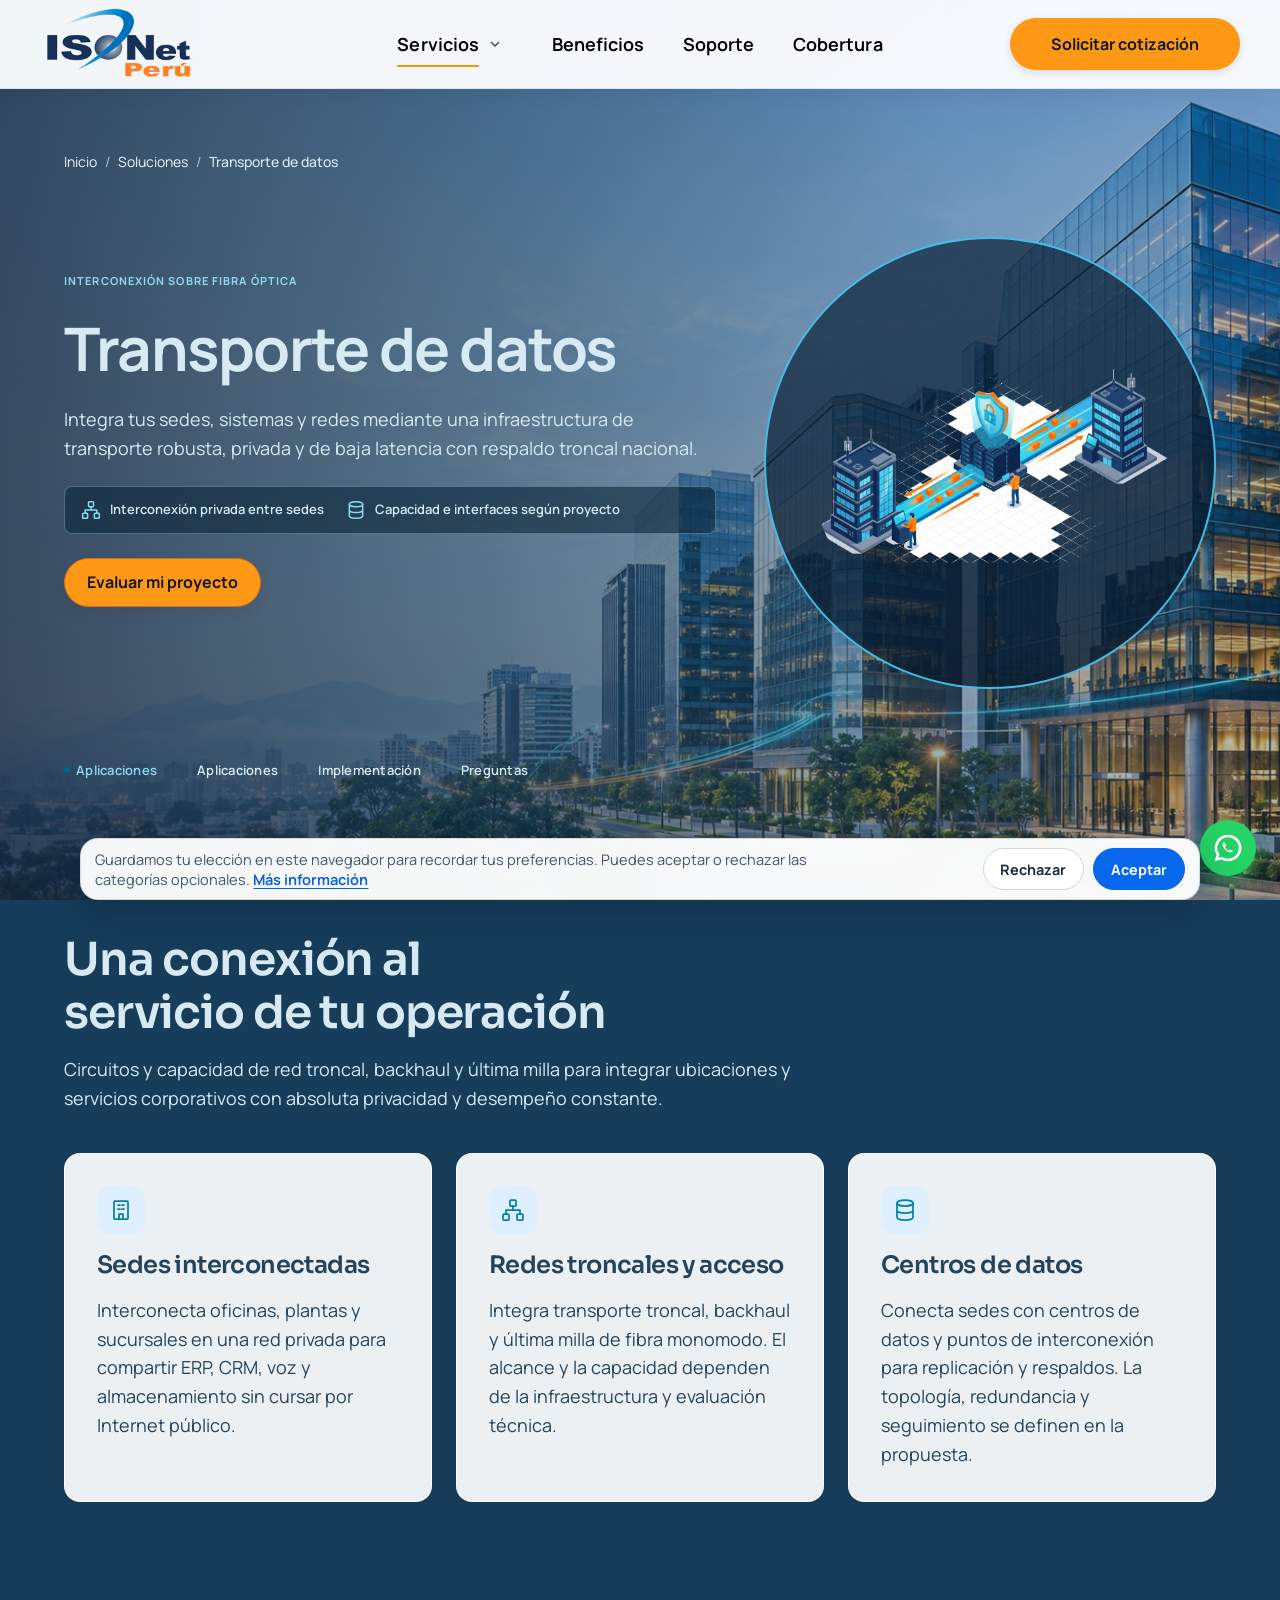
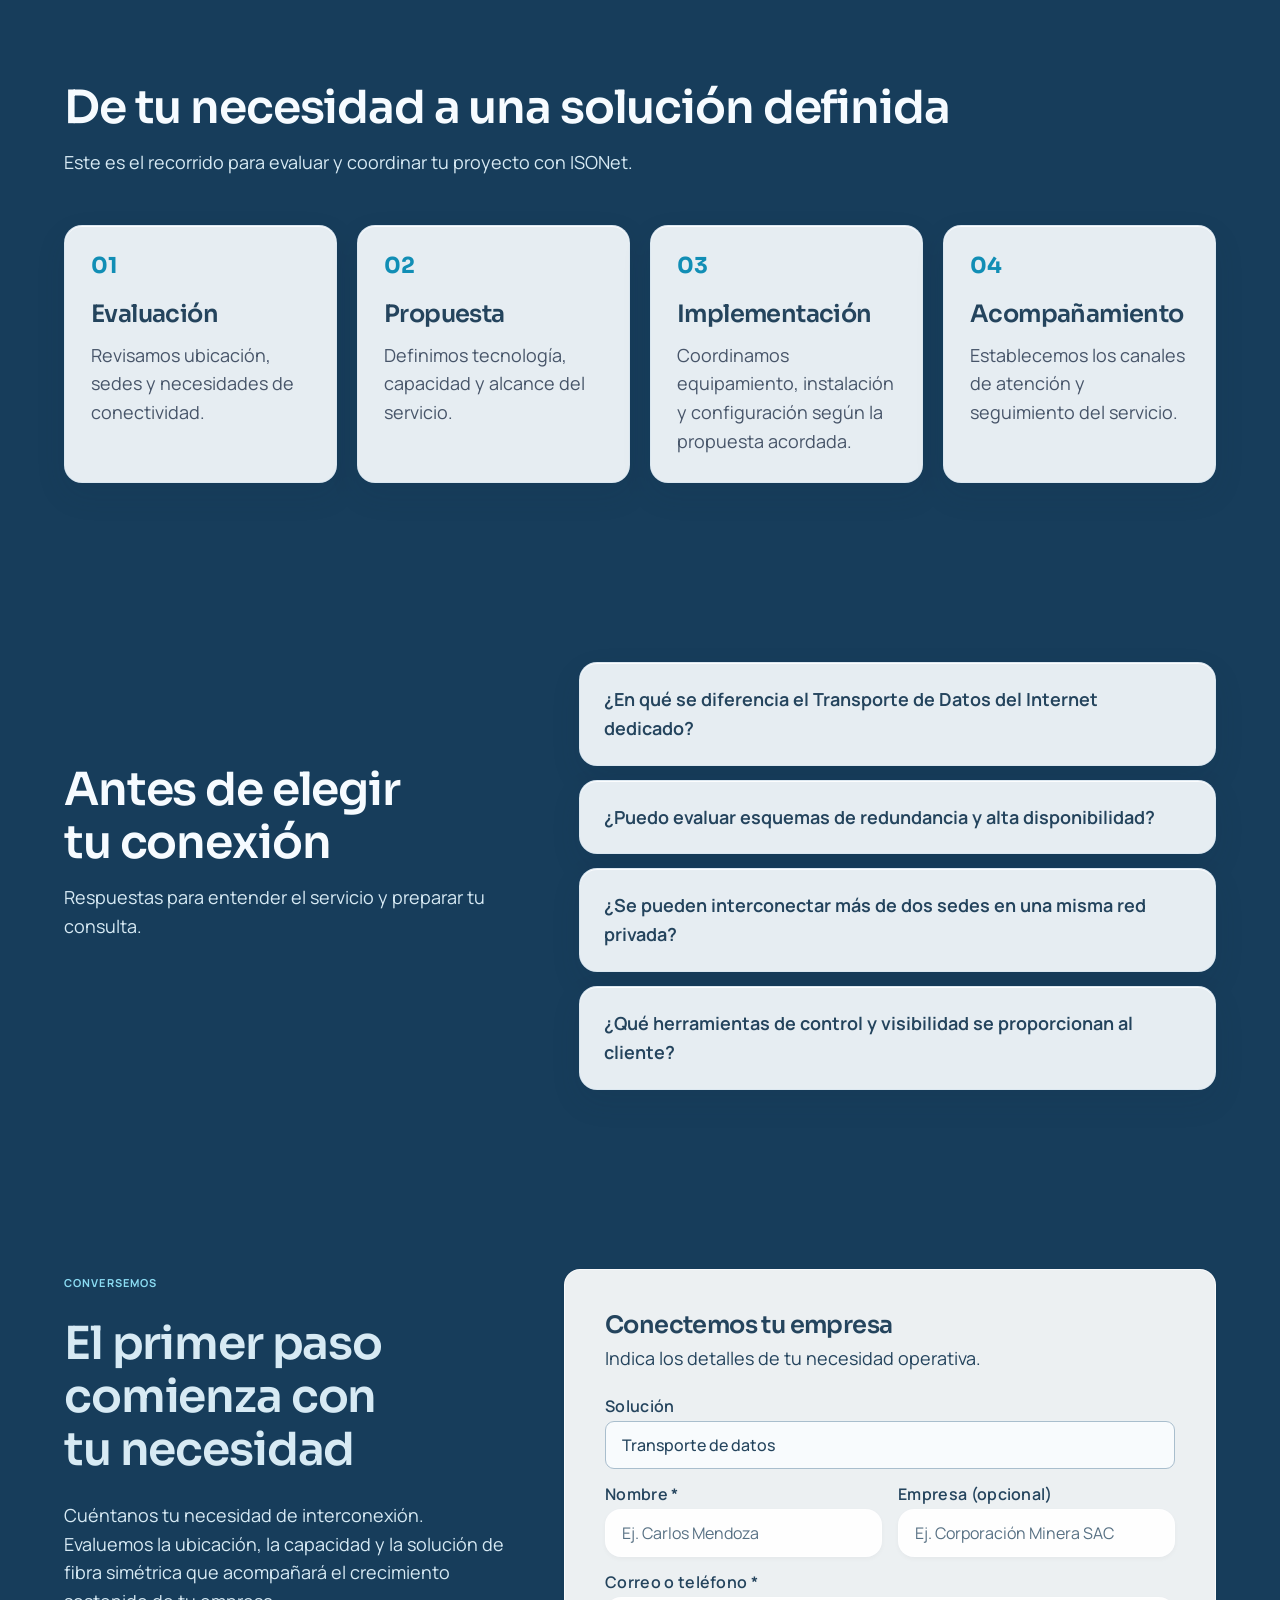
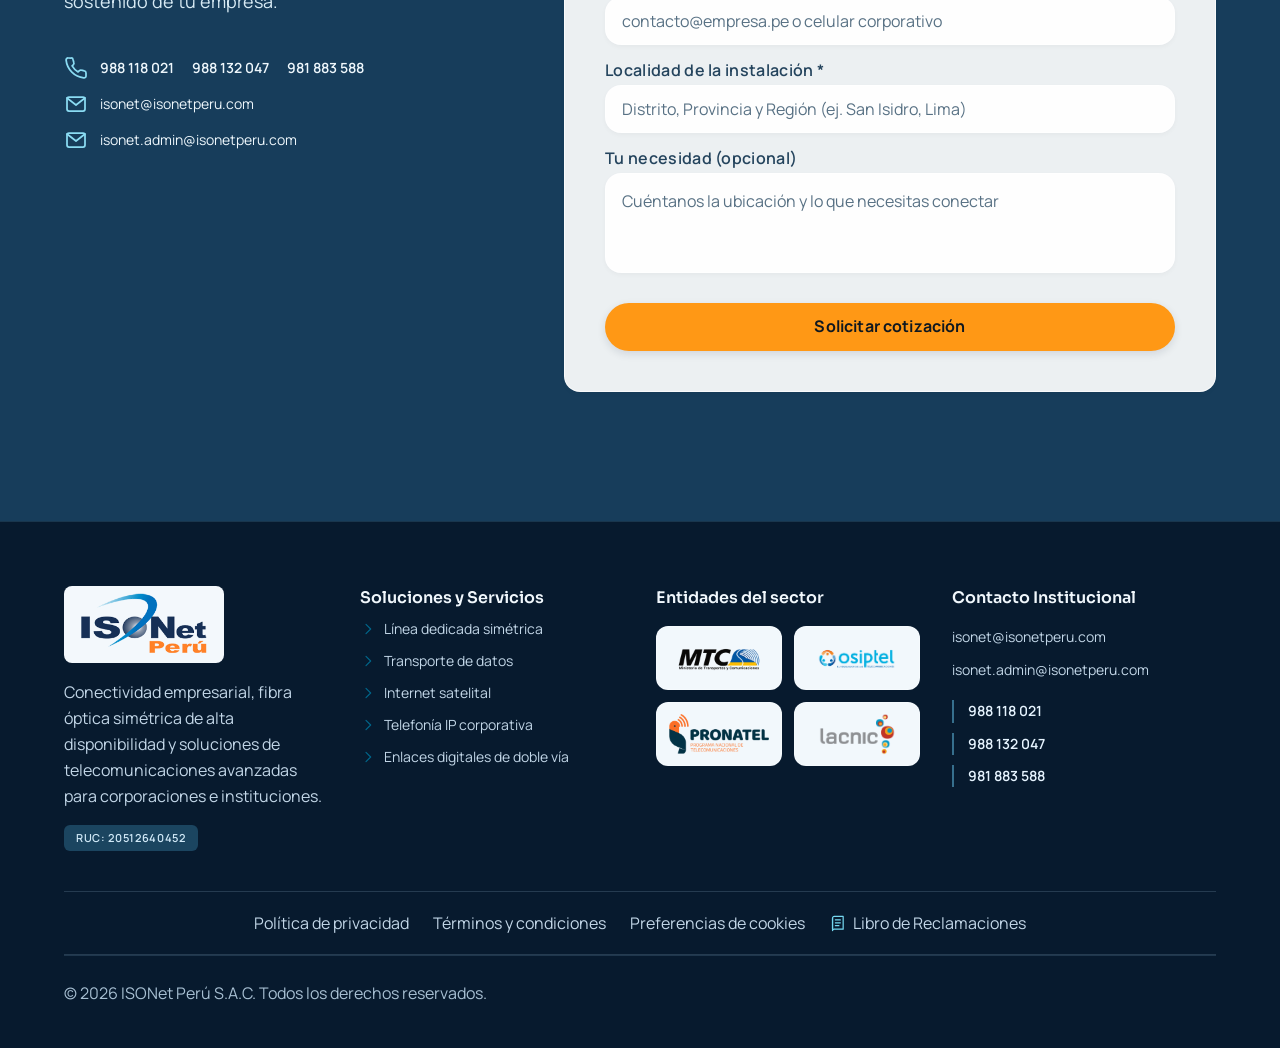
<file: ISONet_Propuesta_Profesional/transporte-datos.html>
<!doctype html>
<html lang="es" data-type="service"><head><meta charset="utf-8"><title>Transporte de datos para empresas | ISONet Perú</title><meta name="description" content="Interconecta sedes y recursos corporativos mediante soluciones de transporte de datos diseñadas según la ubicación y los requerimientos del proyecto."><style>html{background-color:#173d5b}</style><meta content="width=device-width, initial-scale=1.0" name="viewport"><meta content="web_standard" name="shell-type">
<style>@layer base{html,body{margin:0;padding:0;}body{overscroll-behavior:none;}main>:first-child{margin-top:0!important;}main>:last-child{margin-bottom:0!important;}}</style><link rel="stylesheet" href="../ISONet_Oficial/assets/linea-dedicada.css"><link rel="stylesheet" href="../ISONet_Oficial/assets/oficial.css?v=9"><meta name="robots" content="noindex,nofollow"><link rel="icon" href="../assets/v2/logo-oficial.svg" type="image/svg+xml"><meta name="page-type" content="service"><meta name="site-kind" content="tech"><link rel="stylesheet" href="propuesta.css?v=3"><link rel="stylesheet" href="soluciones-fondo.css?v=2"><link rel="stylesheet" href="navegacion-compartida.css?v=11"><link rel="stylesheet" href="legal.css?v=4"><link rel="preconnect" href="https://fonts.googleapis.com"><link rel="preconnect" href="https://fonts.gstatic.com" crossorigin><link href="https://fonts.googleapis.com/css2?family=Manrope:wght@400;500;600;700&family=Sora:wght@600;700&display=swap" rel="stylesheet"><link rel="stylesheet" href="identidad-isonet.css?v=26"><link rel="stylesheet" href="experiencia-isonet.css?v=7">
<link rel="stylesheet" href="ilustraciones-servicios.css?v=5"></head><body data-ux-polish data-glass-theme="blue" class="bg-background font-body-md text-on-surface antialiased"><header class="official-header"><div class="official-nav"><a class="official-brand" href="index.html" aria-label="ISONet Perú, inicio"><img src="../assets/v2/logo-oficial.svg" alt="ISONet Perú" width="438" height="220" class="official-logo"></a><button class="official-menu-toggle" aria-expanded="false" aria-controls="official-menu" aria-label="Abrir menú">☰</button><nav id="official-menu" aria-label="Navegación principal"><div class="official-solutions"><div class="official-solutions-trigger"><a class="official-solutions-link" href="index.html#soluciones">Servicios</a><button class="official-solutions-toggle" type="button" aria-label="Mostrar lista de soluciones" aria-expanded="false" aria-controls="official-dropdown"><svg width="16" height="16" viewbox="0 0 24 24" fill="none" stroke="currentColor" stroke-width="2" aria-hidden="true"><path d="m6 9 6 6 6-6"></path></svg></button></div><div id="official-dropdown"><a href="linea-dedicada.html"><svg class="official-solution-icon" viewbox="0 0 24 24" fill="none" stroke="currentColor" stroke-width="1.75" stroke-linecap="round" stroke-linejoin="round" aria-hidden="true"><circle cx="12" cy="12" r="9"></circle><ellipse cx="12" cy="12" rx="4" ry="9"></ellipse><path d="M3 12h18"></path></svg><span>Línea dedicada simétrica</span></a><a href="transporte-datos.html"><svg class="official-solution-icon" viewbox="0 0 24 24" fill="none" stroke="currentColor" stroke-width="1.75" stroke-linecap="round" stroke-linejoin="round" aria-hidden="true"><rect x="9" y="2" width="6" height="6" rx="1"></rect><rect x="2" y="16" width="6" height="6" rx="1"></rect><rect x="16" y="16" width="6" height="6" rx="1"></rect><path d="M12 8v4H5v4m7-4h7v4"></path></svg><span>Transporte de datos</span></a><a href="internet-satelital.html"><svg class="official-solution-icon" viewbox="0 0 24 24" fill="none" stroke="currentColor" stroke-width="1.75" stroke-linecap="round" stroke-linejoin="round" aria-hidden="true"><path d="M4 4c0 9 7 16 16 16L4 4ZM10 16l-3 5h10M13 10l6-6M15 3h6v6"></path></svg><span>Internet satelital</span></a><a href="telefonia-ip.html"><svg class="official-solution-icon" viewbox="0 0 24 24" fill="none" stroke="currentColor" stroke-width="1.75" stroke-linecap="round" stroke-linejoin="round" aria-hidden="true"><path d="M22 16.9v3a2 2 0 0 1-2.2 2A20 20 0 0 1 2.1 4.2 2 2 0 0 1 4.1 2h3a2 2 0 0 1 2 1.7l.7 2.8a2 2 0 0 1-.4 2.1L8.1 9.9a16 16 0 0 0 6 6l1.3-1.3a2 2 0 0 1 2.1-.4l2.8.7a2 2 0 0 1 1.7 2Z"></path></svg><span>Telefonía IP</span></a><a href="enlaces-digitales.html"><svg class="official-solution-icon" viewbox="0 0 24 24" fill="none" stroke="currentColor" stroke-width="1.75" stroke-linecap="round" stroke-linejoin="round" aria-hidden="true"><path d="M4 21l8-17 8 17M7 15h10M10 9h4M3 4a13 13 0 0 0 0 11M21 4a13 13 0 0 1 0 11"></path></svg><span>Enlaces digitales de doble vía</span></a></div></div><a href="index.html#beneficios">Beneficios</a><a href="index.html#soporte">Soporte</a><a href="index.html#cobertura">Cobertura</a></nav><a class="official-quote" href="#cotizar">Solicitar cotización</a></div></header><main class="w-full bg-background"><div class="flex flex-col w-full">

<section class="max-w-7xl mx-auto w-full px-margin md:px-margin-md lg:px-margin-lg pt-4 pb-2">
<nav class="flex items-center gap-2 font-body-sm text-body-sm text-on-surface-variant">
<a class="hover:text-secondary transition-colors" href="index.html">Inicio</a>
<span class="text-outline-variant">/</span>
<a class="hover:text-secondary transition-colors" href="#">Soluciones</a>
<span class="text-outline-variant">/</span>
<span class="text-primary font-medium">Transporte de datos</span>
</nav>
</section>

<section class="max-w-7xl mx-auto w-full px-margin md:px-margin-md lg:px-margin-lg py-8 lg:py-14">
<div class="grid grid-cols-1 lg:grid-cols-12 gap-10 lg:gap-12 items-center">

<div class="lg:col-span-7 space-y-6 service-hero-copy">
<div class="inline-flex items-center gap-2">
<span class="font-label-badge text-label-badge text-secondary font-bold tracking-widest uppercase">
            INTERCONEXIÓN SOBRE FIBRA ÓPTICA
          </span>
</div>
<h1 class="font-display-hero text-headline-xl lg:text-display-hero text-primary tracking-tight leading-tight">Transporte de datos</h1>
<p class="font-body-lg text-body-lg text-on-surface-variant max-w-2xl">Integra tus sedes, sistemas y redes mediante una infraestructura de transporte robusta, privada y de baja latencia con respaldo troncal nacional.</p>

<div class="official-service-highlights"><span class="official-highlight-item"><svg class="official-ui-icon" data-icon="network" viewBox="0 0 24 24" fill="none" stroke="currentColor" stroke-width="1.75" stroke-linecap="round" stroke-linejoin="round" aria-hidden="true"><rect x="9" y="2" width="6" height="6" rx="1"/><rect x="2" y="16" width="6" height="6" rx="1"/><rect x="16" y="16" width="6" height="6" rx="1"/><path d="M12 8v4H5v4m7-4h7v4"/></svg><span>Interconexión privada entre sedes</span></span><span class="official-highlight-item"><svg class="official-ui-icon" data-icon="data" viewBox="0 0 24 24" fill="none" stroke="currentColor" stroke-width="1.75" stroke-linecap="round" stroke-linejoin="round" aria-hidden="true"><ellipse cx="12" cy="5" rx="8" ry="3"/><path d="M4 5v14c0 4 16 4 16 0V5M4 12c0 4 16 4 16 0"/></svg><span>Capacidad e interfaces según proyecto</span></span></div>
<div>
<a class="isonet-primary-button" href="#cotizar">
            Evaluar mi proyecto

</a>
</div>
</div>

<div class="lg:col-span-5 relative">
<div class="official-service-portrait floating-service-art">
<img class="official-circular-image" src="assets/soluciones/transparentes/transporte-datos-glass.png" alt="Diagrama de transporte seguro de datos entre sedes empresariales." width="1024" height="572" fetchpriority="high" decoding="async">
</div>
</div>
</div>
</section>

<section class="max-w-7xl mx-auto w-full px-margin md:px-margin-md lg:px-margin-lg pt-4 pb-12">
<div class="flex flex-wrap items-center gap-6 md:gap-10 pb-4">
<a class="font-label-md text-label-md text-secondary hover:text-primary transition-colors font-semibold flex items-center gap-1.5" href="#aplicaciones">
<span class="w-1.5 h-1.5 rounded-full bg-secondary"></span>
        Aplicaciones
      </a>
<a class="font-label-md text-label-md text-on-surface-variant hover:text-secondary transition-colors" href="#aplicaciones">Aplicaciones</a>
<a class="font-label-md text-label-md text-on-surface-variant hover:text-secondary transition-colors" href="#implementacion">
        Implementación
      </a>
<a class="font-label-md text-label-md text-on-surface-variant hover:text-secondary transition-colors" href="#preguntas">
        Preguntas
      </a>
</div>
</section>

<section class="w-full py-16 bg-surface-container-low/40" id="aplicaciones">
<div class="max-w-7xl mx-auto px-margin md:px-margin-md lg:px-margin-lg space-y-10">
<div class="max-w-3xl space-y-4">
<h2 class="font-headline-xl text-headline-lg lg:text-headline-xl text-primary tracking-tight">
          Una conexión al servicio de tu operación
        </h2>
<p class="font-body-md text-body-md text-on-surface-variant leading-relaxed">Circuitos y capacidad de red troncal, backhaul y última milla para integrar ubicaciones y servicios corporativos con absoluta privacidad y desempeño constante.</p>
</div>
<div class="grid grid-cols-1 md:grid-cols-3 gap-6">

<div class="bg-surface-container-lowest p-8 rounded-2xl shadow-sm hover:shadow-md transition-shadow flex flex-col justify-between space-y-6">
<div class="space-y-4">
<div class="w-12 h-12 rounded-xl bg-surface-container flex items-center justify-center text-secondary">
<svg class="official-ui-icon" data-icon="building" viewBox="0 0 24 24" fill="none" stroke="currentColor" stroke-width="1.75" stroke-linecap="round" stroke-linejoin="round" aria-hidden="true"><rect x="5" y="3" width="14" height="18" rx="1"/><path d="M9 7h2m2 0h2M9 11h2m2 0h2M10 21v-5h4v5"/></svg>
</div>
<h3 class="font-headline-sm text-headline-sm text-primary">Sedes interconectadas</h3>
<p class="font-body-sm text-body-sm text-on-surface-variant leading-relaxed">Interconecta oficinas, plantas y sucursales en una red privada para compartir ERP, CRM, voz y almacenamiento sin cursar por Internet público.</p>
</div>

</div>

<div class="bg-surface-container-lowest p-8 rounded-2xl shadow-sm hover:shadow-md transition-shadow flex flex-col justify-between space-y-6">
<div class="space-y-4">
<div class="w-12 h-12 rounded-xl bg-surface-container flex items-center justify-center text-secondary">
<svg class="official-ui-icon" data-icon="network" viewBox="0 0 24 24" fill="none" stroke="currentColor" stroke-width="1.75" stroke-linecap="round" stroke-linejoin="round" aria-hidden="true"><rect x="9" y="2" width="6" height="6" rx="1"/><rect x="2" y="16" width="6" height="6" rx="1"/><rect x="16" y="16" width="6" height="6" rx="1"/><path d="M12 8v4H5v4m7-4h7v4"/></svg>
</div>
<h3 class="font-headline-sm text-headline-sm text-primary">Redes troncales y acceso</h3>
<p class="font-body-sm text-body-sm text-on-surface-variant leading-relaxed">Integra transporte troncal, backhaul y última milla de fibra monomodo. El alcance y la capacidad dependen de la infraestructura y evaluación técnica.</p>
</div>

</div>

<div class="bg-surface-container-lowest p-8 rounded-2xl shadow-sm hover:shadow-md transition-shadow flex flex-col justify-between space-y-6">
<div class="space-y-4">
<div class="w-12 h-12 rounded-xl bg-surface-container flex items-center justify-center text-secondary">
<svg class="official-ui-icon" data-icon="data" viewBox="0 0 24 24" fill="none" stroke="currentColor" stroke-width="1.75" stroke-linecap="round" stroke-linejoin="round" aria-hidden="true"><ellipse cx="12" cy="5" rx="8" ry="3"/><path d="M4 5v14c0 4 16 4 16 0V5M4 12c0 4 16 4 16 0"/></svg>
</div>
<h3 class="font-headline-sm text-headline-sm text-primary">Centros de datos</h3>
<p class="font-body-sm text-body-sm text-on-surface-variant leading-relaxed">Conecta sedes con centros de datos y puntos de interconexión para replicación y respaldos. La topología, redundancia y seguimiento se definen en la propuesta.</p>
</div>

</div>
</div>
</div>
</section>



<section class="official-section official-process" id="implementacion"><div class="official-container"><div class="official-section-heading"><h2>De tu necesidad a una solución definida</h2><p>Este es el recorrido para evaluar y coordinar tu proyecto con ISONet.</p></div><ol><li><span>01</span><h3>Evaluación</h3><p>Revisamos ubicación, sedes y necesidades de conectividad.</p></li><li><span>02</span><h3>Propuesta</h3><p>Definimos tecnología, capacidad y alcance del servicio.</p></li><li><span>03</span><h3>Implementación</h3><p>Coordinamos equipamiento, instalación y configuración según la propuesta acordada.</p></li><li><span>04</span><h3>Acompañamiento</h3><p>Establecemos los canales de atención y seguimiento del servicio.</p></li></ol></div></section>

<section class="official-section official-faq" id="preguntas"><div class="official-container official-faq-grid"><div class="official-section-heading"><h2>Antes de elegir tu conexión</h2><p>Respuestas para entender el servicio y preparar tu consulta.</p></div><div class="official-questions"><details><summary>
                ¿En qué se diferencia el Transporte de Datos del Internet dedicado?</summary><div class="official-answer">El Internet dedicado conecta una sede con Internet público. El transporte de datos interconecta ubicaciones mediante una red privada, sin que el tráfico entre ellas tenga que salir a Internet. La arquitectura, el direccionamiento y las condiciones de desempeño se definen en la propuesta.</div></details><details><summary>
                ¿Puedo evaluar esquemas de redundancia y alta disponibilidad?</summary><div class="official-answer">Se pueden evaluar rutas alternativas y enlaces de respaldo para sedes críticas. La diversidad de recorrido, los mecanismos de conmutación y el desempeño esperado dependen de la cobertura y del diseño aprobado para el proyecto.</div></details><details><summary>
                ¿Se pueden interconectar más de dos sedes en una misma red privada?</summary><div class="official-answer">La red puede diseñarse para que las sedes compartan acceso a sistemas y recursos corporativos. La topología y los servicios integrados se definen según las necesidades de la organización.</div></details><details><summary>
                ¿Qué herramientas de control y visibilidad se proporcionan al cliente?</summary><div class="official-answer">El equipo técnico puede utilizar herramientas de monitoreo para revisar indicadores del enlace y apoyar el diagnóstico. La información disponible para el cliente depende del servicio contratado y de las herramientas acordadas.</div></details></div></div></section>

<section class="w-full py-16 bg-surface-container-low/50" id="cotizar">
<div class="max-w-7xl mx-auto px-margin md:px-margin-md lg:px-margin-lg">
<div class="grid grid-cols-1 lg:grid-cols-12 gap-12 items-start">

<div class="lg:col-span-5 space-y-6">
<span class="font-label-badge text-label-badge text-secondary font-bold tracking-widest uppercase">
            CONVERSEMOS
          </span>
<h2 class="font-headline-xl text-headline-lg lg:text-headline-xl text-primary tracking-tight">
            El primer paso comienza con tu necesidad
          </h2>
<p class="font-body-md text-body-md text-on-surface-variant leading-relaxed">
            Cuéntanos tu necesidad de interconexión. Evaluemos la ubicación, la capacidad y la solución de fibra simétrica que acompañará el crecimiento sostenido de tu empresa.
          </p>
<div class="pt-4 space-y-3 font-body-sm text-body-sm">
<div class="flex items-center gap-3 text-primary font-semibold">
<svg class="official-ui-icon" data-icon="phone" viewBox="0 0 24 24" fill="none" stroke="currentColor" stroke-width="1.75" stroke-linecap="round" stroke-linejoin="round" aria-hidden="true"><path d="M22 16.9v3a2 2 0 0 1-2.2 2A20 20 0 0 1 2.1 4.2 2 2 0 0 1 4.1 2h3a2 2 0 0 1 2 1.7l.7 2.8a2 2 0 0 1-.4 2.1L8.1 9.9a16 16 0 0 0 6 6l1.3-1.3a2 2 0 0 1 2.1-.4l2.8.7a2 2 0 0 1 1.7 2Z"/></svg>
<div class="official-contact-numbers"><a href="tel:+51988118021">988 118 021</a><a href="tel:+51988132047">988 132 047</a><a href="tel:+51981883588">981 883 588</a></div>
</div>
<div class="flex items-center gap-3 text-on-surface-variant">
<svg class="official-ui-icon" data-icon="mail" viewBox="0 0 24 24" fill="none" stroke="currentColor" stroke-width="1.75" stroke-linecap="round" stroke-linejoin="round" aria-hidden="true"><rect x="3" y="5" width="18" height="14" rx="2"/><path d="m3 6 9 7 9-7"/></svg>
<a class="hover:text-secondary transition-colors" href="mailto:isonet@isonetperu.com">isonet@isonetperu.com</a>
</div>
<div class="flex items-center gap-3 text-on-surface-variant">
<svg class="official-ui-icon" data-icon="mail" viewBox="0 0 24 24" fill="none" stroke="currentColor" stroke-width="1.75" stroke-linecap="round" stroke-linejoin="round" aria-hidden="true"><rect x="3" y="5" width="18" height="14" rx="2"/><path d="m3 6 9 7 9-7"/></svg>
<a class="hover:text-secondary transition-colors" href="mailto:isonet.admin@isonetperu.com">isonet.admin@isonetperu.com</a>
</div>
</div>
</div>

<div class="lg:col-span-7 bg-surface-container-lowest p-8 lg:p-10 rounded-3xl shadow-sm">
<div class="mb-6 space-y-1">
<h3 class="font-headline-sm text-headline-sm text-primary">Conectemos tu empresa</h3>
<p class="font-body-sm text-body-sm text-on-surface-variant">Indica los detalles de tu necesidad operativa.</p>
</div>
<form class="space-y-4">
<div>
<label class="block font-label-md text-label-md text-primary font-medium mb-1.5">Solución</label>
<input class="w-full h-12 px-4 rounded-xl bg-surface-container-low font-body-md text-body-sm text-primary focus:outline-none cursor-default font-medium" readonly="" type="text" value="Transporte de datos">
</div>
<div class="grid grid-cols-1 md:grid-cols-2 gap-4">
<div>
<label class="block font-label-md text-label-md text-on-surface-variant mb-1.5">Nombre <span class="text-error">*</span></label>
<input class="w-full h-12 px-4 rounded-xl bg-surface-container-lowest shadow-sm font-body-md text-body-sm text-primary focus:outline-none focus:ring-2 focus:ring-secondary/40" placeholder="Ej. Carlos Mendoza" required="" type="text">
</div>
<div>
<label class="block font-label-md text-label-md text-on-surface-variant mb-1.5">Empresa <span class="text-on-surface-variant/60">(opcional)</span></label>
<input class="w-full h-12 px-4 rounded-xl bg-surface-container-lowest shadow-sm font-body-md text-body-sm text-primary focus:outline-none focus:ring-2 focus:ring-secondary/40" placeholder="Ej. Corporación Minera SAC" type="text">
</div>
</div>
<div>
<label class="block font-label-md text-label-md text-on-surface-variant mb-1.5">Correo o teléfono <span class="text-error">*</span></label>
<input class="w-full h-12 px-4 rounded-xl bg-surface-container-lowest shadow-sm font-body-md text-body-sm text-primary focus:outline-none focus:ring-2 focus:ring-secondary/40" placeholder="contacto@empresa.pe o celular corporativo" required="" type="text">
</div>
<div>
<label class="block font-label-md text-label-md text-on-surface-variant mb-1.5">Localidad de la instalación <span class="text-error">*</span></label>
<input class="w-full h-12 px-4 rounded-xl bg-surface-container-lowest shadow-sm font-body-md text-body-sm text-primary focus:outline-none focus:ring-2 focus:ring-secondary/40" placeholder="Distrito, Provincia y Región (ej. San Isidro, Lima)" required="" type="text">
</div>
<div>
<label class="block font-label-md text-label-md text-on-surface-variant mb-1.5">Tu necesidad <span class="text-on-surface-variant/60">(opcional)</span></label>
<textarea class="w-full p-4 rounded-xl bg-surface-container-lowest shadow-sm font-body-md text-body-sm text-primary focus:outline-none focus:ring-2 focus:ring-secondary/40 resize-none" placeholder="Cuéntanos la ubicación y lo que necesitas conectar" rows="3"></textarea>
</div>
<div class="pt-2">
<button class="w-full h-13 py-3.5 px-6 rounded-xl bg-on-tertiary-container text-on-primary font-headline-sm text-label-lg font-semibold shadow-md hover:bg-tertiary-container transition-colors flex items-center justify-center gap-2 isonet-quote-button" type="submit">
                Solicitar cotización

</button>
</div>
<p class="hidden text-center font-label-md text-label-md text-secondary font-semibold pt-2" id="form-feedback">
              El formulario aún no envía la solicitud. Para cotizar, escríbenos a isonet@isonetperu.com o llámanos al 988 118 021.
            </p>
</form>
</div>
</div>
</div>
</section>


</div>
</main><footer class="w-full bg-surface-container-low text-on-surface mt-space-xl"><div class="max-w-7xl mx-auto px-margin md:px-margin-md lg:px-margin-lg pt-space-2xl pb-space-xl"><div class="grid grid-cols-1 md:grid-cols-2 lg:grid-cols-4 gap-gutter lg:gap-gutter-lg pb-space-xl"><div class="space-y-space-md"><div class="flex items-center"><img src="../assets/v2/logo-oficial.svg" alt="ISONet Perú" width="438" height="220" class="official-logo"></div><p class="font-body-sm text-body-sm text-on-surface-variant leading-relaxed">Conectividad empresarial, fibra óptica simétrica de alta disponibilidad y soluciones de telecomunicaciones avanzadas para corporaciones e instituciones.</p><div class="inline-flex items-center px-3 py-1.5 rounded-md bg-surface-container font-label-badge text-label-badge text-primary font-semibold">RUC: 20512640452</div></div><div class="space-y-space-sm"><h4 class="font-headline-sm text-[16px] text-primary font-semibold">Soluciones y Servicios</h4><ul class="space-y-2.5"><li class="flex items-center gap-2"><svg class="official-ui-icon" data-icon="chevron" viewBox="0 0 24 24" fill="none" stroke="currentColor" stroke-width="1.75" stroke-linecap="round" stroke-linejoin="round" aria-hidden="true"><path d="m9 5 7 7-7 7"/></svg><a class="font-body-sm text-body-sm text-on-surface-variant hover:text-secondary transition-colors" data-path="linea-dedicada" href="linea-dedicada.html">Línea dedicada simétrica</a></li><li class="flex items-center gap-2"><svg class="official-ui-icon" data-icon="chevron" viewBox="0 0 24 24" fill="none" stroke="currentColor" stroke-width="1.75" stroke-linecap="round" stroke-linejoin="round" aria-hidden="true"><path d="m9 5 7 7-7 7"/></svg><a class="font-body-sm text-body-sm text-on-surface-variant hover:text-secondary transition-colors" data-path="transporte-datos" href="transporte-datos.html">Transporte de datos</a></li><li class="flex items-center gap-2"><svg class="official-ui-icon" data-icon="chevron" viewBox="0 0 24 24" fill="none" stroke="currentColor" stroke-width="1.75" stroke-linecap="round" stroke-linejoin="round" aria-hidden="true"><path d="m9 5 7 7-7 7"/></svg><a class="font-body-sm text-body-sm text-on-surface-variant hover:text-secondary transition-colors" data-path="internet-satelital" href="internet-satelital.html">Internet satelital</a></li><li class="flex items-center gap-2"><svg class="official-ui-icon" data-icon="chevron" viewBox="0 0 24 24" fill="none" stroke="currentColor" stroke-width="1.75" stroke-linecap="round" stroke-linejoin="round" aria-hidden="true"><path d="m9 5 7 7-7 7"/></svg><a class="font-body-sm text-body-sm text-on-surface-variant hover:text-secondary transition-colors" data-path="telefonia-ip" href="telefonia-ip.html">Telefonía IP corporativa</a></li><li class="flex items-center gap-2"><svg class="official-ui-icon" data-icon="chevron" viewBox="0 0 24 24" fill="none" stroke="currentColor" stroke-width="1.75" stroke-linecap="round" stroke-linejoin="round" aria-hidden="true"><path d="m9 5 7 7-7 7"/></svg><a class="font-body-sm text-body-sm text-on-surface-variant hover:text-secondary transition-colors" data-path="enlaces-digitales" href="enlaces-digitales.html">Enlaces digitales de doble vía</a></li></ul></div><div class="official-footer-accreditations"><h4>Entidades del sector</h4><div class="official-accreditations-grid"><a href="https://www.gob.pe/mtc" target="_blank" rel="noopener noreferrer" aria-label="Visitar MTC, abre en una pestaña nueva"><img src="../homologados/mtcperu-transparente.png" alt="MTC" loading="lazy"></a><a href="https://www.osiptel.gob.pe/" target="_blank" rel="noopener noreferrer" aria-label="Visitar OSIPTEL, abre en una pestaña nueva"><img src="../homologados/osiptel.png" alt="OSIPTEL" loading="lazy"></a><a href="https://www.gob.pe/pronatel" target="_blank" rel="noopener noreferrer" aria-label="Visitar PRONATEL, abre en una pestaña nueva"><img src="../homologados/pronatel-transparente.png" alt="PRONATEL" loading="lazy"></a><a href="https://www.lacnic.net/" target="_blank" rel="noopener noreferrer" aria-label="Visitar LACNIC, abre en una pestaña nueva"><img src="../homologados/lacnic.png" alt="LACNIC" loading="lazy"></a></div></div><div class="official-footer-contact"><h4>Contacto Institucional</h4><div class="official-footer-emails"><a href="mailto:isonet@isonetperu.com">isonet@isonetperu.com</a><a href="mailto:isonet.admin@isonetperu.com">isonet.admin@isonetperu.com</a></div><div class="official-contact-numbers"><a href="tel:+51988118021">988 118 021</a><a href="tel:+51988132047">988 132 047</a><a href="tel:+51981883588">981 883 588</a></div></div></div><nav class="legal-footer-links" aria-label="Información legal"><a href="privacidad.html">Política de privacidad</a><a href="terminos.html">Términos y condiciones</a><a href="preferencias-cookies.html">Preferencias de cookies</a><a href="libro-reclamaciones.html"><svg class="isonet-legal-icon" viewBox="0 0 24 24" fill="none" stroke="currentColor" stroke-width="1.7" stroke-linecap="round" stroke-linejoin="round" aria-hidden="true"><path d="M5 4.5A2.5 2.5 0 0 1 7.5 2H20v18H7.5A2.5 2.5 0 0 0 5 22z"/><path d="M5 4.5v15M9 7h7M9 11h7M9 15h5"/></svg><span>Libro de Reclamaciones</span></a></nav><div class="official-footer-bottom"><p>© 2026 ISONet Perú S.A.C. Todos los derechos reservados.</p></div></div></footer>







<div class="fixed bottom-6 right-6 z-50 flex items-center group"><div class="pointer-events-none opacity-0 group-hover:opacity-100 transition-all duration-200 transform translate-x-2 group-hover:translate-x-0 mr-3 hidden sm:block bg-surface-container-lowest text-primary shadow-xl border border-surface-container-high/40 rounded-xl px-4 py-2.5 text-right whitespace-nowrap"><p class="font-headline-sm text-[13px] font-semibold text-primary">¿Consultas sobre Transporte de datos?</p><p class="font-body-sm text-[12px] text-on-surface-variant">Escríbenos al <span class="font-semibold text-secondary">988 118 021</span> · Atención 24/7</p></div><a href="https://wa.me/51988118021?text=Hola%20ISONet%20Per%C3%BA%2C%20deseo%20consultar%20sobre%20Transporte%20de%20datos" target="_blank" rel="noopener noreferrer" aria-label="Contactar por WhatsApp para Transporte de datos" class="w-14 h-14 rounded-full flex items-center justify-center shadow-[0_8px_25px_rgba(37,211,102,0.45)] hover:shadow-[0_12px_30px_rgba(37,211,102,0.65)] hover:scale-105 active:scale-95 transition-all duration-200 relative" style="background-color: #25D366;"><svg class="w-8 h-8 text-white relative z-10" fill="currentColor" viewbox="0 0 24 24" aria-hidden="true"><path d="M12 2a10 10 0 0 0-8.6 15.1L2 22l5-1.4A10 10 0 1 0 12 2Zm0 2a8 8 0 1 1-4 14.9l-.4-.2-2.7.7.7-2.6-.3-.4A8 8 0 0 1 12 4Zm-3 3.5c-.5 0-1 1-1 1.8 0 2.4 3.5 5.9 5.9 5.9.8 0 1.8-.5 1.8-1l-2-1-1 1a8 8 0 0 1-3-3l1-1-1-2Z"></path></svg></a></div>











































<script src="../ISONet_Oficial/assets/oficial.js?v=3"></script><script src="propuesta.js"></script><script src="navegacion-compartida.js?v=20"></script><script src="contenido-rutas.js?v=1"></script><script src="navegacion-fluida.js?v=2"></script><script src="cookies-consent.js?v=2"></script><script src="mobile-action-bar.js?v=1"></script></body></html>
</file>
<file: ISONet_Oficial/assets/index.css>
*, ::before, ::after{--tw-border-spacing-x:0;--tw-border-spacing-y:0;--tw-translate-x:0;--tw-translate-y:0;--tw-rotate:0;--tw-skew-x:0;--tw-skew-y:0;--tw-scale-x:1;--tw-scale-y:1;--tw-pan-x: ;--tw-pan-y: ;--tw-pinch-zoom: ;--tw-scroll-snap-strictness:proximity;--tw-gradient-from-position: ;--tw-gradient-via-position: ;--tw-gradient-to-position: ;--tw-ordinal: ;--tw-slashed-zero: ;--tw-numeric-figure: ;--tw-numeric-spacing: ;--tw-numeric-fraction: ;--tw-ring-inset: ;--tw-ring-offset-width:0px;--tw-ring-offset-color:#fff;--tw-ring-color:rgb(59 130 246 / 0.5);--tw-ring-offset-shadow:0 0 #0000;--tw-ring-shadow:0 0 #0000;--tw-shadow:0 0 #0000;--tw-shadow-colored:0 0 #0000;--tw-blur: ;--tw-brightness: ;--tw-contrast: ;--tw-grayscale: ;--tw-hue-rotate: ;--tw-invert: ;--tw-saturate: ;--tw-sepia: ;--tw-drop-shadow: ;--tw-backdrop-blur: ;--tw-backdrop-brightness: ;--tw-backdrop-contrast: ;--tw-backdrop-grayscale: ;--tw-backdrop-hue-rotate: ;--tw-backdrop-invert: ;--tw-backdrop-opacity: ;--tw-backdrop-saturate: ;--tw-backdrop-sepia: ;--tw-contain-size: ;--tw-contain-layout: ;--tw-contain-paint: ;--tw-contain-style: }::backdrop{--tw-border-spacing-x:0;--tw-border-spacing-y:0;--tw-translate-x:0;--tw-translate-y:0;--tw-rotate:0;--tw-skew-x:0;--tw-skew-y:0;--tw-scale-x:1;--tw-scale-y:1;--tw-pan-x: ;--tw-pan-y: ;--tw-pinch-zoom: ;--tw-scroll-snap-strictness:proximity;--tw-gradient-from-position: ;--tw-gradient-via-position: ;--tw-gradient-to-position: ;--tw-ordinal: ;--tw-slashed-zero: ;--tw-numeric-figure: ;--tw-numeric-spacing: ;--tw-numeric-fraction: ;--tw-ring-inset: ;--tw-ring-offset-width:0px;--tw-ring-offset-color:#fff;--tw-ring-color:rgb(59 130 246 / 0.5);--tw-ring-offset-shadow:0 0 #0000;--tw-ring-shadow:0 0 #0000;--tw-shadow:0 0 #0000;--tw-shadow-colored:0 0 #0000;--tw-blur: ;--tw-brightness: ;--tw-contrast: ;--tw-grayscale: ;--tw-hue-rotate: ;--tw-invert: ;--tw-saturate: ;--tw-sepia: ;--tw-drop-shadow: ;--tw-backdrop-blur: ;--tw-backdrop-brightness: ;--tw-backdrop-contrast: ;--tw-backdrop-grayscale: ;--tw-backdrop-hue-rotate: ;--tw-backdrop-invert: ;--tw-backdrop-opacity: ;--tw-backdrop-saturate: ;--tw-backdrop-sepia: ;--tw-contain-size: ;--tw-contain-layout: ;--tw-contain-paint: ;--tw-contain-style: }/* ! tailwindcss v3.4.17 | MIT License | https://tailwindcss.com */*,::after,::before{box-sizing:border-box;border-width:0;border-style:solid;border-color:#e5e7eb}::after,::before{--tw-content:''}:host,html{line-height:1.5;-webkit-text-size-adjust:100%;-moz-tab-size:4;tab-size:4;font-family:ui-sans-serif, system-ui, sans-serif, "Apple Color Emoji", "Segoe UI Emoji", "Segoe UI Symbol", "Noto Color Emoji";font-feature-settings:normal;font-variation-settings:normal;-webkit-tap-highlight-color:transparent}body{margin:0;line-height:inherit}hr{height:0;color:inherit;border-top-width:1px}abbr:where([title]){-webkit-text-decoration:underline dotted;text-decoration:underline dotted}h1,h2,h3,h4,h5,h6{font-size:inherit;font-weight:inherit}a{color:inherit;text-decoration:inherit}b,strong{font-weight:bolder}code,kbd,pre,samp{font-family:ui-monospace, SFMono-Regular, Menlo, Monaco, Consolas, "Liberation Mono", "Courier New", monospace;font-feature-settings:normal;font-variation-settings:normal;font-size:1em}small{font-size:80%}sub,sup{font-size:75%;line-height:0;position:relative;vertical-align:baseline}sub{bottom:-.25em}sup{top:-.5em}table{text-indent:0;border-color:inherit;border-collapse:collapse}button,input,optgroup,select,textarea{font-family:inherit;font-feature-settings:inherit;font-variation-settings:inherit;font-size:100%;font-weight:inherit;line-height:inherit;letter-spacing:inherit;color:inherit;margin:0;padding:0}button,select{text-transform:none}button,input:where([type=button]),input:where([type=reset]),input:where([type=submit]){-webkit-appearance:button;background-color:transparent;background-image:none}:-moz-focusring{outline:auto}:-moz-ui-invalid{box-shadow:none}progress{vertical-align:baseline}::-webkit-inner-spin-button,::-webkit-outer-spin-button{height:auto}[type=search]{-webkit-appearance:textfield;outline-offset:-2px}::-webkit-search-decoration{-webkit-appearance:none}::-webkit-file-upload-button{-webkit-appearance:button;font:inherit}summary{display:list-item}blockquote,dd,dl,figure,h1,h2,h3,h4,h5,h6,hr,p,pre{margin:0}fieldset{margin:0;padding:0}legend{padding:0}menu,ol,ul{list-style:none;margin:0;padding:0}dialog{padding:0}textarea{resize:vertical}input::placeholder,textarea::placeholder{opacity:1;color:#9ca3af}[role=button],button{cursor:pointer}:disabled{cursor:default}audio,canvas,embed,iframe,img,object,svg,video{display:block;vertical-align:middle}img,video{max-width:100%;height:auto}[hidden]:where(:not([hidden=until-found])){display:none}.pointer-events-none{pointer-events:none}.fixed{position:fixed}.absolute{position:absolute}.relative{position:relative}.inset-0{inset:0px}.inset-x-0{left:0px;right:0px}.-bottom-24{bottom:-6rem}.-left-32{left:-8rem}.-right-24{right:-6rem}.-top-32{top:-8rem}.bottom-0{bottom:0px}.bottom-6{bottom:1.5rem}.left-1\/3{left:33.333333%}.left-6{left:1.5rem}.right-0{right:0px}.right-3{right:0.75rem}.right-6{right:1.5rem}.top-0{top:0px}.top-1\/2{top:50%}.top-3{top:0.75rem}.z-0{z-index:0}.z-10{z-index:10}.z-50{z-index:50}.col-span-2{grid-column:span 2 / span 2}.mx-auto{margin-left:auto;margin-right:auto}.my-2{margin-top:0.5rem;margin-bottom:0.5rem}.my-auto{margin-top:auto;margin-bottom:auto}.-mt-10{margin-top:-2.5rem}.mb-0\.5{margin-bottom:0.125rem}.mb-1{margin-bottom:0.25rem}.mb-1\.5{margin-bottom:0.375rem}.mb-2{margin-bottom:0.5rem}.mb-3{margin-bottom:0.75rem}.mb-4{margin-bottom:1rem}.mb-5{margin-bottom:1.25rem}.mb-6{margin-bottom:1.5rem}.mb-8{margin-bottom:2rem}.mb-space-xl{margin-bottom:2.5rem}.ml-1{margin-left:0.25rem}.ml-1\.5{margin-left:0.375rem}.ml-2{margin-left:0.5rem}.mr-1{margin-right:0.25rem}.mr-2{margin-right:0.5rem}.mr-3{margin-right:0.75rem}.mt-0\.5{margin-top:0.125rem}.mt-1{margin-top:0.25rem}.mt-1\.5{margin-top:0.375rem}.mt-2{margin-top:0.5rem}.mt-4{margin-top:1rem}.mt-8{margin-top:2rem}.mt-space-xl{margin-top:2.5rem}.block{display:block}.inline-block{display:inline-block}.flex{display:flex}.inline-flex{display:inline-flex}.grid{display:grid}.hidden{display:none}.h-1{height:0.25rem}.h-1\.5{height:0.375rem}.h-10{height:2.5rem}.h-11{height:2.75rem}.h-12{height:3rem}.h-14{height:3.5rem}.h-16{height:4rem}.h-2{height:0.5rem}.h-2\.5{height:0.625rem}.h-28{height:7rem}.h-3\.5{height:0.875rem}.h-32{height:8rem}.h-40{height:10rem}.h-7{height:1.75rem}.h-80{height:20rem}.h-9{height:2.25rem}.h-96{height:24rem}.h-\[1px\]{height:1px}.h-\[250px\]{height:250px}.h-\[270px\]{height:270px}.h-\[290px\]{height:290px}.h-\[460px\]{height:460px}.h-full{height:100%}.max-h-10{max-height:2.5rem}.max-h-6{max-height:1.5rem}.max-h-9{max-height:2.25rem}.min-h-\[500px\]{min-height:500px}.w-1\.5{width:0.375rem}.w-10{width:2.5rem}.w-11{width:2.75rem}.w-12{width:3rem}.w-14{width:3.5rem}.w-16{width:4rem}.w-2{width:0.5rem}.w-2\.5{width:0.625rem}.w-3\.5{width:0.875rem}.w-5{width:1.25rem}.w-6{width:1.5rem}.w-7{width:1.75rem}.w-72{width:18rem}.w-80{width:20rem}.w-9{width:2.25rem}.w-96{width:24rem}.w-\[550px\]{width:550px}.w-auto{width:auto}.w-full{width:100%}.max-w-2xl{max-width:42rem}.max-w-3xl{max-width:48rem}.max-w-5xl{max-width:64rem}.max-w-6xl{max-width:72rem}.max-w-7xl{max-width:80rem}.max-w-xl{max-width:36rem}.flex-1{flex:1 1 0%}.flex-shrink-0{flex-shrink:0}@keyframes ping{75%, 100%{transform:scale(2);opacity:0}}.animate-ping{animation:ping 1s cubic-bezier(0, 0, 0.2, 1) infinite}@keyframes pulse{50%{opacity:.5}}.animate-pulse{animation:pulse 2s cubic-bezier(0.4, 0, 0.6, 1) infinite}.resize-none{resize:none}.grid-cols-1{grid-template-columns:repeat(1, minmax(0, 1fr))}.grid-cols-2{grid-template-columns:repeat(2, minmax(0, 1fr))}.flex-col{flex-direction:column}.flex-wrap{flex-wrap:wrap}.items-start{align-items:flex-start}.items-center{align-items:center}.justify-end{justify-content:flex-end}.justify-center{justify-content:center}.justify-between{justify-content:space-between}.gap-1{gap:0.25rem}.gap-1\.5{gap:0.375rem}.gap-2{gap:0.5rem}.gap-2\.5{gap:0.625rem}.gap-3{gap:0.75rem}.gap-4{gap:1rem}.gap-6{gap:1.5rem}.gap-gutter{gap:1.5rem}.space-y-2 > :not([hidden]) ~ :not([hidden]){--tw-space-y-reverse:0;margin-top:calc(0.5rem * calc(1 - var(--tw-space-y-reverse)));margin-bottom:calc(0.5rem * var(--tw-space-y-reverse))}.space-y-2\.5 > :not([hidden]) ~ :not([hidden]){--tw-space-y-reverse:0;margin-top:calc(0.625rem * calc(1 - var(--tw-space-y-reverse)));margin-bottom:calc(0.625rem * var(--tw-space-y-reverse))}.space-y-4 > :not([hidden]) ~ :not([hidden]){--tw-space-y-reverse:0;margin-top:calc(1rem * calc(1 - var(--tw-space-y-reverse)));margin-bottom:calc(1rem * var(--tw-space-y-reverse))}.space-y-space-md > :not([hidden]) ~ :not([hidden]){--tw-space-y-reverse:0;margin-top:calc(1rem * calc(1 - var(--tw-space-y-reverse)));margin-bottom:calc(1rem * var(--tw-space-y-reverse))}.space-y-space-sm > :not([hidden]) ~ :not([hidden]){--tw-space-y-reverse:0;margin-top:calc(0.5rem * calc(1 - var(--tw-space-y-reverse)));margin-bottom:calc(0.5rem * var(--tw-space-y-reverse))}.overflow-hidden{overflow:hidden}.rounded{border-radius:0.25rem}.rounded-2xl{border-radius:1rem}.rounded-3xl{border-radius:1.5rem}.rounded-full{border-radius:9999px}.rounded-lg{border-radius:0.5rem}.rounded-md{border-radius:0.375rem}.rounded-xl{border-radius:0.75rem}.border{border-width:1px}.border-2{border-width:2px}.border-b{border-bottom-width:1px}.border-t{border-top-width:1px}.border-on-tertiary-container\/30{border-color:rgb(218 120 36 / 0.3)}.border-outline-variant{--tw-border-opacity:1;border-color:rgb(195 198 207 / var(--tw-border-opacity, 1))}.border-secondary\/20{border-color:rgb(0 102 138 / 0.2)}.border-secondary\/50{border-color:rgb(0 102 138 / 0.5)}.border-surface-container-high{--tw-border-opacity:1;border-color:rgb(210 236 255 / var(--tw-border-opacity, 1))}.border-surface-container-high\/30{border-color:rgb(210 236 255 / 0.3)}.border-surface-container-high\/40{border-color:rgb(210 236 255 / 0.4)}.border-surface-container-high\/50{border-color:rgb(210 236 255 / 0.5)}.border-surface-container-high\/60{border-color:rgb(210 236 255 / 0.6)}.border-surface-container-low{--tw-border-opacity:1;border-color:rgb(234 245 255 / var(--tw-border-opacity, 1))}.border-white\/80{border-color:rgb(255 255 255 / 0.8)}.bg-background{--tw-bg-opacity:1;background-color:rgb(245 250 255 / var(--tw-bg-opacity, 1))}.bg-\[\#142638\]{--tw-bg-opacity:1;background-color:rgb(20 38 56 / var(--tw-bg-opacity, 1))}.bg-\[\#25D366\]{--tw-bg-opacity:1;background-color:rgb(37 211 102 / var(--tw-bg-opacity, 1))}.bg-emerald-500{--tw-bg-opacity:1;background-color:rgb(16 185 129 / var(--tw-bg-opacity, 1))}.bg-on-tertiary-container{--tw-bg-opacity:1;background-color:rgb(218 120 36 / var(--tw-bg-opacity, 1))}.bg-on-tertiary-container\/10{background-color:rgb(218 120 36 / 0.1)}.bg-primary{--tw-bg-opacity:1;background-color:rgb(0 23 47 / var(--tw-bg-opacity, 1))}.bg-secondary{--tw-bg-opacity:1;background-color:rgb(0 102 138 / var(--tw-bg-opacity, 1))}.bg-secondary-container\/20{background-color:rgb(125 208 254 / 0.2)}.bg-secondary-fixed{--tw-bg-opacity:1;background-color:rgb(196 231 255 / var(--tw-bg-opacity, 1))}.bg-secondary\/10{background-color:rgb(0 102 138 / 0.1)}.bg-surface-container{--tw-bg-opacity:1;background-color:rgb(222 240 255 / var(--tw-bg-opacity, 1))}.bg-surface-container-high{--tw-bg-opacity:1;background-color:rgb(210 236 255 / var(--tw-bg-opacity, 1))}.bg-surface-container-high\/80{background-color:rgb(210 236 255 / 0.8)}.bg-surface-container-high\/90{background-color:rgb(210 236 255 / 0.9)}.bg-surface-container-low{--tw-bg-opacity:1;background-color:rgb(234 245 255 / var(--tw-bg-opacity, 1))}.bg-surface-container-low\/40{background-color:rgb(234 245 255 / 0.4)}.bg-surface-container-low\/50{background-color:rgb(234 245 255 / 0.5)}.bg-surface-container-low\/60{background-color:rgb(234 245 255 / 0.6)}.bg-surface-container-low\/70{background-color:rgb(234 245 255 / 0.7)}.bg-surface-container-lowest{--tw-bg-opacity:1;background-color:rgb(255 255 255 / var(--tw-bg-opacity, 1))}.bg-surface-container-lowest\/80{background-color:rgb(255 255 255 / 0.8)}.bg-surface-container-lowest\/90{background-color:rgb(255 255 255 / 0.9)}.bg-surface-container-lowest\/95{background-color:rgb(255 255 255 / 0.95)}.bg-white{--tw-bg-opacity:1;background-color:rgb(255 255 255 / var(--tw-bg-opacity, 1))}.bg-white\/95{background-color:rgb(255 255 255 / 0.95)}.bg-gradient-to-b{background-image:linear-gradient(to bottom, var(--tw-gradient-stops))}.bg-gradient-to-l{background-image:linear-gradient(to left, var(--tw-gradient-stops))}.bg-gradient-to-r{background-image:linear-gradient(to right, var(--tw-gradient-stops))}.bg-gradient-to-t{background-image:linear-gradient(to top, var(--tw-gradient-stops))}.from-\[\#eef7fd\]{--tw-gradient-from:#eef7fd var(--tw-gradient-from-position);--tw-gradient-to:rgb(238 247 253 / 0) var(--tw-gradient-to-position);--tw-gradient-stops:var(--tw-gradient-from), var(--tw-gradient-to)}.from-background{--tw-gradient-from:#f5faff var(--tw-gradient-from-position);--tw-gradient-to:rgb(245 250 255 / 0) var(--tw-gradient-to-position);--tw-gradient-stops:var(--tw-gradient-from), var(--tw-gradient-to)}.from-on-tertiary-container{--tw-gradient-from:#da7824 var(--tw-gradient-from-position);--tw-gradient-to:rgb(218 120 36 / 0) var(--tw-gradient-to-position);--tw-gradient-stops:var(--tw-gradient-from), var(--tw-gradient-to)}.from-primary{--tw-gradient-from:#00172f var(--tw-gradient-from-position);--tw-gradient-to:rgb(0 23 47 / 0) var(--tw-gradient-to-position);--tw-gradient-stops:var(--tw-gradient-from), var(--tw-gradient-to)}.from-secondary{--tw-gradient-from:#00668a var(--tw-gradient-from-position);--tw-gradient-to:rgb(0 102 138 / 0) var(--tw-gradient-to-position);--tw-gradient-stops:var(--tw-gradient-from), var(--tw-gradient-to)}.from-secondary-container{--tw-gradient-from:#7dd0fe var(--tw-gradient-from-position);--tw-gradient-to:rgb(125 208 254 / 0) var(--tw-gradient-to-position);--tw-gradient-stops:var(--tw-gradient-from), var(--tw-gradient-to)}.from-surface{--tw-gradient-from:#f5faff var(--tw-gradient-from-position);--tw-gradient-to:rgb(245 250 255 / 0) var(--tw-gradient-to-position);--tw-gradient-stops:var(--tw-gradient-from), var(--tw-gradient-to)}.from-transparent{--tw-gradient-from:transparent var(--tw-gradient-from-position);--tw-gradient-to:rgb(0 0 0 / 0) var(--tw-gradient-to-position);--tw-gradient-stops:var(--tw-gradient-from), var(--tw-gradient-to)}.via-\[\#7dd0fe\]{--tw-gradient-to:rgb(125 208 254 / 0)  var(--tw-gradient-to-position);--tw-gradient-stops:var(--tw-gradient-from), #7dd0fe var(--tw-gradient-via-position), var(--tw-gradient-to)}.via-\[\#e5f2fc\]{--tw-gradient-to:rgb(229 242 252 / 0)  var(--tw-gradient-to-position);--tw-gradient-stops:var(--tw-gradient-from), #e5f2fc var(--tw-gradient-via-position), var(--tw-gradient-to)}.via-\[\#ffdcc5\]{--tw-gradient-to:rgb(255 220 197 / 0)  var(--tw-gradient-to-position);--tw-gradient-stops:var(--tw-gradient-from), #ffdcc5 var(--tw-gradient-via-position), var(--tw-gradient-to)}.via-on-tertiary-container{--tw-gradient-to:rgb(218 120 36 / 0)  var(--tw-gradient-to-position);--tw-gradient-stops:var(--tw-gradient-from), #da7824 var(--tw-gradient-via-position), var(--tw-gradient-to)}.via-primary\/30{--tw-gradient-to:rgb(0 23 47 / 0)  var(--tw-gradient-to-position);--tw-gradient-stops:var(--tw-gradient-from), rgb(0 23 47 / 0.3) var(--tw-gradient-via-position), var(--tw-gradient-to)}.via-secondary{--tw-gradient-to:rgb(0 102 138 / 0)  var(--tw-gradient-to-position);--tw-gradient-stops:var(--tw-gradient-from), #00668a var(--tw-gradient-via-position), var(--tw-gradient-to)}.via-secondary-container{--tw-gradient-to:rgb(125 208 254 / 0)  var(--tw-gradient-to-position);--tw-gradient-stops:var(--tw-gradient-from), #7dd0fe var(--tw-gradient-via-position), var(--tw-gradient-to)}.via-secondary\/40{--tw-gradient-to:rgb(0 102 138 / 0)  var(--tw-gradient-to-position);--tw-gradient-stops:var(--tw-gradient-from), rgb(0 102 138 / 0.4) var(--tw-gradient-via-position), var(--tw-gradient-to)}.via-surface-container-low\/40{--tw-gradient-to:rgb(234 245 255 / 0)  var(--tw-gradient-to-position);--tw-gradient-stops:var(--tw-gradient-from), rgb(234 245 255 / 0.4) var(--tw-gradient-via-position), var(--tw-gradient-to)}.via-surface-container-low\/50{--tw-gradient-to:rgb(234 245 255 / 0)  var(--tw-gradient-to-position);--tw-gradient-stops:var(--tw-gradient-from), rgb(234 245 255 / 0.5) var(--tw-gradient-via-position), var(--tw-gradient-to)}.via-surface\/40{--tw-gradient-to:rgb(245 250 255 / 0)  var(--tw-gradient-to-position);--tw-gradient-stops:var(--tw-gradient-from), rgb(245 250 255 / 0.4) var(--tw-gradient-via-position), var(--tw-gradient-to)}.via-surface\/85{--tw-gradient-to:rgb(245 250 255 / 0)  var(--tw-gradient-to-position);--tw-gradient-stops:var(--tw-gradient-from), rgb(245 250 255 / 0.85) var(--tw-gradient-via-position), var(--tw-gradient-to)}.to-\[\#da7824\]{--tw-gradient-to:#da7824 var(--tw-gradient-to-position)}.to-background{--tw-gradient-to:#f5faff var(--tw-gradient-to-position)}.to-on-tertiary-container{--tw-gradient-to:#da7824 var(--tw-gradient-to-position)}.to-secondary{--tw-gradient-to:#00668a var(--tw-gradient-to-position)}.to-secondary\/80{--tw-gradient-to:rgb(0 102 138 / 0.8) var(--tw-gradient-to-position)}.to-surface-container-low{--tw-gradient-to:#eaf5ff var(--tw-gradient-to-position)}.to-transparent{--tw-gradient-to:transparent var(--tw-gradient-to-position)}.to-white{--tw-gradient-to:#fff var(--tw-gradient-to-position)}.fill-current{fill:currentColor}.object-contain{object-fit:contain}.object-cover{object-fit:cover}.object-center{object-position:center}.p-2{padding:0.5rem}.p-3{padding:0.75rem}.p-4{padding:1rem}.p-5{padding:1.25rem}.p-6{padding:1.5rem}.p-7{padding:1.75rem}.p-8{padding:2rem}.px-0\.5{padding-left:0.125rem;padding-right:0.125rem}.px-1{padding-left:0.25rem;padding-right:0.25rem}.px-2{padding-left:0.5rem;padding-right:0.5rem}.px-2\.5{padding-left:0.625rem;padding-right:0.625rem}.px-3{padding-left:0.75rem;padding-right:0.75rem}.px-3\.5{padding-left:0.875rem;padding-right:0.875rem}.px-4{padding-left:1rem;padding-right:1rem}.px-6{padding-left:1.5rem;padding-right:1.5rem}.px-8{padding-left:2rem;padding-right:2rem}.px-margin{padding-left:1.25rem;padding-right:1.25rem}.py-0\.5{padding-top:0.125rem;padding-bottom:0.125rem}.py-1{padding-top:0.25rem;padding-bottom:0.25rem}.py-1\.5{padding-top:0.375rem;padding-bottom:0.375rem}.py-2{padding-top:0.5rem;padding-bottom:0.5rem}.py-20{padding-top:5rem;padding-bottom:5rem}.py-3{padding-top:0.75rem;padding-bottom:0.75rem}.py-3\.5{padding-top:0.875rem;padding-bottom:0.875rem}.py-space-2xl{padding-top:4rem;padding-bottom:4rem}.py-space-3xl{padding-top:6rem;padding-bottom:6rem}.py-space-xl{padding-top:2.5rem;padding-bottom:2.5rem}.pb-6{padding-bottom:1.5rem}.pb-space-2xl{padding-bottom:4rem}.pb-space-xl{padding-bottom:2.5rem}.pt-2{padding-top:0.5rem}.pt-28{padding-top:7rem}.pt-3{padding-top:0.75rem}.pt-4{padding-top:1rem}.pt-6{padding-top:1.5rem}.pt-8{padding-top:2rem}.pt-space-2xl{padding-top:4rem}.pt-space-lg{padding-top:1.5rem}.pt-space-md{padding-top:1rem}.text-left{text-align:left}.text-center{text-align:center}.text-right{text-align:right}.font-body-md{font-family:Manrope}.font-body-lg{font-family:Manrope}.font-body-sm{font-family:Manrope}.font-display-hero{font-family:Sora}.font-headline-lg{font-family:Sora}.font-headline-sm{font-family:Sora}.font-headline-xl{font-family:Sora}.font-label-badge{font-family:Manrope}.font-label-lg{font-family:Manrope}.font-label-md{font-family:Manrope}.text-3xl{font-size:1.875rem;line-height:2.25rem}.text-\[10px\]{font-size:10px}.text-\[11px\]{font-size:11px}.text-\[12px\]{font-size:12px}.text-\[13px\]{font-size:13px}.text-\[14px\]{font-size:14px}.text-\[15px\]{font-size:15px}.text-\[16px\]{font-size:16px}.text-\[17px\]{font-size:17px}.text-\[18px\]{font-size:18px}.text-\[20px\]{font-size:20px}.text-\[22px\]{font-size:22px}.text-\[26px\]{font-size:26px}.text-\[28px\]{font-size:28px}.text-\[30px\]{font-size:30px}.text-\[40px\]{font-size:40px}.text-body-lg{font-size:18px;line-height:28px;font-weight:400}.text-body-md{font-size:16px;line-height:26px;font-weight:400}.text-body-sm{font-size:14px;line-height:22px;font-weight:400}.text-headline-lg{font-size:32px;line-height:42px;letter-spacing:-0.01em;font-weight:600}.text-headline-sm{font-size:20px;line-height:28px;font-weight:600}.text-headline-xl{font-size:40px;line-height:52px;letter-spacing:-0.015em;font-weight:600}.text-label-badge{font-size:11px;line-height:14px;letter-spacing:0.06em;font-weight:700}.text-label-lg{font-size:15px;line-height:20px;letter-spacing:0.01em;font-weight:600}.text-label-md{font-size:13px;line-height:18px;letter-spacing:0.02em;font-weight:600}.font-bold{font-weight:700}.font-medium{font-weight:500}.font-semibold{font-weight:600}.uppercase{text-transform:uppercase}.italic{font-style:italic}.leading-\[1\.08\]{line-height:1.08}.leading-none{line-height:1}.leading-relaxed{line-height:1.625}.leading-snug{line-height:1.375}.leading-tight{line-height:1.25}.tracking-tight{letter-spacing:-0.025em}.tracking-wider{letter-spacing:0.05em}.tracking-widest{letter-spacing:0.1em}.text-on-surface{--tw-text-opacity:1;color:rgb(0 30 45 / var(--tw-text-opacity, 1))}.text-\[\#00172f\]{--tw-text-opacity:1;color:rgb(0 23 47 / var(--tw-text-opacity, 1))}.text-emerald-500{--tw-text-opacity:1;color:rgb(16 185 129 / var(--tw-text-opacity, 1))}.text-on-primary{--tw-text-opacity:1;color:rgb(255 255 255 / var(--tw-text-opacity, 1))}.text-on-secondary{--tw-text-opacity:1;color:rgb(255 255 255 / var(--tw-text-opacity, 1))}.text-on-surface-variant{--tw-text-opacity:1;color:rgb(67 71 78 / var(--tw-text-opacity, 1))}.text-on-tertiary-container{--tw-text-opacity:1;color:rgb(218 120 36 / var(--tw-text-opacity, 1))}.text-outline{--tw-text-opacity:1;color:rgb(115 119 127 / var(--tw-text-opacity, 1))}.text-primary{--tw-text-opacity:1;color:rgb(0 23 47 / var(--tw-text-opacity, 1))}.text-secondary{--tw-text-opacity:1;color:rgb(0 102 138 / var(--tw-text-opacity, 1))}.text-secondary\/70{color:rgb(0 102 138 / 0.7)}.text-slate-300{--tw-text-opacity:1;color:rgb(203 213 225 / var(--tw-text-opacity, 1))}.text-surface-tint{--tw-text-opacity:1;color:rgb(67 96 133 / var(--tw-text-opacity, 1))}.text-white{--tw-text-opacity:1;color:rgb(255 255 255 / var(--tw-text-opacity, 1))}.underline{-webkit-text-decoration-line:underline;text-decoration-line:underline}.decoration-secondary-container{-webkit-text-decoration-color:#7dd0fe;text-decoration-color:#7dd0fe}.decoration-4{text-decoration-thickness:4px}.underline-offset-8{text-underline-offset:8px}.antialiased{-webkit-font-smoothing:antialiased;-moz-osx-font-smoothing:grayscale}.opacity-30{opacity:0.3}.opacity-40{opacity:0.4}.opacity-60{opacity:0.6}.opacity-70{opacity:0.7}.mix-blend-multiply{mix-blend-mode:multiply}.shadow-\[0_0_10px_\#7dd0fe\]{--tw-shadow:0 0 10px #7dd0fe;--tw-shadow-colored:0 0 10px var(--tw-shadow-color);box-shadow:var(--tw-ring-offset-shadow, 0 0 #0000), var(--tw-ring-shadow, 0 0 #0000), var(--tw-shadow)}.shadow-\[0_0_8px_\#da7824\]{--tw-shadow:0 0 8px #da7824;--tw-shadow-colored:0 0 8px var(--tw-shadow-color);box-shadow:var(--tw-ring-offset-shadow, 0 0 #0000), var(--tw-ring-shadow, 0 0 #0000), var(--tw-shadow)}.shadow-\[0_12px_28px_-6px_rgba\(8\2c 44\2c 78\2c 0\.08\)\]{--tw-shadow:0 12px 28px -6px rgba(8,44,78,0.08);--tw-shadow-colored:0 12px 28px -6px var(--tw-shadow-color);box-shadow:var(--tw-ring-offset-shadow, 0 0 #0000), var(--tw-ring-shadow, 0 0 #0000), var(--tw-shadow)}.shadow-\[0_12px_32px_-6px_rgba\(8\2c 44\2c 78\2c 0\.08\)\]{--tw-shadow:0 12px 32px -6px rgba(8,44,78,0.08);--tw-shadow-colored:0 12px 32px -6px var(--tw-shadow-color);box-shadow:var(--tw-ring-offset-shadow, 0 0 #0000), var(--tw-ring-shadow, 0 0 #0000), var(--tw-shadow)}.shadow-\[0_16px_36px_-6px_rgba\(8\2c 44\2c 78\2c 0\.08\)\]{--tw-shadow:0 16px 36px -6px rgba(8,44,78,0.08);--tw-shadow-colored:0 16px 36px -6px var(--tw-shadow-color);box-shadow:var(--tw-ring-offset-shadow, 0 0 #0000), var(--tw-ring-shadow, 0 0 #0000), var(--tw-shadow)}.shadow-\[0_20px_40px_-15px_rgba\(8\2c 44\2c 78\2c 0\.12\)\]{--tw-shadow:0 20px 40px -15px rgba(8,44,78,0.12);--tw-shadow-colored:0 20px 40px -15px var(--tw-shadow-color);box-shadow:var(--tw-ring-offset-shadow, 0 0 #0000), var(--tw-ring-shadow, 0 0 #0000), var(--tw-shadow)}.shadow-\[0_20px_40px_-8px_rgba\(8\2c 44\2c 78\2c 0\.16\)\]{--tw-shadow:0 20px 40px -8px rgba(8,44,78,0.16);--tw-shadow-colored:0 20px 40px -8px var(--tw-shadow-color);box-shadow:var(--tw-ring-offset-shadow, 0 0 #0000), var(--tw-ring-shadow, 0 0 #0000), var(--tw-shadow)}.shadow-\[0_24px_60px_-15px_rgba\(8\2c 44\2c 78\2c 0\.12\)\2c 0_4px_16px_rgba\(0\2c 102\2c 138\2c 0\.06\)\]{--tw-shadow:0 24px 60px -15px rgba(8,44,78,0.12),0 4px 16px rgba(0,102,138,0.06);--tw-shadow-colored:0 24px 60px -15px var(--tw-shadow-color), 0 4px 16px var(--tw-shadow-color);box-shadow:var(--tw-ring-offset-shadow, 0 0 #0000), var(--tw-ring-shadow, 0 0 #0000), var(--tw-shadow)}.shadow-\[0_6px_20px_rgba\(218\2c 120\2c 36\2c 0\.35\)\]{--tw-shadow:0 6px 20px rgba(218,120,36,0.35);--tw-shadow-colored:0 6px 20px var(--tw-shadow-color);box-shadow:var(--tw-ring-offset-shadow, 0 0 #0000), var(--tw-ring-shadow, 0 0 #0000), var(--tw-shadow)}.shadow-\[0_8px_24px_-4px_rgba\(8\2c 44\2c 78\2c 0\.05\)\]{--tw-shadow:0 8px 24px -4px rgba(8,44,78,0.05);--tw-shadow-colored:0 8px 24px -4px var(--tw-shadow-color);box-shadow:var(--tw-ring-offset-shadow, 0 0 #0000), var(--tw-ring-shadow, 0 0 #0000), var(--tw-shadow)}.shadow-\[0_8px_24px_-4px_rgba\(8\2c 44\2c 78\2c 0\.06\)\]{--tw-shadow:0 8px 24px -4px rgba(8,44,78,0.06);--tw-shadow-colored:0 8px 24px -4px var(--tw-shadow-color);box-shadow:var(--tw-ring-offset-shadow, 0 0 #0000), var(--tw-ring-shadow, 0 0 #0000), var(--tw-shadow)}.shadow-\[0_8px_24px_-4px_rgba\(8\2c 44\2c 78\2c 0\.12\)\]{--tw-shadow:0 8px 24px -4px rgba(8,44,78,0.12);--tw-shadow-colored:0 8px 24px -4px var(--tw-shadow-color);box-shadow:var(--tw-ring-offset-shadow, 0 0 #0000), var(--tw-ring-shadow, 0 0 #0000), var(--tw-shadow)}.shadow-\[0_8px_24px_rgba\(218\2c 120\2c 36\2c 0\.35\)\]{--tw-shadow:0 8px 24px rgba(218,120,36,0.35);--tw-shadow-colored:0 8px 24px var(--tw-shadow-color);box-shadow:var(--tw-ring-offset-shadow, 0 0 #0000), var(--tw-ring-shadow, 0 0 #0000), var(--tw-shadow)}.shadow-\[0_8px_24px_rgba\(37\2c 211\2c 102\2c 0\.45\)\]{--tw-shadow:0 8px 24px rgba(37,211,102,0.45);--tw-shadow-colored:0 8px 24px var(--tw-shadow-color);box-shadow:var(--tw-ring-offset-shadow, 0 0 #0000), var(--tw-ring-shadow, 0 0 #0000), var(--tw-shadow)}.shadow-sm{--tw-shadow:0 1px 2px 0 rgb(0 0 0 / 0.05);--tw-shadow-colored:0 1px 2px 0 var(--tw-shadow-color);box-shadow:var(--tw-ring-offset-shadow, 0 0 #0000), var(--tw-ring-shadow, 0 0 #0000), var(--tw-shadow)}.ring-4{--tw-ring-offset-shadow:var(--tw-ring-inset) 0 0 0 var(--tw-ring-offset-width) var(--tw-ring-offset-color);--tw-ring-shadow:var(--tw-ring-inset) 0 0 0 calc(4px + var(--tw-ring-offset-width)) var(--tw-ring-color);box-shadow:var(--tw-ring-offset-shadow), var(--tw-ring-shadow), var(--tw-shadow, 0 0 #0000)}.ring-secondary\/20{--tw-ring-color:rgb(0 102 138 / 0.2)}.blur-2xl{--tw-blur:blur(40px);filter:var(--tw-blur) var(--tw-brightness) var(--tw-contrast) var(--tw-grayscale) var(--tw-hue-rotate) var(--tw-invert) var(--tw-saturate) var(--tw-sepia) var(--tw-drop-shadow)}.blur-3xl{--tw-blur:blur(64px);filter:var(--tw-blur) var(--tw-brightness) var(--tw-contrast) var(--tw-grayscale) var(--tw-hue-rotate) var(--tw-invert) var(--tw-saturate) var(--tw-sepia) var(--tw-drop-shadow)}.drop-shadow-sm{--tw-drop-shadow:drop-shadow(0 1px 1px rgb(0 0 0 / 0.05));filter:var(--tw-blur) var(--tw-brightness) var(--tw-contrast) var(--tw-grayscale) var(--tw-hue-rotate) var(--tw-invert) var(--tw-saturate) var(--tw-sepia) var(--tw-drop-shadow)}.backdrop-blur-2xl{--tw-backdrop-blur:blur(40px);-webkit-backdrop-filter:var(--tw-backdrop-blur) var(--tw-backdrop-brightness) var(--tw-backdrop-contrast) var(--tw-backdrop-grayscale) var(--tw-backdrop-hue-rotate) var(--tw-backdrop-invert) var(--tw-backdrop-opacity) var(--tw-backdrop-saturate) var(--tw-backdrop-sepia);backdrop-filter:var(--tw-backdrop-blur) var(--tw-backdrop-brightness) var(--tw-backdrop-contrast) var(--tw-backdrop-grayscale) var(--tw-backdrop-hue-rotate) var(--tw-backdrop-invert) var(--tw-backdrop-opacity) var(--tw-backdrop-saturate) var(--tw-backdrop-sepia)}.backdrop-blur-md{--tw-backdrop-blur:blur(12px);-webkit-backdrop-filter:var(--tw-backdrop-blur) var(--tw-backdrop-brightness) var(--tw-backdrop-contrast) var(--tw-backdrop-grayscale) var(--tw-backdrop-hue-rotate) var(--tw-backdrop-invert) var(--tw-backdrop-opacity) var(--tw-backdrop-saturate) var(--tw-backdrop-sepia);backdrop-filter:var(--tw-backdrop-blur) var(--tw-backdrop-brightness) var(--tw-backdrop-contrast) var(--tw-backdrop-grayscale) var(--tw-backdrop-hue-rotate) var(--tw-backdrop-invert) var(--tw-backdrop-opacity) var(--tw-backdrop-saturate) var(--tw-backdrop-sepia)}.transition-all{transition-property:all;transition-timing-function:cubic-bezier(0.4, 0, 0.2, 1);transition-duration:150ms}.transition-colors{transition-property:color, background-color, border-color, fill, stroke, -webkit-text-decoration-color;transition-property:color, background-color, border-color, text-decoration-color, fill, stroke;transition-property:color, background-color, border-color, text-decoration-color, fill, stroke, -webkit-text-decoration-color;transition-timing-function:cubic-bezier(0.4, 0, 0.2, 1);transition-duration:150ms}.transition-transform{transition-property:transform;transition-timing-function:cubic-bezier(0.4, 0, 0.2, 1);transition-duration:150ms}.duration-200{transition-duration:200ms}.hover\:-translate-y-0\.5:hover{--tw-translate-y:-0.125rem;transform:translate(var(--tw-translate-x), var(--tw-translate-y)) rotate(var(--tw-rotate)) skewX(var(--tw-skew-x)) skewY(var(--tw-skew-y)) scaleX(var(--tw-scale-x)) scaleY(var(--tw-scale-y))}.hover\:-translate-y-1:hover{--tw-translate-y:-0.25rem;transform:translate(var(--tw-translate-x), var(--tw-translate-y)) rotate(var(--tw-rotate)) skewX(var(--tw-skew-x)) skewY(var(--tw-skew-y)) scaleX(var(--tw-scale-x)) scaleY(var(--tw-scale-y))}.hover\:-translate-y-1\.5:hover{--tw-translate-y:-0.375rem;transform:translate(var(--tw-translate-x), var(--tw-translate-y)) rotate(var(--tw-rotate)) skewX(var(--tw-skew-x)) skewY(var(--tw-skew-y)) scaleX(var(--tw-scale-x)) scaleY(var(--tw-scale-y))}.hover\:scale-110:hover{--tw-scale-x:1.1;--tw-scale-y:1.1;transform:translate(var(--tw-translate-x), var(--tw-translate-y)) rotate(var(--tw-rotate)) skewX(var(--tw-skew-x)) skewY(var(--tw-skew-y)) scaleX(var(--tw-scale-x)) scaleY(var(--tw-scale-y))}.hover\:bg-primary-container:hover{--tw-bg-opacity:1;background-color:rgb(8 44 78 / var(--tw-bg-opacity, 1))}.hover\:bg-surface-container-high:hover{--tw-bg-opacity:1;background-color:rgb(210 236 255 / var(--tw-bg-opacity, 1))}.hover\:bg-surface-container-low:hover{--tw-bg-opacity:1;background-color:rgb(234 245 255 / var(--tw-bg-opacity, 1))}.hover\:text-on-tertiary-container:hover{--tw-text-opacity:1;color:rgb(218 120 36 / var(--tw-text-opacity, 1))}.hover\:text-secondary:hover{--tw-text-opacity:1;color:rgb(0 102 138 / var(--tw-text-opacity, 1))}.hover\:shadow-\[0_12px_28px_rgba\(218\2c 120\2c 36\2c 0\.45\)\]:hover{--tw-shadow:0 12px 28px rgba(218,120,36,0.45);--tw-shadow-colored:0 12px 28px var(--tw-shadow-color);box-shadow:var(--tw-ring-offset-shadow, 0 0 #0000), var(--tw-ring-shadow, 0 0 #0000), var(--tw-shadow)}.hover\:shadow-\[0_12px_28px_rgba\(37\2c 211\2c 102\2c 0\.6\)\]:hover{--tw-shadow:0 12px 28px rgba(37,211,102,0.6);--tw-shadow-colored:0 12px 28px var(--tw-shadow-color);box-shadow:var(--tw-ring-offset-shadow, 0 0 #0000), var(--tw-ring-shadow, 0 0 #0000), var(--tw-shadow)}.hover\:shadow-\[0_8px_24px_rgba\(218\2c 120\2c 36\2c 0\.45\)\]:hover{--tw-shadow:0 8px 24px rgba(218,120,36,0.45);--tw-shadow-colored:0 8px 24px var(--tw-shadow-color);box-shadow:var(--tw-ring-offset-shadow, 0 0 #0000), var(--tw-ring-shadow, 0 0 #0000), var(--tw-shadow)}.focus\:border-secondary:focus{--tw-border-opacity:1;border-color:rgb(0 102 138 / var(--tw-border-opacity, 1))}.focus\:outline-none:focus{outline:2px solid transparent;outline-offset:2px}.focus\:ring-2:focus{--tw-ring-offset-shadow:var(--tw-ring-inset) 0 0 0 var(--tw-ring-offset-width) var(--tw-ring-offset-color);--tw-ring-shadow:var(--tw-ring-inset) 0 0 0 calc(2px + var(--tw-ring-offset-width)) var(--tw-ring-color);box-shadow:var(--tw-ring-offset-shadow), var(--tw-ring-shadow), var(--tw-shadow, 0 0 #0000)}.focus\:ring-secondary\/30:focus{--tw-ring-color:rgb(0 102 138 / 0.3)}.active\:translate-y-0:active{--tw-translate-y:0px;transform:translate(var(--tw-translate-x), var(--tw-translate-y)) rotate(var(--tw-rotate)) skewX(var(--tw-skew-x)) skewY(var(--tw-skew-y)) scaleX(var(--tw-scale-x)) scaleY(var(--tw-scale-y))}.active\:scale-100:active{--tw-scale-x:1;--tw-scale-y:1;transform:translate(var(--tw-translate-x), var(--tw-translate-y)) rotate(var(--tw-rotate)) skewX(var(--tw-skew-x)) skewY(var(--tw-skew-y)) scaleX(var(--tw-scale-x)) scaleY(var(--tw-scale-y))}.group:hover .group-hover\:translate-x-1{--tw-translate-x:0.25rem;transform:translate(var(--tw-translate-x), var(--tw-translate-y)) rotate(var(--tw-rotate)) skewX(var(--tw-skew-x)) skewY(var(--tw-skew-y)) scaleX(var(--tw-scale-x)) scaleY(var(--tw-scale-y))}.group:hover .group-hover\:scale-105{--tw-scale-x:1.05;--tw-scale-y:1.05;transform:translate(var(--tw-translate-x), var(--tw-translate-y)) rotate(var(--tw-rotate)) skewX(var(--tw-skew-x)) skewY(var(--tw-skew-y)) scaleX(var(--tw-scale-x)) scaleY(var(--tw-scale-y))}@media (min-width: 640px){.sm\:col-span-1{grid-column:span 1 / span 1}.sm\:col-span-2{grid-column:span 2 / span 2}.sm\:block{display:block}.sm\:inline{display:inline}.sm\:inline-flex{display:inline-flex}.sm\:grid-cols-2{grid-template-columns:repeat(2, minmax(0, 1fr))}.sm\:grid-cols-3{grid-template-columns:repeat(3, minmax(0, 1fr))}.sm\:gap-6{gap:1.5rem}.sm\:text-4xl{font-size:2.25rem;line-height:2.5rem}}@media (min-width: 768px){.md\:mt-0{margin-top:0px}.md\:flex{display:flex}.md\:grid-cols-2{grid-template-columns:repeat(2, minmax(0, 1fr))}.md\:grid-cols-4{grid-template-columns:repeat(4, minmax(0, 1fr))}.md\:flex-row{flex-direction:row}.md\:items-end{align-items:flex-end}.md\:p-10{padding:2.5rem}.md\:p-8{padding:2rem}.md\:px-margin-md{padding-left:2.5rem;padding-right:2.5rem}.md\:text-5xl{font-size:3rem;line-height:1}.md\:text-\[36px\]{font-size:36px}.md\:text-\[40px\]{font-size:40px}.md\:text-\[54px\]{font-size:54px}.md\:text-headline-lg{font-size:32px;line-height:42px;letter-spacing:-0.01em;font-weight:600}}@media (min-width: 1024px){.lg\:col-span-1{grid-column:span 1 / span 1}.lg\:col-span-10{grid-column:span 10 / span 10}.lg\:col-span-2{grid-column:span 2 / span 2}.lg\:col-span-5{grid-column:span 5 / span 5}.lg\:col-span-7{grid-column:span 7 / span 7}.lg\:block{display:block}.lg\:flex{display:flex}.lg\:hidden{display:none}.lg\:w-\[22\%\]{width:22%}.lg\:w-\[70\%\]{width:70%}.lg\:flex-1{flex:1 1 0%}.lg\:grid-cols-12{grid-template-columns:repeat(12, minmax(0, 1fr))}.lg\:grid-cols-3{grid-template-columns:repeat(3, minmax(0, 1fr))}.lg\:grid-cols-4{grid-template-columns:repeat(4, minmax(0, 1fr))}.lg\:grid-cols-7{grid-template-columns:repeat(7, minmax(0, 1fr))}.lg\:flex-row{flex-direction:row}.lg\:gap-2{gap:0.5rem}.lg\:gap-gutter-lg{gap:2rem}.lg\:object-\[45\%_top\]{object-position:45% top}.lg\:p-10{padding:2.5rem}.lg\:px-margin-lg{padding-left:4rem;padding-right:4rem}.lg\:text-\[52px\]{font-size:52px}.lg\:text-\[62px\]{font-size:62px}}
@layer base{html,body{margin:0;padding:0;}body{overscroll-behavior:none;}main>:first-child{margin-top:0!important;}main>:last-child{margin-bottom:0!important;}}::-webkit-scrollbar{display:none;}
</file>
<file: ISONet_Oficial/assets/oficial.css>
:root{--official-ink:#082c4e;--official-blue:#00668a;--official-orange:#da7824;--official-bg:#f5faff}html{scroll-padding-top:130px;scroll-behavior:smooth}body{font-family:Manrope,Arial,sans-serif;color:var(--official-ink);background:var(--official-bg)}body>main{padding-top:135px!important}img{max-width:100%}.official-header{position:fixed;inset:20px 24px auto;z-index:100}.official-nav{max-width:1280px;margin:auto;min-height:84px;padding:10px 28px;display:flex;align-items:center;gap:24px;background:#ffffffed;border:1px solid #fff;border-radius:20px;box-shadow:0 8px 24px #082c4e10;backdrop-filter:blur(18px)}.official-brand{flex:none}.official-logo,.official-brand img{width:145px;height:63px;object-fit:contain}.official-nav nav{display:flex;align-items:center;justify-content:center;gap:28px;flex:1}.official-nav nav>a,.official-solutions-toggle{font:600 14px Manrope,Arial,sans-serif;color:#43474e;text-decoration:none;padding:13px 0;white-space:nowrap}.official-nav nav>a:hover,.official-solutions-toggle:hover{color:#00668a}.official-quote{padding:12px 23px;background:#da7824;color:#fff!important;border-radius:999px;font:700 14px Manrope,Arial,sans-serif;text-decoration:none;white-space:nowrap;box-shadow:0 6px 18px #da782435}.official-solutions{position:relative}.official-solutions-toggle{display:flex;gap:7px;align-items:center;border:0;background:none;cursor:pointer}.official-solutions-toggle span{font-size:18px}#official-dropdown{position:absolute;top:100%;left:-20px;width:350px;padding:10px;background:#fff;border:1px solid #d2ecff;border-radius:18px;box-shadow:0 16px 36px #082c4e20;display:none}.official-solutions.is-open #official-dropdown{display:block}#official-dropdown a{display:flex;align-items:center;gap:14px;min-height:58px;padding:10px 14px;border-radius:12px;font-size:14px;font-weight:650;color:#082c4e;text-decoration:none}#official-dropdown a:hover,#official-dropdown a:focus-visible,#official-dropdown [aria-current]{background:#eaf5ff}.official-solution-icon{display:inline-block;width:28px;height:28px;flex-shrink:0;vertical-align:middle}#official-dropdown .official-solution-icon{width:25px;height:25px;color:#00668a}.official-menu-toggle{display:none}.official-section{padding:68px 0!important;scroll-margin-top:20px;background:transparent!important;border:0!important}.official-container{width:100%;max-width:1280px;margin:auto;padding-inline:64px}.official-section-heading{margin-bottom:30px}.official-section h2{font:600 clamp(26px,3vw,36px)/1.3 Sora,Manrope,Arial,sans-serif;letter-spacing:-.025em;color:#082c4e;margin:0 0 14px}.official-section-heading p{font:400 16px/1.7 Manrope,Arial,sans-serif;color:#43474e;margin:0}.official-process ol{display:grid;grid-template-columns:repeat(4,minmax(0,1fr));gap:22px;list-style:none;margin:0;padding:0}.official-process li{padding:24px;border-radius:16px;border-top:3px solid #00668a;background:#fff;box-shadow:0 4px 14px #082c4e05}.official-process li>span{font:700 27px/1.3 Sora,Arial,sans-serif;color:#00668a}.official-process h3{font:600 18px/1.4 Sora,Arial,sans-serif;color:#082c4e;margin:18px 0 12px}.official-process li p{font:400 14px/1.7 Manrope,Arial,sans-serif;color:#43474e;margin:0}.official-faq-grid{display:grid;grid-template-columns:5fr 7fr;gap:44px;align-items:start}.official-questions{display:grid;gap:14px}.official-questions details{background:#fff;border:1px solid #d2ecff88;border-radius:16px;overflow:hidden}.official-questions summary{display:flex;justify-content:space-between;align-items:center;gap:20px;padding:22px;cursor:pointer;list-style:none;font:600 15px/1.6 Manrope,Arial,sans-serif;color:#082c4e}.official-questions summary::-webkit-details-marker{display:none}.official-questions summary:after{content:'⌄';color:#00668a;font-size:20px}.official-questions details[open] summary:after{transform:rotate(180deg)}.official-answer{padding:0 22px 22px;font:400 14px/1.8 Manrope,Arial,sans-serif;color:#43474e}.official-feedback{margin-top:16px;padding:14px;border-left:3px solid #00668a;background:#eaf5ff;font-size:14px;line-height:1.7}.official-header button:focus-visible,a:focus-visible,summary:focus-visible,input:focus-visible,textarea:focus-visible,select:focus-visible{outline:3px solid #00668a;outline-offset:4px}form input,form select,form textarea{font-size:16px!important}footer .official-logo{width:140px;height:65px}.official-skip{position:fixed;top:-120px;left:20px;padding:14px;background:#fff;color:#082c4e;z-index:200}.official-skip:focus{top:15px}body>main{min-height:60vh}
@media(max-width:1100px){.official-nav{gap:18px;padding-inline:20px}.official-nav nav{gap:16px}.official-nav nav>a,.official-solutions-toggle{font-size:13px}.official-brand img{width:130px}.official-container{padding-inline:40px}.official-process ol{gap:14px}.official-process li{padding:18px}}
@media(max-width:900px){.official-header{inset:12px 14px auto}.official-nav{min-height:74px;padding:6px 16px;gap:14px}.official-brand{margin-right:auto}.official-brand img{width:125px;height:60px}.official-menu-toggle{display:block;order:2;border:1px solid #c1def4;background:transparent;border-radius:10px;width:44px;height:44px;color:#082c4e;font-size:23px}.official-quote{order:1;padding:12px 17px}.official-nav nav{display:none;position:absolute;left:0;right:0;top:calc(100% + 8px);background:#fff;border:1px solid #d2ecff;border-radius:16px;padding:18px;max-height:calc(100dvh - 110px);overflow:auto;align-items:stretch;box-shadow:0 16px 36px #082c4e15}.official-nav nav.is-open{display:flex;flex-direction:column;gap:4px}.official-nav nav>a{font-size:15px;padding:12px}.official-solutions-toggle{width:100%;justify-content:space-between;font-size:15px;padding:12px}#official-dropdown{position:static;width:100%;box-shadow:none;border:0;padding:0 0 8px}#official-dropdown a{font-size:13px;padding:10px;gap:12px}.official-container{padding-inline:24px}.official-process ol{grid-template-columns:1fr 1fr}.official-faq-grid{grid-template-columns:1fr;gap:24px}.official-section{padding-block:45px!important}body>main{padding-top:110px!important}.official-section h2{font-size:28px}.official-section-heading{margin-bottom:24px}}
@media(max-width:500px){.official-container{padding-inline:20px}.official-process ol{grid-template-columns:1fr}.official-process li{padding:22px}.official-questions summary{padding:20px;font-size:14px}.official-answer{padding:0 20px 20px}.official-section h2{font-size:26px}.official-section-heading p{font-size:14px}.official-brand img{width:105px}.official-nav{gap:9px}.official-quote{font-size:13px;padding:12px 14px}}
@media(prefers-reduced-motion:reduce){html{scroll-behavior:auto}*,*:before,*:after{animation:none!important;transition:none!important}}
/* Break out of differing export wrappers so shared sections have identical edges. */
.official-section{width:100vw!important;max-width:none!important;margin-left:calc(50% - 50vw)!important;margin-right:0!important}.official-section *{min-width:0}main{min-width:0}table{width:100%;table-layout:fixed}th,td{overflow-wrap:anywhere;white-space:normal!important}main p,main h1,main h2,main h3,main span{overflow-wrap:break-word}@media(max-width:700px){main .whitespace-nowrap{white-space:normal!important}main [class*="min-w-"]{min-width:0!important}}
/* Corporate motion and hero photography — current official version. */
.official-photo-hero>div:first-child>div{width:100%!important;height:100%;inset:0!important}.official-photo-hero>div:first-child img{width:100%;height:100%;object-fit:cover;object-position:center 38%}.official-photo-hero>div:first-child>div>div:first-of-type{background:linear-gradient(90deg,#f5faff 0%,#f5faffed 28%,#f5faff9c 44%,#f5faff19 65%,transparent)!important}.official-photo-hero h1{max-width:650px}.official-photo-hero .lg\:col-span-10{grid-column:span 7/span 7}.official-faq-grid{align-items:center}.official-faq .official-section-heading{margin-bottom:0}#red-operaciones .packet-anim{will-change:transform}@keyframes packetFlowForward{0%{transform:translateX(-26px);opacity:0}12%,80%{opacity:1}100%{transform:translateX(72px);opacity:0}}@keyframes packetFlowBi{0%,100%{transform:translateX(-20px);opacity:.4}50%{transform:translateX(62px);opacity:1}}@keyframes nodeBeacon{0%,100%{opacity:.45;transform:scale(.85)}50%{opacity:1;transform:scale(1.15)}}@keyframes fiberPulse{0%,100%{opacity:.8}50%{opacity:1}}.official-partner-marquee{overflow:hidden;width:100%;margin:26px auto 0;mask-image:linear-gradient(90deg,transparent,#000 7%,#000 93%,transparent)}.official-partner-track{display:flex;width:max-content;animation:officialPartners 55s linear infinite;will-change:transform}.official-partner-group{display:flex;gap:20px;padding-right:20px;flex:none}.official-partner-logo{width:190px;height:112px;display:flex;align-items:center;justify-content:center;padding:20px;background:#ffffff04;border:1px solid #8be6ff25;border-radius:15px;box-shadow:inset 0 1px 0 #ffffff0c}.official-partner-logo img{width:100%;height:100%;object-fit:contain;filter:grayscale(1) invert(1) brightness(1.8);mix-blend-mode:screen}.official-partner-marquee:hover .official-partner-track,.official-partner-marquee:focus-within .official-partner-track{animation-play-state:running}@keyframes officialPartners{to{transform:translateX(-50%)}}
@media(max-width:1023px){.official-photo-hero>div:first-child img{object-position:66% center}.official-photo-hero>div:first-child>div>div:first-of-type{display:block!important;background:linear-gradient(90deg,#f5fafff5,#f5faffd9 45%,#f5faff80)!important}.official-photo-hero .lg\:col-span-10{grid-column:auto}.official-photo-hero h1{max-width:600px}.official-partner-logo{width:165px;height:96px}}@media(max-width:600px){.official-photo-hero>div:first-child img{object-position:66% top}.official-partner-group{gap:14px;padding-right:14px}.official-partner-logo{width:150px;height:90px;padding:17px}}
@media(prefers-reduced-motion:reduce){.official-partner-track{animation:none!important;transform:none!important;will-change:auto}.official-partner-marquee{overflow-x:auto;mask-image:none}.official-partner-group[aria-hidden]{display:none}#red-operaciones .packet-anim{animation:none!important}}
@media(max-width:1023px){#red-operaciones .hidden.lg\:flex{display:block!important;width:4px;height:36px;padding:0;margin:3px auto}#red-operaciones .hidden.lg\:flex>div:first-child{height:36px}#red-operaciones .hidden.lg\:flex>div:not(:first-child){display:none}#red-operaciones .hidden.lg\:flex .packet-anim{width:4px;height:10px;animation:packetFlowVertical 2.2s linear infinite!important}}@keyframes packetFlowVertical{0%{transform:translateY(-12px);opacity:0}15%,80%{opacity:1}100%{transform:translateY(42px);opacity:0}}@media(prefers-reduced-motion:reduce){#red-operaciones .packet-anim{animation:none!important}}
.official-partner-logo{background:#142638;isolation:isolate}.official-partner-logo img[src$="arista.jpeg"]{filter:grayscale(1) contrast(6)}
.official-footer-accreditations h4,.official-footer-contact h4{font:600 16px/1.5 Sora,Manrope,Arial,sans-serif;color:#082c4e;margin:0 0 16px}.official-accreditations-grid{display:grid;grid-template-columns:1fr 1fr;gap:12px}.official-accreditations-grid a{display:flex;align-items:center;justify-content:center;min-height:64px;padding:10px;border:1px solid #c1def488;border-radius:12px;background:#ffffff66;transition:background 180ms ease}.official-accreditations-grid a:hover{background:#fff}.official-accreditations-grid img{width:100%;max-width:100px;height:42px;object-fit:contain}.official-footer-emails{display:grid;gap:12px;margin-bottom:20px}.official-footer-emails a{font-size:14px;overflow-wrap:anywhere;color:#43474e}.official-contact-numbers{display:flex;flex-wrap:wrap;gap:10px 18px}.official-contact-numbers a,.official-extra-phone{display:inline-block;font:600 14px/1.6 Manrope,Arial,sans-serif;color:#082c4e;white-space:nowrap;text-decoration:none}.official-contact-numbers a:hover,.official-footer-emails a:hover{text-decoration:underline;text-underline-offset:4px}footer .official-contact-numbers{display:grid;grid-template-columns:1fr;gap:10px}footer .official-contact-numbers a{padding-left:14px;border-left:2px solid #00668a55}.official-extra-phone{margin-top:8px}.official-footer-bottom{padding-top:24px;border-top:1px solid #c1def4;text-align:left}.official-footer-bottom p{font-size:13px;line-height:1.7;color:#43474e;margin:0}@media(max-width:767px){.official-accreditations-grid{max-width:300px}footer .official-contact-numbers{grid-template-columns:repeat(2,max-content);gap:12px 20px}}@media(prefers-reduced-motion:reduce){.official-accreditations-grid a{transition:none}}
.service-inline-icon{display:inline-block;width:24px;height:24px;flex-shrink:0;vertical-align:middle}a>.service-inline-icon,button>.service-inline-icon{width:18px;height:18px;margin-left:6px}
.official-ui-icon{display:inline-block;width:24px;height:24px;flex:0 0 auto;vertical-align:middle;color:inherit}footer li>.official-ui-icon{width:16px;height:16px;color:#00668a}a>.official-ui-icon,button>.official-ui-icon{width:18px;height:18px;margin-left:5px}.official-service-highlights{display:flex;align-items:center;flex-wrap:wrap;gap:10px 22px;padding:12px 16px;border-radius:12px;background:#eaf5ff;color:#00668a;font:600 13px/1.65 Manrope,Arial,sans-serif;max-width:100%}.official-highlight-item{display:inline-flex;align-items:center;gap:9px;min-width:0}.official-highlight-item .official-ui-icon{width:20px;height:20px}.official-highlight-item>span{min-width:0}@media(max-width:600px){.official-service-highlights{flex-direction:column;align-items:flex-start;gap:10px}.official-highlight-item{align-items:flex-start}.official-highlight-item .official-ui-icon{margin-top:1px}}
.official-solutions-trigger{display:flex;align-items:center;gap:2px}.official-solutions-link{font:600 14px Manrope,Arial,sans-serif;color:#43474e;text-decoration:none;padding:13px 0}.official-solutions-link:hover{color:#00668a;text-decoration:underline;text-underline-offset:6px}.official-solutions-toggle{padding:10px 6px;min-width:32px;min-height:44px}.official-text-reveal{opacity:1;transform:none;transition:opacity .6s cubic-bezier(.23,1,.32,1),transform .6s cubic-bezier(.23,1,.32,1)}.official-text-reveal.text-pending{opacity:0;transform:translateY(16px)}.official-word{display:inline-block;opacity:1;transform:none;transition:opacity .6s cubic-bezier(.23,1,.32,1) var(--word-delay,0ms),transform .6s cubic-bezier(.23,1,.32,1) var(--word-delay,0ms)}.words-pending .official-word{opacity:0;transform:translateY(.55em)}@media(max-width:900px){.official-solutions-trigger{justify-content:space-between}.official-solutions-link{flex:1;padding:12px;font-size:15px}.official-solutions-toggle{width:44px;justify-content:center}}@media(prefers-reduced-motion:reduce){.official-text-reveal,.official-text-reveal.text-pending,.official-word,.words-pending .official-word{opacity:1!important;transform:none!important;transition:none!important}}
.official-questions summary:after{transition:transform 220ms cubic-bezier(.23,1,.32,1)}@media(prefers-reduced-motion:reduce){.official-questions summary:after{transition:none}}
/* Atmospheric blue glass, sampled from the architectural hero. */
body[data-glass-theme]{background:radial-gradient(ellipse at 8% 18%,#b8dcf36b,transparent 45%),radial-gradient(ellipse at 95% 48%,#b6d8f17a,transparent 46%),linear-gradient(145deg,#f3f9fe 0%,#e5f1fa 45%,#dbeaf6 75%,#f2f8fd 100%);background-attachment:fixed}body[data-glass-theme]>main,body[data-glass-theme]>main>div{background:transparent!important}body[data-glass-theme] main section:not(#inicio):not(.official-partners-section){background-color:transparent!important}body[data-glass-theme] main .bg-surface-container-lowest{background-color:#ffffffb8!important;border:1px solid #ffffffcc;box-shadow:0 8px 28px #254f7010,inset 0 1px 0 #fff;backdrop-filter:blur(10px)}body[data-glass-theme] .official-process li,body[data-glass-theme] .official-questions details{background:#ffffffb8;box-shadow:0 8px 28px #254f700c,inset 0 1px 0 #fff;backdrop-filter:blur(10px)}body[data-glass-theme] main .bg-surface-container-low\/40,body[data-glass-theme] main .bg-surface-container-low\/50{background-color:#dcecf56b!important}body[data-glass-theme] footer{background:linear-gradient(135deg,#e4f0f9e8,#d9eaf6ed)!important;border-top:1px solid #ffffffa8}.official-partners-section{background:#142638!important}img[src$="mapa-peru-departamentos.svg"]{width:100%;height:100%;object-fit:contain;filter:drop-shadow(0 12px 22px #2b73971a)}
/* Only the five service hero images receive a circular photographic frame. */
.official-service-portrait{width:min(100%,440px)!important;height:auto!important;aspect-ratio:1!important;min-height:0!important;border-radius:50%!important;overflow:hidden!important;margin-inline:auto;background:#dcecf5!important;border:5px solid #ffffffb8;box-shadow:0 20px 55px #18486b28,inset 0 0 0 1px #fff}.official-circular-image{width:100%!important;height:100%!important;border-radius:50%!important;object-fit:cover!important;object-position:center!important}.official-circular-image[src$="telefonia-fotografia.webp"]{object-position:76% center!important}@media(max-width:700px){.official-service-portrait{width:min(85vw,350px)!important;border-width:4px}body[data-glass-theme]{background-attachment:scroll}}
.official-circular-image[src$="telefonia-fotografia.webp"]{object-position:100% center!important}
/* Dark corporate footer, retaining original brand colors and readable contact links. */
body[data-glass-theme] footer{background:linear-gradient(135deg,#071a2e,#0a2943 65%,#0d3450)!important;border-top:1px solid #74bce72b;color:#e7f2fa}footer h4,footer .official-footer-accreditations h4,footer .official-footer-contact h4{color:#f0f7fc!important}footer p,footer a,footer li,footer .text-on-surface-variant,footer .official-footer-emails a{color:#c2d6e7!important}footer a:hover{color:#fff!important}footer .official-contact-numbers a{color:#e6f4ff!important;border-left-color:#61bde585}footer .official-footer-bottom{border-color:#94c5e32b}footer .official-footer-bottom p{color:#a7bfd2!important}footer .official-logo{background:#f3f8fc;padding:7px 10px;border-radius:12px;box-sizing:content-box;width:140px;height:63px}footer .official-accreditations-grid a{background:#f2f8fc;border:1px solid #ffffff38}footer .official-accreditations-grid a:hover{background:#fff}footer .official-ui-icon{color:#6cc9ec}footer .bg-surface-container{background:#1b4560!important;color:#d1e9f7!important}
.official-fiber-slogan{background:#061b30 url('foto-fibra-fondo.webp') center/cover no-repeat!important;border-top:1px solid #5fb7dc30;isolation:isolate;padding-block:90px!important}.official-fiber-slogan:before{content:'';position:absolute;inset:0;background:linear-gradient(90deg,#05172e66,#05172eb8 30%,#05172eb8 70%,#05172e66);z-index:0}.official-fiber-slogan>div:first-child{display:none}.official-fiber-slogan h2{color:#f0f8ff!important;text-shadow:0 3px 20px #00102566}.official-fiber-slogan h2 span{color:#f3a35d!important;text-decoration-color:#63c9ed!important}.official-fiber-slogan p{color:#c4dfed!important}.official-fiber-slogan+footer{margin-top:0!important}.official-circular-image:not([src$="telefonia-fotografia.webp"]){object-position:center!important}@media(max-width:600px){.official-fiber-slogan{padding-block:60px!important;background-position:center}.official-fiber-slogan h2{font-size:32px!important;line-height:1.25}}
</file>
<file: ISONet_Propuesta_Profesional/propuesta.css>
@import url('https://fonts.googleapis.com/css2?family=Sora:wght@400;500;600;700&family=Source+Sans+3:wght@400;500;600;700&display=swap');

/* ISONet professional proposal: one type scale, restrained materials, consistent edges. */
/* Remove ornamental repetition, while retaining the requested glass and dark brand sections. */
body[data-glass-theme] main .bg-surface-container-lowest{border-radius:var(--p-radius);background:#ffffffcf!important;box-shadow:none!important;border:1px solid #d3dfe9!important;backdrop-filter:blur(6px)}main [class*="shadow-"]{box-shadow:none!important}main [class*="rounded-3xl"]{border-radius:20px}.official-service-portrait{box-shadow:0 18px 44px #163e5e17!important;border:3px solid #fff}.official-faq-grid{gap:60px}.official-questions details{border-radius:10px;background:#ffffffd9!important;border:1px solid #c9d6e1!important;box-shadow:none!important;backdrop-filter:none!important}.official-questions summary{font-size:15px;font-weight:650;padding:22px 24px}.official-answer{color:#40566a;padding-inline:24px}.official-process li{border-radius:10px;background:#fff!important;box-shadow:none!important;border:1px solid #d0dde8;border-top:2px solid #2680a4;padding:26px}.official-process li>span{font-size:22px}.official-process h3{font-size:18px}.official-process ol{gap:20px}.official-section{padding-block:76px!important}#beneficios .text-center{text-align:left!important;margin-inline:0;max-width:760px}#beneficios h2 br{display:none}#beneficios .grid>div{padding:28px;border-radius:12px}#beneficios .grid>div>div:first-child{background:transparent!important;border:0!important;padding:0;justify-content:flex-start;margin-bottom:22px}#beneficios .grid>div h3{font-size:19px}#beneficios .grid>div p{font-size:14px;color:#40566a}#red-operaciones{background:linear-gradient(180deg,#edf3f7,#e6eff5)!important}#red-operaciones>div:first-child{opacity:.25}#red-operaciones .backdrop-blur-2xl{backdrop-filter:none;background:#f8fbfdc9;border:1px solid #cbdce8;border-radius:18px!important}#red-operaciones .h-\[270px\],#red-operaciones .h-\[250px\],#red-operaciones .h-\[290px\]{border-radius:12px!important}.official-partner-logo{border-radius:9px;background:#142638}#soporte h2{max-width:650px}#soporte .grid .grid>div{border-radius:10px;border-left:2px solid #9dc4da;padding:20px;background:#ffffff45}.official-service-highlights{border-radius:8px;font-size:13px;background:#e5f1f8;border:1px solid #ccdfe9;gap:12px 22px}.official-nav .official-logo{border-radius:0}main [class*="transition-all"]{transition-property:transform,background-color,border-color,box-shadow,color!important}.official-fiber-slogan h2{font-size:clamp(30px,3.6vw,48px)!important;max-width:900px}.official-fiber-slogan h2 span{text-decoration:none}.official-fiber-slogan p{font-size:15px;max-width:620px}footer .official-logo{border-radius:8px}footer .official-footer-bottom{padding-top:24px}footer{font-size:14px}input,textarea,select{border-radius:8px!important;box-shadow:none!important}input:focus-visible,textarea:focus-visible,select:focus-visible,a:focus-visible,button:focus-visible,summary:focus-visible{outline:3px solid #08779f!important;outline-offset:4px!important}form button[type=submit],a[href="#cotizar"]:not(.professional-text-link){background-color:var(--p-orange)!important;color:#fff!important;box-shadow:none!important;border-radius:8px!important}form button[type=submit]:hover{background-color:#a64d0d!important}form label{font-weight:600!important;color:#24445d!important}form input,form select,form textarea{background-color:#f8fbfd!important;border:1px solid #bdcdda!important;font-size:16px!important;line-height:1.5}main h1{max-width:850px}
@media(max-width:1100px){.professional-wrap{width:calc(100% - 64px)}.professional-facts{gap:12px;font-size:11px}.professional-service-featured{gap:30px;padding:34px}.professional-feature-image{flex-basis:220px;width:220px}}
@media(max-width:900px){.official-nav nav{gap:4px}.official-nav{min-height:72px}.professional-hero{padding-top:130px}.professional-hero h1{font-size:52px}.professional-facts{grid-template-columns:repeat(4,1fr);row-gap:20px}.professional-facts>div:nth-child(5){padding-left:0;border:0}.professional-section-intro{display:block}.professional-section-intro>p{margin-top:20px;max-width:540px}.professional-service-featured ul{grid-template-columns:1fr}.professional-feature-image{flex-basis:190px;width:190px}.professional-service{padding:28px}.official-faq-grid{gap:28px}}
@media(max-width:639px){.professional-wrap{width:calc(100% - 40px)}.professional-hero{min-height:auto;padding-top:120px}.professional-hero-content{padding-top:38px;padding-bottom:44px}.professional-hero-photo{background:linear-gradient(90deg,#06192ff7,#08243ee3 58%,#0b2947b8),url('../ISONet_Oficial/assets/hero-realista.webp') 65% center/cover}.professional-hero h1{font-size:42px;line-height:1.1!important;max-width:100%}.professional-hero-lead{font-size:16px;margin-bottom:26px}.professional-eyebrow{font-size:11px;letter-spacing:.08em;margin-bottom:22px}.professional-capacity{gap:16px}.professional-capacity strong{font-size:37px}.professional-capacity>span{padding-left:16px;font-size:12px}.professional-hero-actions{gap:22px;flex-wrap:wrap}.professional-button{padding:14px 18px;font-size:13px}.professional-text-link{font-size:13px;gap:10px}.professional-facts{grid-template-columns:1fr 1fr;gap:18px;padding-block:24px 30px;font-size:12px}.professional-facts>div{padding-left:0;border:0}.professional-facts>div:last-child{grid-column:1/-1}.professional-solutions{padding:64px 0}.professional-section-intro{margin-bottom:30px}.professional-services{grid-template-columns:1fr;gap:14px}.professional-service-featured{grid-column:auto;display:flex;flex-direction:column-reverse;align-items:stretch;gap:24px}.professional-feature-image{width:170px;flex-basis:170px;align-self:flex-start}.professional-service{padding:26px}.professional-service h3,.professional-service-featured h3{font-size:24px}.professional-service p{font-size:14px}.professional-service ul{font-size:13px}h2,.official-section h2{font-size:30px!important}.official-section{padding-block:54px!important}.official-service-portrait{width:min(82vw,340px)!important}.official-nav{border-radius:10px;padding-inline:14px}.official-header{inset:12px 14px auto}.official-brand img{width:106px}.official-quote{padding:12px 14px}.official-section-heading p{font-size:15px}.official-questions summary{padding:20px;font-size:14px}.official-answer{padding-inline:20px}.official-fiber-slogan{padding-block:64px!important}}
@media(prefers-reduced-motion:reduce){.professional-service,.professional-button,.professional-feature-image img{transition:none!important}.professional-service:hover,.professional-button:hover{transform:none}.professional-service:hover .professional-feature-image img{transform:none}}
body>div.fixed.group>div.pointer-events-none{display:none!important}body[data-glass-theme] main #soluciones.professional-solutions{background:#edf3f7!important}
/* Client palette update: #7795b4 with luminous white transitions. */
body[data-glass-theme]{background-color:#7795b4!important;background-image:radial-gradient(ellipse at 5% 8%,#ffffffc9 0%,#ffffff38 38%,transparent 65%),radial-gradient(ellipse at 96% 62%,#ffffff94 0%,transparent 52%),linear-gradient(145deg,#eef3f8 0%,#c4d2e0 26%,#93abc3 52%,#7795b4 73%,#c6d4e2 100%)!important;background-attachment:fixed!important}body[data-glass-theme] main #soluciones.professional-solutions{background:linear-gradient(140deg,#ffffff52,#ffffff0d 68%,#ffffff33)!important}body[data-glass-theme] main #red-operaciones{background:linear-gradient(180deg,#ffffff3d,#ffffff12)!important}body[data-glass-theme] main #beneficios,body[data-glass-theme] main #soporte{background:transparent!important}.professional-section-intro>p,.official-section-heading p{color:#13324c!important}.professional-service{background:#f9fcffe6;border-color:#ffffffb8}.professional-service-featured{background:linear-gradient(120deg,#ffffffed,#e8f1f9db)}@media(max-width:700px){body[data-glass-theme]{background-attachment:scroll!important}}
/* Solution pages share the homepage's clear palette, typography and navigation. */
body[data-glass-theme]:not([data-home-design]){background:#f4f7fb!important;background-image:none!important;background-attachment:scroll!important;color:#475569!important;font-family:'Manrope',Arial,sans-serif!important}
body[data-glass-theme]:not([data-home-design]) main{background:transparent!important}
body[data-glass-theme]:not([data-home-design]) main :is(h1,h2,h3,h4){color:#0b1220!important;font-family:Sora,Arial,sans-serif!important;letter-spacing:-.025em!important}
body[data-glass-theme]:not([data-home-design]) main h1{font-size:clamp(36px,4vw,56px)!important;line-height:1.15!important}
body[data-glass-theme]:not([data-home-design]) main h2,body[data-glass-theme]:not([data-home-design]) .official-section h2{font-size:clamp(29px,2.7vw,36px)!important;line-height:1.23!important}
body[data-glass-theme]:not([data-home-design]) main :is(p,li,.official-answer){color:#475569;font-family:'Manrope',Arial,sans-serif!important;line-height:1.65!important}
body[data-glass-theme]:not([data-home-design]) .official-nav{background:#fffffff5;border-color:#e6edf5;box-shadow:0 6px 22px #15304e0b}
body[data-glass-theme]:not([data-home-design]) .official-nav :is(nav>a,.official-solutions-link){color:#26354a;font-family:'Manrope',Arial,sans-serif;font-size:16px;font-weight:600}
body[data-glass-theme]:not([data-home-design]) .official-nav .official-quote{background:#f89010!important;color:#0b1220!important;border-radius:999px!important;font-family:'Manrope',Arial,sans-serif;font-size:15px}
body[data-glass-theme]:not([data-home-design]) #official-dropdown{background:#fff;border:1px solid #dbe4f0;box-shadow:0 16px 38px #15304e14}
body[data-glass-theme]:not([data-home-design]) #official-dropdown a{color:#26354a;font-family:'Manrope',Arial,sans-serif}
body[data-glass-theme]:not([data-home-design]) #official-dropdown svg{color:#0668ff}
body[data-glass-theme]:not([data-home-design]) main .bg-surface-container-lowest{background:#fff!important;border-color:#dbe4f0!important;border-radius:16px!important;box-shadow:0 2px 5px #0b122009!important}
body[data-glass-theme]:not([data-home-design]) main .official-service-portrait{border-color:#fff;box-shadow:0 12px 32px #0b122012!important}
body[data-glass-theme]:not([data-home-design]) main .official-service-highlights{background:#eef5ff;border-color:#dbe4f0;color:#475569}
body[data-glass-theme]:not([data-home-design]) main .official-ui-icon{color:#0668ff}
body[data-glass-theme]:not([data-home-design]) main .official-process li{background:#fff!important;border-color:#dbe4f0;border-top-color:#0668ff}
body[data-glass-theme]:not([data-home-design]) main .official-questions details{background:#fff!important;border-color:#dbe4f0!important}
body[data-glass-theme]:not([data-home-design]) main .official-questions summary{color:#0b1220!important;font-family:'Manrope',Arial,sans-serif}
body[data-glass-theme]:not([data-home-design]) :is(a,button,input,select,textarea,summary):focus-visible{outline:3px solid #0668ff!important;outline-offset:4px!important}
body[data-glass-theme]:not([data-home-design]) footer{background:#0b1220!important;font-family:'Manrope',Arial,sans-serif}
body[data-glass-theme]:not([data-home-design]) form button[type=submit],body[data-glass-theme]:not([data-home-design]) a[href="#cotizar"]:not(.professional-text-link){background:#f89010!important;color:#0b1220!important;border-radius:999px!important}
@media(max-width:639px){body[data-glass-theme]:not([data-home-design]) main h1{font-size:36px!important}body[data-glass-theme]:not([data-home-design]) main h2,body[data-glass-theme]:not([data-home-design]) .official-section h2{font-size:29px!important}}
</file>
<file: ISONet_Propuesta_Profesional/portada-integrada.css>
/* Homepage only. Continuous architectural blue canvas, ISONet cyan and orange hierarchy. */
body[data-home-design="integrated"]{--home-ink:#082c4e;--home-cyan:#86d8f3;--home-orange:#f0a05b;background-color:#173d5b!important;background-image:linear-gradient(90deg,#071d35f5 0%,#10344fe8 38%,#204d6bba 75%,#173d5b9c),url('../ISONet_Oficial/assets/hero-realista.webp')!important;background-position:center,center 45%!important;background-size:cover,cover!important;background-repeat:no-repeat!important;background-attachment:fixed,fixed!important;color:#eff7fd}body[data-home-design] .professional-hero{background:transparent!important}body[data-home-design] .professional-hero-photo{display:none}body[data-home-design] .professional-eyebrow{color:#9adcf2!important}body[data-home-design] .professional-hero h1{font-size:clamp(43px,4.7vw,68px);max-width:800px}body[data-home-design] .professional-hero-lead{font-size:19px;color:#e0edf5!important}body[data-home-design] .professional-capacity strong{color:#87ddf3}body[data-home-design] .professional-capacity b{color:#ffb77c}body[data-home-design] .professional-facts{color:#d7e8f3;border-top-color:#a5cce14d}
/* Open section headings remain light; cards retain navy text on pearl glass. */
body[data-home-design] main #red-operaciones,body[data-home-design] main #soluciones.professional-solutions,body[data-home-design] main #soporte,body[data-home-design] main .official-faq{background:transparent!important}body[data-home-design] #red-operaciones>div:first-child{opacity:.12}body[data-home-design] #red-operaciones>div:nth-child(2)>div:first-child h2,body[data-home-design] .professional-section-intro h2,body[data-home-design] #soporte h2,body[data-home-design] .official-faq h2{color:#f3f9ff!important}body[data-home-design] #red-operaciones>div:nth-child(2)>div:first-child h2 span,body[data-home-design] #soporte h2 span{color:#86d8f3!important}body[data-home-design] .professional-section-intro>p,body[data-home-design] #soporte .lg\:col-span-7>p,body[data-home-design] .official-faq .official-section-heading p{color:#d2e5f1!important;font-size:17px}body[data-home-design] #soporte .lg\:col-span-7>span{color:#9edcf1!important}body[data-home-design] .professional-service{background:#f3f9fff0;border-color:#ffffffb8;box-shadow:0 12px 32px #00192a18;backdrop-filter:blur(10px)}body[data-home-design] .professional-service-featured{background:linear-gradient(120deg,#fffffffa,#dcecf5ed);border-top:3px solid #70cde9}body[data-home-design] .professional-service:hover{background:#fff;border-color:#9bdef4}body[data-home-design] .professional-service h3{color:#082c4e}body[data-home-design] .professional-service p{color:#304e65;font-size:16px}body[data-home-design] .professional-service ul{color:#405f75;font-size:14px}body[data-home-design] .professional-service-link{color:#00668a}body[data-home-design] .professional-service-icon{color:#006f94}body[data-home-design] #soporte .grid .grid>div{background:#edf6fcf0!important;border-left-color:#70c6e3;border-radius:12px}body[data-home-design] #soporte .grid .grid>div h4{color:#0a304c}body[data-home-design] #soporte .grid .grid>div p{color:#36546b}body[data-home-design] #soporte a[href^="tel:"]{background:#f5a15c!important;color:#082c4e!important;box-shadow:none}body[data-home-design] #soporte a[href^="mailto:"]{background:#e7f5ffeb!important;color:#075276!important}body[data-home-design] .official-questions details{background:#f4f9fff2!important;border-color:#d4e8f4!important}body[data-home-design] .official-questions summary{font-size:16px;color:#082c4e}body[data-home-design] .official-answer{color:#355268}
/* Dark separator banner: same four benefits, stronger editorial contrast. */
body[data-home-design] main #beneficios{position:relative;isolation:isolate;background:linear-gradient(115deg,#030e1c,#071a2e 60%,#092b43)!important;border-top:1px solid #76c7e233;border-bottom:1px solid #76c7e233;padding-block:76px}body[data-home-design] #beneficios .text-center{max-width:none;display:grid;grid-template-columns:1fr 1.15fr;gap:14px 65px;align-items:center;margin-bottom:42px}body[data-home-design] #beneficios .text-center>span{grid-column:1/-1;color:#8dd9f2;font-size:11px;letter-spacing:.1em}body[data-home-design] #beneficios h2{color:#fff!important;font-size:clamp(32px,3.3vw,46px)!important;margin:0!important}body[data-home-design] #beneficios h2 span{color:#f0a05b!important}body[data-home-design] #beneficios .text-center>p{color:#bcd2e2!important;font-size:16px;margin:0!important;max-width:560px}body[data-home-design] #beneficios .grid{gap:0}body[data-home-design] #beneficios .grid>div{background:transparent!important;backdrop-filter:none!important;border:0!important;border-left:1px solid #7394ac40!important;border-radius:0!important;padding:0 28px;transform:none!important}body[data-home-design] #beneficios .grid>div:first-child{border-left:0!important;padding-left:0}body[data-home-design] #beneficios .grid>div:last-child{padding-right:0}body[data-home-design] #beneficios .grid>div>div:first-child{color:#83d6ef!important;margin-bottom:20px}body[data-home-design] #beneficios .grid>div h3{color:#fff!important;font-size:20px;line-height:1.35}body[data-home-design] #beneficios .grid>div p{color:#bed3e2!important;font-size:15px;line-height:1.75}
/* Quote copy outside the light form panel. */
body[data-home-design] #cotizar{background:linear-gradient(135deg,#264e6980,#0a2d4799)!important;border-top:1px solid #9bc6de30}body[data-home-design] #cotizar .lg\:col-span-5 h2{color:#f3f8fc!important}body[data-home-design] #cotizar .lg\:col-span-5 h2 span{color:#86d8f3!important}body[data-home-design] #cotizar .lg\:col-span-5>p{color:#d3e5f1!important}body[data-home-design] #cotizar .lg\:col-span-5>span{color:#9bdcf2!important}body[data-home-design] #cotizar .lg\:col-span-5 .text-primary{color:#f0f8ff!important}body[data-home-design] #cotizar .lg\:col-span-5 .text-outline{color:#bcd3e2!important}body[data-home-design] #cotizar .lg\:col-span-5 .official-contact-numbers a{color:#e7f6ff}body[data-home-design] #cotizar .lg\:col-span-7{background:#f4f9fff0!important;border:1px solid #fff;border-radius:16px;box-shadow:0 20px 44px #02152226}body[data-home-design] .official-partners-section{border-block:1px solid #81c4df26}body[data-home-design] .professional-section-intro,body[data-home-design] .official-faq .official-section-heading{max-width:none}
@media(max-width:900px){body[data-home-design] #beneficios .text-center{display:block}body[data-home-design] #beneficios .text-center>span{display:block;margin-bottom:16px}body[data-home-design] #beneficios .text-center>p{margin-top:20px!important;max-width:650px}body[data-home-design] #beneficios .grid{gap:28px 0}body[data-home-design] #beneficios .grid>div{padding:0 22px}body[data-home-design] #beneficios .grid>div:nth-child(3){border-left:0!important;padding-left:0}body[data-home-design] #beneficios .grid>div p{font-size:14px}}
@media(max-width:639px){body[data-home-design]{background-attachment:scroll,scroll!important;background-size:cover,auto 100svh!important;background-position:center,65% top!important}body[data-home-design] .professional-hero h1{font-size:42px}body[data-home-design] .professional-hero-lead{font-size:16px}body[data-home-design] #beneficios{padding-block:54px!important}body[data-home-design] #beneficios .grid{grid-template-columns:1fr;gap:0}body[data-home-design] #beneficios .grid>div{padding:24px 0!important;border-left:0!important;border-top:1px solid #7394ac40!important}body[data-home-design] #beneficios .grid>div:first-child{padding-top:0!important;border-top:0!important}body[data-home-design] #beneficios .grid>div:last-child{padding-bottom:0!important}body[data-home-design] #beneficios .grid>div>div:first-child{width:36px;height:36px;margin-bottom:14px}body[data-home-design] .professional-service p,body[data-home-design] .official-questions summary{font-size:15px}body[data-home-design] .professional-section-intro>p,body[data-home-design] .official-faq .official-section-heading p{font-size:15px}}
body[data-home-design] #cotizar .lg\:col-span-5>div:first-child>p{color:#d3e5f1!important}body[data-home-design] #cotizar .lg\:col-span-5>div:first-child .bg-surface-container{background:#cfe9f9!important;color:#16435e!important}body[data-home-design] #cotizar .lg\:col-span-5>div:last-child{background:#edf6fcf0!important;border:1px solid #ffffffb8;border-radius:14px}body[data-home-design] #cotizar .lg\:col-span-5>div:last-child .text-primary,body[data-home-design] #cotizar .lg\:col-span-5>div:last-child .official-contact-numbers a{color:#0c3551!important}body[data-home-design] #cotizar .lg\:col-span-5>div:last-child .text-outline{color:#46657a!important}
body[data-home-design] .official-faq h2 span{color:#86d8f3!important}
</file>
<file: ISONet_Propuesta_Profesional/secciones-conservadas.css>
/* Styles isolated to the three retained sections. */
.retained-design{--brand-navy:#072d50;--brand-blue:#006e9d;--brand-cyan:#32b9df;--brand-orange:#c55b12;--ink:#14364f;--muted:#496276;--paper:#f1f6fa;--night:#081d30;--line:#ccdae5;--radius:16px;--ease:cubic-bezier(.23,1,.32,1)}
.retained-design *{box-sizing:border-box}
.retained-design h1,.retained-design h2,.retained-design h3,.retained-design p{margin:0}
.retained-design h1,.retained-design h2,.retained-design h3{font-family:Sora,Manrope,Arial,sans-serif;letter-spacing:-.045em;text-wrap:balance}
.retained-design h1{font-weight:600;line-height:1.08}
.retained-design h2{font-size:clamp(32px,3.35vw,48px);font-weight:500;line-height:1.18}
.retained-design h3{font-size:21px;font-weight:600;line-height:1.35;letter-spacing:-.025em}
.retained-design h1 em,.retained-design h2 em{font-style:normal;color:var(--brand-blue)}
.retained-design p{line-height:1.75;text-wrap:pretty}
.retained-design a,.retained-design button,.retained-design summary{touch-action:manipulation}
.retained-design a:focus-visible,.retained-design button:focus-visible,.retained-design summary:focus-visible,.retained-design input:focus-visible,.retained-design select:focus-visible,.retained-design textarea:focus-visible{outline:3px solid #078ebc!important;outline-offset:5px}
.retained-design .home-wrap{width:min(1200px,calc(100% - 96px));margin-inline:auto}
.retained-design .home-kicker{font-size:13px;font-weight:700;letter-spacing:.025em;color:var(--brand-blue)}
.retained-design .home-section-head{display:flex;justify-content:space-between;align-items:flex-end;gap:64px;margin-bottom:48px}
.retained-design .home-section-head>p{max-width:430px;color:var(--muted);font-size:16px}
.retained-design .home-button{display:inline-flex;align-items:center;justify-content:center;gap:28px;min-height:52px;padding:15px 24px;background:var(--brand-orange);border:0;border-radius:7px;color:#fff;text-decoration:none;font-size:14px;font-weight:700;transition:background-color 180ms ease,transform 180ms var(--ease)}
.retained-design .home-button:hover{background:#a64909;transform:translateY(-2px)}
.retained-design .home-button:active{transform:scale(.98)}
.retained-design .home-link{display:inline-flex;align-items:center;gap:20px;font-size:14px;font-weight:700;color:var(--brand-navy);text-decoration:none;padding:12px 0;text-underline-offset:7px}
.retained-design .home-link:hover{text-decoration:underline}
.retained-design .official-header{inset:16px 24px auto;z-index:50}
.retained-design .official-nav{max-width:1200px;background:#f9fcfff5;min-height:80px;padding:8px 26px;border:1px solid #fff;border-radius:12px;box-shadow:0 8px 36px #071d3014}
.retained-design .official-nav .official-logo{width:144px;height:60px;object-fit:contain}
.retained-design .official-nav nav{gap:30px}
.retained-design .official-nav nav>a,.retained-design .official-solutions-link{font-size:15px;font-weight:600}
.retained-design .official-quote{min-height:46px;border-radius:7px!important;background:var(--brand-orange)!important;color:#fff!important;padding:13px 22px;font-size:14px;font-weight:700;box-shadow:none}
.retained-design .official-solutions-toggle{min-width:44px}
.retained-design #official-dropdown{border-radius:12px;box-shadow:0 18px 45px #0b2b4e20}
.retained-design .official-menu-toggle{min-width:44px;min-height:44px}
.retained-design .home-hero{position:relative;isolation:isolate;min-height:900px;min-height:100svh;display:flex;flex-direction:column;overflow:hidden;background:#d8e5ef}
.retained-design .home-hero-image{position:absolute;z-index:-2;inset:0;background:url('../ISONet_Oficial/assets/hero-realista.webp') 64% center/cover}
.retained-design .home-hero:before{content:'';position:absolute;z-index:-1;inset:0;background:linear-gradient(90deg,#f3f7fc 0%,#edf4fafc 32%,#e6f0f8e6 43%,#bcd7e454 61%,#072d5014 100%)}
.retained-design .home-hero-layout{flex:1;display:flex;align-items:center;padding-top:145px;padding-bottom:50px}
.retained-design .home-hero-copy{max-width:630px}
.retained-design .home-hero h1{font-size:clamp(48px,4.9vw,70px);margin-top:24px;color:#082c4e}
.retained-design .home-hero-line{margin-top:22px;font-size:22px;font-weight:700;line-height:1.45;color:#0b3e60}
.retained-design .home-lead{max-width:450px;font-size:16px;color:#36566d;margin-top:16px}
.retained-design .home-capacity{margin-top:26px;display:grid;grid-template-columns:auto auto;gap:0 22px;width:max-content;align-items:center}
.retained-design .home-capacity>span{font-size:13px;color:#46667a;grid-column:1/-1}
.retained-design .home-capacity strong{font-family:Sora,Arial,sans-serif;font-size:36px;font-weight:600;letter-spacing:-.05em;color:#006a99}
.retained-design .home-capacity small{font-size:23px;font-weight:400}
.retained-design .home-capacity b{padding:8px 0 8px 22px;border-left:1px solid #7198b066;color:#ad4b09;font-size:18px}
.retained-design .home-actions{display:flex;align-items:center;gap:28px;margin-top:28px}
.retained-design .home-hero-bottom{background:#072b46ed;color:#e5f1fa;border-top:1px solid #ffffff26}
.retained-design .home-facts{display:grid;grid-template-columns:repeat(6,1fr);padding-block:24px;font-size:12px;font-weight:600;gap:18px;line-height:1.6}
.retained-design .home-facts span{padding-left:18px;border-left:1px solid #88a8be55}
.retained-design .home-facts span:first-child{padding-left:0;border:0}
.retained-design .home-solutions{padding:100px 0 104px;background:radial-gradient(ellipse at 0% 0%,#d4e7f5,transparent 60%),linear-gradient(135deg,#f8fbfd,#e6eff6)}
.retained-design .home-services{display:grid;grid-template-columns:repeat(6,minmax(0,1fr));gap:24px}
.retained-design .home-service{grid-column:span 2;display:flex;flex-direction:column;background:#ffffffdf;border:1px solid #cddce7;border-radius:var(--radius);overflow:hidden;text-decoration:none;color:var(--ink);box-shadow:0 6px 20px #173d5d06;transition:transform 220ms var(--ease),border-color 180ms ease,box-shadow 220ms ease}
.retained-design .home-service:nth-child(n+4){grid-column:span 3;display:grid;grid-template-columns:42% 58%}
.retained-design .home-service:hover{transform:translateY(-3px);border-color:#59aaca;box-shadow:0 14px 35px #173d5d12}
.retained-design .home-service-photo{aspect-ratio:1.7;overflow:hidden;background:#dce8f0}
.retained-design .home-service-photo img{display:block;width:100%;height:100%;object-fit:cover;transition:transform 400ms var(--ease)}
.retained-design .home-service:nth-child(n+4) .home-service-photo{aspect-ratio:auto;height:100%}
.retained-design .home-service:hover img{transform:scale(1.03)}
.retained-design .home-service-content{padding:26px;display:flex;flex-direction:column;align-items:flex-start;flex:1}
.retained-design .home-service-title{display:flex;align-items:flex-start;gap:13px;margin-bottom:16px}
.retained-design .home-service-title svg{width:25px;height:25px;flex-shrink:0;color:var(--brand-blue);margin-top:2px}
.retained-design .home-service h3{font-size:21px}
.retained-design .home-service p{color:var(--muted);font-size:15px}
.retained-design .home-service ul{margin:20px 0 26px;padding:0;list-style:none;font-size:13px;line-height:1.7;color:#456278;display:grid;gap:6px}
.retained-design .home-service li{position:relative;padding-left:13px}
.retained-design .home-service li:before{content:'';position:absolute;left:0;top:10px;width:4px;height:4px;border-radius:50%;background:var(--brand-cyan)}
.retained-design .home-details{display:flex;justify-content:space-between;align-items:center;gap:24px;width:100%;margin-top:auto;padding-top:18px;border-top:1px solid #cfdce6;font-size:14px;font-weight:700;color:#006a94}
.retained-design .home-details>span{color:var(--brand-orange);font-size:21px}
.retained-design .home-benefits .home-section-head{align-items:center;margin-bottom:54px}
.retained-design .home-benefits h2{color:#fff}
.retained-design .home-benefits h2 em{color:#ffa963}
.retained-design .home-benefits .home-section-head>p{color:#c1d5e3}
.retained-design .home-benefit-grid{display:grid;grid-template-columns:repeat(4,1fr);gap:30px}
.retained-design .home-benefit{border-left:1px solid #6a96b33d;padding-left:28px}
.retained-design .home-benefit:first-child{border:0;padding-left:0}
.retained-design .home-benefit>.isonet-ui-icon{font-size:34px;color:#6ed5f3;margin-bottom:24px;display:block}
.retained-design .home-benefit h3{font-size:20px;color:#fff;margin-bottom:14px}
.retained-design .home-benefit p{font-size:15px;color:#c0d3e1;line-height:1.8}
.retained-design .home-network{padding:100px 0 64px;background:linear-gradient(140deg,#d1e2ef,#edf5fa)!important}
.retained-design .home-network-panel{border:1px solid #ffffff;border-radius:20px;background:#f7fcffe8;padding:30px 36px 0;box-shadow:0 16px 50px #173d5d09}
.retained-design .home-network-label{display:flex;align-items:center;justify-content:space-between;gap:20px;color:#214c65}
.retained-design .home-network-label strong{font-size:20px}
.retained-design .home-network-label>span{border-radius:30px;background:#e0f3ef;padding:7px 14px;font-size:13px;color:#247465}
.retained-design .home-topology{width:100%;height:auto;display:block;max-height:400px;margin:24px auto 18px}
.retained-design .network-route{stroke:#66b4ce}
.retained-design .network-packet{stroke:#b8f2ff;stroke-dasharray:7 33;animation:network-flow 2.3s linear infinite}
.retained-design .home-network-meta{display:flex;justify-content:space-between;align-items:center;gap:20px;padding:20px 0;border-top:1px solid #c9dfe9;font-size:13px;color:#527187}
.retained-design .home-network-meta strong{font-family:Sora,sans-serif;font-size:21px;font-weight:500;color:var(--brand-blue)}
@keyframes network-flow{to{stroke-dashoffset:-160}}
.retained-design .home-coverage{padding:56px 0 96px;background:linear-gradient(160deg,#edf5fa,#d5e5f1)!important}
.retained-design .home-coverage-layout{display:grid;grid-template-columns:1fr 1fr;gap:80px;align-items:center}
.retained-design .home-coverage-copy h2{margin:20px 0 24px}
.retained-design .home-coverage-copy>p:not(.home-kicker){color:var(--muted);max-width:530px}
.retained-design .home-coverage-facts{display:flex;gap:40px;margin:30px 0}
.retained-design .home-coverage-facts>div{display:flex;flex-direction:column;gap:9px}
.retained-design .home-coverage-facts strong{font:500 28px Sora,sans-serif;color:#0b4d72;letter-spacing:-.04em}
.retained-design .home-coverage-facts span{font-size:12px;color:#486b83}
.retained-design .home-cities{font-size:13px;line-height:2;color:#46687e;max-width:450px;margin-bottom:20px}
.retained-design .home-map{height:550px;background:radial-gradient(ellipse,#ffffffb0,transparent 68%);display:flex;align-items:center;justify-content:center}
.retained-design .home-map img{width:100%;height:100%;object-fit:contain}
.retained-design .home-support{padding:96px 0;background:#f6f9fc!important}
.retained-design .home-support-layout{display:grid;grid-template-columns:1fr 1.1fr;gap:64px;align-items:center}
.retained-design .home-support-visual{height:570px;position:relative;overflow:hidden;border-radius:18px;background:#123b59}
.retained-design .home-support-visual>img{width:100%;height:100%;object-fit:cover}
.retained-design .home-support-visual>div{position:absolute;inset:auto 24px 24px;background:#f4faffed;backdrop-filter:blur(10px);border:1px solid white;padding:22px;border-radius:10px;display:grid;gap:8px}
.retained-design .home-support-visual strong{font-size:19px;color:var(--brand-navy)}
.retained-design .home-support-visual span{font-size:13px;line-height:1.7;color:#44657b}
.retained-design .home-support-steps{list-style:none;margin:0;padding:0}
.retained-design .home-support-steps li{display:flex;gap:24px;padding:23px 0;border-bottom:1px solid #d4e0e9}
.retained-design .home-support-steps li:first-child{padding-top:0}
.retained-design .home-support-steps li>span{font:500 21px Sora,sans-serif;color:#0086b7;padding-top:1px}
.retained-design .home-support-steps h3{font-size:19px;margin-bottom:9px}
.retained-design .home-support-steps p{font-size:15px;color:var(--muted)}
.retained-design .home-support-links{display:flex;align-items:center;gap:24px;flex-wrap:wrap;margin-top:30px}
.retained-design .home-support-links .home-button{font-size:13px;padding:13px 20px}
.retained-design .home-support-links .home-link{font-size:13px}
.retained-design .official-partners-section{padding:52px 0 56px!important;background:#102a40!important;border-block:1px solid #d1ebfa18}
.retained-design .official-partners-section h2{font-size:26px!important;font-weight:500!important;color:#fff!important}
.retained-design .official-partners-section p{font-size:14px!important;color:#bdd0de!important}
.retained-design .official-partner-logo{border-radius:10px!important;background:#142638!important;border-color:#506f854d!important}
.retained-design .official-partners-section .official-partner-track{animation-timing-function:linear!important;animation-play-state:running!important}
.retained-design .official-partners-section:hover .official-partner-track{animation-play-state:running!important}
.retained-design .home-faq{padding:96px 0!important;background:linear-gradient(130deg,#eaf3fa,#d5e5f2)!important}
.retained-design .official-faq-grid{gap:64px!important;align-items:center}
.retained-design .official-faq h2{font-size:clamp(30px,3vw,42px)!important;color:var(--brand-navy)!important}
.retained-design .official-faq h2 span{color:var(--brand-blue)!important}
.retained-design .official-section-heading p{font-size:16px;color:var(--muted)!important;margin-top:24px;max-width:370px}
.retained-design .official-questions details{border:1px solid #c7dce9!important;border-radius:10px;background:#faffffdf!important;box-shadow:none!important}
.retained-design .official-questions summary{padding:23px 24px;font-size:15px;font-weight:700;color:var(--brand-navy);line-height:1.6}
.retained-design .official-answer{padding-inline:24px;font-size:15px;color:var(--muted)}
.retained-design .home-contact{padding:96px 0;background:linear-gradient(120deg,#0a3554,#072239 75%)!important;color:#fff}
.retained-design .home-contact-layout{display:grid;grid-template-columns:.85fr 1.15fr;gap:80px;align-items:start}
.retained-design .home-contact-copy{padding-top:14px}
.retained-design .home-contact h2{color:#fff}
.retained-design .home-contact h2 em{color:#79d3f1}
.retained-design .home-contact-copy>p{color:#c7dbe9;margin-top:28px;font-size:16px}
.retained-design .home-contact-tags{display:flex;flex-wrap:wrap;gap:10px;margin-top:26px}
.retained-design .home-contact-tags span{font-size:12px;padding:7px 12px;border:1px solid #8fb8d052;color:#c7e3f4;border-radius:30px}
.retained-design .home-contact-channels{display:grid;gap:24px;margin-top:40px}
.retained-design .home-contact-channels>div{display:flex;flex-direction:column;gap:9px}
.retained-design .home-contact-channels>div>span{font-size:12px;color:#a0c2d8}
.retained-design .home-contact-channels a{color:#f0f8ff;text-decoration:none;font-size:16px;font-weight:500}
.retained-design .home-contact-channels a:hover{text-decoration:underline;text-underline-offset:5px}
.retained-design .home-phones{display:flex;flex-wrap:wrap;gap:12px 24px}
.retained-design .home-phones a{font-size:15px}
.retained-design .home-form{background:#f3f8fc;border:1px solid #fff;border-radius:18px;padding:36px;color:var(--ink)}
.retained-design .home-form>h3{font-size:24px;margin-bottom:12px}
.retained-design .home-form>p{font-size:14px;color:#496276;margin-bottom:28px}
.retained-design .home-form form label{font-size:13px!important;font-weight:600;color:#284e67!important}
.retained-design .home-form input,.retained-design .home-form select,.retained-design .home-form textarea{background:#fff!important;border:1px solid #bdcfdd!important;border-radius:7px!important;font-size:16px!important;padding:12px 14px!important;min-width:0;color:var(--ink)}
.retained-design .home-form input,.retained-design .home-form select{min-height:48px}
.retained-design .home-form textarea{min-height:110px}
.retained-design .home-form input::placeholder,.retained-design .home-form textarea::placeholder{color:#687f91;opacity:1}
.retained-design .home-form form button[type=submit]{min-height:52px;border-radius:7px;background:var(--brand-orange)!important;color:white!important;box-shadow:none!important;font-size:15px}
.retained-design .home-form .official-feedback{font-size:14px;color:#254b66;margin-top:20px}
.retained-design .home-slogan{position:relative;padding:76px 0;background:#071c30 url('../ISONet_Oficial/assets/foto-fibra-fondo.webp') center/cover!important;text-align:center;color:white}
.retained-design .home-slogan:before{content:'';position:absolute;inset:0;background:#04172d70}
.retained-design .home-slogan .home-wrap{position:relative}
.retained-design .home-slogan h2{font-size:clamp(32px,3.8vw,52px);color:#f4fbff}
.retained-design .home-slogan em{color:#ffad6c}
.retained-design .home-slogan .home-link{color:#cfebf9;margin-top:24px}
.retained-design footer{padding-top:64px!important;font:14px/1.7 Manrope,Arial,sans-serif}
.retained-design footer h4{font-family:Manrope,Arial,sans-serif!important;letter-spacing:0!important}
.retained-design footer .official-logo{width:142px;height:65px;box-sizing:content-box}
@media(min-width:1600px){.retained-design .home-hero-copy{max-width:700px}
.retained-design .home-hero h1{font-size:76px}}
@media(max-width:1100px){.retained-design .home-wrap{width:calc(100% - 64px)}
.retained-design .official-nav nav{gap:18px}
.retained-design .home-hero h1{font-size:58px}
.retained-design .home-hero:before{background:linear-gradient(90deg,#f3f7fc 0%,#edf4faf5 40%,#dcebf6a3 65%,#072d5025)}
.retained-design .home-service-content{padding:22px}
.retained-design .home-service h3{font-size:19px}
.retained-design .home-service:nth-child(n+4){display:flex}
.retained-design .home-service:nth-child(n+4) .home-service-photo{aspect-ratio:2;height:auto}
.retained-design .home-service-photo{aspect-ratio:1.5}
.retained-design .home-coverage-layout{gap:48px}
.retained-design .home-contact-layout{gap:40px}
.retained-design .home-contact h2{font-size:36px}
.retained-design .home-support-layout{gap:40px}
.retained-design .home-support-visual{height:600px}
.retained-design .home-benefit-grid{gap:22px}
.retained-design .home-benefit{padding-left:22px}}
@media(max-width:900px){.retained-design .official-nav{padding-inline:18px}
.retained-design .official-nav nav{background:#f8fcff}
.retained-design .home-hero{min-height:100svh}
.retained-design .home-hero-layout{padding-top:140px;padding-bottom:48px}
.retained-design .home-hero h1{font-size:54px}
.retained-design .home-hero-copy{max-width:550px}
.retained-design .home-facts{grid-template-columns:repeat(3,1fr);row-gap:18px}
.retained-design .home-facts span:nth-child(4){border:0;padding-left:0}
.retained-design .home-section-head{gap:32px;align-items:flex-start}
.retained-design .home-section-head>p{max-width:330px;font-size:15px}
.retained-design .home-services{grid-template-columns:repeat(2,minmax(0,1fr));gap:20px}
.retained-design .home-service,.retained-design .home-service:nth-child(n+4){grid-column:auto}
.retained-design .home-service:last-child{grid-column:1/-1;display:grid;grid-template-columns:1fr 1fr}
.retained-design .home-service:last-child .home-service-photo{height:100%;aspect-ratio:auto}
.retained-design .home-service-photo,.retained-design .home-service:nth-child(n+4) .home-service-photo{aspect-ratio:1.7}
.retained-design .home-benefit-grid{grid-template-columns:1fr 1fr;gap:40px}
.retained-design .home-benefit:nth-child(3){border:0;padding-left:0}
.retained-design .home-topology{margin-block:16px}
.retained-design .home-network-panel{padding-inline:24px}
.retained-design .home-coverage-layout{gap:24px}
.retained-design .home-coverage-facts{display:grid;gap:20px}
.retained-design .home-map{height:470px}
.retained-design .home-support-layout{gap:28px;grid-template-columns:.9fr 1.1fr}
.retained-design .home-support-visual{height:620px}
.retained-design .home-support-steps li{gap:16px}
.retained-design .home-contact-layout{grid-template-columns:1fr;gap:40px}
.retained-design .home-contact-copy{display:grid;grid-template-columns:1fr 1fr;column-gap:40px}
.retained-design .home-contact-copy h2{grid-row:span 2}
.retained-design .home-contact-copy>p{margin-top:0}
.retained-design .home-contact-tags{grid-column:2}
.retained-design .home-contact-channels{grid-column:1/-1;grid-template-columns:1fr 1fr;gap:20px;margin-top:28px}
.retained-design .home-contact-channels>div:last-child{grid-column:1/-1}
.retained-design .home-form{padding:36px}
.retained-design .official-faq-grid{gap:32px!important}}
@media(max-width:639px){.retained-design .home-wrap{width:calc(100% - 40px)}
.retained-design h2{font-size:32px}
.retained-design .official-header{inset:10px 12px auto}
.retained-design .official-nav{min-height:70px;padding:6px 12px;gap:8px}
.retained-design .official-nav .official-logo{width:112px;height:54px}
.retained-design .official-quote{font-size:12px;padding:12px 14px;min-height:44px}
.retained-design .official-menu-toggle{font-size:22px}
.retained-design .home-hero-layout{padding-top:122px;padding-bottom:38px}
.retained-design .home-hero-image{background-position:69% center;opacity:.45}
.retained-design .home-hero:before{background:linear-gradient(90deg,#f0f6fcf7,#e7f2f9df 65%,#dcecf5b8)}
.retained-design .home-hero h1{font-size:43px;margin-top:22px;letter-spacing:-.055em}
.retained-design .home-kicker{font-size:11px}
.retained-design .home-hero-line{font-size:20px;margin-top:22px}
.retained-design .home-lead{font-size:15px;margin-top:16px}
.retained-design .home-capacity{gap:0 15px;margin-top:24px}
.retained-design .home-capacity strong{font-size:29px;white-space:nowrap}
.retained-design .home-capacity small{font-size:20px}
.retained-design .home-capacity b{font-size:15px;padding-left:15px}
.retained-design .home-actions{gap:22px;margin-top:26px}
.retained-design .home-button{font-size:12px;padding:14px 18px;gap:14px;min-height:48px}
.retained-design .home-link{font-size:12px;gap:12px}
.retained-design .home-facts{grid-template-columns:1fr 1fr;gap:14px 20px;font-size:11px;padding-block:20px}
.retained-design .home-facts span{padding-left:0;border:0}
.retained-design .home-solutions,.retained-design .home-network,.retained-design .home-support,.retained-design .home-faq,.retained-design .home-contact{padding:64px 0!important}
.retained-design .home-section-head{display:block;margin-bottom:32px}
.retained-design .home-section-head>p{max-width:none;margin-top:22px;font-size:15px}
.retained-design .home-services{grid-template-columns:1fr;gap:22px}
.retained-design .home-service,.retained-design .home-service:last-child{display:flex;grid-column:auto}
.retained-design .home-service-photo,.retained-design .home-service:nth-child(n+4) .home-service-photo,.retained-design .home-service:last-child .home-service-photo{aspect-ratio:1.6;height:auto}
.retained-design .home-service-content{padding:25px}
.retained-design .home-service h3{font-size:22px}
.retained-design .home-service p{font-size:15px}
.retained-design .home-service ul{font-size:13px}
.retained-design .home-benefits{padding:64px 0!important}
.retained-design .home-benefit-grid{grid-template-columns:1fr;gap:28px}
.retained-design .home-benefit,.retained-design .home-benefit:nth-child(3){padding:26px 0 0;border-left:0;border-top:1px solid #6a96b33d}
.retained-design .home-benefit:first-child{padding-top:0;border:0}
.retained-design .home-benefit>.isonet-ui-icon{margin-bottom:14px;font-size:30px}
.retained-design .home-benefit h3{font-size:20px;margin-bottom:10px}
.retained-design .home-benefit p{font-size:15px}
.retained-design .home-network-panel{padding:20px 12px 0;border-radius:14px}
.retained-design .home-network-label{gap:12px;padding-inline:7px}
.retained-design .home-network-label strong{font-size:16px}
.retained-design .home-network-label>span{font-size:10px;padding:5px 8px}
.retained-design .home-topology{width:100%;height:250px;object-fit:contain;margin:10px 0}
.retained-design .home-topology text{font-size:23px}
.retained-design .home-topology text[font-size="12"]{font-size:19px}
.retained-design .home-network-meta{gap:10px;flex-wrap:wrap;font-size:11px;padding:15px 7px}
.retained-design .home-network-meta strong{font-size:18px}
.retained-design .home-coverage{padding:0 0 60px!important}
.retained-design .home-coverage-layout{display:flex;flex-direction:column;gap:24px;align-items:stretch}
.retained-design .home-coverage-copy>p:not(.home-kicker){font-size:15px}
.retained-design .home-coverage-facts{display:flex;gap:28px}
.retained-design .home-coverage-facts strong{font-size:24px}
.retained-design .home-coverage-facts span{font-size:11px}
.retained-design .home-cities{font-size:12px}
.retained-design .home-map{height:430px}
.retained-design .home-support-layout{display:flex;flex-direction:column;gap:32px;align-items:stretch}
.retained-design .home-support-visual{height:380px}
.retained-design .home-support-steps h3{font-size:19px}
.retained-design .home-support-steps p{font-size:15px}
.retained-design .home-support-visual>div{inset:auto 18px 18px;padding:18px}
.retained-design .home-support-links{gap:20px}
.retained-design .official-partners-section{padding-block:42px!important}
.retained-design .official-partners-section h2{font-size:23px!important}
.retained-design .official-faq-grid{display:block}
.retained-design .official-section-heading{margin-bottom:30px!important}
.retained-design .official-faq h2{font-size:32px!important}
.retained-design .official-section-heading p{font-size:15px!important;margin-top:20px}
.retained-design .official-questions summary{padding:20px;font-size:14px}
.retained-design .official-answer{padding-inline:20px;font-size:14px}
.retained-design .home-contact-copy{display:block}
.retained-design .home-contact h2{font-size:32px}
.retained-design .home-contact-copy>p{margin-top:22px;font-size:15px}
.retained-design .home-contact-tags{margin-top:22px}
.retained-design .home-contact-channels{display:grid;grid-template-columns:1fr;margin-top:30px;gap:24px}
.retained-design .home-contact-channels>div:last-child{grid-column:auto}
.retained-design .home-contact-channels a{font-size:15px}
.retained-design .home-phones{gap:10px 20px}
.retained-design .home-phones a{font-size:14px}
.retained-design .home-form{padding:24px 20px;border-radius:14px}
.retained-design .home-form>h3{font-size:23px}
.retained-design .home-form>p{font-size:13px}
.retained-design .home-form form>.grid{grid-template-columns:1fr!important}
.retained-design .home-form form .md\:col-span-2{grid-column:auto!important}
.retained-design .home-slogan{padding:64px 0}
.retained-design .home-slogan h2{font-size:31px}
.retained-design footer{padding-top:48px!important}}
@media(prefers-reduced-motion:reduce){.retained-design .network-packet{animation:none}
.retained-design .home-service,.retained-design .home-button,.retained-design .home-service-photo img{transition:none}
.retained-design .home-service:hover,.retained-design .home-service:hover img,.retained-design .home-button:hover{transform:none}}
.retained-design .home-topology-mobile{display:none}
.retained-design .official-nav nav a[aria-current="location"]{color:var(--brand-blue);text-decoration:underline;text-underline-offset:8px;text-decoration-thickness:2px}
.retained-design .home-hero h1 em{color:#006a97}
.retained-design .home-facts{padding-right:44px}
@media(max-width:639px){.retained-design .home-topology{display:none}
.retained-design .home-topology-mobile{display:grid;list-style:none;margin:32px 8px 24px;padding:0;gap:0}
.retained-design .home-topology-mobile>li{display:flex;gap:22px;position:relative;padding-bottom:36px;align-items:flex-start}
.retained-design .home-topology-mobile>li:last-child{padding-bottom:0}
.retained-design .home-topology-mobile>li:not(:last-child):before{content:'';position:absolute;left:21px;top:44px;bottom:0;width:2px;background:#58b4d4}
.retained-design .home-topology-mobile>li:not(:last-child):after{content:'';position:absolute;left:20px;top:50px;width:4px;height:10px;border-radius:4px;background:#c5f6ff;animation:mobile-network 2.5s linear infinite}
.retained-design .home-topology-mobile>li>svg{width:44px;height:44px;flex-shrink:0;color:#0787b5}
.retained-design .home-topology-mobile>li>div{padding-top:5px;min-width:0;display:grid;gap:6px}
.retained-design .home-topology-mobile strong{font-size:15px;font-weight:600;line-height:1.5}
.retained-design .home-topology-mobile small{font-size:13px;color:#527187}
.retained-design .home-topology-mobile>li>div>span{font-size:12px;color:#527187}
.retained-design .home-cache{display:flex;align-items:center;gap:9px;margin:6px 0 0;padding:10px 12px;border-left:2px solid #8bcee2;background:#e4f2f9;border-radius:0 7px 7px 0}
.retained-design .home-cache>svg{width:26px;height:26px;color:#0687b5;flex-shrink:0}
.retained-design .home-cache>span{font-size:12px;line-height:1.6;color:#3a657e}
.retained-design .home-facts{padding-right:0}
.retained-design .home-facts span:last-child{padding-right:35px}}
@keyframes mobile-network{to{transform:translateY(24px);opacity:.2}}
@media(prefers-reduced-motion:reduce){.retained-design .home-topology-mobile>li:after{animation:none!important}}
.retained-design h2 .official-word{color:inherit!important}
.retained-design{width:100%;font-family:Manrope,Arial,sans-serif;color:#14364f}
.retained-design h2{font-family:Sora,Manrope,Arial,sans-serif!important;font-size:clamp(32px,3.35vw,48px)!important;line-height:1.18!important;font-weight:500!important;color:#14364f!important}
.retained-design h3{font-family:Sora,Manrope,Arial,sans-serif!important;font-weight:600!important;color:#14364f!important}
.retained-design #soporte h2{color:#14364f!important}
.retained-design #soporte h2 em{color:#006e9d!important}
.retained-design #soluciones{background:radial-gradient(ellipse at 0% 0%,#d4e7f5,transparent 60%),linear-gradient(135deg,#f8fbfd,#e6eff6)!important}
.retained-design #cobertura{background:linear-gradient(160deg,#edf5fa,#d5e5f1)!important}
.retained-design #soporte{background:#f6f9fc!important}
@media(max-width:639px){.retained-design h2{font-size:32px!important}.retained-design .home-coverage{padding-top:56px!important}}
/* Protect retained support from the restored page's ID-specific overrides. */
body[data-home-design] .retained-design #soporte{background:#f6f9fc!important}
body[data-home-design] .retained-design #soporte h2{color:#14364f!important}
body[data-home-design] .retained-design #soporte h2 em{color:#006e9d!important}
body[data-home-design] .retained-design #soporte h2 .official-word{color:inherit!important}
body[data-home-design] .retained-design #soporte a.home-button{background:#c55b12!important;color:#fff!important}
body[data-home-design] .retained-design #soporte a.home-link{background:transparent!important;color:#072d50!important}
body[data-home-design] .retained-design #soporte.home-support{background:#f6f9fc!important}
</file>
<file: ISONet_Propuesta_Profesional/ritmo-visual.css>
/* ISONet: photographic introduction, dark technical fields, light reading surfaces.
   Main page only. Section content, layouts and shared solution pages are preserved. */
body[data-home-design="integrated"]{
 --rhythm-dark:#080f17;--rhythm-navy:#0b2033;--rhythm-light:#f7fafc;
 --rhythm-ink:#102f49;--rhythm-copy:#425e73;--rhythm-cyan:#83d6ef;--rhythm-orange:#efa15f;
 background:#080f17!important;background-image:none!important;color:#eaf4fb;
}
/* The photograph belongs to the hero; the rest uses intentional, quieter grounds. */
body[data-home-design="integrated"] main #inicio.professional-hero{
 background:linear-gradient(90deg,#071d35f5 0%,#10344fe8 38%,#204d6bba 75%,#173d5b9c),url('../ISONet_Oficial/assets/hero-realista.webp') center 45%/cover no-repeat!important;
}
/* Technical network: cyan light on near-black, with a light, readable diagram. */
body[data-home-design] main section#red-operaciones{
 background:radial-gradient(ellipse at 90% 20%,#12638625,transparent 55%),linear-gradient(135deg,#080f17,#0b1d2d)!important;
 border-top:1px solid #8db6d11f;border-bottom:1px solid #8db6d11f;
}
body[data-home-design] #red-operaciones>div:first-child{opacity:.3}
body[data-home-design] #red-operaciones>div:nth-child(2)>div:first-child h2{color:#f3f8fc!important}
body[data-home-design] #red-operaciones>div:nth-child(2)>div:first-child h2>span:not(.official-word){color:#83d6ef!important}
body[data-home-design] #red-operaciones .backdrop-blur-2xl{background:#f3f8fcf5!important;border-color:#b0d8ed66!important;box-shadow:0 18px 64px #00000024!important}
/* Coverage: white daylight after the dark diagram. */
body[data-home-design] main .retained-design section#cobertura.home-coverage{
 padding-top:80px!important;
 background:radial-gradient(ellipse at 90% 45%,#c4e7f580,transparent 60%),linear-gradient(145deg,#ffffff,#eaf3f9)!important;
 border-top:1px solid #ffffff;border-bottom:1px solid #cbdde8;
}
body[data-home-design] #cobertura .home-kicker{color:#00678e}
body[data-home-design] #cobertura .home-map{background:radial-gradient(ellipse,#fff,transparent 69%)}
/* Benefits: open columns on black-blue with orange used once in the heading. */
body[data-home-design] main section#beneficios{
 background:radial-gradient(ellipse at 0% 100%,#08456a38,transparent 60%),#080f17!important;
 border-block:1px solid #84aec322;
}
body[data-home-design] #beneficios h2{color:#f5f9fc!important}
body[data-home-design] #beneficios h2>span:not(.official-word){color:#efa15f!important}
body[data-home-design] #beneficios .grid>div{border-left-color:#7c9eb132!important}
/* Solutions: pearl cards, quiet shadows, precise cyan edges and orange actions. */
body[data-home-design] main .retained-design section#soluciones.home-solutions{
 background:radial-gradient(ellipse at 0% 0%,#c8e2f34a,transparent 58%),#f7fafc!important;
 border-top:1px solid #fff;border-bottom:1px solid #d9e4ec;
}
body[data-home-design] #soluciones .home-service{background:#fff;border-color:#d2e0e9;box-shadow:0 7px 22px #092e4a06}
body[data-home-design] #soluciones .home-service:hover{border-color:#5eacc9;box-shadow:0 16px 36px #0c3d5a13}
body[data-home-design] #soluciones .home-service-title svg{color:#00729d}
body[data-home-design] #soluciones .home-details{border-color:#dbe5ec;color:#006b91}
body[data-home-design] #soluciones .home-details>span{color:#bc5a12}
/* Support: designed navy ground; process remains an open, structured list. */
body[data-home-design] main .retained-design section#soporte.home-support{
 position:relative;isolation:isolate;
 background:radial-gradient(ellipse at 2% 90%,#007aab24,transparent 54%),radial-gradient(ellipse at 100% 0%,#0d456838,transparent 55%),linear-gradient(130deg,#080f17,#0b2236)!important;
 border-block:1px solid #8db6d124;
}
body[data-home-design] #soporte.home-support:before{
 content:'';position:absolute;inset:0;z-index:-1;pointer-events:none;
 background-image:linear-gradient(#76c4e408 1px,transparent 1px),linear-gradient(90deg,#76c4e408 1px,transparent 1px);
 background-size:72px 72px;mask-image:linear-gradient(130deg,transparent 15%,#0009 100%);
}
body[data-home-design] .retained-design #soporte.home-support h2{color:#f2f8fc!important}
body[data-home-design] .retained-design #soporte.home-support h2 em{color:#83d6ef!important}
body[data-home-design] #soporte.home-support .home-section-head>p{color:#bfd3e1}
body[data-home-design] .retained-design #soporte.home-support .home-support-steps h3{color:#f2f7fc!important}
body[data-home-design] #soporte.home-support .home-support-steps p{color:#bdd0df}
body[data-home-design] #soporte.home-support .home-support-steps li{border-color:#789eb338}
body[data-home-design] #soporte.home-support .home-support-steps li>span{color:#7cd4f0}
body[data-home-design] .retained-design #soporte.home-support a.home-button{background:#c55b12!important;color:#fff!important}
body[data-home-design] .retained-design #soporte.home-support a.home-link{background:transparent!important;color:#c5e8f9!important}
body[data-home-design] #soporte.home-support .home-support-visual{border:1px solid #75a8c448;box-shadow:0 18px 50px #0003}
/* The partners share the technical field rather than introducing another blue. */
body[data-home-design] main .official-partners-section{background:#080f17!important;border-top:0;border-bottom:1px solid #abc7d21c}
body[data-home-design] .official-partner-logo{background:#142638!important;border-color:#668aa33d}
/* FAQ: a calm, bright reading break before contact. */
body[data-home-design] main section#faq.official-faq{
 background:linear-gradient(145deg,#fff,#edf5fa)!important;border-block:1px solid #d5e4ed;
}
body[data-home-design] main #faq.official-faq h2{color:#102f49!important}
body[data-home-design] main #faq.official-faq h2>span:not(.official-word){color:#006d98!important}
body[data-home-design] main #faq.official-faq .official-section-heading p{color:#425e73!important}
body[data-home-design] main #faq .official-questions details{background:#ffffffed!important;border-color:#cddfe9!important;box-shadow:0 4px 18px #123b5004!important}
body[data-home-design] main #faq .official-questions summary{color:#102f49!important}
body[data-home-design] main #faq .official-answer{color:#425e73}
/* Conversion: a cyan halo gives the closing band depth, with a white form. */
body[data-home-design] main section#cotizar{
 background:radial-gradient(ellipse at 0% 100%,#0b557d52,transparent 65%),linear-gradient(120deg,#0b2135,#080f17)!important;
 border-top:1px solid #8cb8cf24;
}
body[data-home-design] #cotizar .lg\:col-span-7{background:#f6faff!important;border-color:#fff!important;box-shadow:0 20px 60px #0002}
body[data-home-design] #cotizar .lg\:col-span-5>div:last-child{background:#f1f8fdf5!important}
body[data-home-design] footer{background:#080f17!important;margin-top:0!important;border-top:1px solid #91bcd329!important}
/* Word reveal must inherit the chosen section palette, including nested accents. */
body[data-home-design] main section h2 span.official-word,
body[data-home-design] main section h3 span.official-word{color:inherit!important}
@media(max-width:639px){
 body[data-home-design="integrated"] main #inicio.professional-hero{background-position:center,65% center!important}
 body[data-home-design] main .retained-design section#cobertura.home-coverage{padding-top:56px!important}
 body[data-home-design] #soporte.home-support:before{background-size:48px 48px}
}
</file>
<file: ISONet_Propuesta_Profesional/estilo-claro.css>
/* ISONet / light visual edition. Layout and commercial content are unchanged.
   Sora headings + Manrope body; white, slate, blue and orange. */
html body[data-visual-style="claro"][data-home-design]{
 --cl-ink:#0b1220;--cl-copy:#475569;--cl-blue:#0668ff;--cl-orange:#f89010;--cl-surface:#f4f7fb;--cl-border:#dbe4f0;
 --p-orange:#f89010;--brand-orange:#f89010;--brand-blue:#0668ff;
 background:#f4f7fb!important;color:#475569;font-family:'Manrope',Arial,sans-serif!important;font-size:17px;
}
html body[data-visual-style][data-home-design] main :is(h2,h3,h4){font-family:Sora,Arial,sans-serif!important;color:#0b1220!important;letter-spacing:-.025em!important}
html body[data-visual-style][data-home-design] main h2{font-size:clamp(29px,2.7vw,36px)!important;font-weight:700!important;line-height:1.23!important}
html body[data-visual-style][data-home-design] main h3{font-size:20px!important;font-weight:600!important;line-height:1.4!important}
html body[data-visual-style][data-home-design] .retained-design{font-family:'Manrope',Arial,sans-serif;color:#475569}
html body[data-visual-style][data-home-design] main :is(p,li,.official-answer){font-family:'Manrope',Arial,sans-serif;line-height:1.65!important}
html body[data-visual-style][data-home-design] main section :is(h2,h3) span.official-word{color:inherit!important}
/* Hero exception: same image, frame, spacing, type and content; no tinted overlay. */
html body[data-visual-style="claro"][data-home-design] main #inicio.professional-hero{
 background:url('../ISONet_Oficial/assets/hero-realista.webp') center 45%/cover no-repeat!important;
 font-family:Manrope,Arial,sans-serif!important;color:#082c4e;
}
html body[data-visual-style][data-home-design] #inicio.professional-hero h1{color:#082c4e!important}
html body[data-visual-style][data-home-design] #inicio.professional-hero p{font-family:Manrope,Arial,sans-serif;line-height:1.75!important}
html body[data-visual-style][data-home-design] #inicio .professional-eyebrow{color:#0b526f!important}
html body[data-visual-style][data-home-design] #inicio .professional-hero-lead{color:#173e58!important}
html body[data-visual-style][data-home-design] #inicio .professional-capacity strong{color:#005b88}
html body[data-visual-style][data-home-design] #inicio .professional-capacity>span{color:#133b55;border-color:#517b9659}
html body[data-visual-style][data-home-design] #inicio .professional-capacity b{color:#9c4209}
html body[data-visual-style][data-home-design] #inicio .professional-text-link{color:#082c4e;border-color:#346d8c88}
html body[data-visual-style][data-home-design] #inicio .professional-facts{background:#09263edb;border-color:#fff4;color:#f0f7fc;padding-inline:22px;border-radius:10px 10px 0 0}
/* White navigation and bright orange action. */
html body[data-visual-style] .official-nav{background:#fffffff5;border-color:#e6edf5;box-shadow:0 6px 22px #15304e0b}
html body[data-visual-style] .official-nav :is(nav>a,.official-solutions-link){font-family:'Manrope',Arial,sans-serif;color:#26354a;font-size:16px;font-weight:600}
html body[data-visual-style] .official-nav .official-quote{background:#f89010!important;color:#0b1220!important;border-radius:999px!important;font-family:'Manrope',Arial,sans-serif;font-size:15px}
html body[data-visual-style] #official-dropdown{background:#fff;border:1px solid #dbe4f0;box-shadow:0 16px 38px #15304e14}
html body[data-visual-style] #official-dropdown a{color:#26354a;font-family:'Manrope',Arial,sans-serif}
html body[data-visual-style] #official-dropdown svg{color:#0668ff}
/* A systematic alternating white / pale slate background sequence. */
html body[data-visual-style][data-home-design] main section#red-operaciones{background:#fff!important;border-block:1px solid #e4ebf3}
html body[data-visual-style][data-home-design] #red-operaciones>div:first-child{display:none}
html body[data-visual-style][data-home-design] #red-operaciones>div:nth-child(2)>div:first-child h2,
html body[data-visual-style][data-home-design] #red-operaciones>div:nth-child(2)>div:first-child h2>span{color:#0b1220!important}
html body[data-visual-style][data-home-design] #red-operaciones .backdrop-blur-2xl{background:#f8fbfe!important;border:1px solid #dbe4f0!important;border-radius:16px!important;box-shadow:0 2px 5px #0b122009!important}
html body[data-visual-style][data-home-design] #red-operaciones .text-primary{color:#0b1220}
html body[data-visual-style][data-home-design] #red-operaciones .text-secondary{color:#1465cd}
html body[data-visual-style][data-home-design] main .retained-design section#cobertura.home-coverage{background:#f4f7fb!important;border-block:1px solid #e4ebf3}
html body[data-visual-style][data-home-design] #cobertura .home-kicker{color:#0668ff}
html body[data-visual-style][data-home-design] #cobertura .home-coverage-copy h2 em{color:#00668a!important}
html body[data-visual-style][data-home-design] #cobertura .home-coverage-copy>p:not(.home-kicker){color:#475569;font-size:18px}
html body[data-visual-style][data-home-design] #cobertura .home-coverage-facts strong{color:#164f9f;font-family:Sora,Arial,sans-serif;font-size:28px}
html body[data-visual-style][data-home-design] #cobertura .home-coverage-facts span,
html body[data-visual-style][data-home-design] #cobertura .home-cities{color:#52647b;font-size:14px}
html body[data-visual-style][data-home-design] #cobertura .home-link{color:#0668ff;font-size:16px}
html body[data-visual-style][data-home-design] #cobertura .home-link{display:inline-flex;align-items:center;justify-content:center;gap:12px;min-height:48px;padding:14px 20px;background:#f89010!important;border-radius:999px!important;color:#0b1220!important;font-size:16px;font-weight:600;line-height:1.3;white-space:nowrap}
html body[data-visual-style][data-home-design] #cobertura .home-link>span{flex:0 0 auto}
html body[data-visual-style][data-home-design] main section#beneficios{background:#fff!important;border-block:1px solid #e4ebf3}
html body[data-visual-style][data-home-design] #beneficios h2,
html body[data-visual-style][data-home-design] #beneficios h2>span{color:#0b1220!important}
html body[data-visual-style][data-home-design] #beneficios .text-center>span{color:#0668ff}
html body[data-visual-style][data-home-design] #beneficios .text-center>span{display:block;text-align:left}
html body[data-visual-style][data-home-design] #beneficios .text-center>p{color:#475569!important;font-size:18px}
html body[data-visual-style][data-home-design] #beneficios .text-center{display:block;text-align:center!important;max-width:760px;margin-inline:auto}
html body[data-visual-style][data-home-design] #beneficios .text-center>p{max-width:680px;margin-inline:auto!important}
html body[data-visual-style][data-home-design] #beneficios .grid>div{border-left-color:#dbe4f0!important}
html body[data-visual-style][data-home-design] #beneficios .grid>div>div:first-child{color:#0668ff!important}
html body[data-visual-style][data-home-design] #beneficios .grid>div h3{color:#0b1220!important;font-size:18px!important}
html body[data-visual-style][data-home-design] #beneficios .grid>div p{color:#475569!important;font-size:16px}
/* Existing five-photo catalog, styled with the reference's typography and surfaces. */
html body[data-visual-style][data-home-design] main .retained-design section#soluciones.home-solutions{background:#f4f7fb!important;border-block:1px solid #e4ebf3}
html body[data-visual-style][data-home-design] #soluciones .home-section-head h2 em{color:#0b1220}
html body[data-visual-style][data-home-design] #soluciones .home-section-head{text-align:center;display:block;margin-bottom:48px}
html body[data-visual-style][data-home-design] #soluciones .home-section-head h2{font-size:clamp(38px,4vw,52px)!important}
html body[data-visual-style][data-home-design] #soluciones .home-service{background:#fff;border:1px solid #dbe4f0;border-radius:16px;box-shadow:0 2px 3px #0b12200d}
html body[data-visual-style][data-home-design] #soluciones .home-service:hover{border-color:#9dc4fa;box-shadow:0 8px 24px #174b8210}
html body[data-visual-style][data-home-design] #soluciones .home-service-title svg{color:#0668ff;width:30px;height:30px;padding:4px;background:#eef5ff;border-radius:7px}
html body[data-visual-style][data-home-design] #soluciones .home-service p{color:#475569;font-size:17px}
html body[data-visual-style][data-home-design] #soluciones .home-service ul{color:#52647b;font-size:15px}
html body[data-visual-style][data-home-design] #soluciones .home-service li:before{background:#0668ff}
html body[data-visual-style][data-home-design] #soluciones .home-details{font-family:'Manrope',Arial,sans-serif;color:#0668ff;border-color:#e1e9f2;font-size:16px}
html body[data-visual-style][data-home-design] #soluciones .home-details>span{color:#0668ff}
/* Support becomes a white editorial block, preserving the process and photograph. */
html body[data-visual-style][data-home-design] main .retained-design section#soporte.home-support{background:#fff!important;border-block:1px solid #e4ebf3}
html body[data-visual-style][data-home-design] #soporte.home-support:before{display:none}
html body[data-visual-style][data-home-design] main .retained-design section#soporte.home-support h2,
html body[data-visual-style][data-home-design] main .retained-design section#soporte.home-support h2 em{color:#0b1220!important}
html body[data-visual-style][data-home-design] #soporte.home-support .home-section-head{text-align:center;justify-content:center}
html body[data-visual-style][data-home-design] #soporte.home-support .home-section-head h2{margin-inline:auto}
html body[data-visual-style][data-home-design] #soporte.home-support .home-section-head>p{color:#475569;font-size:18px}
html body[data-visual-style][data-home-design] main .retained-design #soporte.home-support .home-support-steps h3{color:#0b1220!important;font-size:18px!important}
html body[data-visual-style][data-home-design] #soporte.home-support .home-support-steps p{color:#475569;font-size:17px}
html body[data-visual-style][data-home-design] #soporte.home-support .home-support-steps li{border-color:#dbe4f0}
html body[data-visual-style][data-home-design] #soporte.home-support .home-support-steps li>span{color:#0668ff;font-family:Sora,Arial,sans-serif;font-size:20px}
html body[data-visual-style][data-home-design] #soporte.home-support .home-support-visual{box-shadow:none;border:1px solid #dbe4f0;border-radius:16px}
html body[data-visual-style][data-home-design] #soporte.home-support .home-support-visual>div{background:#fffffff5;border-color:#e1e9f2}
html body[data-visual-style][data-home-design] #soporte.home-support .home-support-visual strong{color:#0b1220;font-family:Sora,Arial,sans-serif;font-size:18px;font-weight:600}
html body[data-visual-style][data-home-design] #soporte.home-support .home-support-visual span{color:#475569;font-size:15px}
html body[data-visual-style][data-home-design] main .retained-design #soporte.home-support a.home-button{background:#f89010!important;color:#0b1220!important;border-radius:999px;font-family:'Manrope',Arial,sans-serif;font-size:16px}
html body[data-visual-style][data-home-design] main .retained-design #soporte.home-support a.home-link{color:#0668ff!important;font-family:'Manrope',Arial,sans-serif;font-size:16px}
/* Partner logos keep their accepted neutral-white treatment on an isolated dark rail. */
html body[data-visual-style][data-home-design] main .official-partners-section{background:#0b1220!important;border:0}
html body[data-visual-style][data-home-design] main .official-partners-section h2{color:#fff!important;font-size:28px!important}
html body[data-visual-style][data-home-design] main .official-partners-section h3{color:#fff!important}
html body[data-visual-style][data-home-design] main .official-partners-section p{color:#c2d0df!important;font-size:17px}
html body[data-visual-style][data-home-design] .official-fiber-slogan{background:#080f17!important;border:0!important;color:#fff!important}
html body[data-visual-style][data-home-design] .official-fiber-slogan>.absolute{display:none!important}
html body[data-visual-style][data-home-design] .official-fiber-slogan h2{color:#fff!important}
html body[data-visual-style][data-home-design] .official-fiber-slogan h2 span{color:#83d6ef!important}
html body[data-visual-style][data-home-design] .official-fiber-slogan p{color:#c2d0df!important}
/* Clear FAQ and quote areas, with high-contrast labels and restrained borders. */
html body[data-visual-style][data-home-design] main section#faq.official-faq{background:#fff!important;border-block:1px solid #e4ebf3}
html body[data-visual-style][data-home-design] main #faq.official-faq h2,
html body[data-visual-style][data-home-design] main #faq.official-faq h2>span{color:#0b1220!important}
html body[data-visual-style][data-home-design] main #faq.official-faq .official-section-heading p{color:#475569!important;font-size:18px}
html body[data-visual-style][data-home-design] main #faq .official-questions details{background:#fff!important;border-color:#dbe4f0!important;border-radius:12px;box-shadow:0 2px 3px #0b122006!important}
html body[data-visual-style][data-home-design] main #faq .official-questions summary{font:600 17px/1.5 'Manrope',Arial,sans-serif;color:#0b1220!important}
html body[data-visual-style][data-home-design] main #faq .official-answer{color:#475569;font-size:17px}
html body[data-visual-style][data-home-design] main section#cotizar{background:#f4f7fb!important;border-block:1px solid #dbe4f0}
html body[data-visual-style][data-home-design] main #cotizar .lg\:col-span-5 h2,
html body[data-visual-style][data-home-design] main #cotizar .lg\:col-span-5 h2>span{color:#0b1220!important}
html body[data-visual-style][data-home-design] main #cotizar .lg\:col-span-5>div:first-child>p{color:#475569!important;font-size:18px}
html body[data-visual-style][data-home-design] main #cotizar .lg\:col-span-5>div:first-child .bg-surface-container{background:#e9f1fd!important;color:#1453a6!important}
html body[data-visual-style][data-home-design] main #cotizar .lg\:col-span-5>div:last-child{background:#fff!important;border:1px solid #dbe4f0}
html body[data-visual-style][data-home-design] main #cotizar .lg\:col-span-7{background:#fff!important;border:1px solid #dbe4f0!important;box-shadow:0 3px 8px #0b122009!important}
html body[data-visual-style][data-home-design] main #cotizar .lg\:col-span-7>h3{font-size:24px!important}
html body[data-visual-style][data-home-design] #cotizar form :is(input,select,textarea){background:#fff!important;border:1px solid #cbd5e1!important;border-radius:8px!important;font:400 17px 'Manrope',Arial,sans-serif!important;color:#0b1220!important}
html body[data-visual-style][data-home-design] #cotizar form label{font:600 15px 'Manrope',Arial,sans-serif!important;color:#334155!important}
html body[data-visual-style][data-home-design] #cotizar form button[type=submit]{background:#f89010!important;color:#0b1220!important;border-radius:999px!important;font:600 17px 'Manrope',Arial,sans-serif!important}
html body[data-visual-style][data-home-design] footer{background:#0b1220!important;font-family:'Manrope',Arial,sans-serif;font-size:16px}
html body[data-visual-style] :is(a,button,input,select,textarea,summary):focus-visible{outline:3px solid #0668ff!important;outline-offset:4px!important}
@media(max-width:639px){
 html body[data-visual-style][data-home-design] main #inicio.professional-hero{background-position:65% center!important}
 html body[data-visual-style][data-home-design] main h2{font-size:29px!important}
 html body[data-visual-style][data-home-design] #soluciones .home-service h3{font-size:20px!important}
 html body[data-visual-style][data-home-design] main #cotizar .lg\:col-span-7>h3{font-size:22px!important}
 html body[data-visual-style][data-home-design] #inicio .professional-facts{padding-inline:14px}
}
html body[data-visual-style][data-home-design] main section[id]:is(#red-operaciones,#cobertura,#beneficios,#soluciones,#soporte,#faq,#cotizar) h2{font-size:clamp(29px,2.7vw,36px)!important;font-weight:700!important;line-height:1.23!important}
html body[data-visual-style][data-home-design] main section[id] h2 em{font-style:normal}
@media(max-width:639px){html body[data-visual-style][data-home-design] main section[id]:is(#red-operaciones,#cobertura,#beneficios,#soluciones,#soporte,#faq,#cotizar) h2{font-size:29px!important}}
html body[data-visual-style][data-home-design] #inicio .professional-button{background:#bc5a12!important;color:#fff!important}
@media(max-width:639px){html body[data-visual-style][data-home-design] main #inicio.professional-hero{background-position:10% center!important}}
html body[data-visual-style] footer h4{font-family:Sora,Arial,sans-serif!important;font-size:15px!important;font-weight:600!important;letter-spacing:0!important}
html body[data-visual-style] footer :is(p,li,a){font-family:'Manrope',Arial,sans-serif!important}
html body[data-visual-style][data-home-design] main section#soluciones.home-solutions .home-section-head h2{font-size:clamp(38px,4vw,52px)!important}
</file>
<file: ISONet_Propuesta_Profesional/ajustes-portada.css>
/* Restore the homepage hero's original geometry without changing shared service CSS. */
body[data-home-design] .professional-wrap{width:min(1200px,calc(100% - 96px));margin-inline:auto}
body[data-home-design] main{padding-top:0!important}
body[data-home-design] #inicio.professional-hero{min-height:100svh;position:relative;display:flex;flex-direction:column;padding-top:150px;isolation:isolate;overflow:hidden;font-family:Manrope,Arial,sans-serif}
body[data-home-design] #inicio .professional-hero-content{padding-top:36px;padding-bottom:60px;flex:1;display:flex;flex-direction:column;justify-content:center;align-items:flex-start}
body[data-home-design] #inicio h1{font-family:Manrope,Arial,sans-serif!important;font-size:clamp(43px,4.7vw,68px)!important;max-width:800px;font-weight:700!important;letter-spacing:-.045em!important;line-height:1.08!important;margin:0 0 24px}
body[data-home-design] #inicio .professional-eyebrow{font-size:12px;letter-spacing:.12em;margin:0 0 26px;font-weight:600}
body[data-home-design] #inicio .professional-hero-lead{font-size:19px;max-width:500px;margin:0 0 30px;line-height:1.75}
body[data-home-design] #inicio .professional-capacity{display:flex;align-items:center;gap:22px;margin-bottom:32px}
body[data-home-design] #inicio .professional-capacity strong{font-size:43px;font-weight:700;letter-spacing:-.04em;line-height:1;white-space:nowrap}
body[data-home-design] #inicio .professional-capacity strong span{font-size:24px;font-weight:500}
body[data-home-design] #inicio .professional-capacity>span{font-size:13px;line-height:1.65;border-left:1px solid #517b9659;padding-left:22px}
body[data-home-design] #inicio .professional-capacity b{font-weight:600}
body[data-home-design] #inicio .professional-hero-actions{display:flex;align-items:center;gap:30px}
body[data-home-design] #inicio .professional-button{display:inline-flex;align-items:center;gap:20px;padding:15px 22px;min-height:50px;font-size:14px;font-weight:650;border-radius:8px;text-decoration:none;transition:transform 180ms ease,background-color 180ms ease}
body[data-home-design] #inicio .professional-button:hover{transform:translateY(-2px)}
body[data-home-design] #inicio .professional-text-link{display:inline-flex;align-items:center;gap:18px;font-size:14px;font-weight:600;text-decoration:none;padding:14px 0;border-bottom:1px solid #346d8c88;transition:transform 180ms ease,background-color 180ms ease}
body[data-home-design] #inicio .professional-text-link:hover{transform:translateY(-2px);text-decoration:none}
body[data-home-design] #inicio .professional-facts{display:grid;grid-template-columns:repeat(7,minmax(0,1fr));gap:22px;padding-block:24px 30px;font-size:12px;font-weight:600;line-height:1.5;border-top:1px solid #ffffff44}
body[data-home-design] #inicio .professional-facts>div{border-left:1px solid #aac8dc33;padding-left:15px}
body[data-home-design] #inicio .professional-facts>div:first-child{border-left:0;padding-left:0}
/* Benefit label and heading use the same left edge as the content beneath them. */
html body[data-visual-style][data-home-design] #beneficios .text-center{width:100%;max-width:none!important;margin-inline:0!important;display:grid!important;grid-template-columns:1fr 1.15fr;gap:14px 65px;align-items:center;text-align:left!important;margin-bottom:42px}
html body[data-visual-style][data-home-design] #beneficios .text-center>span{grid-column:1/-1;justify-self:start;text-align:left;margin-left:0;padding-left:0}
/* A repeated sequence of pale technical surfaces, white reading areas and navy bands. */
html body[data-visual-style][data-home-design] main section#red-operaciones{background:linear-gradient(145deg,#eef4fc,#f8fbff)!important;border-block:1px solid #dbe4f0}
html body[data-visual-style][data-home-design] main .retained-design section#cobertura.home-coverage{background:radial-gradient(ellipse at 90% 55%,#e0f0fc,transparent 58%),#fff!important;border-block:1px solid #e4ebf3}
html body[data-visual-style][data-home-design] main section#beneficios{background:radial-gradient(ellipse at 100% 0%,#164c713d,transparent 65%),linear-gradient(120deg,#091b2d,#102e48)!important;border-block:1px solid #6ca8cd33}
html body[data-visual-style][data-home-design] main section#beneficios h2,
html body[data-visual-style][data-home-design] main section#beneficios .grid>div h3{color:#f5f9ff!important}
html body[data-visual-style][data-home-design] main section#beneficios h2>span:not(.official-word){color:#83d6ef!important}
html body[data-visual-style][data-home-design] main section#beneficios .text-center>span{color:#8bd5f5!important}
html body[data-visual-style][data-home-design] main section#beneficios .text-center>p,
html body[data-visual-style][data-home-design] main section#beneficios .grid>div p{color:#c6d8e7!important}
html body[data-visual-style][data-home-design] main section#beneficios .grid>div{border-left-color:#8cb5d133!important;background:transparent!important}
html body[data-visual-style][data-home-design] main section#beneficios .grid>div>div:first-child{color:#7dd3fc!important}
html body[data-visual-style][data-home-design] main .retained-design section#soluciones.home-solutions{background:linear-gradient(155deg,#edf4ff,#f4f7fb 65%,#eaf1fa)!important}
html body[data-visual-style][data-home-design] main .retained-design section#soporte.home-support{background:radial-gradient(ellipse at 0% 90%,#d5eafb,transparent 55%),linear-gradient(140deg,#f1f7fe,#e4effa)!important;border-block:1px solid #cddfec}
html body[data-visual-style][data-home-design] main section#faq.official-faq{background:#fff!important}
html body[data-visual-style][data-home-design] main section#cotizar{background:radial-gradient(ellipse at 0% 100%,#174f7255,transparent 70%),linear-gradient(120deg,#102d46,#0b1d30)!important;border-block:1px solid #729bb933}
html body[data-visual-style][data-home-design] main section#cotizar .lg\:col-span-5 h2{color:#f5f9ff!important}
html body[data-visual-style][data-home-design] main section#cotizar .lg\:col-span-5 h2>span:not(.official-word){color:#8bd5f5!important}
html body[data-visual-style][data-home-design] main section#cotizar .lg\:col-span-5>div:first-child>p{color:#c6d8e7!important}
html body[data-visual-style][data-home-design] main section#cotizar .lg\:col-span-5>div:first-child .bg-surface-container{background:#1e4664!important;color:#e1f2fc!important}
html body[data-visual-style][data-home-design] main section :is(h2,h3) span.official-word{color:inherit!important}
html body[data-visual-style][data-home-design] main section#beneficios h2{color:#fff!important}
html body[data-visual-style][data-home-design] main section#beneficios h2>span:not(.official-word){color:#83d6ef!important}
html body[data-visual-style][data-home-design] main section#beneficios .text-center h2{grid-column:1/-1;width:100%;justify-self:center;text-align:center}
html body[data-visual-style][data-home-design] main section#faq.official-faq h2{color:#0b1220!important}
html body[data-visual-style][data-home-design] main section#faq.official-faq h2>span{color:#00668a!important}
html body[data-visual-style][data-home-design] main section#red-operaciones>div:nth-child(2)>div:first-child h2{color:#0b1220!important}
html body[data-visual-style][data-home-design] main section#red-operaciones>div:nth-child(2)>div:first-child h2>span{color:#00668a!important}
html body[data-visual-style][data-home-design] main .retained-design section#soluciones.home-solutions .home-section-head h2 em{color:#00668a!important}
html body[data-visual-style][data-home-design] main .retained-design section#soporte.home-support h2 em{color:#00668a!important}
html body[data-visual-style][data-home-design] main section#cotizar .lg\:col-span-5 h2{color:#fff!important}
html body[data-visual-style][data-home-design] .official-nav :is(nav>a,.official-solutions-link,#official-dropdown a){color:#000!important}
html body[data-visual-style][data-home-design] main section#cotizar{background:#fff!important;border-block:1px solid #dbe4f0}
html body[data-visual-style][data-home-design] main section#cotizar .lg\:col-span-5 h2{color:#0b1220!important}
html body[data-visual-style][data-home-design] main section#cotizar .lg\:col-span-5 h2>span:not(.official-word){color:#00668a!important}
html body[data-visual-style][data-home-design] main section#cotizar .lg\:col-span-5>div:first-child>p,
html body[data-visual-style][data-home-design] main section#cotizar .lg\:col-span-7>p,
html body[data-visual-style][data-home-design] main section#cotizar .lg\:col-span-7>h3,
html body[data-visual-style][data-home-design] main section#cotizar form label,
html body[data-visual-style][data-home-design] main section#cotizar .official-contact-numbers a,
html body[data-visual-style][data-home-design] main section#cotizar .lg\:col-span-5>div:last-child .text-outline,
html body[data-visual-style][data-home-design] main section#cotizar .lg\:col-span-5 a{color:#000!important}
html body[data-visual-style][data-home-design] main section#cotizar .lg\:col-span-5>div:first-child .bg-surface-container{background:#eef5ff!important;color:#000!important}
html body[data-visual-style][data-home-design] main section#cotizar .lg\:col-span-5>div:last-child{background:#fff!important;border:1px solid #dbe4f0}
html body[data-visual-style][data-home-design] main section#cotizar .lg\:col-span-7{background:#fff!important}
html body[data-visual-style][data-home-design] main section#cotizar form :is(input,select,textarea){color:#000!important}
html body[data-visual-style][data-home-design] main section#cotizar form :is(input,textarea)::placeholder{color:#000!important;opacity:1}
html body[data-visual-style][data-home-design] main section#cotizar form button[type=submit]{color:#000!important}
html body[data-visual-style][data-home-design] main #inicio .professional-text-link{background:#fff!important;padding-inline:16px;border-radius:8px}
html body[data-visual-style][data-home-design] main :is(#red-operaciones,#cobertura,#soluciones,#soporte,#faq) h2{color:#0b1220!important}
html body[data-visual-style][data-home-design] main :is(#red-operaciones,#cobertura,#soluciones,#soporte,#faq) h2 :is(span,em){color:#00668a!important}
@media(max-width:1100px){body[data-home-design] .professional-wrap{width:calc(100% - 64px)}body[data-home-design] #inicio .professional-facts{gap:12px;font-size:11px}}
@media(max-width:900px){body[data-home-design] #inicio.professional-hero{padding-top:130px}body[data-home-design] #inicio h1{font-size:52px!important}body[data-home-design] #inicio .professional-facts{grid-template-columns:repeat(4,1fr);row-gap:20px}body[data-home-design] #inicio .professional-facts>div:nth-child(5){padding-left:0;border-left:0}html body[data-visual-style][data-home-design] #beneficios .text-center{display:block!important}html body[data-visual-style][data-home-design] #beneficios .text-center>span{display:block;margin-bottom:16px}html body[data-visual-style][data-home-design] #beneficios .text-center>p{margin-top:20px!important}}
@media(max-width:639px){body[data-home-design] .professional-wrap{width:calc(100% - 40px)}body[data-home-design] #inicio.professional-hero{min-height:auto;padding-top:120px}body[data-home-design] #inicio .professional-hero-content{padding-top:38px;padding-bottom:44px}body[data-home-design] #inicio h1{font-size:42px!important;line-height:1.1!important;max-width:100%}body[data-home-design] #inicio .professional-eyebrow{font-size:11px;letter-spacing:.08em;margin-bottom:22px}body[data-home-design] #inicio .professional-hero-lead{font-size:16px;margin-bottom:26px}body[data-home-design] #inicio .professional-capacity{gap:16px;margin-bottom:32px}body[data-home-design] #inicio .professional-capacity strong{font-size:37px}body[data-home-design] #inicio .professional-capacity>span{padding-left:16px;font-size:12px}body[data-home-design] #inicio .professional-hero-actions{gap:22px;flex-wrap:wrap}body[data-home-design] #inicio .professional-button{padding:14px 18px;font-size:13px}body[data-home-design] #inicio .professional-text-link{font-size:13px;gap:10px}body[data-home-design] #inicio .professional-facts{grid-template-columns:1fr 1fr;gap:18px;padding-block:24px 30px;font-size:12px}body[data-home-design] #inicio .professional-facts>div{padding-left:0;border:0}body[data-home-design] #inicio .professional-facts>div:last-child{grid-column:1/-1}}
@media(prefers-reduced-motion:reduce){body[data-home-design] #inicio .professional-button,body[data-home-design] #inicio .professional-text-link{transition:none}body[data-home-design] #inicio .professional-button:hover,body[data-home-design] #inicio .professional-text-link:hover{transform:none}}

/* Section headings follow the same ink + blue accent hierarchy as the contact section. */
html body[data-visual-style][data-home-design] main section[id]:is(#red-operaciones,#cobertura,#beneficios,#soluciones,#soporte,#faq,#cotizar) h2{
  color:#0b1220!important;
  font-size:clamp(29px,2.7vw,36px)!important;
  font-weight:700!important;
  line-height:1.23!important;
}
html body[data-visual-style][data-home-design] main section[id]:is(#red-operaciones,#cobertura,#beneficios,#soluciones,#soporte,#faq,#cotizar) h2 :is(span,em):not(.official-word){color:#00668a!important}
/* Keep the dark benefits band readable while preserving the shared accent. */
html body[data-visual-style][data-home-design] main section#beneficios h2{color:#fff!important}
html body[data-visual-style][data-home-design] main section#beneficios h2 :is(span,em):not(.official-word){color:#83d6ef!important}
/* Solution catalog uses the same scale as every other section title. */
html body[data-visual-style][data-home-design] main section#soluciones.home-solutions .home-section-head h2{font-size:clamp(29px,2.7vw,36px)!important}
@media(max-width:639px){html body[data-visual-style][data-home-design] main section[id]:is(#red-operaciones,#cobertura,#beneficios,#soluciones,#soporte,#faq,#cotizar) h2{font-size:29px!important}}

/* Requested black + sky-blue split. Match the homepage's specific legacy selectors to win the cascade. */
html body[data-visual-style][data-home-design] main section#red-operaciones>div:nth-child(2)>div:first-child h2,
html body[data-visual-style][data-home-design] main .retained-design section#cobertura.home-coverage .home-coverage-copy h2,
html body[data-visual-style][data-home-design] main .retained-design section#soluciones.home-solutions .home-section-head h2,
html body[data-visual-style][data-home-design] main .retained-design section#soporte.home-support .home-section-head h2,
html body[data-visual-style][data-home-design] main section#faq.official-faq h2{color:#050505!important}
html body[data-visual-style][data-home-design] main section#red-operaciones>div:nth-child(2)>div:first-child h2 *,
html body[data-visual-style][data-home-design] main .retained-design section#cobertura.home-coverage .home-coverage-copy h2 *,
html body[data-visual-style][data-home-design] main .retained-design section#soluciones.home-solutions .home-section-head h2 *,
html body[data-visual-style][data-home-design] main .retained-design section#soporte.home-support .home-section-head h2 *,
html body[data-visual-style][data-home-design] main section#faq.official-faq h2 *{color:#050505!important}
html body[data-visual-style][data-home-design] main section#red-operaciones>div:nth-child(2)>div:first-child h2 .text-secondary,
html body[data-visual-style][data-home-design] main section#red-operaciones>div:nth-child(2)>div:first-child h2 .text-secondary *,
html body[data-visual-style][data-home-design] main .retained-design section#cobertura.home-coverage .home-coverage-copy h2 em,
html body[data-visual-style][data-home-design] main .retained-design section#cobertura.home-coverage .home-coverage-copy h2 em *,
html body[data-visual-style][data-home-design] main .retained-design section#soluciones.home-solutions .home-section-head h2 em,
html body[data-visual-style][data-home-design] main .retained-design section#soluciones.home-solutions .home-section-head h2 em *,
html body[data-visual-style][data-home-design] main .retained-design section#soporte.home-support .home-section-head h2 em,
html body[data-visual-style][data-home-design] main .retained-design section#soporte.home-support .home-section-head h2 em *,
html body[data-visual-style][data-home-design] main section#faq.official-faq h2>span:not(.official-word),
html body[data-visual-style][data-home-design] main section#faq.official-faq h2>span:not(.official-word) *{color:#7ccdf0!important}
/* Keep non-highlighted animated word spans black; the highlighted wrapper stays sky blue. */
html body[data-visual-style][data-home-design] main section#red-operaciones>div:nth-child(2)>div:first-child h2>span:not(.text-secondary),
html body[data-visual-style][data-home-design] main section#red-operaciones>div:nth-child(2)>div:first-child h2>span:not(.text-secondary) *,
html body[data-visual-style][data-home-design] main section#faq.official-faq h2>span:not(.text-secondary),
html body[data-visual-style][data-home-design] main section#faq.official-faq h2>span:not(.text-secondary) *{color:#050505!important}

/* Final heading palette: black across the page, with the benefits band fully white. */
html body[data-visual-style][data-home-design] main section:is(#red-operaciones#red-operaciones,#cobertura#cobertura,#soluciones#soluciones,#soporte#soporte,#faq#faq,#cotizar#cotizar) h2,
html body[data-visual-style][data-home-design] main section:is(#red-operaciones#red-operaciones,#cobertura#cobertura,#soluciones#soluciones,#soporte#soporte,#faq#faq,#cotizar#cotizar) h2 *{color:#050505!important}
html body[data-visual-style][data-home-design] main section#beneficios#beneficios h2,
html body[data-visual-style][data-home-design] main section#beneficios#beneficios h2 *{color:#fff!important}

/* Keep the hero photograph in view as the page scrolls, softened by translucent section surfaces. */
html body[data-home-design][data-visual-style]{position:relative;isolation:isolate;background:transparent!important}
html body[data-home-design][data-visual-style]::before{
  content:"";position:fixed;inset:0;z-index:-1;pointer-events:none;
  background-image:linear-gradient(135deg,rgba(241,247,252,.34),rgba(231,241,249,.46)),url("../ISONet_Oficial/assets/hero-realista.webp");
  background-position:center,center 45%;background-size:cover;background-repeat:no-repeat;
}
html body[data-home-design][data-visual-style] main section#red-operaciones{background:rgba(255,255,255,.84)!important}
html body[data-home-design][data-visual-style] main .retained-design section#cobertura.home-coverage{background:rgba(244,247,251,.86)!important}
html body[data-home-design][data-visual-style] main section#beneficios{background:rgba(9,27,45,.94)!important}
html body[data-home-design][data-visual-style] main .retained-design section#soluciones.home-solutions{background:rgba(241,245,251,.87)!important}
html body[data-home-design][data-visual-style] main .retained-design section#soporte.home-support{background:rgba(238,244,251,.84)!important}
html body[data-home-design][data-visual-style] main section#faq.official-faq{background:rgba(255,255,255,.9)!important}
html body[data-home-design][data-visual-style] main section#cotizar{background:rgba(244,247,251,.9)!important}

/* Stronger photographic presence with a deep-blue tint; light panels remain readable. */
html body[data-home-design][data-visual-style]::before{
  background-image:linear-gradient(125deg,rgba(4,24,43,.44),rgba(8,43,68,.28) 52%,rgba(4,27,48,.38)),url("../ISONet_Oficial/assets/hero-realista.webp");
  background-position:center,center 45%;background-size:cover;background-repeat:no-repeat;
}
html body[data-home-design][data-visual-style] main section#red-operaciones{background:rgba(255,255,255,.72)!important}
html body[data-home-design][data-visual-style] main .retained-design section#cobertura.home-coverage{background:rgba(244,247,251,.74)!important}
html body[data-home-design][data-visual-style] main section#beneficios{background:rgba(9,27,45,.86)!important}
html body[data-home-design][data-visual-style] main .retained-design section#soluciones.home-solutions{background:rgba(241,245,251,.72)!important}
html body[data-home-design][data-visual-style] main .retained-design section#soporte.home-support{background:rgba(238,244,251,.72)!important}
html body[data-home-design][data-visual-style] main section#faq.official-faq{background:rgba(255,255,255,.82)!important}
html body[data-home-design][data-visual-style] main section#cotizar{background:rgba(244,247,251,.8)!important}

/* Match the reference treatment: one fixed, blue-toned hero photograph across the full page. */
html body[data-home-design][data-visual-style]{background-color:#173d5b!important}
html body[data-home-design][data-visual-style]::before{
  background-image:linear-gradient(90deg,rgba(5,22,40,.88) 0%,rgba(9,37,59,.74) 42%,rgba(24,64,91,.54) 72%,rgba(10,38,59,.44) 100%),url("../ISONet_Oficial/assets/hero-realista.webp");
  background-position:center,center 45%;background-size:cover,cover;background-repeat:no-repeat,no-repeat;
}
html body[data-home-design][data-visual-style] main #inicio.professional-hero{background:transparent!important}
html body[data-home-design][data-visual-style] main #inicio .professional-eyebrow{color:#a5e7fb!important}
html body[data-home-design][data-visual-style] main #inicio h1{color:#f6fbff!important}
html body[data-home-design][data-visual-style] main #inicio .professional-hero-lead{color:#e4f1f8!important}
html body[data-home-design][data-visual-style] main #inicio .professional-capacity strong{color:#91e2f5!important}
html body[data-home-design][data-visual-style] main #inicio .professional-capacity>span{color:#eef7fc!important}
html body[data-home-design][data-visual-style] main #inicio .professional-capacity b{color:#ffb77c!important}
html body[data-home-design][data-visual-style] main #inicio .professional-text-link{background:transparent!important;color:#fff!important}
html body[data-home-design][data-visual-style] main #inicio .professional-facts{background:rgba(5,24,40,.68)!important;color:#f0f7fc!important;border-color:#ffffff45!important}
html body[data-home-design][data-visual-style] main section#red-operaciones{background:rgba(244,248,251,.82)!important}
html body[data-home-design][data-visual-style] main .retained-design section#cobertura.home-coverage{background:rgba(239,245,250,.78)!important}
html body[data-home-design][data-visual-style] main section#beneficios{background:rgba(4,18,32,.88)!important}
html body[data-home-design][data-visual-style] main .retained-design section#soluciones.home-solutions{background:rgba(241,246,251,.8)!important}
html body[data-home-design][data-visual-style] main .retained-design section#soporte.home-support{background:rgba(238,245,250,.8)!important}
html body[data-home-design][data-visual-style] main section#faq.official-faq{background:rgba(247,250,253,.84)!important}
html body[data-home-design][data-visual-style] main section#cotizar{background:rgba(239,245,250,.84)!important}
/* White hero headline matches the reference and stays legible over the blue overlay. */
html body[data-home-design][data-visual-style] main #inicio.professional-hero h1,
html body[data-home-design][data-visual-style] main #inicio.professional-hero h1 *{color:#f6fbff!important}

/* Full-page photo treatment: remove pale section veils and use deep-blue glass instead. */
html body[data-home-design][data-visual-style]::before{
  background-image:linear-gradient(90deg,rgba(7,29,53,.90) 0%,rgba(16,52,79,.76) 42%,rgba(32,77,107,.54) 74%,rgba(23,61,91,.46) 100%),url("../ISONet_Oficial/assets/hero-realista.webp");
  background-position:center,center 45%;background-size:cover,cover;background-repeat:no-repeat,no-repeat;
}
html body[data-home-design][data-visual-style] main #inicio.professional-hero{background:transparent!important}
html body[data-home-design][data-visual-style] main section#red-operaciones#red-operaciones{background:rgba(5,27,46,.46)!important;border-color:#a9d7ef3d!important}
html body[data-home-design][data-visual-style] main .retained-design section#cobertura#cobertura{background:rgba(5,27,46,.42)!important;border-color:#a9d7ef3d!important}
html body[data-home-design][data-visual-style] main section#beneficios#beneficios{background:rgba(3,17,31,.66)!important;border-color:#a9d7ef3d!important}
html body[data-home-design][data-visual-style] main .retained-design section#soluciones#soluciones{background:rgba(5,27,46,.44)!important;border-color:#a9d7ef3d!important}
html body[data-home-design][data-visual-style] main .retained-design section#soporte#soporte{background:rgba(5,27,46,.42)!important;border-color:#a9d7ef3d!important}
html body[data-home-design][data-visual-style] main section#faq#faq{background:rgba(5,27,46,.44)!important;border-color:#a9d7ef3d!important}
html body[data-home-design][data-visual-style] main section#cotizar#cotizar{background:rgba(5,27,46,.5)!important;border-color:#a9d7ef3d!important}
html body[data-home-design][data-visual-style] main .official-partners-section{background:rgba(3,17,31,.64)!important;border-color:#a9d7ef3d!important}
html body[data-home-design][data-visual-style] .official-fiber-slogan{background:rgba(3,17,31,.58)!important;border-color:#a9d7ef3d!important}
html body[data-home-design][data-visual-style] footer{background:rgba(3,17,31,.84)!important;border-color:#a9d7ef3d!important}
/* White/cyan section typography stays legible over the shared dark photo background. */
html body[data-home-design][data-visual-style] main section:is(#red-operaciones#red-operaciones,#cobertura#cobertura,#soluciones#soluciones,#soporte#soporte,#faq#faq,#cotizar#cotizar) h2,
html body[data-home-design][data-visual-style] main section:is(#red-operaciones#red-operaciones,#cobertura#cobertura,#soluciones#soluciones,#soporte#soporte,#faq#faq,#cotizar#cotizar) h2 *{color:#f6fbff!important}
html body[data-home-design][data-visual-style] main section:is(#red-operaciones#red-operaciones,#cobertura#cobertura,#soluciones#soluciones,#soporte#soporte,#faq#faq,#cotizar#cotizar) h2 :is(span,em){color:#8bdcf3!important}
html body[data-home-design][data-visual-style] main section#beneficios#beneficios h2,
html body[data-home-design][data-visual-style] main section#beneficios#beneficios h2 *{color:#fff!important}
html body[data-home-design][data-visual-style] main .retained-design section#cobertura .home-kicker,
html body[data-home-design][data-visual-style] main .retained-design section#cobertura .home-coverage-copy>p,
html body[data-home-design][data-visual-style] main .retained-design section#cobertura .home-coverage-facts span,
html body[data-home-design][data-visual-style] main .retained-design section#cobertura .home-cities{color:#d7eaf4!important}
html body[data-home-design][data-visual-style] main .retained-design section#cobertura .home-coverage-facts strong{color:#91e2f5!important}
html body[data-home-design][data-visual-style] main .retained-design section#soporte .home-support-steps :is(h3,p),
html body[data-home-design][data-visual-style] main .retained-design section#soporte .home-section-head>p{color:#e0edf5!important}
html body[data-home-design][data-visual-style] main section#faq .official-section-heading>p{color:#d7eaf4!important}
html body[data-home-design][data-visual-style] main section#cotizar .lg\:col-span-5 h2,
html body[data-home-design][data-visual-style] main section#cotizar .lg\:col-span-5 h2 *{color:#f6fbff!important}
html body[data-home-design][data-visual-style] main section#cotizar .lg\:col-span-5>div:first-child>p{color:#d7eaf4!important}
/* Keep the map field in the same blue atmosphere; remove its former white halo. */
html body[data-home-design][data-visual-style] main .retained-design section#cobertura .home-map{background:radial-gradient(ellipse,rgba(59,161,199,.16),transparent 70%)!important}
/* Limit cyan to the intentionally emphasized phrase in each heading. */
html body[data-home-design][data-visual-style] main section:is(#red-operaciones#red-operaciones,#faq#faq) h2 .text-secondary,
html body[data-home-design][data-visual-style] main section:is(#red-operaciones#red-operaciones,#faq#faq) h2 .text-secondary *,
html body[data-home-design][data-visual-style] main section:is(#cobertura#cobertura,#soluciones#soluciones,#soporte#soporte) h2 em,
html body[data-home-design][data-visual-style] main section:is(#cobertura#cobertura,#soluciones#soluciones,#soporte#soporte) h2 em *,
html body[data-home-design][data-visual-style] main section#cotizar#cotizar h2 .text-secondary,
html body[data-home-design][data-visual-style] main section#cotizar#cotizar h2 .text-secondary *{color:#8bdcf3!important}
/* Keep only the emphasized phrase cyan; non-highlighted animated words stay white. */
html body[data-home-design][data-visual-style] main section:is(#red-operaciones#red-operaciones,#cobertura#cobertura,#soluciones#soluciones,#soporte#soporte,#faq#faq,#cotizar#cotizar) h2>span.official-word{color:#f6fbff!important}
html body[data-home-design][data-visual-style] main section:is(#red-operaciones#red-operaciones,#cobertura#cobertura,#soluciones#soluciones,#soporte#soporte,#faq#faq,#cotizar#cotizar) h2>span.text-secondary,
html body[data-home-design][data-visual-style] main section:is(#red-operaciones#red-operaciones,#cobertura#cobertura,#soluciones#soluciones,#soporte#soporte,#faq#faq,#cotizar#cotizar) h2>span.text-secondary *,
html body[data-home-design][data-visual-style] main section:is(#red-operaciones#red-operaciones,#cobertura#cobertura,#soluciones#soluciones,#soporte#soporte,#faq#faq,#cotizar#cotizar) h2>em,
html body[data-home-design][data-visual-style] main section:is(#red-operaciones#red-operaciones,#cobertura#cobertura,#soluciones#soluciones,#soporte#soporte,#faq#faq,#cotizar#cotizar) h2>em *{color:#8bdcf3!important}
/* Use the reference's deeper blue overlay so bright areas of the photo do not read as a white veil. */
html body[data-home-design][data-visual-style]::before{background-image:linear-gradient(90deg,#071d35f5 0%,#10344fe8 38%,#204d6bba 75%,#173d5b9c 100%),url("../ISONet_Oficial/assets/hero-realista.webp");background-position:center,center 45%;background-size:cover,cover;background-repeat:no-repeat,no-repeat}
/* Lighter blue veil across the fixed photo; retain the brand tint without washing it out. */
html body[data-home-design][data-visual-style]::before{background-image:linear-gradient(90deg,rgba(7,29,53,.78) 0%,rgba(16,52,79,.65) 38%,rgba(32,77,107,.43) 75%,rgba(23,61,91,.32) 100%),url("../ISONet_Oficial/assets/hero-realista.webp");background-position:center,center 45%;background-size:cover,cover;background-repeat:no-repeat,no-repeat}

/* Dark photo theme refinements requested for the main page. */
html body[data-home-design][data-visual-style] main section:is(#red-operaciones#red-operaciones,#cobertura#cobertura,#beneficios#beneficios,#soluciones#soluciones,#soporte#soporte,#faq#faq,#cotizar#cotizar) h2,
html body[data-home-design][data-visual-style] main section:is(#red-operaciones#red-operaciones,#cobertura#cobertura,#beneficios#beneficios,#soluciones#soluciones,#soporte#soporte,#faq#faq,#cotizar#cotizar) h2 *{color:#fff!important}
html body[data-home-design][data-visual-style] .official-fiber-slogan h2,
html body[data-home-design][data-visual-style] .official-fiber-slogan h2 *{color:#fff!important}
/* Topology diagram: replace the large white plate and white node cards with navy glass. */
html body[data-home-design][data-visual-style] main section#red-operaciones#red-operaciones .backdrop-blur-2xl{background:rgba(7,31,51,.60)!important;border:1px solid #9bd6ef55!important;box-shadow:0 18px 48px #03132266!important;backdrop-filter:blur(14px)}
html body[data-home-design][data-visual-style] main section#red-operaciones#red-operaciones .backdrop-blur-2xl .bg-surface-container-lowest{background:rgba(13,47,70,.86)!important;border-color:#91cde344!important;box-shadow:0 8px 24px #03132244!important}
html body[data-home-design][data-visual-style] main section#red-operaciones#red-operaciones .backdrop-blur-2xl .bg-surface-container-low{background:rgba(84,157,188,.18)!important;border-color:#91cde344!important}
html body[data-home-design][data-visual-style] main section#red-operaciones#red-operaciones .backdrop-blur-2xl :is(.text-primary,.text-on-surface,.text-on-surface-variant){color:#e8f5fb!important}
html body[data-home-design][data-visual-style] main section#red-operaciones#red-operaciones .backdrop-blur-2xl :is(.text-secondary,.text-on-tertiary-container){color:#8bdcf3!important}
/* Support steps read clearly on the photo; numbering uses the brand cyan. */
html body[data-home-design][data-visual-style] main .retained-design section#soporte#soporte .home-support-steps :is(h3,p){color:#f3f8fc!important}
html body[data-home-design][data-visual-style] main .retained-design section#soporte#soporte .home-support-steps li>span{color:#8bdcf3!important}
html body[data-home-design][data-visual-style] main .retained-design section#soporte#soporte a.home-link{background:transparent!important;color:#fff!important;text-decoration:none!important;transition:transform 180ms cubic-bezier(.23,1,.32,1),color 180ms ease,opacity 180ms ease}
html body[data-home-design][data-visual-style] main .retained-design section#soporte#soporte a.home-link:hover{color:#fff!important;text-decoration:none!important;transform:translateY(-2px);opacity:.82}
html body[data-home-design][data-visual-style] main .retained-design section#soporte#soporte a.home-link:active{transform:translateY(0) scale(.98)}
html body[data-home-design][data-visual-style] main .retained-design section#soporte#soporte a.home-link:focus-visible{text-decoration:none!important}
/* FAQ intro uses the same soft white copy color as the other dark sections. */
html body[data-home-design][data-visual-style] main section#faq#faq .official-section-heading>p{color:#d7eaf4!important}
/* Contact details float directly on the dark photo; keep the form card intact. */
html body[data-home-design][data-visual-style] main section#cotizar#cotizar .lg\:col-span-5>div:last-child{background:transparent!important;border:0!important;box-shadow:none!important;padding:0!important}
html body[data-home-design][data-visual-style] main section#cotizar#cotizar .lg\:col-span-5>div:last-child .w-9.h-9{background:transparent!important;border:0!important;box-shadow:none!important;color:#8bdcf3!important}
html body[data-home-design][data-visual-style] main section#cotizar#cotizar .lg\:col-span-5>div:last-child :is(.text-outline,.official-contact-numbers a,a[href^="mailto:"]){color:#eef7fb!important}
html body[data-home-design][data-visual-style] main section#cotizar#cotizar .lg\:col-span-5>div:last-child .isonet-ui-icon{color:#8bdcf3!important}
/* Override the previous cyan word-highlight rules: every section title is now pure white. */
html body[data-home-design][data-visual-style] main section:is(#red-operaciones#red-operaciones,#cobertura#cobertura,#beneficios#beneficios,#soluciones#soluciones,#soporte#soporte,#faq#faq,#cotizar#cotizar) h2>span.official-word,
html body[data-home-design][data-visual-style] main section:is(#red-operaciones#red-operaciones,#cobertura#cobertura,#beneficios#beneficios,#soluciones#soluciones,#soporte#soporte,#faq#faq,#cotizar#cotizar) h2>span.text-secondary,
html body[data-home-design][data-visual-style] main section:is(#red-operaciones#red-operaciones,#cobertura#cobertura,#beneficios#beneficios,#soluciones#soluciones,#soporte#soporte,#faq#faq,#cotizar#cotizar) h2>span.text-secondary *,
html body[data-home-design][data-visual-style] main section:is(#red-operaciones#red-operaciones,#cobertura#cobertura,#beneficios#beneficios,#soluciones#soluciones,#soporte#soporte,#faq#faq,#cotizar#cotizar) h2>em,
html body[data-home-design][data-visual-style] main section:is(#red-operaciones#red-operaciones,#cobertura#cobertura,#beneficios#beneficios,#soluciones#soluciones,#soporte#soporte,#faq#faq,#cotizar#cotizar) h2>em *{color:#fff!important}
html body[data-home-design][data-visual-style] .official-fiber-slogan h2 :is(span,em),
html body[data-home-design][data-visual-style] .official-fiber-slogan h2 :is(span,em) *{color:#fff!important}
/* The highlighted ISONet core node also drops its pale plate for the dark glass treatment. */
html body[data-home-design][data-visual-style] main section#red-operaciones#red-operaciones .backdrop-blur-2xl .bg-surface-container-high\/90{background:rgba(13,47,70,.92)!important;border-color:#91cde377!important;color:#e8f5fb!important;box-shadow:0 8px 24px #03132244!important}
/* Topology diagram: keep its layout and labels, but let its nodes float on the page photo. */
html body[data-home-design][data-visual-style] main section#red-operaciones#red-operaciones .backdrop-blur-2xl{background:transparent!important;border-color:transparent!important;box-shadow:none!important;backdrop-filter:none!important}
html body[data-home-design][data-visual-style] main section#red-operaciones#red-operaciones .backdrop-blur-2xl .bg-surface-container-lowest,
html body[data-home-design][data-visual-style] main section#red-operaciones#red-operaciones .backdrop-blur-2xl .bg-surface-container-high\/90{background:transparent!important;border-color:transparent!important;box-shadow:none!important}
html body[data-home-design][data-visual-style] main section#red-operaciones#red-operaciones .backdrop-blur-2xl .bg-surface-container-low{background:transparent!important;border-color:transparent!important;box-shadow:none!important}

/* Glass surfaces aligned to the continuous blue photo background. */
html body[data-home-design][data-visual-style] main section#red-operaciones#red-operaciones .backdrop-blur-2xl>.flex.flex-col.lg\:flex-row>.rounded-2xl{
 background:rgba(10,43,66,.34)!important;border:1px solid #b7dfef48!important;border-radius:18px!important;
 box-shadow:inset 0 1px 0 #ffffff12,0 10px 30px #03132228!important;
 backdrop-filter:blur(14px) saturate(125%);-webkit-backdrop-filter:blur(14px) saturate(125%);
}
html body[data-home-design][data-visual-style] main section#red-operaciones#red-operaciones .backdrop-blur-2xl .isonet-ui-icon{color:#fff!important}
/* Solution cards: photographic header with translucent blue-glass content. */
html body[data-home-design][data-visual-style] main .retained-design section#soluciones#soluciones .home-service{
 background:rgba(8,34,54,.42)!important;border:1px solid #b8dfef55!important;
 box-shadow:inset 0 1px 0 #ffffff12,0 14px 34px #03132235!important;
 backdrop-filter:blur(14px) saturate(125%);-webkit-backdrop-filter:blur(14px) saturate(125%);
}
html body[data-home-design][data-visual-style] main .retained-design section#soluciones#soluciones .home-service-content{
 background:rgba(8,34,54,.46)!important;backdrop-filter:blur(12px);-webkit-backdrop-filter:blur(12px);
}
html body[data-home-design][data-visual-style] main .retained-design section#soluciones#soluciones .home-service h3{color:#fff!important}
html body[data-home-design][data-visual-style] main .retained-design section#soluciones#soluciones .home-service :is(p,ul){color:#e0edf5!important}
html body[data-home-design][data-visual-style] main .retained-design section#soluciones#soluciones .home-service-title svg{color:#8bdcf3!important}
html body[data-home-design][data-visual-style] main .retained-design section#soluciones#soluciones .home-details{color:#a5e7fb!important;border-color:#c6e6f238!important}
html body[data-home-design][data-visual-style] main .retained-design section#soluciones#soluciones .home-details>span{color:#ffb566!important}
/* FAQ cards become frosted navy glass with readable white copy. */
html body[data-home-design][data-visual-style] main section#faq#faq .official-questions details{
 background:rgba(12,45,68,.46)!important;border:1px solid #b8dfef55!important;border-radius:14px!important;
 box-shadow:inset 0 1px 0 #ffffff12,0 10px 28px #03132224!important;
 backdrop-filter:blur(14px) saturate(125%);-webkit-backdrop-filter:blur(14px) saturate(125%);
}
html body[data-home-design][data-visual-style] main section#faq#faq .official-questions summary{color:#f6fbff!important}
html body[data-home-design][data-visual-style] main section#faq#faq .official-answer{color:#dbeaf2!important}
html body[data-home-design][data-visual-style] main section#faq#faq .official-questions summary:after{color:#8bdcf3!important}
/* Contact form: frosted blue glass, with fields and labels tuned for contrast. */
html body[data-home-design][data-visual-style] main section#cotizar#cotizar .lg\:col-span-7{
 background:rgba(10,42,64,.52)!important;border:1px solid #b8dfef66!important;border-radius:18px!important;
 box-shadow:inset 0 1px 0 #ffffff15,0 18px 42px #03132238!important;
 backdrop-filter:blur(16px) saturate(130%);-webkit-backdrop-filter:blur(16px) saturate(130%);
}
html body[data-home-design][data-visual-style] main section#cotizar#cotizar .lg\:col-span-7 :is(h3,p,label){color:#f1f8fc!important}
html body[data-home-design][data-visual-style] main section#cotizar#cotizar .lg\:col-span-7 form :is(input,select,textarea){
 background:rgba(223,241,250,.11)!important;border:1px solid #d2eaf55c!important;border-radius:9px!important;color:#fff!important;
}
html body[data-home-design][data-visual-style] main section#cotizar#cotizar .lg\:col-span-7 form :is(input,textarea)::placeholder{color:#c6dbe7!important;opacity:1}
html body[data-home-design][data-visual-style] main section#cotizar#cotizar .lg\:col-span-7 form select option{background:#12334a;color:#fff}

/* White frosted glass for solution cards, keeping dark copy for contrast. */
html body[data-home-design][data-visual-style] main .retained-design section#soluciones#soluciones .home-service{
 background:rgba(255,255,255,.72)!important;border:1px solid #ffffffc9!important;
 box-shadow:inset 0 1px 0 #ffffffd9,0 14px 34px #061b2b36!important;
 backdrop-filter:blur(14px) saturate(125%);-webkit-backdrop-filter:blur(14px) saturate(125%);
}
html body[data-home-design][data-visual-style] main .retained-design section#soluciones#soluciones .home-service-content{
 background:rgba(255,255,255,.58)!important;backdrop-filter:blur(12px);-webkit-backdrop-filter:blur(12px);
}
html body[data-home-design][data-visual-style] main .retained-design section#soluciones#soluciones .home-service h3{color:#102f49!important}
html body[data-home-design][data-visual-style] main .retained-design section#soluciones#soluciones .home-service :is(p,ul){color:#405b70!important}
html body[data-home-design][data-visual-style] main .retained-design section#soluciones#soluciones .home-service-title svg{color:#087aa4!important}
html body[data-home-design][data-visual-style] main .retained-design section#soluciones#soluciones .home-details{color:#076c96!important;border-color:#173d5d26!important}
html body[data-home-design][data-visual-style] main .retained-design section#soluciones#soluciones .home-details>span{color:#c55b12!important}
/* Contact form keeps its original pearl-white surface, now with frosted translucency. */
html body[data-home-design][data-visual-style] main section#cotizar#cotizar .lg\:col-span-7{
 background:rgba(255,255,255,.78)!important;border:1px solid #ffffffd9!important;border-radius:18px!important;
 box-shadow:inset 0 1px 0 #ffffffeb,0 18px 42px #03132235!important;
 backdrop-filter:blur(16px) saturate(130%);-webkit-backdrop-filter:blur(16px) saturate(130%);
}
html body[data-home-design][data-visual-style] main section#cotizar#cotizar .lg\:col-span-7 :is(h3,p,label){color:#17364d!important}
html body[data-home-design][data-visual-style] main section#cotizar#cotizar .lg\:col-span-7 form :is(input,select,textarea){
 background:rgba(255,255,255,.76)!important;border:1px solid #8caabc88!important;border-radius:9px!important;color:#102f49!important;
}
html body[data-home-design][data-visual-style] main section#cotizar#cotizar .lg\:col-span-7 form :is(input,textarea)::placeholder{color:#587184!important;opacity:1}
html body[data-home-design][data-visual-style] main section#cotizar#cotizar .lg\:col-span-7 form select option{background:#fff;color:#102f49}

/* Final homepage catalog alignment and full-width nav state. */
html body[data-home-design][data-visual-style] main .retained-design section#soluciones#soluciones .home-section-head{
 display:block!important;text-align:left!important;margin:0 0 34px!important;max-width:720px;
}
html body[data-home-design][data-visual-style] main .retained-design section#soluciones#soluciones .home-section-head h2{text-align:left!important;margin:0!important}
html body[data-home-design][data-visual-style] main .retained-design section#soluciones#soluciones .home-section-head>p{
 max-width:650px;margin:14px 0 0!important;color:#405b70!important;font-size:15px;line-height:1.7;
}
html body[data-home-design][data-visual-style] main .retained-design section#soluciones#soluciones .home-services{
 grid-template-columns:repeat(6,minmax(0,1fr))!important;gap:22px!important;
}
html body[data-home-design][data-visual-style] main .retained-design section#soluciones#soluciones .home-service{grid-column:span 2!important}
html body[data-home-design][data-visual-style] main .retained-design section#soluciones#soluciones .home-service:nth-child(4){grid-column:2 / span 2!important}
html body[data-home-design][data-visual-style] main .retained-design section#soluciones#soluciones .home-service:nth-child(5){grid-column:4 / span 2!important}
@media(max-width:900px){
 html body[data-home-design][data-visual-style] main .retained-design section#soluciones#soluciones .home-services{grid-template-columns:repeat(4,minmax(0,1fr))!important}
 html body[data-home-design][data-visual-style] main .retained-design section#soluciones#soluciones .home-service{grid-column:span 2!important}
 html body[data-home-design][data-visual-style] main .retained-design section#soluciones#soluciones .home-service:nth-child(5){grid-column:2 / span 2!important}
}
@media(max-width:600px){
 html body[data-home-design][data-visual-style] main .retained-design section#soluciones#soluciones .home-services{grid-template-columns:repeat(2,minmax(0,1fr))!important}
 html body[data-home-design][data-visual-style] main .retained-design section#soluciones#soluciones .home-service{grid-column:span 2!important}
}

/* Full-width navigation bar with a subtle frosted state when scrolling. */
html body[data-home-design][data-visual-style] .official-header{position:fixed!important;inset:0 0 auto!important;width:100%!important;z-index:100}
html body[data-home-design][data-visual-style] .official-nav{
 width:100%!important;max-width:none!important;min-height:82px!important;margin:0!important;
 padding:8px clamp(20px,4vw,64px)!important;border:0!important;border-bottom:1px solid #102f4918!important;
 border-radius:0!important;background:rgba(250,252,254,.97)!important;box-shadow:0 4px 18px #061b2b0c!important;
 backdrop-filter:blur(8px);-webkit-backdrop-filter:blur(8px);
 transition:background 220ms ease,backdrop-filter 220ms ease,box-shadow 220ms ease,border-color 220ms ease;
}
html body[data-home-design][data-visual-style] .official-nav .official-brand{margin-right:clamp(24px,5vw,84px)}
html body[data-home-design][data-visual-style] .official-nav nav{justify-content:center;gap:clamp(18px,2.8vw,40px)}
html body[data-home-design][data-visual-style] .official-nav .official-quote{margin-left:clamp(18px,3vw,42px)}
html body[data-home-design][data-visual-style].header-is-scrolled .official-nav{
 background:rgba(244,249,252,.78)!important;border-bottom-color:#ffffff70!important;
 box-shadow:0 8px 26px #061b2b18!important;backdrop-filter:blur(18px) saturate(135%);-webkit-backdrop-filter:blur(18px) saturate(135%);
}
@media(max-width:900px){
 html body[data-home-design][data-visual-style] .official-nav{min-height:74px!important;padding-inline:16px!important}
 html body[data-home-design][data-visual-style] .official-nav .official-brand{margin-right:auto}
 html body[data-home-design][data-visual-style] .official-nav .official-quote{margin-left:0}
}

/* Solutions catalog: clean three-column cards inspired by the supplied reference. */
html body[data-home-design][data-visual-style] main .retained-design section#soluciones#soluciones .home-services{
 display:grid!important;grid-template-columns:repeat(3,minmax(0,1fr))!important;gap:22px!important;
}
html body[data-home-design][data-visual-style] main .retained-design section#soluciones#soluciones .home-service{
 grid-column:auto!important;order:initial;display:flex!important;flex-direction:column!important;
 background:rgba(255,255,255,.96)!important;border:1px solid #d8e3ec!important;border-radius:16px!important;
 box-shadow:0 2px 4px #0a294412,0 10px 24px #0a29440a!important;
 color:#122e46!important;backdrop-filter:blur(8px);-webkit-backdrop-filter:blur(8px);
 transition:transform 200ms ease,border-color 200ms ease,box-shadow 200ms ease;
}
html body[data-home-design][data-visual-style] main .retained-design section#soluciones#soluciones .home-service:nth-child(1){order:1}
html body[data-home-design][data-visual-style] main .retained-design section#soluciones#soluciones .home-service:nth-child(2){order:3}
html body[data-home-design][data-visual-style] main .retained-design section#soluciones#soluciones .home-service:nth-child(3){order:2}
html body[data-home-design][data-visual-style] main .retained-design section#soluciones#soluciones .home-service:nth-child(4){order:4}
html body[data-home-design][data-visual-style] main .retained-design section#soluciones#soluciones .home-service:nth-child(5){order:5}
html body[data-home-design][data-visual-style] main .retained-design section#soluciones#soluciones .home-service-photo{display:none!important}
html body[data-home-design][data-visual-style] main .retained-design section#soluciones#soluciones .home-service-content{
 flex:1;padding:26px!important;background:transparent!important;backdrop-filter:none!important;
}
html body[data-home-design][data-visual-style] main .retained-design section#soluciones#soluciones .home-service-title{align-items:center;gap:14px;margin-bottom:16px}
html body[data-home-design][data-visual-style] main .retained-design section#soluciones#soluciones .home-service-title svg{
 width:27px;height:27px;padding:0!important;margin:0;color:#087fc0!important;background:transparent!important;
 border:0!important;border-radius:0!important;box-shadow:none!important;flex:none;
}
html body[data-home-design][data-visual-style] main .retained-design section#soluciones#soluciones .home-service h3{
 color:#102b43!important;font-size:20px;line-height:1.3;margin:0;
}
html body[data-home-design][data-visual-style] main .retained-design section#soluciones#soluciones .home-service p{
 color:#435f76!important;font-size:14px;line-height:1.65;margin:0 0 12px;
}
html body[data-home-design][data-visual-style] main .retained-design section#soluciones#soluciones .home-service ul{
 color:#435f76!important;font-size:12px;line-height:1.6;gap:4px;margin:4px 0 18px;
}
html body[data-home-design][data-visual-style] main .retained-design section#soluciones#soluciones .home-details{
 border:0!important;padding-top:8px;margin-top:auto;color:#0069bd!important;justify-content:flex-start;gap:10px;
}
html body[data-home-design][data-visual-style] main .retained-design section#soluciones#soluciones .home-details>span{color:#0069bd!important;font-size:18px}
html body[data-home-design][data-visual-style] main .retained-design section#soluciones#soluciones .home-service:hover{
 transform:translateY(-3px);border-color:#b8d3e6!important;box-shadow:0 12px 28px #0a29441c!important;
}
/* The consultation tile keeps a distinct pale-blue call-to-action treatment. */
html body[data-home-design][data-visual-style] main .retained-design section#soluciones#soluciones .home-solution-cta{
 order:6;display:flex;flex-direction:column;justify-content:center;align-items:flex-start;min-height:250px;
 padding:26px;border:1px solid #d5e6fa;border-radius:16px;background:#edf5ff;color:#102b43;
}
html body[data-home-design][data-visual-style] main .retained-design section#soluciones#soluciones .home-solution-cta h3{margin:0 0 12px;font-size:20px;line-height:1.35;color:#102b43}
html body[data-home-design][data-visual-style] main .retained-design section#soluciones#soluciones .home-solution-cta p{margin:0 0 22px;color:#365a7b;font-size:14px;line-height:1.6}
html body[data-home-design][data-visual-style] main .retained-design section#soluciones#soluciones .home-solution-cta>a{
 display:flex;align-items:center;justify-content:center;gap:12px;width:100%;padding:13px 18px;border-radius:999px;
 background:#f7940a;color:#102235;text-decoration:none;font-size:14px;font-weight:700;transition:background 180ms ease,transform 180ms ease;
}
html body[data-home-design][data-visual-style] main .retained-design section#soluciones#soluciones .home-solution-cta>a:hover{background:#ffab28;transform:translateY(-1px)}
@media(max-width:900px){html body[data-home-design][data-visual-style] main .retained-design section#soluciones#soluciones .home-services{grid-template-columns:repeat(2,minmax(0,1fr))!important}}
@media(max-width:600px){html body[data-home-design][data-visual-style] main .retained-design section#soluciones#soluciones .home-services{grid-template-columns:1fr!important}}
html body[data-home-design][data-visual-style] main .retained-design section#soluciones#soluciones :is(.home-service,.home-solution-cta){order:initial!important}
html body[data-home-design][data-visual-style] main .retained-design section#soluciones#soluciones .home-service-title{flex-direction:column;align-items:flex-start;gap:18px}
html body[data-home-design][data-visual-style] main .retained-design section#soluciones#soluciones .home-service-title svg{width:28px;height:28px}

/* Five solution cards: three on the first row and two centered beneath. */
html body[data-home-design][data-visual-style] main .retained-design section#soluciones#soluciones .home-section-head{
 display:block!important;text-align:left!important;margin:0 0 34px!important;max-width:720px;
}
html body[data-home-design][data-visual-style] main .retained-design section#soluciones#soluciones .home-section-head h2{
 text-align:left!important;margin:0!important;
}
html body[data-home-design][data-visual-style] main .retained-design section#soluciones#soluciones .home-section-head>p{
 max-width:650px;margin:14px 0 0!important;color:#405b70!important;font-size:15px;line-height:1.7;
}
html body[data-home-design][data-visual-style] main .retained-design section#soluciones#soluciones .home-services{
 grid-template-columns:repeat(6,minmax(0,1fr))!important;gap:22px!important;
}
html body[data-home-design][data-visual-style] main .retained-design section#soluciones#soluciones .home-service{grid-column:span 2!important}
html body[data-home-design][data-visual-style] main .retained-design section#soluciones#soluciones .home-service:nth-child(4){grid-column:2 / span 2!important}
html body[data-home-design][data-visual-style] main .retained-design section#soluciones#soluciones .home-service:nth-child(5){grid-column:4 / span 2!important}
@media(max-width:900px){
 html body[data-home-design][data-visual-style] main .retained-design section#soluciones#soluciones .home-services{grid-template-columns:repeat(4,minmax(0,1fr))!important}
 html body[data-home-design][data-visual-style] main .retained-design section#soluciones#soluciones .home-service{grid-column:span 2!important}
 html body[data-home-design][data-visual-style] main .retained-design section#soluciones#soluciones .home-service:nth-child(4),
 html body[data-home-design][data-visual-style] main .retained-design section#soluciones#soluciones .home-service:nth-child(5){grid-column:span 2!important}
}

/* Full-width navigation with a subtle translucent state after scrolling. */
html body[data-home-design][data-visual-style] .official-header{
 position:fixed!important;inset:0 0 auto!important;width:100%!important;z-index:100;
}
html body[data-home-design][data-visual-style] .official-nav{
 width:100%!important;max-width:none!important;min-height:82px!important;margin:0!important;
 padding:8px clamp(20px,4vw,64px)!important;border:0!important;border-bottom:1px solid #102f4918!important;
 border-radius:0!important;background:rgba(250,252,254,.97)!important;box-shadow:0 4px 18px #061b2b0c!important;
 backdrop-filter:blur(8px);-webkit-backdrop-filter:blur(8px);
 transition:background 220ms ease,backdrop-filter 220ms ease,box-shadow 220ms ease,border-color 220ms ease;
}
html body[data-home-design][data-visual-style] .official-nav .official-brand{margin-right:clamp(24px,5vw,84px)}
html body[data-home-design][data-visual-style] .official-nav nav{justify-content:center;gap:clamp(18px,2.8vw,40px)}
html body[data-home-design][data-visual-style] .official-nav .official-quote{margin-left:clamp(18px,3vw,42px)}
html body[data-home-design][data-visual-style] body.header-is-scrolled .official-nav{
 background:rgba(244,249,252,.78)!important;border-bottom-color:#ffffff70!important;
 box-shadow:0 8px 26px #061b2b18!important;backdrop-filter:blur(18px) saturate(135%);-webkit-backdrop-filter:blur(18px) saturate(135%);
}
@media(max-width:900px){
 html body[data-home-design][data-visual-style] .official-nav{min-height:74px!important;padding-inline:16px!important}
 html body[data-home-design][data-visual-style] .official-nav .official-brand{margin-right:auto}
 html body[data-home-design][data-visual-style] .official-nav .official-quote{margin-left:0}
}
@media(max-width:600px){html body[data-home-design][data-visual-style] main .retained-design section#soluciones#soluciones .home-services{grid-template-columns:repeat(2,minmax(0,1fr))!important}}

/* Return solutions and the form to subdued dark glass, with less saturated blue. */
html body[data-home-design][data-visual-style] main .retained-design section#soluciones#soluciones .home-service{
 background:rgba(28,43,55,.58)!important;border:1px solid #d7e6ed55!important;
 box-shadow:inset 0 1px 0 #ffffff12,0 14px 34px #03132238!important;
 backdrop-filter:blur(14px) saturate(112%);-webkit-backdrop-filter:blur(14px) saturate(112%);
}
html body[data-home-design][data-visual-style] main .retained-design section#soluciones#soluciones .home-service-content{
 background:rgba(26,42,54,.42)!important;backdrop-filter:blur(12px);-webkit-backdrop-filter:blur(12px);
}
html body[data-home-design][data-visual-style] main section#cotizar#cotizar .lg\:col-span-7{
 background:rgba(30,45,57,.64)!important;border:1px solid #d7e6ed66!important;border-radius:18px!important;
 box-shadow:inset 0 1px 0 #ffffff15,0 18px 42px #0313223f!important;
 backdrop-filter:blur(16px) saturate(115%);-webkit-backdrop-filter:blur(16px) saturate(115%);
}
html body[data-home-design][data-visual-style] main section#cotizar#cotizar .lg\:col-span-7 :is(h3,p,label){color:#f2f7fa!important}
html body[data-home-design][data-visual-style] main section#cotizar#cotizar .lg\:col-span-7 form :is(input,select,textarea){
 background:rgba(231,240,245,.14)!important;border:1px solid #dce9ef66!important;color:#fff!important;
}
html body[data-home-design][data-visual-style] main section#cotizar#cotizar .lg\:col-span-7 form :is(input,textarea)::placeholder{color:#d0dce3!important;opacity:1}
html body[data-home-design][data-visual-style] main section#cotizar#cotizar .lg\:col-span-7 form select option{background:#253b4b;color:#fff}
/* Ensure solution copy contrasts with the restored neutral dark glass. */
html body[data-home-design][data-visual-style] main .retained-design section#soluciones#soluciones .home-service-content{background:rgba(24,42,54,.54)!important}
html body[data-home-design][data-visual-style] main .retained-design section#soluciones#soluciones .home-service h3{color:#f4f8fa!important}
html body[data-home-design][data-visual-style] main .retained-design section#soluciones#soluciones .home-service :is(p,ul){color:#dce6ec!important}
html body[data-home-design][data-visual-style] main .retained-design section#soluciones#soluciones .home-service-title svg{color:#8bdcf3!important}
html body[data-home-design][data-visual-style] main .retained-design section#soluciones#soluciones .home-details{color:#a9e5f5!important;border-color:#d9e8ef38!important}
html body[data-home-design][data-visual-style] main .retained-design section#soluciones#soluciones .home-details>span{color:#ffb566!important}

/* Solution icons float directly on the glass card without a white tile. */
html body[data-home-design][data-visual-style] main .retained-design section#soluciones#soluciones .home-service-title svg{
 background:transparent!important;border:0!important;box-shadow:none!important;padding:0!important;border-radius:0!important;
 color:#8bdcf3!important;
}
/* Restore the pearl-white translucent contact form surface. */
html body[data-home-design][data-visual-style] main section#cotizar#cotizar .lg\:col-span-7{
 background:rgba(255,255,255,.82)!important;border:1px solid #ffffffd9!important;border-radius:18px!important;
 box-shadow:inset 0 1px 0 #ffffffeb,0 18px 42px #03132235!important;
 backdrop-filter:blur(16px) saturate(130%);-webkit-backdrop-filter:blur(16px) saturate(130%);
}
html body[data-home-design][data-visual-style] main section#cotizar#cotizar .lg\:col-span-7 :is(h3,p,label){color:#17364d!important}
html body[data-home-design][data-visual-style] main section#cotizar#cotizar .lg\:col-span-7 form :is(input,select,textarea){
 background:rgba(255,255,255,.82)!important;border:1px solid #8caabc88!important;border-radius:9px!important;color:#102f49!important;
}
html body[data-home-design][data-visual-style] main section#cotizar#cotizar .lg\:col-span-7 form :is(input,textarea)::placeholder{color:#587184!important;opacity:1}
html body[data-home-design][data-visual-style] main section#cotizar#cotizar .lg\:col-span-7 form select option{background:#fff;color:#102f49}

/* Final overrides for the requested catalog and navigation layout. */
html body[data-home-design][data-visual-style] main .retained-design section#soluciones#soluciones .home-section-head{display:block!important;text-align:left!important;margin:0 0 34px!important;max-width:720px}
html body[data-home-design][data-visual-style] main .retained-design section#soluciones#soluciones .home-section-head h2{text-align:left!important;margin:0!important}
html body[data-home-design][data-visual-style] main .retained-design section#soluciones#soluciones .home-section-head>p{max-width:650px;margin:14px 0 0!important;color:#405b70!important;font-size:15px;line-height:1.7}
html body[data-home-design][data-visual-style] main .retained-design section#soluciones#soluciones .home-services{display:grid!important;grid-template-columns:repeat(6,minmax(0,1fr))!important;gap:22px!important}
html body[data-home-design][data-visual-style] main .retained-design section#soluciones#soluciones .home-service{grid-column:span 2!important;display:flex!important;flex-direction:column!important;background:rgba(255,255,255,.96)!important;border:1px solid #d8e3ec!important;border-radius:16px!important;box-shadow:0 2px 4px #0a294412,0 10px 24px #0a29440a!important;backdrop-filter:blur(8px);-webkit-backdrop-filter:blur(8px)}
html body[data-home-design][data-visual-style] main .retained-design section#soluciones#soluciones .home-service:nth-child(4){grid-column:2 / span 2!important}
html body[data-home-design][data-visual-style] main .retained-design section#soluciones#soluciones .home-service:nth-child(5){grid-column:4 / span 2!important}
html body[data-home-design][data-visual-style] main .retained-design section#soluciones#soluciones .home-service-photo{display:none!important}
html body[data-home-design][data-visual-style] main .retained-design section#soluciones#soluciones .home-service-content{flex:1;padding:26px!important;background:transparent!important;backdrop-filter:none!important}
html body[data-home-design][data-visual-style] main .retained-design section#soluciones#soluciones .home-service-title{display:flex;flex-direction:column;align-items:flex-start;gap:18px;margin-bottom:16px}
html body[data-home-design][data-visual-style] main .retained-design section#soluciones#soluciones .home-service-title svg{width:28px;height:28px;padding:0!important;margin:0;background:transparent!important;border:0!important;border-radius:0!important;box-shadow:none!important;color:#087fc0!important}
html body[data-home-design][data-visual-style] main .retained-design section#soluciones#soluciones .home-service h3{color:#102b43!important;font-size:20px;line-height:1.3;margin:0}
html body[data-home-design][data-visual-style] main .retained-design section#soluciones#soluciones .home-service p,html body[data-home-design][data-visual-style] main .retained-design section#soluciones#soluciones .home-service ul{color:#435f76!important;font-size:14px;line-height:1.65}
html body[data-home-design][data-visual-style] main .retained-design section#soluciones#soluciones .home-details{border:0!important;padding-top:8px;margin-top:auto;color:#0069bd!important;justify-content:flex-start;gap:10px}
html body[data-home-design][data-visual-style] main .retained-design section#soluciones#soluciones .home-details>span{color:#0069bd!important}
html body[data-home-design][data-visual-style] main .retained-design section#soluciones#soluciones .home-solution-cta{display:none!important}
@media(max-width:900px){
html body[data-home-design][data-visual-style] main .retained-design section#soluciones#soluciones .home-services{grid-template-columns:repeat(4,minmax(0,1fr))!important}
html body[data-home-design][data-visual-style] main .retained-design section#soluciones#soluciones .home-service{grid-column:span 2!important}
html body[data-home-design][data-visual-style] main .retained-design section#soluciones#soluciones .home-service:nth-child(5){grid-column:2 / span 2!important}
}
@media(max-width:600px){
html body[data-home-design][data-visual-style] main .retained-design section#soluciones#soluciones .home-services{grid-template-columns:repeat(2,minmax(0,1fr))!important}
html body[data-home-design][data-visual-style] main .retained-design section#soluciones#soluciones .home-service{grid-column:span 2!important}
}
html body[data-home-design][data-visual-style] .official-header{position:fixed!important;inset:0 0 auto!important;width:100%!important;z-index:100}
html body[data-home-design][data-visual-style] .official-nav{width:100%!important;max-width:none!important;min-height:82px!important;margin:0!important;padding:8px clamp(20px,4vw,64px)!important;border:0!important;border-bottom:1px solid #102f4918!important;border-radius:0!important;background:rgba(250,252,254,.97)!important;box-shadow:0 4px 18px #061b2b0c!important;backdrop-filter:blur(8px);-webkit-backdrop-filter:blur(8px);transition:background 220ms ease,backdrop-filter 220ms ease,box-shadow 220ms ease,border-color 220ms ease}
html body[data-home-design][data-visual-style] .official-nav .official-brand{margin-right:clamp(24px,5vw,84px)}
html body[data-home-design][data-visual-style] .official-nav nav{justify-content:center;gap:clamp(18px,2.8vw,40px)}
html body[data-home-design][data-visual-style] .official-nav .official-quote{margin-left:clamp(18px,3vw,42px)}
html body[data-home-design][data-visual-style].header-is-scrolled .official-nav{background:rgba(244,249,252,.78)!important;border-bottom-color:#ffffff70!important;box-shadow:0 8px 26px #061b2b18!important;backdrop-filter:blur(18px) saturate(135%);-webkit-backdrop-filter:blur(18px) saturate(135%)}
@media(max-width:900px){html body[data-home-design][data-visual-style] .official-nav{min-height:74px!important;padding-inline:16px!important}html body[data-home-design][data-visual-style] .official-nav .official-brand{margin-right:auto}html body[data-home-design][data-visual-style] .official-nav .official-quote{margin-left:0}}
/* Improve contrast of the catalog introduction and bring logo and quote inward. */
html body[data-home-design][data-visual-style] main .retained-design section#soluciones#soluciones .home-section-head>p{color:#102b43!important;font-weight:500}
@media(min-width:901px){
 html body[data-home-design][data-visual-style] .official-nav{padding-inline:clamp(30px,calc((100vw - 1280px)/2 + 30px),300px)!important}
 html body[data-home-design][data-visual-style] .official-nav .official-brand,
 html body[data-home-design][data-visual-style] .official-nav .official-quote{align-self:center}
}/* Match the content grid margins and brighten the catalog introduction. */
html body[data-home-design][data-visual-style] main .retained-design section#soluciones#soluciones .home-section-head>p{color:#f3f8fc!important;font-weight:500;text-shadow:0 1px 12px #00182b80}
@media(min-width:901px){
 html body[data-home-design][data-visual-style] .official-nav{display:grid!important;grid-template-columns:minmax(0,1fr) auto minmax(0,1fr)!important;gap:24px!important;padding-inline:max(24px,calc((100vw - 1200px)/2))!important}
 html body[data-home-design][data-visual-style] .official-nav .official-brand{justify-self:start;margin:0!important}
 html body[data-home-design][data-visual-style] .official-nav nav{justify-self:center;flex:none!important}
 html body[data-home-design][data-visual-style] .official-nav .official-quote{justify-self:end;margin:0!important}
}/* Requested homepage micro-adjustments. */
html body[data-home-design][data-visual-style] main .retained-design section#cobertura#cobertura .home-coverage-copy>.home-kicker{color:#8bdcf3!important;text-transform:uppercase;letter-spacing:.09em;font-weight:700}
html body[data-home-design][data-visual-style] main section#faq#faq .official-questions summary:after{content:none!important;display:none!important}body[data-home-design] {
  --home-card-glass: linear-gradient(145deg, rgba(10, 31, 51, .75), rgba(34, 66, 88, .59));
  --home-card-edge: rgba(118, 189, 222, .42);
  --home-card-ink: #f4f9ff;
}
/* Illustrated steps complement the accessible support list. */
.home-support-gallery {
  display: grid;
  grid-template-columns: repeat(2, minmax(0, 1fr));
  gap: clamp(10px, 1.5vw, 20px);
  min-width: 0;
  width: 100%;
  align-self: center;
}
.home-support-card {
  position: relative;
  display: grid;
  grid-template-rows: 1fr auto;
  gap: 6px;
  min-width: 0;
  padding: clamp(11px, 1.4vw, 19px);
  border: 1px solid var(--home-card-edge);
  border-radius: clamp(14px, 1.6vw, 22px);
  background: var(--home-card-glass);
  box-shadow: inset 1px 0 0 rgba(93, 217, 246, .5), 0 8px 20px rgba(5, 22, 41, .16);
}
.home-support-card > span {
  position: absolute;
  top: clamp(10px, 1.2vw, 16px);
  left: clamp(11px, 1.4vw, 19px);
  color: #8bdcf3;
  font-weight: 700;
  font-size: clamp(.9rem, 1.4vw, 1.2rem);
  line-height: 1;
}
.home-support-card > strong {
  color: var(--home-card-ink);
  font-size: clamp(.875rem, 1.2vw, 1.15rem);
  line-height: 1.25;
}
.home-support-art {
  align-self: center;
  width: min(100%, 184px);
  aspect-ratio: 1;
  margin-inline: auto;
  background-image: url("assets/soluciones/soporte-etapas.png");
  background-size: 200% 200%;
  background-repeat: no-repeat;
}
.home-support-card:nth-child(2) .home-support-art { background-position: right top; }
.home-support-card:nth-child(3) .home-support-art { background-position: left bottom; }
.home-support-card:nth-child(4) .home-support-art { background-position: right bottom; }
/* Fiber-optic background treatment for the brand slogan. */
html body[data-home-design][data-visual-style] .official-fiber-slogan{
 position:relative!important;isolation:isolate;background-color:#04172d!important;
 background-image:url("../ISONet_Oficial/assets/foto-fibra-fondo.webp")!important;
 background-position:center 52%!important;background-size:cover!important;background-repeat:no-repeat!important;
 border-color:#91dff24a!important;
}
html body[data-home-design][data-visual-style] .official-fiber-slogan:before{
 content:"";position:absolute;inset:0;z-index:0;pointer-events:none;
 background:linear-gradient(90deg,rgba(3,18,39,.58),rgba(4,22,45,.28) 50%,rgba(3,18,39,.58));
}
html body[data-home-design][data-visual-style] .official-fiber-slogan>.relative{position:relative;z-index:1}/* Slogan band designed as a visual bridge into the dark footer. */
html body[data-home-design][data-visual-style] .official-fiber-slogan{
 padding:clamp(92px,11vw,142px) 0 84px!important;margin:0!important;isolation:isolate;overflow:hidden;
 background-color:#071a2e!important;
 background-image:linear-gradient(180deg,rgba(7,26,46,.30) 0%,rgba(7,26,46,.42) 44%,#071a2e 100%),url("../ISONet_Oficial/assets/foto-fibra-fondo.webp")!important;
 background-position:center,center 67%!important;background-size:cover,cover!important;background-repeat:no-repeat!important;
 border-top:1px solid #6dc9e929!important;border-bottom:0!important;
}
html body[data-home-design][data-visual-style] .official-fiber-slogan:before{
 content:"";position:absolute;inset:0;z-index:0;pointer-events:none;
 background:linear-gradient(180deg,rgba(7,26,46,.08) 0%,rgba(7,26,46,.10) 48%,rgba(7,26,46,.88) 100%);
}
html body[data-home-design][data-visual-style] .official-fiber-slogan:after{
 content:"";position:absolute;z-index:1;left:0;right:0;bottom:0;height:2px;pointer-events:none;
 background:linear-gradient(90deg,transparent 0%,#4ec9eb70 22%,#5bc9e9 43%,#f1a36a 56%,#5bc9e9 76%,transparent 100%);
 box-shadow:0 0 18px #53c5e766;
}
html body[data-home-design][data-visual-style] .official-fiber-slogan>.relative{position:relative;z-index:2}
html body[data-home-design][data-visual-style] .official-fiber-slogan+footer{margin-top:0!important;background:#071a2e!important}/* Keep solution cards stationary during wheel scrolling and pointer hover. */
html body[data-home-design][data-visual-style] main .retained-design section#soluciones#soluciones .home-service{
 position:relative!important;top:auto!important;transform:none!important;translate:none!important;scale:none!important;
 will-change:auto!important;transition:border-color 180ms ease,box-shadow 180ms ease!important;
}
html body[data-home-design][data-visual-style] main .retained-design section#soluciones#soluciones .home-service:hover,
html body[data-home-design][data-visual-style] main .retained-design section#soluciones#soluciones .home-service:focus-visible,
html body[data-home-design][data-visual-style] main .retained-design section#soluciones#soluciones .home-service:active{
 top:auto!important;transform:none!important;translate:none!important;scale:none!important;
}
html body[data-home-design][data-visual-style] main .retained-design section#soluciones#soluciones .home-service:hover{border-color:#9fc3da!important;box-shadow:0 10px 26px #0a294418!important}
html body[data-home-design][data-visual-style] main .retained-design section#soluciones#soluciones .home-service-photo img{transform:none!important}/* Keep card copy fully visible on entry, while preserving its hover feedback. */
html body[data-home-design][data-visual-style] main .retained-design section#soluciones#soluciones .home-service{
 background:#fff!important;backdrop-filter:none!important;-webkit-backdrop-filter:none!important;
 transform:none!important;translate:none!important;scale:none!important;will-change:auto!important;
 transition:transform 220ms cubic-bezier(.23,1,.32,1),border-color 180ms ease,box-shadow 220ms ease!important;
}
html body[data-home-design][data-visual-style] main .retained-design section#soluciones#soluciones .home-service:hover,
html body[data-home-design][data-visual-style] main .retained-design section#soluciones#soluciones .home-service:focus-visible{
 transform:translateY(-4px)!important;translate:none!important;scale:none!important;
 border-color:#9fc3da!important;box-shadow:0 14px 30px #0a29441c!important;
}
html body[data-home-design][data-visual-style] main .retained-design section#soluciones#soluciones .home-service:active{
 transform:translateY(-1px) scale(.995)!important;
}/* Hero connection facts as independent, centered glass cards. */
html body[data-home-design][data-visual-style] main #inicio .professional-facts{
 display:grid!important;grid-template-columns:repeat(14,minmax(0,1fr))!important;gap:12px!important;
 padding:0!important;margin-top:auto;border:0!important;background:transparent!important;
 color:#f0f7fc!important;font-size:12px;line-height:1.45;text-align:center;
}
html body[data-home-design][data-visual-style] main #inicio .professional-facts>div{
 grid-column:span 2;display:flex;align-items:center;justify-content:center;min-height:68px;
 padding:12px 10px!important;border:1px solid #c6e5f238!important;border-radius:12px!important;
 background:rgba(5,27,46,.68)!important;box-shadow:inset 0 1px 0 #ffffff12,0 8px 20px #03132224!important;
 text-align:center!important;line-height:1.45;backdrop-filter:blur(10px);-webkit-backdrop-filter:blur(10px);
}
@media(max-width:900px){
 html body[data-home-design][data-visual-style] main #inicio .professional-facts{grid-template-columns:repeat(8,minmax(0,1fr))!important;gap:10px!important}
 html body[data-home-design][data-visual-style] main #inicio .professional-facts>div{grid-column:span 2}
 html body[data-home-design][data-visual-style] main #inicio .professional-facts>div:nth-child(5){grid-column:2 / span 2}
 html body[data-home-design][data-visual-style] main #inicio .professional-facts>div:nth-child(6){grid-column:4 / span 2}
 html body[data-home-design][data-visual-style] main #inicio .professional-facts>div:nth-child(7){grid-column:6 / span 2}
}
@media(max-width:600px){
 html body[data-home-design][data-visual-style] main #inicio .professional-facts{grid-template-columns:repeat(2,minmax(0,1fr))!important;gap:10px!important}
 html body[data-home-design][data-visual-style] main #inicio .professional-facts>div{grid-column:span 1!important;min-height:64px;padding:10px 8px!important}
 html body[data-home-design][data-visual-style] main #inicio .professional-facts>div:nth-child(7){grid-column:1 / -1!important;width:50%;justify-self:center}
}/* Icon and label stack for the hero fact cards. */
html body[data-home-design][data-visual-style] main #inicio .professional-facts>div{flex-direction:column;gap:7px}
html body[data-home-design][data-visual-style] main #inicio .professional-facts>div>.isonet-ui-icon{font-size:22px;line-height:1;color:#8bdcf3;font-variation-settings:'FILL' 0,'wght' 500,'GRAD' 0,'opsz' 24}
html body[data-home-design][data-visual-style] main #inicio .professional-facts>div>span:last-child{display:block}/* Match the catalog intro to the FAQ supporting-copy palette. */
html body[data-home-design][data-visual-style] main .retained-design section#soluciones#soluciones .home-section-head>p{color:#d7eaf4!important;text-shadow:0 1px 10px #00182b66}/* Animated fiber-optic strands replace the static slogan photograph. */
html body[data-home-design][data-visual-style] .official-fiber-slogan{
 background-color:#071a2e!important;
 background-image:radial-gradient(ellipse at 50% 110%,rgba(22,115,153,.27),transparent 48%),linear-gradient(180deg,#0b2942 0%,#071a2e 100%)!important;
}
html body[data-home-design][data-visual-style] .official-fiber-slogan:before{background:linear-gradient(180deg,rgba(7,26,46,.08),rgba(7,26,46,.1) 52%,rgba(7,26,46,.65))!important}
.official-fiber-slogan .fiber-flow-art{position:absolute;inset:0;width:100%;height:100%;z-index:1;overflow:visible;pointer-events:none;opacity:.9}
.official-fiber-slogan .fiber-traces path{opacity:.5;filter:drop-shadow(0 0 4px #44c6e955)}
.official-fiber-slogan .fiber-pulse{stroke-dasharray:2 36;animation:fiber-signal-flow 5.5s linear infinite;filter:drop-shadow(0 0 5px #5bdcf4)}
.official-fiber-slogan .pulse-b{animation-duration:6.8s;animation-direction:reverse;animation-delay:-2.4s}
.official-fiber-slogan .pulse-c{animation-duration:7.2s;animation-delay:-4.1s}
.official-fiber-slogan .fiber-core{filter:drop-shadow(0 0 10px #55d9f4);animation:fiber-core-pulse 2.6s ease-in-out infinite}
@keyframes fiber-signal-flow{to{stroke-dashoffset:-228}}
@keyframes fiber-core-pulse{0%,100%{opacity:.45;filter:drop-shadow(0 0 4px #55d9f4)}50%{opacity:1;filter:drop-shadow(0 0 12px #55d9f4)}}
@media(prefers-reduced-motion:reduce){.official-fiber-slogan .fiber-pulse,.official-fiber-slogan .fiber-core{animation:none!important}.official-fiber-slogan .fiber-pulse{stroke-dasharray:none;opacity:.65}}/* Performance: keep the fiber artwork light and animate only while it is visible. */
.official-fiber-slogan .fiber-flow-art{opacity:.72!important}
.official-fiber-slogan .fiber-traces path{filter:none!important;opacity:.34}
.official-fiber-slogan .fiber-pulse{filter:none!important;stroke-dasharray:none!important;opacity:.32;animation:fiber-signal-breathe 4.6s ease-in-out infinite!important;animation-play-state:paused!important}
.official-fiber-slogan .fiber-pulse.pulse-b{animation-duration:5.8s!important;animation-delay:-2s!important}
.official-fiber-slogan .fiber-pulse.pulse-c{display:none!important}
.official-fiber-slogan.fiber-active .fiber-pulse{animation-play-state:running!important}
.official-fiber-slogan .fiber-core{filter:none!important;animation:fiber-core-soft 3.2s ease-in-out infinite!important;animation-play-state:paused!important}
.official-fiber-slogan.fiber-active .fiber-core{animation-play-state:running!important}
@keyframes fiber-signal-breathe{0%,100%{opacity:.18}50%{opacity:.8}}
@keyframes fiber-core-soft{0%,100%{opacity:.45}50%{opacity:1}}
@media(prefers-reduced-motion:reduce){.official-fiber-slogan .fiber-pulse,.official-fiber-slogan .fiber-core{animation:none!important;opacity:.55!important}}/* Matching fiber strands frame the slogan from above. */
.official-fiber-slogan .fiber-top-traces path{opacity:.26}
.official-fiber-slogan .pulse-top-left{animation-delay:-1.4s!important}
.official-fiber-slogan .pulse-top-right{animation-delay:-3.1s!important}
/* Mobile service cards: one readable full-width card per row. */
@media(max-width:600px){
 html body[data-home-design][data-visual-style] main .retained-design section#soluciones .home-services{display:grid!important;grid-template-columns:minmax(0,1fr)!important;gap:16px!important}
 html body[data-home-design][data-visual-style] main .retained-design section#soluciones .home-services>.home-service,
 html body[data-home-design][data-visual-style] main .retained-design section#soluciones .home-services>.home-service:nth-child(n){grid-column:1/-1!important;grid-row:auto!important;width:100%!important;min-width:0!important;max-width:100%!important;transform:none!important}
}

/* Auditoría de contenido: cinco datos verificables en el hero */
body[data-home-design] #inicio .professional-facts{grid-template-columns:repeat(5,minmax(0,1fr))!important}
@media(max-width:900px){body[data-home-design] #inicio .professional-facts{grid-template-columns:repeat(3,minmax(0,1fr))!important}}
@media(max-width:639px){body[data-home-design] #inicio .professional-facts{grid-template-columns:repeat(2,minmax(0,1fr))!important}body[data-home-design] #inicio .professional-facts>div:last-child{grid-column:auto!important}}

/* Hero: right-side glass feature stack, responsive below laptop width. */
body[data-home-design] #inicio.professional-hero .professional-facts{position:absolute;z-index:3;top:51%;right:max(calc((100vw - 1200px)/2),48px);width:min(330px,26vw);margin:0;padding:0;border:0;display:grid;grid-template-columns:1fr!important;gap:12px;font-size:12px;transform:translateY(-50%)}
body[data-home-design] #inicio .professional-facts>div{display:flex;align-items:center;gap:13px;min-height:72px;padding:13px 15px;border:1px solid rgba(235,248,255,.26);border-radius:15px;background:rgba(8,30,48,.66);box-shadow:0 12px 30px rgba(3,20,34,.16),inset 0 1px rgba(255,255,255,.1);backdrop-filter:blur(11px);-webkit-backdrop-filter:blur(11px)}
body[data-home-design] #inicio .professional-facts>div:nth-child(even){transform:translateX(-14px)}
body[data-home-design] #inicio .professional-facts>div:first-child{border-left:1px solid rgba(235,248,255,.26);padding-left:15px}
body[data-home-design] #inicio .professional-facts .isonet-ui-icon{width:25px;height:25px;color:#8bdcf3}
body[data-home-design] #inicio .professional-facts strong{display:block;margin-bottom:3px;color:#fff;font-size:13px;line-height:1.35}
body[data-home-design] #inicio .professional-facts span{display:block;color:#d4e4ed;font-size:11px;line-height:1.45}
@media(max-width:1250px){body[data-home-design] #inicio.professional-hero .professional-facts{position:relative;top:auto;right:auto;transform:none;width:min(900px,calc(100% - 64px));align-self:center;margin:0 auto 28px;grid-template-columns:repeat(3,minmax(0,1fr))!important}body[data-home-design] #inicio .professional-facts>div:nth-child(even){transform:none}}
@media(max-width:639px){body[data-home-design] #inicio.professional-hero .professional-facts{width:calc(100% - 40px);grid-template-columns:repeat(2,minmax(0,1fr))!important;gap:9px;margin-bottom:22px}body[data-home-design] #inicio .professional-facts>div{min-height:86px;align-items:flex-start;flex-direction:column;gap:7px;padding:12px}body[data-home-design] #inicio .professional-facts>div:last-child{grid-column:1/-1;width:70%;justify-self:center}body[data-home-design] #inicio .professional-facts strong{font-size:12px}body[data-home-design] #inicio .professional-facts span{font-size:10px}}

/* Oversized typographic sign-off above the footer. */
.home-brand-signoff {
  padding: clamp(54px, 8vw, 120px) clamp(16px, 4vw, 64px) clamp(36px, 5vw, 76px);
  background: linear-gradient(180deg, #091725, #071a2e);
  text-align: center;
}
body[data-home-design] .home-brand-signoff h2 {
  width: fit-content;
  max-width: 100%;
  margin: 0 auto;
  color: #e5eff6 !important;
  font: 400 clamp(42px, 11.7vw, 182px) / .94 Georgia, 'Times New Roman', serif !important;
  letter-spacing: -.055em;
  text-wrap: balance;
}
.home-brand-signoff h2 span {
  display: block;
}
.home-brand-signoff h2 span + span {
  margin-top: .25em;
  font-size: .46em;
  letter-spacing: -.035em;
  line-height: 1.06;
}
@supports (background-clip: text) {
  .home-brand-signoff h2 span {
    background: linear-gradient(180deg, #fcfcfb 8%, #c9d9e4 55%, #849fb5 100%);
    background-clip: text;
    -webkit-text-fill-color: transparent;
  }
}
@media (forced-colors: active) {
  .home-brand-signoff h2 span { -webkit-text-fill-color: CanvasText; }
}
html body[data-home-design][data-visual-style] .home-brand-signoff + footer {
  margin-top: 0 !important;
  background: #071a2e !important;
}
</file>
<file: ISONet_Propuesta_Profesional/navegacion-compartida.css>
/* One navigation layout shared by the homepage and every solution. */
html body[data-glass-theme] .official-header{position:fixed!important;inset:0 0 auto!important;width:100%!important;z-index:100}
html body[data-glass-theme] .official-nav{
 display:flex!important;align-items:center;width:100%!important;max-width:none!important;min-height:82px!important;margin:0!important;
 padding:8px max(24px,calc((100vw - 1200px)/2))!important;border:0!important;border-bottom:1px solid #102f4918!important;border-radius:0!important;
 background:rgba(250,252,254,.97)!important;box-shadow:0 4px 18px #061b2b0c!important;
 backdrop-filter:blur(8px);-webkit-backdrop-filter:blur(8px);gap:24px!important;
 transition:background 220ms ease,box-shadow 220ms ease;
}
html body[data-glass-theme] .official-nav .official-brand{margin:0!important;align-self:center}
html body[data-glass-theme] .official-nav .official-logo{width:145px!important;height:63px!important;object-fit:contain}
html body[data-glass-theme] .official-nav nav{justify-content:center;gap:clamp(18px,2.8vw,40px)}
html body[data-glass-theme] .official-nav :is(nav>a,.official-solutions-link,#official-dropdown a){color:#000!important;font-family:'Manrope',Arial,sans-serif;font-size:16px;font-weight:600}
html body[data-glass-theme] .official-nav .official-quote{margin:0!important;align-self:center;padding:12px 23px!important;background:#f89010!important;color:#0b1220!important;border-radius:999px!important;font:600 15px 'Manrope',Arial,sans-serif!important;white-space:nowrap;box-shadow:none!important}
html body[data-glass-theme].header-is-scrolled .official-nav{background:rgba(244,249,252,.78)!important;border-bottom-color:#ffffff70!important;box-shadow:0 8px 26px #061b2b18!important;backdrop-filter:blur(18px) saturate(135%);-webkit-backdrop-filter:blur(18px) saturate(135%)}
@media(min-width:901px){
 html body[data-glass-theme] .official-nav{display:grid!important;grid-template-columns:minmax(0,1fr) auto minmax(0,1fr)!important}
 html body[data-glass-theme] .official-nav .official-brand{justify-self:start}
 html body[data-glass-theme] .official-nav nav{justify-self:center;flex:none!important}
 html body[data-glass-theme] .official-nav .official-quote{justify-self:end}
}
@media(max-width:900px){
 html body[data-glass-theme] .official-nav{min-height:74px!important;padding-inline:16px!important;gap:14px!important}
 html body[data-glass-theme] .official-nav .official-brand{margin-right:auto!important}
 html body[data-glass-theme] .official-nav .official-logo{width:125px!important;height:60px!important}
 html body[data-glass-theme] .official-nav nav{gap:4px}
}
@media(max-width:500px){
 html body[data-glass-theme] .official-nav{gap:9px!important;padding-inline:12px!important}
 html body[data-glass-theme] .official-nav .official-logo{width:105px!important}
 html body[data-glass-theme] .official-nav .official-quote{padding:12px 14px!important;font-size:13px!important}
}
/* Shared understated vertical scrollbar; no nested horizontal scroll container. */
html{overflow-x:clip;scrollbar-width:thin;scrollbar-color:rgba(178,201,214,.48) rgba(9,27,44,.16)}
::-webkit-scrollbar{width:8px;height:0}
::-webkit-scrollbar:horizontal{display:none}
::-webkit-scrollbar-track{background:rgba(9,27,44,.16)}
::-webkit-scrollbar-thumb{background:rgba(178,201,214,.48);border:2px solid transparent;background-clip:padding-box;border-radius:999px}
::-webkit-scrollbar-thumb:hover{background:rgba(202,220,230,.68);background-clip:padding-box}
/* Cross-document transitions preserve the current screen until the next is ready. */
@view-transition{navigation:auto}
html{background-color:#173d5b}
::view-transition-group(root){animation-duration:180ms;animation-timing-function:ease-out}
::view-transition-old(root){animation-duration:180ms}
::view-transition-new(root){animation-duration:180ms}
html body[data-glass-theme] .official-header{view-transition-name:isonet-navigation}
::view-transition-group(isonet-navigation){animation-duration:180ms}
::view-transition-old(isonet-navigation){animation:none;opacity:0}
::view-transition-new(isonet-navigation){animation:none;opacity:1}
@media(prefers-reduced-motion:reduce){
 ::view-transition-group(*),::view-transition-old(*),::view-transition-new(*){animation-duration:0s!important}
}
/* Keep the navigation steady while the page content changes. */
::view-transition-old(root),::view-transition-new(root){animation:none!important;mix-blend-mode:normal}
html body[data-glass-theme] main{view-transition-name:isonet-content}
::view-transition-group(isonet-content){animation-duration:240ms;animation-timing-function:cubic-bezier(.22,1,.36,1)}
::view-transition-old(isonet-content){animation:isonet-page-out 140ms ease-out both}
::view-transition-new(isonet-content){animation:isonet-page-in 260ms cubic-bezier(.22,1,.36,1) both}
@keyframes isonet-page-out{to{opacity:0}}
@keyframes isonet-page-in{from{opacity:0;transform:translateY(8px)}to{opacity:1;transform:translateY(0)}}
.isonet-reveal{opacity:1;transform:none;transition:opacity 480ms ease-out,transform 480ms cubic-bezier(.22,1,.36,1)}
.isonet-reveal.isonet-pending{opacity:0;transform:translateY(14px)}
@media(prefers-reduced-motion:reduce){
 .isonet-reveal,.isonet-reveal.isonet-pending{opacity:1;transform:none;transition:none}
 ::view-transition-old(isonet-content),::view-transition-new(isonet-content){animation:none!important}
}

/* Navegación y botones unificados para la portada y las soluciones */
html body .official-nav{min-height:94px!important}
html body .official-nav .official-logo{width:172px!important;height:82px!important;max-width:none!important;object-fit:contain}
html body .official-nav nav{gap:clamp(22px,3vw,42px)!important}
html body .official-nav :is(nav>a,.official-solutions-link,#official-dropdown a){font-family:'Manrope',Arial,sans-serif!important;font-size:18px!important;font-weight:650!important;letter-spacing:.005em;}
html body .official-nav :is(nav>a,.official-solutions-link){position:relative;display:inline-flex;align-items:center;min-height:44px;text-decoration:none!important;transition:color 180ms ease!important}
html body .official-nav :is(nav>a,.official-solutions-link)::after{content:'';position:absolute;left:0;right:0;bottom:2px;height:2px;border-radius:2px;background:#f89010;transform:scaleX(0);transform-origin:left;transition:transform 180ms cubic-bezier(.23,1,.32,1)}
html body .official-nav :is(nav>a,.official-solutions-link):hover::after,
html body .official-nav :is(nav>a,.official-solutions-link).is-current::after{transform:scaleX(1)}
html body .official-nav :is(nav>a,.official-solutions-link):hover{color:#b94f0b!important}
html body .official-nav #official-dropdown a{font-size:16px!important;border-left:3px solid transparent;transition:background-color 160ms ease,color 160ms ease,border-color 160ms ease,transform 160ms ease}
html body .official-nav #official-dropdown a:hover{background:#fff5e9!important;color:#a94708!important;transform:translateX(2px)}
html body .official-nav #official-dropdown a[aria-current='page']{background:#fff1df!important;color:#9d4107!important;border-left-color:#f89010;font-weight:700!important}
html body .official-nav .official-quote{min-height:52px!important;padding:15px 25px!important;border-radius:8px!important;font-family:'Manrope',Arial,sans-serif!important;font-size:16px!important;font-weight:700!important;transition:transform 180ms cubic-bezier(.23,1,.32,1),background-color 180ms ease,box-shadow 180ms ease!important}
html body .official-nav .official-quote:hover{background:#ff9d1d!important;box-shadow:0 8px 20px #d66d1833!important;transform:translateY(-2px)}
html body .official-nav .official-quote:active{transform:scale(.98)}
html body :is(.professional-button,.home-button,.isonet-primary-button,#cotizar button[type='submit']){display:inline-flex;align-items:center;justify-content:center;gap:12px;min-height:50px;padding:14px 22px;border:1px solid #d66f1c!important;border-radius:8px!important;background:#bc5a12!important;color:#fff!important;font-family:'Manrope',Arial,sans-serif!important;font-size:15px!important;font-weight:700!important;line-height:1.2;text-decoration:none!important;box-shadow:0 5px 14px #102d4518!important;transition:transform 180ms cubic-bezier(.23,1,.32,1),background-color 180ms ease,box-shadow 180ms ease!important}
html body :is(.professional-button,.home-button,.isonet-primary-button,#cotizar button[type='submit']):hover{background:#d66a16!important;box-shadow:0 9px 22px #102d4526!important;transform:translateY(-2px)}
html body :is(.professional-button,.home-button,.isonet-primary-button,#cotizar button[type='submit']):active{transform:scale(.98)}
html body[data-home-design] main #inicio.professional-hero .professional-hero-content{transform:translateY(-22px)}
html[data-type='service'] body main>section:nth-of-type(2)>.grid>div:first-child{transform:translateY(-18px)}
html body[data-home-design] main .retained-design section#soporte.home-support{padding-block:68px!important}
html body[data-home-design] #soporte.home-support .home-support-layout{grid-template-columns:minmax(0,.94fr) minmax(0,1.06fr);gap:clamp(30px,4vw,54px)}
html body[data-home-design] #soporte.home-support .home-support-visual{height:clamp(320px,34vw,440px);max-height:440px;border-radius:20px;overflow:hidden}
html body[data-home-design] #soporte.home-support .home-support-steps li{padding-block:17px}
html body[data-home-design] #soporte.home-support .home-support-steps h3{margin-bottom:6px}
html body main .official-partner-logo{flex:0 0 220px;width:220px!important;height:128px!important;padding:13px!important;border-radius:16px!important}
html body main .official-partner-logo img{width:100%!important;height:100%!important;max-width:194px;max-height:100px;object-fit:contain!important;transform:scale(1.04);filter:grayscale(1) invert(1) brightness(1.8)!important;mix-blend-mode:screen!important}
html body main .official-partner-logo img[src$='arista.jpeg']{filter:grayscale(1) invert(1) brightness(1.8)!important;mix-blend-mode:screen!important}
@media(max-width:1000px){html body .official-nav{min-height:82px!important}html body .official-nav .official-logo{width:150px!important;height:72px!important}html body .official-nav :is(nav>a,.official-solutions-link){font-size:16px!important}html body[data-home-design] main #inicio.professional-hero .professional-hero-content{transform:translateY(-12px)}}
@media(max-width:700px){html body .official-nav{min-height:76px!important}html body .official-nav .official-logo{width:132px!important;height:66px!important}html body main .official-partner-logo{flex-basis:178px;width:178px!important;height:108px!important;padding:11px!important}html body main .official-partner-logo img{max-width:156px;max-height:84px}}
@media(prefers-reduced-motion:reduce){html body .official-header,html body .official-nav :is(nav>a,.official-solutions-link)::after,html body :is(.professional-button,.home-button,.isonet-primary-button,#cotizar button[type='submit']){transition:none!important}}

/* Overrides finales de especificidad: mismos tamaños en portada y páginas de servicio */
html body[data-home-design][data-visual-style] .official-nav,html body[data-glass-theme] .official-nav{min-height:94px!important}
html body[data-home-design][data-visual-style] .official-nav .official-logo,html body[data-glass-theme] .official-nav .official-logo{width:172px!important;height:82px!important;max-width:none!important;object-fit:contain}
html body[data-home-design][data-visual-style] .official-nav nav,html body[data-glass-theme] .official-nav nav{gap:clamp(22px,3vw,42px)!important}
html body[data-home-design][data-visual-style] .official-nav :is(nav>a,.official-solutions-link,#official-dropdown a),html body[data-glass-theme] .official-nav :is(nav>a,.official-solutions-link,#official-dropdown a){font-family:'Manrope',Arial,sans-serif!important;font-size:18px!important;font-weight:650!important}
html body[data-home-design][data-visual-style] .official-nav :is(nav>a,.official-solutions-link),html body[data-glass-theme] .official-nav :is(nav>a,.official-solutions-link){position:relative;display:inline-flex;align-items:center;min-height:44px;text-decoration:none!important;transition:color 180ms ease!important}
html body[data-home-design][data-visual-style] .official-nav :is(nav>a,.official-solutions-link)::after,html body[data-glass-theme] .official-nav :is(nav>a,.official-solutions-link)::after{content:'';position:absolute;left:0;right:0;bottom:2px;height:2px;border-radius:2px;background:#f89010;transform:scaleX(0);transform-origin:left;transition:transform 180ms cubic-bezier(.23,1,.32,1)}
html body[data-home-design][data-visual-style] .official-nav :is(nav>a,.official-solutions-link):hover::after,html body[data-glass-theme] .official-nav :is(nav>a,.official-solutions-link):hover::after,html body[data-home-design][data-visual-style] .official-nav :is(nav>a,.official-solutions-link).is-current::after,html body[data-glass-theme] .official-nav :is(nav>a,.official-solutions-link).is-current::after{transform:scaleX(1)}
html body[data-home-design][data-visual-style] .official-nav :is(nav>a,.official-solutions-link):hover,html body[data-glass-theme] .official-nav :is(nav>a,.official-solutions-link):hover{color:#b94f0b!important}
html body[data-home-design][data-visual-style] .official-nav #official-dropdown a,html body[data-glass-theme] .official-nav #official-dropdown a{font-size:16px!important;border-left:3px solid transparent;transition:background-color 160ms ease,color 160ms ease,border-color 160ms ease,transform 160ms ease}
html body[data-home-design][data-visual-style] .official-nav #official-dropdown a:hover,html body[data-glass-theme] .official-nav #official-dropdown a:hover{background:#fff5e9!important;color:#a94708!important;transform:translateX(2px)}
html body[data-home-design][data-visual-style] .official-nav #official-dropdown a[aria-current='page'],html body[data-glass-theme] .official-nav #official-dropdown a[aria-current='page']{background:#fff1df!important;color:#9d4107!important;border-left-color:#f89010;font-weight:700!important}
html body[data-home-design][data-visual-style] .official-nav .official-quote,html body[data-glass-theme] .official-nav .official-quote{min-height:52px!important;padding:15px 25px!important;border-radius:8px!important;font-family:'Manrope',Arial,sans-serif!important;font-size:16px!important;font-weight:700!important;transition:transform 180ms cubic-bezier(.23,1,.32,1),background-color 180ms ease,box-shadow 180ms ease!important}
html body[data-home-design][data-visual-style] .official-nav .official-quote:hover,html body[data-glass-theme] .official-nav .official-quote:hover{background:#ff9d1d!important;box-shadow:0 8px 20px #d66d1833!important;transform:translateY(-2px)}
html body[data-home-design][data-visual-style] #inicio .professional-button,html body[data-home-design][data-visual-style] #soporte .home-button,html body[data-home-design][data-visual-style] #cotizar form button[type='submit'],html[data-type='service'] body[data-glass-theme] main .isonet-primary-button,html[data-type='service'] body[data-glass-theme] main #cotizar button[type='submit']{display:inline-flex;align-items:center;justify-content:center;gap:12px;min-height:50px;padding:14px 22px;border:1px solid #d66f1c!important;border-radius:8px!important;background:#bc5a12!important;color:#fff!important;font-family:'Manrope',Arial,sans-serif!important;font-size:15px!important;font-weight:700!important;line-height:1.2;text-decoration:none!important;box-shadow:0 5px 14px #102d4518!important;transition:transform 180ms cubic-bezier(.23,1,.32,1),background-color 180ms ease,box-shadow 180ms ease!important}
html body[data-home-design][data-visual-style] #inicio .professional-button:hover,html body[data-home-design][data-visual-style] #soporte .home-button:hover,html body[data-home-design][data-visual-style] #cotizar form button[type='submit']:hover,html[data-type='service'] body[data-glass-theme] main .isonet-primary-button:hover,html[data-type='service'] body[data-glass-theme] main #cotizar button[type='submit']:hover{background:#d66a16!important;box-shadow:0 9px 22px #102d4526!important;transform:translateY(-2px)}
html body[data-home-design][data-visual-style] #inicio .professional-button:active,html body[data-home-design][data-visual-style] #soporte .home-button:active,html body[data-home-design][data-visual-style] #cotizar form button[type='submit']:active,html[data-type='service'] body[data-glass-theme] main .isonet-primary-button:active,html[data-type='service'] body[data-glass-theme] main #cotizar button[type='submit']:active{transform:scale(.98)}
html body[data-home-design][data-visual-style] main #inicio.professional-hero .professional-hero-content{transform:translateY(-22px)}
html[data-type='service'] body[data-glass-theme] main>section:nth-of-type(2)>.grid>div:first-child{transform:translateY(-18px)}
html body[data-home-design][data-visual-style] main .retained-design section#soporte.home-support{padding-block:68px!important}
html body[data-home-design][data-visual-style] #soporte.home-support .home-support-layout{grid-template-columns:minmax(0,.94fr) minmax(0,1.06fr);gap:clamp(30px,4vw,54px)}
html body[data-home-design][data-visual-style] #soporte.home-support .home-support-visual{height:clamp(320px,34vw,440px);max-height:440px;border-radius:20px;overflow:hidden}
html body[data-home-design][data-visual-style] #soporte.home-support .home-support-steps li{padding-block:17px}
html body[data-home-design][data-visual-style] #soporte.home-support .home-support-steps h3{margin-bottom:6px}
@media(max-width:1000px){html body[data-home-design][data-visual-style] .official-nav,html body[data-glass-theme] .official-nav{min-height:82px!important}html body[data-home-design][data-visual-style] .official-nav .official-logo,html body[data-glass-theme] .official-nav .official-logo{width:150px!important;height:72px!important}html body[data-home-design][data-visual-style] .official-nav :is(nav>a,.official-solutions-link),html body[data-glass-theme] .official-nav :is(nav>a,.official-solutions-link){font-size:16px!important}html body[data-home-design][data-visual-style] main #inicio.professional-hero .professional-hero-content{transform:translateY(-12px)}}
@media(max-width:700px){html body[data-home-design][data-visual-style] .official-nav,html body[data-glass-theme] .official-nav{min-height:76px!important}html body[data-home-design][data-visual-style] .official-nav .official-logo,html body[data-glass-theme] .official-nav .official-logo{width:132px!important;height:66px!important}}
@media(prefers-reduced-motion:reduce){html body .official-header,html body .official-nav :is(nav>a,.official-solutions-link)::after,html body :is(.professional-button,.home-button,.isonet-primary-button,#cotizar button[type='submit']){transition:none!important}}

/* Soluciones: resumen visual en tarjetas de cristal */
body[data-glass-theme]:not([data-home-design]) main .service-key-points{padding-block:clamp(54px,7vw,86px)!important;background:rgba(5,27,46,.27)!important}
body[data-glass-theme]:not([data-home-design]) main .service-key-points .official-section-heading{max-width:760px;margin-bottom:28px}
body[data-glass-theme]:not([data-home-design]) main .service-key-points-eyebrow{display:inline-block;margin-bottom:10px;color:#8bdcf3!important;font:700 11px/1.4 'Manrope',Arial,sans-serif;letter-spacing:.16em}
body[data-glass-theme]:not([data-home-design]) main .service-key-points .official-section-heading h2{color:#fff!important;margin:0 0 10px}
body[data-glass-theme]:not([data-home-design]) main .service-key-points .official-section-heading p{color:#d7eaf4!important;margin:0}
body[data-glass-theme]:not([data-home-design]) main .service-key-points-grid{display:grid;grid-template-columns:repeat(4,minmax(0,1fr));gap:16px}
body[data-glass-theme]:not([data-home-design]) main .service-key-point{display:grid;grid-template-columns:46px minmax(0,1fr);align-content:start;gap:15px;min-height:144px;padding:21px 19px;border:1px solid #badfec55;border-radius:17px;background:rgba(28,43,55,.64);box-shadow:inset 0 1px 0 #ffffff12;backdrop-filter:blur(14px);-webkit-backdrop-filter:blur(14px);transition:transform 180ms cubic-bezier(.23,1,.32,1),background-color 180ms ease,border-color 180ms ease}
body[data-glass-theme]:not([data-home-design]) main .service-key-point:hover{transform:translateY(-3px);background:rgba(33,58,73,.78);border-color:#8bdcf388}
body[data-glass-theme]:not([data-home-design]) main .service-key-point-icon{display:grid;place-items:center;width:44px;height:44px;border:1px solid #8bdcf355;border-radius:13px;background:#8bdcf31a;color:#8bdcf3!important}
body[data-glass-theme]:not([data-home-design]) main .service-key-point-icon svg{width:24px;height:24px;color:inherit!important}
body[data-glass-theme]:not([data-home-design]) main .service-key-point h3{margin:1px 0 7px;color:#f6fbff!important;font:600 16px/1.35 Sora,Arial,sans-serif!important}
body[data-glass-theme]:not([data-home-design]) main .service-key-point p{margin:0;color:#d7eaf4!important;font:400 13px/1.65 'Manrope',Arial,sans-serif!important}
@media(max-width:980px){body[data-glass-theme]:not([data-home-design]) main .service-key-points-grid{grid-template-columns:repeat(2,minmax(0,1fr))}}
@media(max-width:580px){body[data-glass-theme]:not([data-home-design]) main .service-key-points-grid{grid-template-columns:1fr;gap:12px}body[data-glass-theme]:not([data-home-design]) main .service-key-point{min-height:unset;padding:17px 16px}}
@media(prefers-reduced-motion:reduce){body[data-glass-theme]:not([data-home-design]) main .service-key-point{transition:none}}
/* Normalize Arista's dark source plate into the same white mark treatment as the partner row. */
html body main .official-partner-logo img[src$='arista.jpeg']{filter:grayscale(1) contrast(6)!important;mix-blend-mode:screen!important}

/* Match the service menu icons to the site's cyan accent. */
html body[data-glass-theme] #official-dropdown .official-solution-icon { color: var(--isonet-cyan, #8bdcf3); }

.official-solutions-toggle svg { transition: transform 180ms ease; }
.official-solutions-toggle[aria-expanded="true"] svg { transform: rotate(180deg); }

@media (prefers-reduced-motion: reduce) {
  .official-solutions-toggle svg { transition: none; }
}

/* Keep the header visible with a slightly more compact profile. */
html body[data-glass-theme][data-ux-polish] .official-nav { min-height: 86px !important; }
html body[data-glass-theme][data-ux-polish] .official-nav .official-logo { width: 158px !important; height: 72px !important; }
.service-hero-copy { transform: translateY(-26px); }
@media (max-width: 1000px) {
  html body[data-glass-theme][data-ux-polish] .official-nav { min-height: 76px !important; }
  html body[data-glass-theme][data-ux-polish] .official-nav .official-logo { width: 142px !important; height: 64px !important; }
  .service-hero-copy { transform: translateY(-16px); }
}
@media (max-width: 700px) {
  html body[data-glass-theme][data-ux-polish] .official-nav { min-height: 70px !important; }
  html body[data-glass-theme][data-ux-polish] .official-nav .official-logo { width: 124px !important; height: 58px !important; }
}

/* Fit shorter desktop windows without squeezing the mobile layout. */
@media (min-width: 901px) and (max-width: 1200px) {
  html body[data-glass-theme][data-ux-polish] .official-nav nav {
    gap: clamp(14px, 2vw, 24px) !important;
  }
  html body[data-glass-theme][data-ux-polish] .official-nav :is(nav > a, .official-solutions-link) {
    font-size: 15px !important;
  }
}

@media (min-width: 901px) and (max-height: 760px) {
  body[data-ux-polish] {
    --ux-section-space: clamp(3.25rem, 8vh, 4.25rem);
    --ux-section-title: clamp(1.78rem, 1.15rem + 1.85vw, 2.55rem);
    --ux-card-title: clamp(1.16rem, 1rem + .4vw, 1.38rem);
  }
  html body[data-home-design][data-visual-style] main #inicio.professional-hero {
    padding-top: clamp(100px, 15svh, 122px);
  }
  html body[data-home-design][data-visual-style] main #inicio .professional-hero-content {
    padding-block: 24px 30px;
    transform: none;
  }
  html body[data-home-design][data-visual-style] main #inicio {
    --ux-title: clamp(42px, min(4.6vw, 8.4svh), 59px);
  }
  html body[data-home-design][data-visual-style] main #inicio .professional-hero-lead {
    margin-bottom: 18px;
    line-height: 1.5;
  }

  html[data-type='service'] body[data-glass-theme]:not([data-home-design]) main:has(.service-hero-copy) {
    padding-top: 100px !important;
  }
  html[data-type='service'] body[data-glass-theme] main section:has(.service-hero-copy) {
    padding-block: clamp(16px, 3svh, 28px) !important;
  }
  html[data-type='service'] body[data-glass-theme] main .service-hero-copy {
    transform: none;
  }
  html[data-type='service'] body[data-glass-theme] main .service-hero-copy > :not(:first-child) {
    margin-top: clamp(12px, 2svh, 18px);
  }
  .service-hero-copy {
    --ux-title: clamp(37px, min(4.6vw, 8svh), 55px);
  }
  html[data-type='service'] body[data-glass-theme] main .service-hero-copy p {
    line-height: 1.5;
  }
  html[data-type='service'] body[data-glass-theme]:not([data-home-design]) main .official-service-portrait.floating-service-art {
    width: min(100%, clamp(260px, 55svh, 420px)) !important;
  }
}

@media (min-width: 901px) and (max-width: 1023px) and (max-height: 760px) {
  html[data-type='service'] body[data-glass-theme] main section:has(.service-hero-copy) > .grid {
    grid-template-columns: minmax(0, 1.25fr) minmax(0, .85fr);
    gap: 24px;
  }
}

@media (min-width: 901px) and (max-height: 760px) {
  #soluciones .glass-service-card { min-height: clamp(310px, 56svh, 420px); aspect-ratio: auto; }
}
</file>
<file: ISONet_Propuesta_Profesional/legal.css>
/* Legal pages — aligned to the ISONet glass / blue visual system. */
.legal-main{min-height:72vh;padding:clamp(7.5rem,12vw,10rem) 1.25rem 5rem;background:transparent;color:#f5f9fc}
.legal-wrap{width:min(100%,1040px);margin-inline:auto}
.legal-back{display:inline-flex;align-items:center;margin:0 0 1.25rem;color:#a8e8fb;text-decoration:none;font-weight:650;transition:color .2s ease,transform .2s ease}
.legal-back:hover{color:#fff;transform:translateX(-3px)}
.legal-draft-notice,.legal-info-box{border:1px solid rgba(168,232,251,.26);background:rgba(10,36,58,.57);backdrop-filter:blur(12px);-webkit-backdrop-filter:blur(12px);border-radius:16px;padding:1rem 1.2rem;margin:0 0 1.25rem;display:flex;gap:.65rem;align-items:flex-start;color:#d9e8f3}
.legal-draft-notice{border-color:rgba(255,164,73,.48);background:rgba(78,48,25,.4)}
.legal-draft-notice strong{color:#ffc27f;white-space:nowrap}
.legal-document{border:1px solid rgba(217,235,247,.18);border-radius:24px;background:rgba(5,20,35,.91);box-shadow:0 24px 70px rgba(3,17,32,.24);backdrop-filter:blur(16px);-webkit-backdrop-filter:blur(16px);padding:clamp(1.35rem,4vw,3rem)}
.legal-eyebrow{font-size:.76rem;font-weight:750;letter-spacing:.13em;text-transform:uppercase;color:#9ce5fa;margin:0 0 .75rem}
.legal-document h1{font-family:Manrope,Sora,system-ui,sans-serif;font-size:clamp(2rem,5vw,3.25rem);line-height:1.08;letter-spacing:-.045em;color:#fff;margin:0 0 1rem}
.legal-lead{font-size:clamp(1.05rem,2vw,1.2rem);line-height:1.65;color:#d7e6f0;max-width:760px}
.legal-updated,.legal-small{color:#c4d5e1;font-size:.9rem}
.legal-document h2{font-family:Manrope,Sora,system-ui,sans-serif;color:#fff;font-size:1.24rem;line-height:1.3;margin:2rem 0 .55rem}
.legal-document p,.legal-document li{line-height:1.72;color:#e4eef5}
.legal-document a:not(.legal-back){color:#8de2fb;text-underline-offset:3px}
.legal-document a:not(.legal-back):hover{color:#fff}
.legal-info-box{display:block;margin:1.5rem 0}
.legal-info-box h2{margin-top:0}
.legal-info-box p{margin:.35rem 0 0}
.legal-warning{border-color:rgba(255,171,89,.5);background:rgba(88,51,23,.42)}
.legal-warning strong{color:#ffd19d}
.legal-preferences,.legal-complaint-form{margin-top:1.5rem}
.legal-preferences fieldset,.legal-complaint-form fieldset{border:1px solid rgba(211,231,244,.2);border-radius:16px;padding:1.1rem;margin:0 0 1.15rem;min-width:0}
.legal-preferences legend,.legal-complaint-form legend{padding:0 .45rem;color:#fff;font-weight:700}
.legal-preference-row{display:flex;justify-content:space-between;align-items:center;gap:1.2rem;padding:1rem 0;border-bottom:1px solid rgba(211,231,244,.12);color:#edf6fb}
.legal-preference-row:last-child{border-bottom:0}
.legal-preference-row span{display:grid;gap:.25rem}
.legal-preference-row small{color:#b9cbd8;line-height:1.5}
.legal-preference-row input,.legal-check input{accent-color:#25bde4;width:1.15rem;height:1.15rem;flex:0 0 auto}
.legal-actions{display:flex;flex-wrap:wrap;gap:.8rem;margin-top:1.1rem}
.legal-primary,.legal-secondary{border:0;border-radius:999px;padding:.85rem 1.25rem;font:700 .98rem Manrope,system-ui,sans-serif;cursor:pointer;transition:transform .18s ease,box-shadow .18s ease,background .18s ease}
.legal-primary{background:#f28a17;color:#142d43;box-shadow:0 8px 20px rgba(242,138,23,.2)}
.legal-secondary{background:rgba(255,255,255,.1);color:#fff;border:1px solid rgba(255,255,255,.22)}
.legal-primary:hover:not(:disabled),.legal-secondary:hover{transform:translateY(-2px);box-shadow:0 10px 26px rgba(3,17,32,.25)}
.legal-primary:disabled{opacity:.58;cursor:not-allowed}
.legal-status{min-height:1.5em;color:#a3edcf}
.legal-field-grid{display:grid;grid-template-columns:repeat(2,minmax(0,1fr));gap:1rem}
.legal-field-grid label{display:grid;gap:.45rem;color:#e8f2f8;font-weight:600;font-size:.92rem}
.legal-field-grid input,.legal-field-grid select,.legal-field-grid textarea{width:100%;min-height:45px;border:1px solid rgba(214,233,245,.24);border-radius:10px;background:rgba(3,22,39,.46);padding:.7rem .8rem;color:#eef7fc;font:400 .97rem Manrope,system-ui,sans-serif}
.legal-field-grid input::placeholder,.legal-field-grid textarea::placeholder{color:#9eb3c2}
.legal-field-grid input[readonly]{color:#fff;background:rgba(255,255,255,.08)}
.legal-field-grid input:disabled,.legal-field-grid select:disabled,.legal-field-grid textarea:disabled{opacity:1;color:#f2f8fc;-webkit-text-fill-color:#f2f8fc;background:rgba(20,48,70,.88);border-color:rgba(168,232,251,.36);cursor:not-allowed}
.legal-field-grid .full{grid-column:1/-1}
.legal-field-grid .legal-check{display:flex;align-items:flex-start;gap:.65rem;font-weight:400;line-height:1.55}
.legal-footer-links{display:flex;flex-wrap:wrap;justify-content:center;gap:.7rem 1.5rem;padding:1.2rem 0;border-top:1px solid rgba(157,190,212,.2);border-bottom:1px solid rgba(157,190,212,.2)}
.legal-footer-links a{color:#aebfce;text-decoration:none;font-size:.88rem;transition:color .2s ease}
.legal-footer-links a:hover,.legal-footer-links a:focus-visible{color:#75d8f1;text-decoration:underline;text-underline-offset:4px}
@media(max-width:640px){.legal-main{padding:7.25rem .9rem 3rem}.legal-document{border-radius:18px}.legal-draft-notice{display:grid}.legal-draft-notice strong{white-space:normal}.legal-field-grid{grid-template-columns:1fr}.legal-field-grid .full{grid-column:auto}.legal-preference-row{align-items:flex-start}.legal-footer-links{justify-content:flex-start;gap:.8rem 1rem}}
@media(prefers-reduced-motion:reduce){.legal-back,.legal-primary,.legal-secondary,.legal-footer-links a{transition:none}}

/* Consent banner inspired by the supplied reference, using only verified cookie details. */
.isonet-cookie-banner{position:fixed;z-index:10000;left:50%;bottom:1.15rem;transform:translateX(-50%);width:min(calc(100% - 2rem),1120px);display:grid;grid-template-columns:minmax(0,1fr) auto;align-items:center;gap:1.25rem;padding:.9rem 1rem .9rem 1.2rem;border:1px solid rgba(20,55,84,.16);border-radius:18px;background:rgba(255,255,255,.96);color:#243b53;box-shadow:0 14px 46px rgba(2,21,40,.28);backdrop-filter:blur(16px);-webkit-backdrop-filter:blur(16px);font:400 .96rem/1.55 Manrope,system-ui,sans-serif;animation:cookie-banner-in .28s cubic-bezier(.2,.8,.2,1) both}
.isonet-cookie-banner[hidden]{display:none}
.isonet-cookie-copy{margin:0;max-width:760px;color:#405770}
.isonet-cookie-copy a{color:#075fe5;text-decoration:underline;text-underline-offset:3px;font-weight:650;white-space:nowrap}
.isonet-cookie-actions{display:flex;gap:.55rem;align-items:center}
.isonet-cookie-actions button{min-height:46px;border-radius:999px;padding:.65rem 1.2rem;font:700 .9rem Manrope,system-ui,sans-serif;cursor:pointer;transition:transform .18s ease,box-shadow .18s ease,background .18s ease}
.isonet-cookie-actions button:hover{transform:translateY(-1px);box-shadow:0 5px 14px rgba(4,37,68,.13)}
.isonet-cookie-reject{border:1px solid #ccd7e1;background:#fff;color:#1e293b}
.isonet-cookie-accept{border:1px solid #0767ed;background:#0767ed;color:#fff}
.isonet-cookie-actions button:focus-visible,.isonet-cookie-copy a:focus-visible{outline:3px solid #77c8ff;outline-offset:3px}
@keyframes cookie-banner-in{from{opacity:0;transform:translate(-50%,12px)}to{opacity:1;transform:translate(-50%,0)}}
@media(max-width:720px){.isonet-cookie-banner{bottom:.65rem;grid-template-columns:1fr;gap:.7rem;width:calc(100% - 1rem);padding:.9rem;border-radius:15px}.isonet-cookie-actions{justify-content:flex-end}.isonet-cookie-actions button{flex:1}}
@media(prefers-reduced-motion:reduce){.isonet-cookie-banner{animation:none}.isonet-cookie-actions button{transition:none}}

/* Tailwind's important base layer otherwise wins over unlayered legal heading colors. */
@layer base{
 .legal-main .legal-document h2,.legal-main .legal-document h3{color:#f7fbff!important}
 .legal-main .legal-document p,.legal-main .legal-document li{color:#d7e6f0!important}
 .legal-main .legal-document strong{color:#fff!important}
}
/* Compact the consent strip so it leaves footer links visible and clickable. */
.isonet-cookie-banner{bottom:0;padding:.55rem .9rem;gap:.75rem;pointer-events:none}
.isonet-cookie-copy{font-size:.91rem;line-height:1.42}
.isonet-cookie-copy a,.isonet-cookie-actions{pointer-events:auto}
.isonet-cookie-actions button{min-height:42px;padding:.55rem 1.05rem}
@media(max-width:720px){.isonet-cookie-banner{bottom:0;padding:.7rem}.isonet-cookie-actions button{min-height:42px}}

/* Keep long policy copy and complaint fields inside their readable content frame. */
.legal-main,.legal-wrap,.legal-document,.legal-complaint-form,.legal-preferences{box-sizing:border-box;min-width:0;max-width:100%}
.legal-document{overflow-wrap:anywhere;word-break:normal}
.legal-document :is(h1,h2,h3,p,li,a,strong,small,label,legend){min-width:0;overflow-wrap:anywhere}
.legal-field-grid{min-width:0}
.legal-field-grid>*{min-width:0}
.legal-field-grid input,.legal-field-grid select,.legal-field-grid textarea{box-sizing:border-box;min-width:0;max-width:100%}
.legal-field-grid input::placeholder,.legal-field-grid textarea::placeholder{color:#c0d2df;opacity:1}
.legal-complaint-form fieldset{background:rgba(255,255,255,.035)}
.legal-complaint-form .legal-field-grid label{color:#f1f7fb}
.legal-complaint-form .legal-field-grid input:disabled::placeholder,.legal-complaint-form .legal-field-grid textarea:disabled::placeholder{color:#c0d2df;opacity:1}
.legal-complaint-form .legal-check{color:#e5f0f7;overflow-wrap:anywhere}
@media(max-width:640px){.legal-main{padding-inline:.75rem}.legal-document{padding:1.15rem}.legal-preferences fieldset,.legal-complaint-form fieldset{padding:.85rem}.legal-field-grid{grid-template-columns:minmax(0,1fr)}}

.legal-footer-links a{display:inline-flex;align-items:center;gap:.45rem}
.legal-footer-links .isonet-legal-icon{width:17px;height:17px;flex:0 0 auto;color:#75d8f1}

/* Libro de reclamaciones: maqueta interactiva local, sin envío ni persistencia. */
.legal-form-intro{display:flex;align-items:center;gap:1rem;margin:0 0 1rem;color:#d5e4ef}
.legal-form-intro p{margin:0;font-size:.92rem}
.legal-step-badge{flex:none;border:1px solid rgba(117,216,241,.32);border-radius:999px;padding:.42rem .7rem;color:#91e3fa;font-size:.7rem;font-weight:800;letter-spacing:.09em}
.legal-provider-address{display:grid;gap:.35rem;padding:.75rem .85rem;border:1px solid rgba(255,171,89,.26);border-radius:10px;background:rgba(255,171,89,.07);color:#f4f8fb}
.legal-provider-address span,.legal-field-grid label small,.legal-complaint-form .legal-field-grid small{color:#bdd0df;font-size:.82rem;font-weight:450;line-height:1.5}
.legal-field-grid label>span[aria-hidden="true"]{display:inline;color:#ffc27f}
.legal-complaint-form fieldset{padding:1.3rem;background:rgba(255,255,255,.035)}
.legal-complaint-form legend{font-size:1.02rem}
.legal-field-grid input:focus-visible,.legal-field-grid select:focus-visible,.legal-field-grid textarea:focus-visible{outline:3px solid rgba(117,216,241,.55);outline-offset:2px;border-color:#75d8f1}
.legal-field-grid textarea{resize:vertical;min-height:7rem}
.legal-field-grid input[type="file"]{padding:.5rem;background:rgba(3,22,39,.3)}
.legal-field-grid input[type="file"]::file-selector-button{border:0;border-radius:999px;padding:.5rem .8rem;margin-right:.7rem;background:rgba(117,216,241,.16);color:#eaf8ff;font:650 .85rem Manrope,system-ui,sans-serif;cursor:pointer}
.legal-representative{grid-template-columns:repeat(2,minmax(0,1fr));gap:1rem}
.legal-representative[hidden]{display:none}
.legal-form-submit{display:grid;justify-items:start;gap:.65rem}
.legal-form-submit .legal-primary{min-width:220px;min-height:50px}
.legal-status{margin:0;color:#a8f0d0;font-weight:650}
.legal-status:not(:empty){padding:.8rem 1rem;border:1px solid rgba(92,218,164,.28);border-radius:12px;background:rgba(17,109,78,.16)}
.legal-complaint-form :focus-visible{scroll-margin-block:7rem}
@media(max-width:640px){.legal-form-intro{align-items:flex-start;flex-direction:column;gap:.45rem}.legal-representative{grid-template-columns:1fr}.legal-form-submit{justify-items:stretch}}

/* Improve readability and alignment in the complaint form. */
.legal-complaint-form fieldset{
  padding:clamp(1rem,2.5vw,1.5rem);
  border:1px solid rgba(255,255,255,.78);
  background:rgba(246,250,253,.97);
  box-shadow:0 12px 28px rgba(3,22,39,.14);
}
.legal-complaint-form legend{color:#153a57;background:#f6fafd;border-radius:999px;padding:.35rem .7rem}
.legal-complaint-form .legal-field-grid label{
  display:block;
  color:#193d59!important;
  font-size:.94rem;
  font-weight:700;
  line-height:1.45;
}
.legal-complaint-form .legal-field-grid label>span[aria-hidden="true"]{display:inline;color:#c75f13!important}
.legal-complaint-form .legal-field-grid label small{display:inline-block;margin-left:.3rem;color:#60778a!important;font-size:.82rem;font-weight:550}
.legal-complaint-form .legal-field-grid input:not([type="checkbox"]):not([type="radio"]),
.legal-complaint-form .legal-field-grid select,
.legal-complaint-form .legal-field-grid textarea{
  display:block;
  margin-top:.45rem;
  border:1px solid #b9cad7!important;
  border-radius:10px;
  background:#fff!important;
  color:#18364e!important;
  -webkit-text-fill-color:#18364e!important;
  font:500 .98rem/1.5 Manrope,system-ui,sans-serif;
  box-shadow:0 1px 2px rgba(15,45,68,.05);
}
.legal-complaint-form .legal-field-grid input::placeholder,
.legal-complaint-form .legal-field-grid textarea::placeholder{color:#62788a!important;-webkit-text-fill-color:#62788a!important;opacity:1}
.legal-complaint-form .legal-field-grid input[readonly]{background:#eaf1f5!important;color:#24465f!important;-webkit-text-fill-color:#24465f!important;font-weight:700}
.legal-complaint-form .legal-field-grid select option{background:#fff;color:#18364e}
.legal-complaint-form .legal-field-grid input:focus-visible,
.legal-complaint-form .legal-field-grid select:focus-visible,
.legal-complaint-form .legal-field-grid textarea:focus-visible{outline:3px solid #1682b5!important;outline-offset:2px;border-color:#087eae!important}
.legal-complaint-form .legal-field-grid .legal-check{display:flex;align-items:flex-start;gap:.7rem;color:#294a62!important;font-weight:500;line-height:1.55}
.legal-complaint-form .legal-check input{width:1.2rem;height:1.2rem;margin:.14rem 0 0;accent-color:#087eae}
.legal-complaint-form .legal-field-grid small.full{display:block;margin:.1rem 0 0;color:#526e82!important;font-size:.88rem;line-height:1.5}
.legal-complaint-form .legal-provider-address{border-color:#f0c99f;background:#fff7ec;color:#24445c}
.legal-complaint-form .legal-provider-address span{color:#536d80}
.legal-complaint-form input[type="file"]{padding:.5rem!important;background:#fff!important;color:#24445c!important;-webkit-text-fill-color:#24445c!important}
.legal-complaint-form input[type="file"]::file-selector-button{color:#173b56;background:#e5f3f9}
@media(max-width:640px){
 .legal-complaint-form fieldset{padding:.95rem}
 .legal-complaint-form .legal-field-grid{gap:.9rem}
 .legal-complaint-form .legal-field-grid label{font-size:.92rem}
}

/* This site-wide design reset removes main padding; restore a clear gap below the fixed navigation on legal pages. */
html body[data-home-design] main.legal-main{padding:clamp(9rem,12vw,10rem) 1.25rem 5rem!important}
@media(max-width:640px){html body[data-home-design] main.legal-main{padding:8.5rem .75rem 3rem!important}}
@layer base{
 .legal-main .legal-document .legal-provider-address strong{color:#193d59!important}
}
@media(max-width:640px){.legal-complaint-form :is(input,select,textarea){scroll-margin-block:7rem}}
</file>
<file: ISONet_Propuesta_Profesional/identidad-isonet.css>
/* Shared ISONet visual system: two type families, one CTA color, one icon family. */
:root{--isonet-orange:#ff8a00;--isonet-orange-hover:#e57c00;--isonet-navy:#102d49;--isonet-cyan:#8bdcf3;--isonet-ink:#102d49;--isonet-body:Manrope,Arial,sans-serif;--isonet-display:Sora,Manrope,Arial,sans-serif}
html body{font-family:var(--isonet-body)!important}
html body :is(h1,h2,h3,h4,h5,h6,.font-headline-sm,.font-headline-md,.font-headline-lg){font-family:var(--isonet-display)!important}
.isonet-ui-icon{width:22px;height:22px;flex:0 0 auto;display:inline-block;color:currentColor}
.professional-button,.official-quote,.isonet-primary-button,#cotizar form button[type=submit],.mobile-action-bar__quote{background:var(--isonet-orange)!important;color:#111!important;border-color:transparent!important;border-radius:999px!important;font-family:var(--isonet-body)!important;font-weight:700!important;transition:background-color .18s ease,transform .18s ease,box-shadow .18s ease!important;box-shadow:0 3px 8px rgba(20,35,48,.10)!important}
.professional-button:hover,.official-quote:hover,.isonet-primary-button:hover,#cotizar form button[type=submit]:hover,.mobile-action-bar__quote:hover{background:var(--isonet-orange-hover)!important;color:#111!important;transform:translateY(-1px);box-shadow:0 6px 14px rgba(20,35,48,.16)!important}
.professional-button:focus-visible,.official-quote:focus-visible,.isonet-primary-button:focus-visible,#cotizar form button[type=submit]:focus-visible,.mobile-action-bar a:focus-visible{outline:3px solid var(--isonet-cyan)!important;outline-offset:3px}
.professional-facts .isonet-ui-icon{width:23px;height:23px;color:var(--isonet-cyan)}
.home-support-visual img{display:block;max-width:100%;height:auto;aspect-ratio:1480/1118;object-fit:cover;object-position:center;border-radius:20px}
.official-footer-accreditations h4{font-family:var(--isonet-display)!important}
.mobile-action-bar{display:none}
@media(max-width:700px){
 body{padding-bottom:calc(76px + env(safe-area-inset-bottom))!important}
 .mobile-action-bar{position:fixed;z-index:120;inset:auto 0 0;display:grid;grid-template-columns:1fr 1fr;gap:10px;padding:10px 14px calc(10px + env(safe-area-inset-bottom));background:rgba(8,28,46,.92);border-top:1px solid rgba(255,255,255,.14);backdrop-filter:blur(12px);-webkit-backdrop-filter:blur(12px)}
 .mobile-action-bar a{min-height:48px;display:flex;align-items:center;justify-content:center;gap:9px;border-radius:12px;text-decoration:none;font:700 15px/1 var(--isonet-body);transition:background-color .18s ease,transform .18s ease}
 .mobile-action-bar__quote{box-shadow:0 5px 14px rgba(2,12,22,.22)}
 .mobile-action-bar__whatsapp{background:#167a55;color:#fff;border:1px solid rgba(255,255,255,.22)}
 .mobile-action-bar__whatsapp:hover{background:#116746;color:#fff;transform:translateY(-1px)}
 .mobile-action-bar svg{width:19px;height:19px}
 body.cookie-open .mobile-action-bar{display:none}
 body>div.fixed.bottom-6.right-6{display:none!important}
}
@media(prefers-reduced-motion:reduce){.professional-button,.official-quote,.home-button,.isonet-primary-button,#cotizar form button[type=submit],.mobile-action-bar a{transition:none!important}.professional-button:hover,.official-quote:hover,.home-button:hover,.isonet-primary-button:hover,#cotizar form button[type=submit]:hover,.mobile-action-bar a:hover{transform:none}}


.isonet-large-icon{width:28px;height:28px}
.isonet-small-icon{width:21px;height:21px}
html body[data-home-design] #beneficios .isonet-large-icon{color:var(--isonet-cyan);stroke-width:1.8}
body>div.fixed.bottom-6.right-6>a svg{display:block;margin-inline:auto;transform:none!important}
.official-quote{display:inline-flex;align-items:center;justify-content:center;min-width:230px;min-height:48px;padding:12px 22px!important;text-align:center}
.professional-button{min-height:48px;align-items:center;justify-content:center;border-radius:999px!important}
#cotizar form button[type=submit]{min-height:48px}
@media(max-width:500px){.official-quote{min-width:0;min-height:44px;padding:11px 14px!important}}

/* Match solution journey and FAQ cards to the light glass cards above. */
body[data-glass-theme]:not([data-home-design]) main .official-process li,
body[data-glass-theme]:not([data-home-design]) main .official-questions details{background:rgba(249,252,255,.92)!important;border:1px solid rgba(219,232,241,.96)!important;border-radius:18px!important;box-shadow:0 12px 30px rgba(20,48,70,.10),inset 0 1px rgba(255,255,255,.9)!important;backdrop-filter:blur(12px);-webkit-backdrop-filter:blur(12px);transition:transform .2s ease,border-color .2s ease,box-shadow .2s ease}
body[data-glass-theme]:not([data-home-design]) main .official-process li{border-top:1px solid rgba(219,232,241,.96)!important}
body[data-glass-theme]:not([data-home-design]) main .official-process li:hover,
body[data-glass-theme]:not([data-home-design]) main .official-questions details:hover{transform:translateY(-2px);border-color:rgba(95,182,215,.62)!important;box-shadow:0 16px 34px rgba(20,48,70,.14),inset 0 1px #fff!important}
body[data-glass-theme]:not([data-home-design]) main .official-process li>span{color:#118eb5!important;font-family:var(--isonet-display)!important;font-weight:700}
body[data-glass-theme]:not([data-home-design]) main .official-process li h3{color:#24445d!important;font-family:var(--isonet-display)!important}
body[data-glass-theme]:not([data-home-design]) main .official-process li p,
body[data-glass-theme]:not([data-home-design]) main .official-questions .official-answer{color:#475569!important}
body[data-glass-theme]:not([data-home-design]) main .official-questions summary{color:#24445d!important}
body[data-glass-theme]:not([data-home-design]) main .official-questions details[open] summary{color:#0b6282!important}
body[data-glass-theme]:not([data-home-design]) main .official-questions .official-answer a{color:#075f87!important}
@media(prefers-reduced-motion:reduce){body[data-glass-theme]:not([data-home-design]) main .official-process li,body[data-glass-theme]:not([data-home-design]) main .official-questions details{transition:none}body[data-glass-theme]:not([data-home-design]) main .official-process li:hover,body[data-glass-theme]:not([data-home-design]) main .official-questions details:hover{transform:none}}

html body[data-visual-style][data-home-design] main #inicio .professional-facts{background:transparent!important;border:0!important;padding:0!important;border-radius:0!important}


/* Four compact feature cards aligned in one row at the bottom of the hero. */
html body[data-home-design][data-visual-style] main #inicio.professional-hero .professional-facts{position:relative!important;z-index:3;top:auto!important;right:auto!important;left:auto!important;bottom:auto!important;width:min(920px,calc(100% - 96px))!important;align-self:center;margin:0 auto 26px!important;padding:0!important;border:0!important;border-radius:0!important;background:transparent!important;display:grid!important;grid-template-columns:repeat(4,minmax(0,1fr))!important;grid-template-rows:84px!important;gap:14px!important;transform:none!important}
html body[data-home-design][data-visual-style] main #inicio.professional-hero .professional-facts>div{grid-column:auto!important;grid-row:auto!important;display:flex!important;flex-direction:column!important;align-items:center!important;justify-content:center!important;gap:7px!important;width:auto!important;height:84px!important;min-height:84px!important;padding:9px 12px!important;border:1px solid rgba(235,248,255,.28)!important;border-radius:16px!important;background:rgba(8,30,48,.72)!important;box-shadow:0 10px 24px rgba(3,20,34,.15),inset 0 1px rgba(255,255,255,.1)!important;text-align:center!important;backdrop-filter:blur(10px);-webkit-backdrop-filter:blur(10px)}
html body[data-home-design][data-visual-style] main #inicio.professional-hero .professional-facts .isonet-ui-icon{width:22px!important;height:22px!important;flex:0 0 22px!important;color:#8bdcf3!important}
html body[data-home-design][data-visual-style] main #inicio.professional-hero .professional-facts strong{display:block;max-width:100%;margin:0;color:#fff!important;font-size:12px;line-height:1.3;font-weight:650}
@media(max-width:760px){html body[data-home-design][data-visual-style] main #inicio.professional-hero .professional-facts{width:calc(100% - 40px)!important;grid-template-columns:repeat(4,minmax(0,1fr))!important;grid-template-rows:76px!important;gap:6px!important;margin-bottom:22px!important}html body[data-home-design][data-visual-style] main #inicio.professional-hero .professional-facts>div{height:76px!important;min-height:76px!important;gap:4px!important;padding:5px 3px!important;border-radius:12px!important}html body[data-home-design][data-visual-style] main #inicio.professional-hero .professional-facts .isonet-ui-icon{width:18px!important;height:18px!important;flex-basis:18px!important}html body[data-home-design][data-visual-style] main #inicio.professional-hero .professional-facts strong{font-size:9px!important;line-height:1.2!important}}
/* Unified, brighter orange pill CTA across navigation, hero, forms and mobile action bar. */
:root{--isonet-orange:#ff9815;--isonet-orange-hover:#e98300}
html body .professional-button,html body .official-quote,html body .isonet-primary-button,html body #cotizar form button[type=submit],html body .mobile-action-bar__quote{background:#ff9815!important;color:#101820!important;border-color:transparent!important;border-radius:9999px!important;font-family:var(--isonet-body)!important;font-size:15px!important;font-weight:700!important;line-height:1.2!important;box-shadow:0 3px 9px rgba(20,35,48,.12)!important;transition:background-color .18s ease,transform .18s ease,box-shadow .18s ease!important}
html body .professional-button,html body .official-quote{min-height:52px;min-width:230px;display:inline-flex;align-items:center;justify-content:center;padding:13px 26px!important;text-align:center}
html body #cotizar form button[type=submit]{min-height:52px}
html body[data-visual-style] .official-nav .official-quote{background:#ff9815!important;color:#101820!important;border-radius:9999px!important}
html body .professional-button:hover,html body .official-quote:hover,html body .isonet-primary-button:hover,html body #cotizar form button[type=submit]:hover,html body .mobile-action-bar__quote:hover{background:#e98300!important;color:#101820!important;box-shadow:0 6px 14px rgba(20,35,48,.16)!important}
@media(max-width:500px){html body .official-quote{min-width:0;min-height:44px;padding:11px 14px!important}}


/* Enforce the same rounded silhouette on every quote CTA. */
html body[data-home-design][data-visual-style] main #inicio.professional-hero a.professional-button,
html body .official-nav a.official-quote,
html body #cotizar form button[type=submit],
html body a.isonet-primary-button,
html body .mobile-action-bar a.mobile-action-bar__quote{border-radius:9999px!important;background:#ff9815!important;color:#101820!important;box-shadow:0 3px 9px rgba(20,35,48,.12)!important}

/* Imágenes nuevas: mostrar ilustraciones completas en las tarjetas del catálogo. */
html body[data-home-design][data-visual-style] main .retained-design section#soluciones#soluciones .home-service-photo{display:block!important;width:100%;height:auto!important;aspect-ratio:16/9!important;overflow:hidden;background:#fff!important;border-radius:15px 15px 0 0!important}
html body[data-home-design][data-visual-style] main .retained-design section#soluciones#soluciones .home-service-photo img{display:block;width:100%;height:100%;object-fit:contain!important;object-position:center!important;padding:8px;background:#fff;transform:none!important}
body:not([data-home-design]) main .official-service-portrait>.official-circular-image{object-fit:contain!important;object-position:center!important;background:#fff!important;padding:18px;border-radius:50%!important}
html body[data-home-design][data-visual-style] main .retained-design section#soporte#soporte .home-support-visual{background:#fff!important}
html body[data-home-design][data-visual-style] main .retained-design section#soporte#soporte .home-support-visual>img{object-fit:contain!important;object-position:center!important;background:#fff!important;padding:18px;border-radius:50%}
/* Right-side connectivity summary in the homepage hero. */
html body[data-home-design][data-visual-style] main #inicio.professional-hero .hero-connectivity-panel{position:absolute;z-index:4;top:50%;right:max(calc((100vw - 1200px)/2),48px);width:min(370px,29vw);padding:24px 24px 22px;transform:translateY(-42%);border:1px solid rgba(255,255,255,.8);border-radius:24px;background:rgba(249,252,255,.91);color:#24445d;box-shadow:0 16px 38px rgba(4,28,48,.16),inset 0 1px rgba(255,255,255,.96);backdrop-filter:blur(16px);-webkit-backdrop-filter:blur(16px)}
html body[data-home-design][data-visual-style] main #inicio #hero-connectivity-title{margin:0 0 12px;color:#24445d;font:700 12px/1.4 var(--isonet-body);letter-spacing:.11em;text-transform:uppercase}
html body[data-home-design][data-visual-style] main #inicio .professional-hero-lead .hero-lead-emphasis{color:#a5edff!important;font-weight:800;text-shadow:0 0 18px rgba(92,214,247,.22)}
html body[data-home-design][data-visual-style] main #inicio .hero-connectivity-grid{display:grid;grid-template-columns:repeat(2,minmax(0,1fr));margin:0;padding:0;list-style:none}
html body[data-home-design][data-visual-style] main #inicio .hero-connectivity-grid li{min-width:0;display:flex;align-items:center;gap:10px;padding:15px 9px;color:#315168;font:650 13px/1.35 var(--isonet-body)}
html body[data-home-design][data-visual-style] main #inicio .hero-connectivity-grid li:nth-child(odd){border-right:1px solid rgba(36,68,93,.14)}
html body[data-home-design][data-visual-style] main #inicio .hero-connectivity-grid li:nth-child(-n+2){border-bottom:1px solid rgba(36,68,93,.14)}
html body[data-home-design][data-visual-style] main #inicio .hero-connectivity-grid svg{width:23px;height:23px;flex:0 0 23px;color:#0786ac}
/* Apply the hero quote-button shape, color and type consistently across every page. */
html body :is(.professional-button,.official-quote,.isonet-primary-button,.isonet-quote-button,.mobile-action-bar__quote),html body a[href$="#cotizar"],html body #cotizar form button[type="submit"]{min-height:52px!important;border:0!important;border-radius:9999px!important;background:#ff9815!important;color:#101820!important;font-family:var(--isonet-body)!important;font-size:15px!important;font-weight:700!important;line-height:1.2!important;box-shadow:0 3px 9px rgba(20,35,48,.12)!important}
html body :is(.professional-button,.official-quote,.isonet-primary-button,.isonet-quote-button,.mobile-action-bar__quote):hover,html body a[href$="#cotizar"]:hover,html body #cotizar form button[type="submit"]:hover{background:#e98300!important;color:#101820!important;box-shadow:0 6px 14px rgba(20,35,48,.16)!important}
html body :is(.professional-button,.official-quote,.isonet-primary-button,.isonet-quote-button,.mobile-action-bar__quote):focus-visible,html body a[href$="#cotizar"]:focus-visible,html body #cotizar form button[type="submit"]:focus-visible{outline:3px solid var(--isonet-cyan)!important;outline-offset:3px}
/* Keep wide service illustrations fully visible instead of clipping their lower edges. */
body:not([data-home-design]) main .official-service-portrait.official-landscape-portrait{width:min(100%,560px)!important;height:auto!important;min-height:0!important;aspect-ratio:16/9!important;border-radius:22px!important;overflow:hidden!important;background:#fff!important}
body:not([data-home-design]) main .official-landscape-portrait>.official-circular-image{display:block;width:100%!important;height:100%!important;object-fit:contain!important;object-position:center!important;padding:0!important;border-radius:22px!important;background:#fff!important}
@media(max-width:1300px){html body[data-home-design][data-visual-style] main #inicio.professional-hero .hero-connectivity-panel{position:relative;inset:auto;align-self:center;transform:none;width:min(900px,calc(100% - 64px));margin:0 auto 28px;padding:18px 22px}}
@media(max-width:639px){html body[data-home-design][data-visual-style] main #inicio.professional-hero .hero-connectivity-panel{width:calc(100% - 40px);margin-bottom:22px;padding:15px 14px;border-radius:18px}html body[data-home-design][data-visual-style] main #inicio .hero-connectivity-panel>p{font-size:11px}html body[data-home-design][data-visual-style] main #inicio .hero-connectivity-grid li{gap:7px;padding:12px 6px;font-size:11px}html body[data-home-design][data-visual-style] main #inicio .hero-connectivity-grid svg{width:20px;height:20px;flex-basis:20px}html body :is(.professional-button,.official-quote,.isonet-primary-button,.isonet-quote-button,.mobile-action-bar__quote),html body a[href$="#cotizar"]{min-height:48px!important}}
/* Higher-specificity tie-breakers against legacy navigation and form styles. */
html body[data-home-design][data-visual-style] .official-nav a.official-quote,html body[data-glass-theme] .official-nav a.official-quote,html body[data-home-design][data-visual-style] #cotizar button.isonet-quote-button,html[data-type="service"] body[data-glass-theme] main #cotizar button.isonet-quote-button{min-height:52px!important;border:0!important;border-radius:9999px!important;background:#ff9815!important;color:#101820!important;font-family:var(--isonet-body)!important;font-size:15px!important;font-weight:700!important;box-shadow:0 3px 9px rgba(20,35,48,.12)!important}
html body[data-home-design][data-visual-style] .official-nav a.official-quote:hover,html body[data-glass-theme] .official-nav a.official-quote:hover,html body[data-home-design][data-visual-style] #cotizar button.isonet-quote-button:hover,html[data-type="service"] body[data-glass-theme] main #cotizar button.isonet-quote-button:hover{border-radius:9999px!important;background:#e98300!important;color:#101820!important}

/* Ilustraciones de servicio sobre vidrio: transparencia real y fondo cristalino en el marco. */
body:not([data-home-design]) main .official-service-portrait>.official-circular-image{display:block;width:100%;height:100%;object-fit:contain!important;object-position:center!important;padding:8px!important;background:transparent!important;border-radius:inherit!important}

/* Deeper glass wells make the transparent solution illustrations stand out. */

/* White translucent glass frames for the solution detail illustrations. */
body:not([data-home-design]) main .official-service-portrait{background:linear-gradient(145deg,rgba(250,253,255,.95),rgba(229,241,248,.9))!important;border:1px solid rgba(255,255,255,.82)!important;box-shadow:0 18px 42px rgba(3,28,48,.17),inset 0 1px rgba(255,255,255,.96)!important;backdrop-filter:blur(14px) saturate(125%);-webkit-backdrop-filter:blur(14px) saturate(125%)}

/* Identical circular, white-glass illustration frames across every solution. */
body:not([data-home-design]) main .official-service-portrait{width:min(100%,520px)!important;height:auto!important;aspect-ratio:1/1!important;border-radius:50%!important;overflow:hidden!important;background:linear-gradient(145deg,rgba(250,253,255,.95),rgba(229,241,248,.9))!important;border:1px solid rgba(255,255,255,.82)!important;box-shadow:0 18px 42px rgba(3,28,48,.17),inset 0 1px rgba(255,255,255,.96)!important;backdrop-filter:blur(14px) saturate(125%);-webkit-backdrop-filter:blur(14px) saturate(125%)}
body:not([data-home-design]) main .official-service-portrait>.official-circular-image{display:block;width:100%;height:100%;object-fit:contain!important;object-position:center!important;padding:8px!important;background:transparent!important;border-radius:inherit!important}
</file>
<file: ISONet_Propuesta_Profesional/experiencia-isonet.css>
/* Scale and spacing shared by the public pages. Colors follow the published theme. */
:root {
  --ux-copy: clamp(1.0625rem, 1rem + .2vw, 1.125rem);
  --ux-ui: 1rem;
  --ux-title: clamp(2.125rem, 1.35rem + 3vw, 3.75rem);
  --ux-section-title: clamp(1.875rem, 1.25rem + 2vw, 2.875rem);
  --ux-card-title: clamp(1.25rem, 1.13rem + .5vw, 1.5rem);
  --ux-section-space: clamp(4rem, 7vw, 7rem);
  --ux-cta: #ff9815;
  --ux-cta-hover: #e98300;
  --ux-cta-ink: #101820;
  --ux-card-ink: #173a56;
  --ux-card-copy: #476174;
  --ux-card-link: #006c9f;
  --ux-glass: rgb(255 255 255 / 96%);
  --ux-art: #e5f1f8;
}

@layer base {
  body[data-ux-polish] main h1 {
    font-size: var(--ux-title) !important;
    line-height: 1.1 !important;
    text-wrap: balance;
  }

  body[data-ux-polish] main h2 {
    font-size: var(--ux-section-title) !important;
    line-height: 1.17 !important;
    text-wrap: balance;
  }

  body[data-ux-polish] main h3 {
    font-size: var(--ux-card-title) !important;
    line-height: 1.25 !important;
  }

  body[data-ux-polish] main :is(p, .official-answer, .home-support-steps li, .official-questions summary) {
    font-size: var(--ux-copy) !important;
    line-height: 1.6 !important;
  }

  body[data-ux-polish] main :is(.professional-eyebrow, .home-kicker, .legal-eyebrow, #beneficios .tracking-widest) {
    font-size: .875rem !important;
    line-height: 1.45 !important;
    letter-spacing: .08em !important;
  }

  body[data-ux-polish] main :is(label, input, select, textarea),
  body[data-ux-polish] .legal-footer-links a,
  body[data-ux-polish] footer :is(li, p) {
    font-size: var(--ux-ui) !important;
  }

  body[data-ux-polish] :is(.professional-button, .official-quote, .isonet-primary-button, .isonet-quote-button, .home-support-links .home-button, .mobile-action-bar__quote, #cotizar button[type="submit"]) {
    min-height: 48px !important;
    border-radius: 999px !important;
    background: var(--ux-cta) !important;
    color: var(--ux-cta-ink) !important;
    font-size: var(--ux-ui) !important;
  }

  body[data-ux-polish] :is(.professional-button, .official-quote, .isonet-primary-button, .isonet-quote-button, .home-support-links .home-button, .mobile-action-bar__quote, #cotizar button[type="submit"]):hover {
    background: var(--ux-cta-hover) !important;
  }

  body[data-ux-polish][data-home-design] main :is(#cobertura, #beneficios, #soluciones, #soporte, #faq, #cotizar, .official-partners-section),
  body[data-ux-polish]:not([data-home-design]) main :is(#aplicaciones, #implementacion, #preguntas, #cotizar) {
    padding-block: var(--ux-section-space) !important;
  }

  body[data-ux-polish] main :is(.home-section-head, .official-section-heading) {
    margin-bottom: clamp(1.5rem, 4vw, 3rem) !important;
  }

  body[data-ux-polish] main :is(.home-section-head, .official-section-heading, .home-coverage-copy) > p {
    max-inline-size: 64ch;
  }

  @media (max-width: 380px) {
    body[data-ux-polish] .official-nav .official-logo { width: 90px !important; }
    body[data-ux-polish] .official-nav a.official-quote {
      min-width: 0 !important;
      padding-inline: 9px !important;
      font-size: .875rem !important;
    }
  }
}

/* Keep the gallery close to its heading and move the track through the arrow controls. */
@layer base {
  body[data-ux-polish][data-home-design] main #soluciones {
    padding-block-start: clamp(2.75rem, 5vw, 5rem) !important;
  }

  body[data-ux-polish] #soluciones .home-solutions-intro {
    margin-bottom: .5rem !important;
  }
}

.solution-carousel-frame {
  position: relative;
  margin-block-start: clamp(1.25rem, 3vw, 2rem);
}

.solution-carousel-controls {
  position: absolute;
  inset: 0;
  z-index: 3;
  display: flex;
  align-items: center;
  justify-content: space-between;
  pointer-events: none;
}

.solution-carousel-controls button {
  display: grid;
  place-items: center;
  width: clamp(44px, 4vw, 56px);
  aspect-ratio: 1;
  border: 2px solid #fff;
  border-radius: 50%;
  background: #10283e;
  color: var(--ux-cta);
  box-shadow: 0 4px 14px rgb(8 25 41 / 40%);
  cursor: pointer;
  pointer-events: auto;
}

.solution-carousel-controls button svg {
  width: 26px;
  height: 26px;
}

.solution-carousel-controls button:hover {
  color: #10283e;
  background: var(--ux-cta);
}

.solution-carousel-controls button:focus-visible {
  outline: 3px solid var(--ux-cta);
  outline-offset: 2px;
}

.solution-tiles {
  display: grid;
  grid-auto-flow: column;
  grid-auto-columns: 31%;
  gap: clamp(12px, 1.6vw, 22px);
  overflow-x: hidden;
  scroll-snap-type: inline mandatory;
  padding: 5px;
}

.solution-tiles.is-auto-scrolling { scroll-snap-type: none; }

.solution-tile {
  position: relative;
  isolation: isolate;
  display: grid;
  align-items: end;
  aspect-ratio: 1 / 1;
  min-width: 0;
  border-radius: 22px;
  background: var(--home-card-glass);
  color: var(--ux-card-ink);
  text-decoration: none;
  scroll-snap-align: start;
  clip-path: polygon(0 0, 100% 0, 100% 100%, 57% 100%, 40% 89%, 0 89%);
}

.solution-tile::after {
  position: absolute;
  inset: 0;
  z-index: 1;
  border-radius: inherit;
  background: var(--home-card-edge);
  clip-path: polygon(evenodd, 0 0, 100% 0, 100% 100%, 57% 100%, 40% 89%, 0 89%, 0 0,
    2px 2px, 2px calc(89% - 2px), calc(40% + 1px) calc(89% - 2px),
    calc(57% + 1px) calc(100% - 2px), calc(100% - 2px) calc(100% - 2px),
    calc(100% - 2px) 2px, 2px 2px);
  pointer-events: none;
  content: "";
}

.solution-tile-art {
  position: absolute;
  z-index: -1;
  inset: 0;
  overflow: hidden;
  border-radius: inherit;
  background: transparent;
}

.solution-tile-art img {
  display: block;
  width: 100%;
  height: 72%;
  padding: 8% 6% 0;
  object-fit: contain;
  transition: transform 250ms ease;
}

.solution-tile-label {
  display: flex;
  justify-content: space-between;
  align-items: center;
  min-height: 34%;
  gap: 12px;
  padding: .75rem 6% 14%;
  background: transparent;
}

body[data-ux-polish] #soluciones .solution-tile h3 {
  color: var(--home-card-ink) !important;
  margin: 0 !important;
}

.solution-tile-label span {
  color: var(--ux-cta);
  font-size: 1.5rem;
}

.solution-tile:hover { text-decoration: none; }
.solution-tile:hover img { transform: scale(1.05); }
@media (hover: hover) {
  .solution-tile:hover::after { background-color: var(--ux-cta); }
}

.solution-tile:focus-visible {
  outline: none;
  box-shadow: inset 0 0 0 4px var(--ux-cta);
}

.solution-tile:focus-visible .solution-tile-label { box-shadow: inset 0 3px var(--ux-cta); }

@media (max-width: 900px) {
  .solution-tiles { grid-auto-columns: 47%; }
}

@media (max-width: 560px) {
  .solution-tiles { grid-auto-columns: 84%; }
}

@media (prefers-reduced-motion: reduce) {
  .solution-tile img { transition: none; }
  .solution-tile:hover img { transform: none; }
}

@layer base {
  body[data-ux-polish] main :is(#cobertura.home-coverage, #soluciones.home-solutions) {
    background: rgba(5, 27, 46, .42) !important;
    border-color: #a9d7ef3d !important;
  }

  body[data-ux-polish] main #inicio #hero-connectivity-title {
    text-align: center;
  }

  body[data-ux-polish] #soluciones .home-solutions-intro {
    display: block !important;
    width: 100%;
    max-width: none !important;
    margin-inline: auto !important;
    text-align: start !important;
  }

  body[data-ux-polish] #soluciones .home-solutions-intro :is(h2, p) {
    text-align: start !important;
  }

  body[data-ux-polish] #soluciones .home-solutions-intro :is(h2, em, p) {
    color: var(--ux-glass) !important;
  }

  body[data-ux-polish] #soluciones .home-solutions-intro em {
    font-style: normal;
  }

  body[data-ux-polish] #soluciones .home-solutions-intro p {
    max-width: 64ch;
    margin: .75rem 0 0 !important;
  }
}

html:has(body[data-home-design][data-ux-polish]) {
  scroll-behavior: smooth;
}

@media (prefers-reduced-motion: reduce) {
  html:has(body[data-home-design][data-ux-polish]) {
    scroll-behavior: auto !important;
  }
}

/* Give the two visual sections room without fixing their height or changing their backgrounds. */
body[data-ux-polish][data-home-design] main {
  overflow-x: clip;
}

body[data-ux-polish][data-home-design] main :is(#cobertura, #soporte) {
  position: relative;
  z-index: 1;
}

@media (min-width: 901px) {
  body[data-ux-polish][data-home-design] main :is(#cobertura, #soporte) {
    min-height: 100svh;
    align-content: center;
  }
}
</file>
<file: ISONet_Propuesta_Profesional/secciones-portada.css>
/* Component colors drawn from the published ISONet blue-glass palette. */
:is(#soluciones, #soporte, .official-partners-section) {
  --glass-edge: var(--home-card-edge);
  --glass-ink: var(--home-card-ink);
  --glass-copy: #c6dbe9;
  --glass-cyan: #8bdcf3;
  --glass-surface: var(--home-card-glass);
}

#soporte .home-support-gallery {
  grid-template-columns: repeat(4, minmax(0, 1fr));
  margin: 0;
  padding: 0;
  list-style: none;
}
#soporte .home-support-card {
  grid-template-rows: auto auto 1fr;
  align-content: start;
  gap: 10px;
}
#soporte .home-support-card :is(h3,p) { margin: 0; }
html body[data-glass-theme][data-ux-polish] main #soporte#soporte .home-support-card h3 { color: var(--glass-ink) !important; font-size: clamp(1rem, 1.3vw, 1.22rem); line-height: 1.25; }
#soporte .home-support-card p { color: var(--glass-copy); font-size: .95rem; line-height: 1.5; }
#soporte .home-support-links { display: flex; justify-content: center; margin-top: 24px; }
@media (max-width: 980px) {
  #soporte .home-support-gallery { grid-template-columns: repeat(2, minmax(0, 1fr)); }
}
@media (max-width: 420px) {
  #soporte .home-support-gallery { grid-template-columns: minmax(0, 1fr); }
}

/* Intro and controls stay alongside a manually browsable service rail. */
.glass-service-layout {
  display: grid;
  grid-template-columns: minmax(0, .9fr) minmax(0, 1.35fr);
  align-items: center;
  gap: clamp(24px, 4vw, 66px);
}
html body[data-ux-polish] main #soluciones .glass-service-layout .home-solutions-intro {
  margin-block: 0 !important;
}
/* Joined controls echo the site's orange calls to action. */
.glass-service-controls {
  display: flex;
  width: fit-content;
  margin-top: clamp(16px, 2vw, 28px);
  border: 1px solid var(--glass-edge);
  border-radius: 14px;
  background: #172c43;
}
.glass-service-controls button {
  display: grid;
  place-items: center;
  width: 50px;
  height: 48px;
  padding: 0 0 3px;
  border: 0;
  border-radius: 13px 0 0 13px;
  background: #ff9815;
  color: #10243d;
  font-size: 28px;
  line-height: 1;
  cursor: pointer;
}
.glass-service-controls button + button {
  border-inline-start: 1px solid var(--glass-edge);
  border-radius: 0 13px 13px 0;
}
.glass-service-controls button:hover:not([aria-disabled="true"]) {
  background: #ffae47;
  color: #10243d;
}
.glass-service-controls button[aria-disabled="true"] {
  background: transparent;
  color: var(--glass-copy);
  opacity: .58;
  cursor: default;
}
.glass-service-controls button:focus-visible {
  outline: 2px solid var(--glass-cyan);
  outline-offset: 2px;
  z-index: 1;
}
.glass-service-grid {
  display: grid;
  min-width: 0;
  grid-auto-flow: column;
  grid-auto-columns: 67%;
  gap: clamp(12px, 1.5vw, 22px);
  padding: 10px 8px 14px;
  overflow-x: auto;
  overscroll-behavior-inline: contain;
  scroll-snap-type: x mandatory;
  scroll-padding-inline: 8px;
  scrollbar-width: none;
}
.glass-service-grid:not([data-at-end="true"]):not(:focus-within) {
  -webkit-mask-image: linear-gradient(to right, #000 var(--glass-rail-fade, 70%), transparent);
  mask-image: linear-gradient(to right, #000 var(--glass-rail-fade, 70%), transparent);
}
.glass-service-grid::-webkit-scrollbar { display: none; }
.glass-service-grid:focus-visible {
  outline: 2px solid var(--glass-cyan);
  outline-offset: 2px;
}
.glass-service-card {
  min-width: 0;
  width: 100%;
  box-sizing: border-box;
  min-height: clamp(370px, 41vw, 570px);
  aspect-ratio: 4 / 5;
  scroll-snap-align: start;
  display: flex;
  flex-direction: column;
  align-items: flex-start;
  gap: 14px;
  padding: clamp(20px, 2.2vw, 30px);
  border: 1px solid var(--home-card-edge);
  border-radius: 20px;
  background: var(--home-card-glass);
  box-shadow: inset 0 1px rgb(235 250 255 / .12), 0 12px 28px rgb(3 15 28 / .2);
}
.glass-service-card:first-child {
  border-top: 3px solid #ff9815;
}
.glass-service-card:focus-within {
  border-color: var(--glass-cyan);
  box-shadow: inset 0 1px rgb(235 250 255 / .17), 0 0 20px rgb(139 220 243 / .26);
}
@media (hover: hover) and (pointer: fine) {
  .glass-service-card:hover {
    position: relative;
    z-index: 1;
    border-color: var(--glass-cyan);
    box-shadow: inset 0 0 0 1px rgb(139 220 243 / .42), 0 0 24px rgb(139 220 243 / .32), 0 16px 30px rgb(3 15 28 / .3);
  }
}
@media (hover: hover) and (pointer: fine) and (prefers-reduced-motion: no-preference) {
  .glass-service-card {
    transition: transform 200ms cubic-bezier(.23, 1, .32, 1), border-color 160ms ease-out, box-shadow 200ms ease-out;
  }
  .glass-service-card:hover { transform: translateY(-3px) scale(1.015); }
}
.glass-service-icon { flex: none; width: 28px; height: 28px; color: var(--glass-cyan); }
html body[data-ux-polish] main #soluciones .glass-service-card h3 {
  margin: 0;
  color: var(--glass-ink) !important;
  font-size: clamp(1.2rem, 1.85vw, 1.65rem);
  line-height: 1.2;
}
html body[data-ux-polish] main #soluciones .glass-service-card p { margin: 0; color: var(--glass-copy) !important; }
html body[data-ux-polish] main #soluciones .glass-service-card .glass-service-fact {
  color: var(--glass-cyan) !important;
  font-weight: 750;
  padding-bottom: 8px;
}
.glass-service-link {
  display: inline-flex;
  justify-content: center;
  align-items: center;
  gap: .55rem;
  width: 100%;
  min-height: 46px;
  margin-top: auto;
  padding: .65rem 1rem;
  border: 1px solid rgb(139 220 243 / .45);
  border-radius: 12px;
  background: rgb(226 247 255 / .08);
  color: var(--glass-ink);
  font-weight: 700;
  text-align: center;
  text-decoration: none;
}
.glass-service-link:hover { background: rgb(226 247 255 / .16); border-color: var(--glass-cyan); }

html body[data-ux-polish] main .official-partners-section .glass-partner-grid {
  display: grid;
  grid-template-columns: repeat(8, minmax(0, 1fr));
  gap: 1px;
  margin: clamp(22px, 3vw, 38px) 0 0;
  padding: 0;
  list-style: none;
  border: 1px solid var(--glass-edge);
  background: rgb(139 220 243 / .24);
}
html body[data-ux-polish] main .glass-partner-grid .official-partner-logo {
  position: relative;
  isolation: isolate;
  display: grid;
  place-items: center;
  width: 100% !important;
  min-width: 0;
  height: clamp(78px, 8vw, 112px) !important;
  padding: clamp(12px, 1.4vw, 20px) !important;
  border: 0;
  border-radius: 0 !important;
  background: #203d57;
  box-shadow: none;
}
html body[data-ux-polish] main .glass-partner-grid .official-partner-logo img {
  position: relative;
  max-width: 148px;
  max-height: 64px;
  transform: none;
}
/* Turn the JPEG's light lettering into alpha instead of blending its dark plate. */
html body[data-ux-polish] main .glass-partner-grid .official-partner-logo img[src$='arista.jpeg'] {
  filter: url("#arista-wordmark") !important;
  mix-blend-mode: normal !important;
}
@media (max-width: 950px) {
  html body[data-ux-polish] main .official-partners-section .glass-partner-grid {
    grid-template-columns: repeat(4, minmax(0, 1fr));
  }
}
@media (max-width: 520px) {
  html body[data-ux-polish] main .official-partners-section .glass-partner-grid {
    grid-template-columns: repeat(2, minmax(0, 1fr));
  }
}
@media (prefers-reduced-motion: no-preference) {
  .glass-partner-grid .official-partner-logo::before {
    position: absolute;
    z-index: -1;
    inset: 0;
    border-radius: inherit;
    background: radial-gradient(ellipse at center, rgb(126 221 251 / .23), transparent 76%);
    box-shadow: inset 0 0 0 1px rgb(126 221 251 / .65);
    opacity: 0;
    animation: partner-glow 12s ease-in-out infinite;
    content: "";
  }
  .glass-partner-grid li:nth-child(2)::before { animation-delay: -10.5s; }
  .glass-partner-grid li:nth-child(3)::before { animation-delay: -9s; }
  .glass-partner-grid li:nth-child(4)::before { animation-delay: -7.5s; }
  .glass-partner-grid li:nth-child(5)::before { animation-delay: -6s; }
  .glass-partner-grid li:nth-child(6)::before { animation-delay: -4.5s; }
  .glass-partner-grid li:nth-child(7)::before { animation-delay: -3s; }
  .glass-partner-grid li:nth-child(8)::before { animation-delay: -1.5s; }
  @keyframes partner-glow {
    0%, 23%, 100% { opacity: 0; }
    11% { opacity: 1; }
  }
}
@media (max-width: 900px) {
  .glass-service-layout { grid-template-columns: minmax(0, 1fr); }
  .glass-service-grid { grid-auto-columns: 63%; }
}
@media (max-width: 540px) {
  .glass-service-grid { grid-auto-columns: 88%; --glass-rail-fade: 90%; }
  .glass-service-card { min-height: 365px; }
}


html body[data-ux-polish] main #partners-title {
  color: #f6fbff !important;
  font-family: Sora, Arial, sans-serif;
  font-size: clamp(29px, 4vw, 46px);
  font-weight: 700;
  letter-spacing: -.04em;
  line-height: 1.12;
}
</file>
<file: ISONet_Oficial/assets/linea-dedicada.css>
@layer base{html,body{margin:0;padding:0;}body{overscroll-behavior:none;}main>:first-child{margin-top:0!important;}main>:last-child{margin-bottom:0!important;}}::-webkit-scrollbar{display:none;}
*, ::before, ::after{--tw-border-spacing-x:0;--tw-border-spacing-y:0;--tw-translate-x:0;--tw-translate-y:0;--tw-rotate:0;--tw-skew-x:0;--tw-skew-y:0;--tw-scale-x:1;--tw-scale-y:1;--tw-pan-x: ;--tw-pan-y: ;--tw-pinch-zoom: ;--tw-scroll-snap-strictness:proximity;--tw-gradient-from-position: ;--tw-gradient-via-position: ;--tw-gradient-to-position: ;--tw-ordinal: ;--tw-slashed-zero: ;--tw-numeric-figure: ;--tw-numeric-spacing: ;--tw-numeric-fraction: ;--tw-ring-inset: ;--tw-ring-offset-width:0px;--tw-ring-offset-color:#fff;--tw-ring-color:rgb(59 130 246 / 0.5);--tw-ring-offset-shadow:0 0 #0000;--tw-ring-shadow:0 0 #0000;--tw-shadow:0 0 #0000;--tw-shadow-colored:0 0 #0000;--tw-blur: ;--tw-brightness: ;--tw-contrast: ;--tw-grayscale: ;--tw-hue-rotate: ;--tw-invert: ;--tw-saturate: ;--tw-sepia: ;--tw-drop-shadow: ;--tw-backdrop-blur: ;--tw-backdrop-brightness: ;--tw-backdrop-contrast: ;--tw-backdrop-grayscale: ;--tw-backdrop-hue-rotate: ;--tw-backdrop-invert: ;--tw-backdrop-opacity: ;--tw-backdrop-saturate: ;--tw-backdrop-sepia: ;--tw-contain-size: ;--tw-contain-layout: ;--tw-contain-paint: ;--tw-contain-style: }::backdrop{--tw-border-spacing-x:0;--tw-border-spacing-y:0;--tw-translate-x:0;--tw-translate-y:0;--tw-rotate:0;--tw-skew-x:0;--tw-skew-y:0;--tw-scale-x:1;--tw-scale-y:1;--tw-pan-x: ;--tw-pan-y: ;--tw-pinch-zoom: ;--tw-scroll-snap-strictness:proximity;--tw-gradient-from-position: ;--tw-gradient-via-position: ;--tw-gradient-to-position: ;--tw-ordinal: ;--tw-slashed-zero: ;--tw-numeric-figure: ;--tw-numeric-spacing: ;--tw-numeric-fraction: ;--tw-ring-inset: ;--tw-ring-offset-width:0px;--tw-ring-offset-color:#fff;--tw-ring-color:rgb(59 130 246 / 0.5);--tw-ring-offset-shadow:0 0 #0000;--tw-ring-shadow:0 0 #0000;--tw-shadow:0 0 #0000;--tw-shadow-colored:0 0 #0000;--tw-blur: ;--tw-brightness: ;--tw-contrast: ;--tw-grayscale: ;--tw-hue-rotate: ;--tw-invert: ;--tw-saturate: ;--tw-sepia: ;--tw-drop-shadow: ;--tw-backdrop-blur: ;--tw-backdrop-brightness: ;--tw-backdrop-contrast: ;--tw-backdrop-grayscale: ;--tw-backdrop-hue-rotate: ;--tw-backdrop-invert: ;--tw-backdrop-opacity: ;--tw-backdrop-saturate: ;--tw-backdrop-sepia: ;--tw-contain-size: ;--tw-contain-layout: ;--tw-contain-paint: ;--tw-contain-style: }/* ! tailwindcss v3.4.17 | MIT License | https://tailwindcss.com */*,::after,::before{box-sizing:border-box;border-width:0;border-style:solid;border-color:#e5e7eb}::after,::before{--tw-content:''}:host,html{line-height:1.5;-webkit-text-size-adjust:100%;-moz-tab-size:4;tab-size:4;font-family:ui-sans-serif, system-ui, sans-serif, "Apple Color Emoji", "Segoe UI Emoji", "Segoe UI Symbol", "Noto Color Emoji";font-feature-settings:normal;font-variation-settings:normal;-webkit-tap-highlight-color:transparent}body{margin:0;line-height:inherit}hr{height:0;color:inherit;border-top-width:1px}abbr:where([title]){-webkit-text-decoration:underline dotted;text-decoration:underline dotted}h1,h2,h3,h4,h5,h6{font-size:inherit;font-weight:inherit}a{color:inherit;text-decoration:inherit}b,strong{font-weight:bolder}code,kbd,pre,samp{font-family:ui-monospace, SFMono-Regular, Menlo, Monaco, Consolas, "Liberation Mono", "Courier New", monospace;font-feature-settings:normal;font-variation-settings:normal;font-size:1em}small{font-size:80%}sub,sup{font-size:75%;line-height:0;position:relative;vertical-align:baseline}sub{bottom:-.25em}sup{top:-.5em}table{text-indent:0;border-color:inherit;border-collapse:collapse}button,input,optgroup,select,textarea{font-family:inherit;font-feature-settings:inherit;font-variation-settings:inherit;font-size:100%;font-weight:inherit;line-height:inherit;letter-spacing:inherit;color:inherit;margin:0;padding:0}button,select{text-transform:none}button,input:where([type=button]),input:where([type=reset]),input:where([type=submit]){-webkit-appearance:button;background-color:transparent;background-image:none}:-moz-focusring{outline:auto}:-moz-ui-invalid{box-shadow:none}progress{vertical-align:baseline}::-webkit-inner-spin-button,::-webkit-outer-spin-button{height:auto}[type=search]{-webkit-appearance:textfield;outline-offset:-2px}::-webkit-search-decoration{-webkit-appearance:none}::-webkit-file-upload-button{-webkit-appearance:button;font:inherit}summary{display:list-item}blockquote,dd,dl,figure,h1,h2,h3,h4,h5,h6,hr,p,pre{margin:0}fieldset{margin:0;padding:0}legend{padding:0}menu,ol,ul{list-style:none;margin:0;padding:0}dialog{padding:0}textarea{resize:vertical}input::placeholder,textarea::placeholder{opacity:1;color:#9ca3af}[role=button],button{cursor:pointer}:disabled{cursor:default}audio,canvas,embed,iframe,img,object,svg,video{display:block;vertical-align:middle}img,video{max-width:100%;height:auto}[hidden]:where(:not([hidden=until-found])){display:none}.pointer-events-none{pointer-events:none}.fixed{position:fixed}.absolute{position:absolute}.relative{position:relative}.-inset-1{inset:-0.25rem}.bottom-6{bottom:1.5rem}.right-6{right:1.5rem}.z-10{z-index:10}.z-50{z-index:50}.mx-auto{margin-left:auto;margin-right:auto}.mb-1\.5{margin-bottom:0.375rem}.mb-6{margin-bottom:1.5rem}.ml-2{margin-left:0.5rem}.mr-1{margin-right:0.25rem}.mr-3{margin-right:0.75rem}.mt-space-xl{margin-top:2.5rem}.block{display:block}.flex{display:flex}.inline-flex{display:inline-flex}.grid{display:grid}.hidden{display:none}.aspect-\[4\/3\]{aspect-ratio:4/3}.h-1\.5{height:0.375rem}.h-12{height:3rem}.h-14{height:3.5rem}.h-8{height:2rem}.h-9{height:2.25rem}.h-full{height:100%}.max-h-6{max-height:1.5rem}.w-1\.5{width:0.375rem}.w-12{width:3rem}.w-14{width:3.5rem}.w-8{width:2rem}.w-auto{width:auto}.w-full{width:100%}.max-w-2xl{max-width:42rem}.max-w-3xl{max-width:48rem}.max-w-7xl{max-width:80rem}.translate-x-2{--tw-translate-x:0.5rem;transform:translate(var(--tw-translate-x), var(--tw-translate-y)) rotate(var(--tw-rotate)) skewX(var(--tw-skew-x)) skewY(var(--tw-skew-y)) scaleX(var(--tw-scale-x)) scaleY(var(--tw-scale-y))}.transform{transform:translate(var(--tw-translate-x), var(--tw-translate-y)) rotate(var(--tw-rotate)) skewX(var(--tw-skew-x)) skewY(var(--tw-skew-y)) scaleX(var(--tw-scale-x)) scaleY(var(--tw-scale-y))}@keyframes ping{75%, 100%{transform:scale(2);opacity:0}}.animate-ping{animation:ping 1s cubic-bezier(0, 0, 0.2, 1) infinite}.cursor-default{cursor:default}.resize-none{resize:none}.grid-cols-1{grid-template-columns:repeat(1, minmax(0, 1fr))}.flex-col{flex-direction:column}.flex-wrap{flex-wrap:wrap}.items-start{align-items:flex-start}.items-center{align-items:center}.justify-center{justify-content:center}.justify-between{justify-content:space-between}.gap-1{gap:0.25rem}.gap-1\.5{gap:0.375rem}.gap-10{gap:2.5rem}.gap-12{gap:3rem}.gap-2{gap:0.5rem}.gap-2\.5{gap:0.625rem}.gap-3{gap:0.75rem}.gap-4{gap:1rem}.gap-6{gap:1.5rem}.gap-gutter{gap:1.5rem}.space-y-1 > :not([hidden]) ~ :not([hidden]){--tw-space-y-reverse:0;margin-top:calc(0.25rem * calc(1 - var(--tw-space-y-reverse)));margin-bottom:calc(0.25rem * var(--tw-space-y-reverse))}.space-y-10 > :not([hidden]) ~ :not([hidden]){--tw-space-y-reverse:0;margin-top:calc(2.5rem * calc(1 - var(--tw-space-y-reverse)));margin-bottom:calc(2.5rem * var(--tw-space-y-reverse))}.space-y-2\.5 > :not([hidden]) ~ :not([hidden]){--tw-space-y-reverse:0;margin-top:calc(0.625rem * calc(1 - var(--tw-space-y-reverse)));margin-bottom:calc(0.625rem * var(--tw-space-y-reverse))}.space-y-3 > :not([hidden]) ~ :not([hidden]){--tw-space-y-reverse:0;margin-top:calc(0.75rem * calc(1 - var(--tw-space-y-reverse)));margin-bottom:calc(0.75rem * var(--tw-space-y-reverse))}.space-y-4 > :not([hidden]) ~ :not([hidden]){--tw-space-y-reverse:0;margin-top:calc(1rem * calc(1 - var(--tw-space-y-reverse)));margin-bottom:calc(1rem * var(--tw-space-y-reverse))}.space-y-6 > :not([hidden]) ~ :not([hidden]){--tw-space-y-reverse:0;margin-top:calc(1.5rem * calc(1 - var(--tw-space-y-reverse)));margin-bottom:calc(1.5rem * var(--tw-space-y-reverse))}.space-y-8 > :not([hidden]) ~ :not([hidden]){--tw-space-y-reverse:0;margin-top:calc(2rem * calc(1 - var(--tw-space-y-reverse)));margin-bottom:calc(2rem * var(--tw-space-y-reverse))}.space-y-space-md > :not([hidden]) ~ :not([hidden]){--tw-space-y-reverse:0;margin-top:calc(1rem * calc(1 - var(--tw-space-y-reverse)));margin-bottom:calc(1rem * var(--tw-space-y-reverse))}.space-y-space-sm > :not([hidden]) ~ :not([hidden]){--tw-space-y-reverse:0;margin-top:calc(0.5rem * calc(1 - var(--tw-space-y-reverse)));margin-bottom:calc(0.5rem * var(--tw-space-y-reverse))}.divide-y > :not([hidden]) ~ :not([hidden]){--tw-divide-y-reverse:0;border-top-width:calc(1px * calc(1 - var(--tw-divide-y-reverse)));border-bottom-width:calc(1px * var(--tw-divide-y-reverse))}.divide-surface-container-low > :not([hidden]) ~ :not([hidden]){--tw-divide-opacity:1;border-color:rgb(234 245 255 / var(--tw-divide-opacity, 1))}.overflow-hidden{overflow:hidden}.whitespace-nowrap{white-space:nowrap}.rounded-2xl{border-radius:1rem}.rounded-3xl{border-radius:1.5rem}.rounded-full{border-radius:9999px}.rounded-lg{border-radius:0.5rem}.rounded-md{border-radius:0.375rem}.rounded-xl{border-radius:0.75rem}.border{border-width:1px}.border-surface-container-high\/30{border-color:rgb(210 236 255 / 0.3)}.border-surface-container-high\/40{border-color:rgb(210 236 255 / 0.4)}.bg-background{--tw-bg-opacity:1;background-color:rgb(245 250 255 / var(--tw-bg-opacity, 1))}.bg-on-tertiary-container{--tw-bg-opacity:1;background-color:rgb(218 120 36 / var(--tw-bg-opacity, 1))}.bg-secondary{--tw-bg-opacity:1;background-color:rgb(0 102 138 / var(--tw-bg-opacity, 1))}.bg-surface-container{--tw-bg-opacity:1;background-color:rgb(222 240 255 / var(--tw-bg-opacity, 1))}.bg-surface-container-low{--tw-bg-opacity:1;background-color:rgb(234 245 255 / var(--tw-bg-opacity, 1))}.bg-surface-container-low\/40{background-color:rgb(234 245 255 / 0.4)}.bg-surface-container-low\/50{background-color:rgb(234 245 255 / 0.5)}.bg-surface-container-lowest{--tw-bg-opacity:1;background-color:rgb(255 255 255 / var(--tw-bg-opacity, 1))}.bg-white{--tw-bg-opacity:1;background-color:rgb(255 255 255 / var(--tw-bg-opacity, 1))}.object-contain{object-fit:contain}.object-cover{object-fit:cover}.p-4{padding:1rem}.p-6{padding:1.5rem}.p-8{padding:2rem}.px-3{padding-left:0.75rem;padding-right:0.75rem}.px-3\.5{padding-left:0.875rem;padding-right:0.875rem}.px-4{padding-left:1rem;padding-right:1rem}.px-6{padding-left:1.5rem;padding-right:1.5rem}.px-8{padding-left:2rem;padding-right:2rem}.px-margin{padding-left:1.25rem;padding-right:1.25rem}.py-1\.5{padding-top:0.375rem;padding-bottom:0.375rem}.py-16{padding-top:4rem;padding-bottom:4rem}.py-2{padding-top:0.5rem;padding-bottom:0.5rem}.py-2\.5{padding-top:0.625rem;padding-bottom:0.625rem}.py-3\.5{padding-top:0.875rem;padding-bottom:0.875rem}.py-8{padding-top:2rem;padding-bottom:2rem}.pb-12{padding-bottom:3rem}.pb-2{padding-bottom:0.5rem}.pb-4{padding-bottom:1rem}.pb-space-xl{padding-bottom:2.5rem}.pt-2{padding-top:0.5rem}.pt-4{padding-top:1rem}.pt-space-2xl{padding-top:4rem}.pt-space-lg{padding-top:1.5rem}.text-center{text-align:center}.text-right{text-align:right}.font-body-lg{font-family:Manrope}.font-body-md{font-family:Manrope}.font-body-sm{font-family:Manrope}.font-display-hero{font-family:Sora}.font-headline-sm{font-family:Sora}.font-headline-xl{font-family:Sora}.font-label-badge{font-family:Manrope}.font-label-md{font-family:Manrope}.text-\[12px\]{font-size:12px}.text-\[13px\]{font-size:13px}.text-\[16px\]{font-size:16px}.text-\[18px\]{font-size:18px}.text-\[26px\]{font-size:26px}.text-body-lg{font-size:18px;line-height:28px;font-weight:400}.text-body-md{font-size:16px;line-height:26px;font-weight:400}.text-body-sm{font-size:14px;line-height:22px;font-weight:400}.text-headline-lg{font-size:32px;line-height:42px;letter-spacing:-0.01em;font-weight:600}.text-headline-sm{font-size:20px;line-height:28px;font-weight:600}.text-headline-xl{font-size:40px;line-height:52px;letter-spacing:-0.015em;font-weight:600}.text-label-badge{font-size:11px;line-height:14px;letter-spacing:0.06em;font-weight:700}.text-label-lg{font-size:15px;line-height:20px;letter-spacing:0.01em;font-weight:600}.text-label-md{font-size:13px;line-height:18px;letter-spacing:0.02em;font-weight:600}.font-bold{font-weight:700}.font-medium{font-weight:500}.font-semibold{font-weight:600}.uppercase{text-transform:uppercase}.leading-relaxed{line-height:1.625}.leading-tight{line-height:1.25}.tracking-tight{letter-spacing:-0.025em}.tracking-wider{letter-spacing:0.05em}.tracking-widest{letter-spacing:0.1em}.text-error{--tw-text-opacity:1;color:rgb(186 26 26 / var(--tw-text-opacity, 1))}.text-on-primary{--tw-text-opacity:1;color:rgb(255 255 255 / var(--tw-text-opacity, 1))}.text-on-surface{--tw-text-opacity:1;color:rgb(0 30 45 / var(--tw-text-opacity, 1))}.text-on-surface-variant{--tw-text-opacity:1;color:rgb(67 71 78 / var(--tw-text-opacity, 1))}.text-on-surface-variant\/60{color:rgb(67 71 78 / 0.6)}.text-outline-variant{--tw-text-opacity:1;color:rgb(195 198 207 / var(--tw-text-opacity, 1))}.text-primary{--tw-text-opacity:1;color:rgb(0 23 47 / var(--tw-text-opacity, 1))}.text-secondary{--tw-text-opacity:1;color:rgb(0 102 138 / var(--tw-text-opacity, 1))}.text-white{--tw-text-opacity:1;color:rgb(255 255 255 / var(--tw-text-opacity, 1))}.antialiased{-webkit-font-smoothing:antialiased;-moz-osx-font-smoothing:grayscale}.opacity-0{opacity:0}.opacity-25{opacity:0.25}.shadow-2xl{--tw-shadow:0 25px 50px -12px rgb(0 0 0 / 0.25);--tw-shadow-colored:0 25px 50px -12px var(--tw-shadow-color);box-shadow:var(--tw-ring-offset-shadow, 0 0 #0000), var(--tw-ring-shadow, 0 0 #0000), var(--tw-shadow)}.shadow-\[0_8px_25px_rgba\(37\2c 211\2c 102\2c 0\.45\)\]{--tw-shadow:0 8px 25px rgba(37,211,102,0.45);--tw-shadow-colored:0 8px 25px var(--tw-shadow-color);box-shadow:var(--tw-ring-offset-shadow, 0 0 #0000), var(--tw-ring-shadow, 0 0 #0000), var(--tw-shadow)}.shadow-lg{--tw-shadow:0 10px 15px -3px rgb(0 0 0 / 0.1), 0 4px 6px -4px rgb(0 0 0 / 0.1);--tw-shadow-colored:0 10px 15px -3px var(--tw-shadow-color), 0 4px 6px -4px var(--tw-shadow-color);box-shadow:var(--tw-ring-offset-shadow, 0 0 #0000), var(--tw-ring-shadow, 0 0 #0000), var(--tw-shadow)}.shadow-md{--tw-shadow:0 4px 6px -1px rgb(0 0 0 / 0.1), 0 2px 4px -2px rgb(0 0 0 / 0.1);--tw-shadow-colored:0 4px 6px -1px var(--tw-shadow-color), 0 2px 4px -2px var(--tw-shadow-color);box-shadow:var(--tw-ring-offset-shadow, 0 0 #0000), var(--tw-ring-shadow, 0 0 #0000), var(--tw-shadow)}.shadow-sm{--tw-shadow:0 1px 2px 0 rgb(0 0 0 / 0.05);--tw-shadow-colored:0 1px 2px 0 var(--tw-shadow-color);box-shadow:var(--tw-ring-offset-shadow, 0 0 #0000), var(--tw-ring-shadow, 0 0 #0000), var(--tw-shadow)}.shadow-xl{--tw-shadow:0 20px 25px -5px rgb(0 0 0 / 0.1), 0 8px 10px -6px rgb(0 0 0 / 0.1);--tw-shadow-colored:0 20px 25px -5px var(--tw-shadow-color), 0 8px 10px -6px var(--tw-shadow-color);box-shadow:var(--tw-ring-offset-shadow, 0 0 #0000), var(--tw-ring-shadow, 0 0 #0000), var(--tw-shadow)}.transition-all{transition-property:all;transition-timing-function:cubic-bezier(0.4, 0, 0.2, 1);transition-duration:150ms}.transition-colors{transition-property:color, background-color, border-color, fill, stroke, -webkit-text-decoration-color;transition-property:color, background-color, border-color, text-decoration-color, fill, stroke;transition-property:color, background-color, border-color, text-decoration-color, fill, stroke, -webkit-text-decoration-color;transition-timing-function:cubic-bezier(0.4, 0, 0.2, 1);transition-duration:150ms}.transition-shadow{transition-property:box-shadow;transition-timing-function:cubic-bezier(0.4, 0, 0.2, 1);transition-duration:150ms}.duration-200{transition-duration:200ms}.first\:pt-0:first-child{padding-top:0px}.last\:pb-0:last-child{padding-bottom:0px}.hover\:-translate-y-0\.5:hover{--tw-translate-y:-0.125rem;transform:translate(var(--tw-translate-x), var(--tw-translate-y)) rotate(var(--tw-rotate)) skewX(var(--tw-skew-x)) skewY(var(--tw-skew-y)) scaleX(var(--tw-scale-x)) scaleY(var(--tw-scale-y))}.hover\:scale-105:hover{--tw-scale-x:1.05;--tw-scale-y:1.05;transform:translate(var(--tw-translate-x), var(--tw-translate-y)) rotate(var(--tw-rotate)) skewX(var(--tw-skew-x)) skewY(var(--tw-skew-y)) scaleX(var(--tw-scale-x)) scaleY(var(--tw-scale-y))}.hover\:bg-tertiary-container:hover{--tw-bg-opacity:1;background-color:rgb(71 32 0 / var(--tw-bg-opacity, 1))}.hover\:text-primary:hover{--tw-text-opacity:1;color:rgb(0 23 47 / var(--tw-text-opacity, 1))}.hover\:text-secondary:hover{--tw-text-opacity:1;color:rgb(0 102 138 / var(--tw-text-opacity, 1))}.hover\:shadow-\[0_12px_30px_rgba\(37\2c 211\2c 102\2c 0\.65\)\]:hover{--tw-shadow:0 12px 30px rgba(37,211,102,0.65);--tw-shadow-colored:0 12px 30px var(--tw-shadow-color);box-shadow:var(--tw-ring-offset-shadow, 0 0 #0000), var(--tw-ring-shadow, 0 0 #0000), var(--tw-shadow)}.hover\:shadow-md:hover{--tw-shadow:0 4px 6px -1px rgb(0 0 0 / 0.1), 0 2px 4px -2px rgb(0 0 0 / 0.1);--tw-shadow-colored:0 4px 6px -1px var(--tw-shadow-color), 0 2px 4px -2px var(--tw-shadow-color);box-shadow:var(--tw-ring-offset-shadow, 0 0 #0000), var(--tw-ring-shadow, 0 0 #0000), var(--tw-shadow)}.focus\:outline-none:focus{outline:2px solid transparent;outline-offset:2px}.focus\:ring-2:focus{--tw-ring-offset-shadow:var(--tw-ring-inset) 0 0 0 var(--tw-ring-offset-width) var(--tw-ring-offset-color);--tw-ring-shadow:var(--tw-ring-inset) 0 0 0 calc(2px + var(--tw-ring-offset-width)) var(--tw-ring-color);box-shadow:var(--tw-ring-offset-shadow), var(--tw-ring-shadow), var(--tw-shadow, 0 0 #0000)}.focus\:ring-secondary\/40:focus{--tw-ring-color:rgb(0 102 138 / 0.4)}.active\:scale-95:active{--tw-scale-x:.95;--tw-scale-y:.95;transform:translate(var(--tw-translate-x), var(--tw-translate-y)) rotate(var(--tw-rotate)) skewX(var(--tw-skew-x)) skewY(var(--tw-skew-y)) scaleX(var(--tw-scale-x)) scaleY(var(--tw-scale-y))}.group:hover .group-hover\:translate-x-0{--tw-translate-x:0px;transform:translate(var(--tw-translate-x), var(--tw-translate-y)) rotate(var(--tw-rotate)) skewX(var(--tw-skew-x)) skewY(var(--tw-skew-y)) scaleX(var(--tw-scale-x)) scaleY(var(--tw-scale-y))}.group:hover .group-hover\:opacity-100{opacity:1}@media (min-width: 640px){.sm\:block{display:block}}@media (min-width: 768px){.md\:w-1\/3{width:33.333333%}.md\:w-2\/3{width:66.666667%}.md\:grid-cols-2{grid-template-columns:repeat(2, minmax(0, 1fr))}.md\:grid-cols-3{grid-template-columns:repeat(3, minmax(0, 1fr))}.md\:flex-row{flex-direction:row}.md\:items-center{align-items:center}.md\:gap-10{gap:2.5rem}.md\:px-margin-md{padding-left:2.5rem;padding-right:2.5rem}}@media (min-width: 1024px){.lg\:col-span-5{grid-column:span 5 / span 5}.lg\:col-span-7{grid-column:span 7 / span 7}.lg\:grid-cols-12{grid-template-columns:repeat(12, minmax(0, 1fr))}.lg\:grid-cols-4{grid-template-columns:repeat(4, minmax(0, 1fr))}.lg\:gap-12{gap:3rem}.lg\:gap-gutter-lg{gap:2rem}.lg\:p-10{padding:2.5rem}.lg\:p-12{padding:3rem}.lg\:p-8{padding:2rem}.lg\:px-margin-lg{padding-left:4rem;padding-right:4rem}.lg\:py-14{padding-top:3.5rem;padding-bottom:3.5rem}.lg\:text-display-hero{font-size:56px;line-height:68px;letter-spacing:-0.02em;font-weight:700}.lg\:text-headline-xl{font-size:40px;line-height:52px;letter-spacing:-0.015em;font-weight:600}}
</file>
<file: ISONet_Propuesta_Profesional/soluciones-fondo.css>
/* Shared photo backdrop and readable surfaces for all five service pages. */
html{overflow-x:clip}
body[data-glass-theme]:not([data-home-design]){
 background:#173d5b!important;
 background-image:linear-gradient(90deg,rgba(7,29,53,.78),rgba(16,52,79,.65) 38%,rgba(32,77,107,.43) 75%,rgba(23,61,91,.32)),url('../ISONet_Oficial/assets/hero-realista.webp')!important;
 background-position:center,center 45%!important;background-size:cover!important;background-repeat:no-repeat!important;background-attachment:fixed!important;color:#d7eaf4!important;
}
body[data-glass-theme]:not([data-home-design]) main section{background:rgba(5,27,46,.30)!important}
body[data-glass-theme]:not([data-home-design]) main :is(h1,h2,h3,h4),
body[data-glass-theme]:not([data-home-design]) main :is(h1,h2,h3,h4) *{color:#f6fbff!important}
body[data-glass-theme]:not([data-home-design]) main :is(p,li,.text-on-surface-variant,.text-primary,.official-answer){color:#d7eaf4!important}
body[data-glass-theme]:not([data-home-design]) main :is(.text-secondary,.official-ui-icon,.official-service-highlights svg){color:#8bdcf3!important}
body[data-glass-theme]:not([data-home-design]) main nav a,
body[data-glass-theme]:not([data-home-design]) #cotizar .official-contact-numbers a,
body[data-glass-theme]:not([data-home-design]) #cotizar a[href^='mailto:']{color:#eef7fc!important}
body[data-glass-theme]:not([data-home-design]) main .official-service-highlights{background:rgba(10,38,57,.60)!important;border-color:#badfec55!important;color:#d7eaf4!important}
body[data-glass-theme]:not([data-home-design]) main [class~='bg-surface-container-low/40'],
body[data-glass-theme]:not([data-home-design]) main [class~='bg-surface-container-low/50']{background:rgba(14,43,62,.35)!important}
/* Light cards and form keep dark text against their pearl surface. */
body[data-glass-theme]:not([data-home-design]) main .bg-surface-container-lowest{
 background:rgba(255,255,255,.92)!important;border:1px solid #ffffffb0!important;backdrop-filter:none!important;
}
body[data-glass-theme]:not([data-home-design]) main .bg-surface-container-lowest :is(h2,h3,h4,p,li,label,span,.text-primary,.text-on-surface-variant){color:#24445d!important}
body[data-glass-theme]:not([data-home-design]) main .bg-surface-container-lowest :is(svg,.isonet-ui-icon){color:#087fa6!important}
body[data-glass-theme]:not([data-home-design]) main form :is(input,select,textarea){background:#f8fbfd!important;color:#17364d!important;border:1px solid #a9becd!important}
body[data-glass-theme]:not([data-home-design]) main form :is(input,textarea)::placeholder{color:#587184!important;opacity:1}
body[data-glass-theme]:not([data-home-design]) main form button[type='submit'],
body[data-glass-theme]:not([data-home-design]) main form button[type='submit'] *{color:#fff!important}
/* Supporting steps and FAQ use the homepage's subdued glass treatment. */
body[data-glass-theme]:not([data-home-design]) main .official-process li,
body[data-glass-theme]:not([data-home-design]) main .official-questions details{background:rgba(28,43,55,.65)!important;border:1px solid #badfec55!important;backdrop-filter:none!important}
body[data-glass-theme]:not([data-home-design]) main .official-process li>span{color:#8bdcf3!important}
body[data-glass-theme]:not([data-home-design]) main .official-questions summary{color:#f6fbff!important}
body[data-glass-theme]:not([data-home-design]) main .official-questions summary:after{color:#8bdcf3!important}
body[data-glass-theme]:not([data-home-design]) footer{background:#071a2e!important}
@media(max-width:700px){body[data-glass-theme]:not([data-home-design]){background-attachment:scroll!important}}
/* Consistent service typography, glass panels, controls and accents. */
body[data-glass-theme]:not([data-home-design]) main h1{font-family:Manrope,Arial,sans-serif!important;font-weight:700!important}
body[data-glass-theme]:not([data-home-design]) main :is(h2,h3,h4){font-family:Sora,Arial,sans-serif!important;font-weight:600!important}
body[data-glass-theme]:not([data-home-design]) main .official-process li>span{font-family:Manrope,Arial,sans-serif;font-weight:700}
body[data-glass-theme]:not([data-home-design]) main a[href='#cotizar'],
body[data-glass-theme]:not([data-home-design]) main button[type='submit']{background:#f89010!important;color:#102b43!important;border-radius:999px!important;padding:14px 24px;transition:background-color 180ms ease,transform 180ms ease}
body[data-glass-theme]:not([data-home-design]) main button[type='submit'] *{color:inherit!important}
body[data-glass-theme]:not([data-home-design]) main a[href='#cotizar']:hover,
body[data-glass-theme]:not([data-home-design]) main button[type='submit']:hover{background:#ffa62b!important;transform:translateY(-2px)}
body[data-glass-theme]:not([data-home-design]) main form :is(input,textarea,select){border-radius:9px!important;min-height:48px}
body[data-glass-theme]:not([data-home-design]) main .official-questions summary:after{display:none!important}
body[data-glass-theme]:not([data-home-design]) main .official-questions details{border-radius:14px!important}
body[data-glass-theme]:not([data-home-design]) main .official-process li{border-radius:14px!important}
@media(prefers-reduced-motion:reduce){body[data-glass-theme]:not([data-home-design]) main :is(a[href='#cotizar'],button[type='submit']){transition:none!important;transform:none!important}}
</file>
<file: ISONet_Propuesta_Profesional/ilustraciones-servicios.css>
/* Dark glass around each service illustration. */
body:not([data-home-design]) main .official-service-portrait.floating-service-art {
  width: min(100%, 508px) !important;
  height: auto !important;
  min-height: 0 !important;
  aspect-ratio: 1 / 1 !important;
  border: 2px solid rgba(73, 199, 239, .92) !important;
  border-radius: 50% !important;
  background: linear-gradient(150deg, rgba(11, 33, 56, .66), rgba(5, 22, 41, .79)) !important;
  box-shadow: none !important;
  overflow: hidden !important;
  -webkit-backdrop-filter: blur(2px);
  backdrop-filter: blur(2px);
}

body:not([data-home-design]) main .official-service-portrait.floating-service-art > .official-circular-image {
  display: block;
  width: 100%;
  height: 100%;
  object-fit: contain !important;
  object-position: center !important;
  padding: 10% !important;
  border-radius: inherit !important;
  background: transparent !important;
}
</file>
